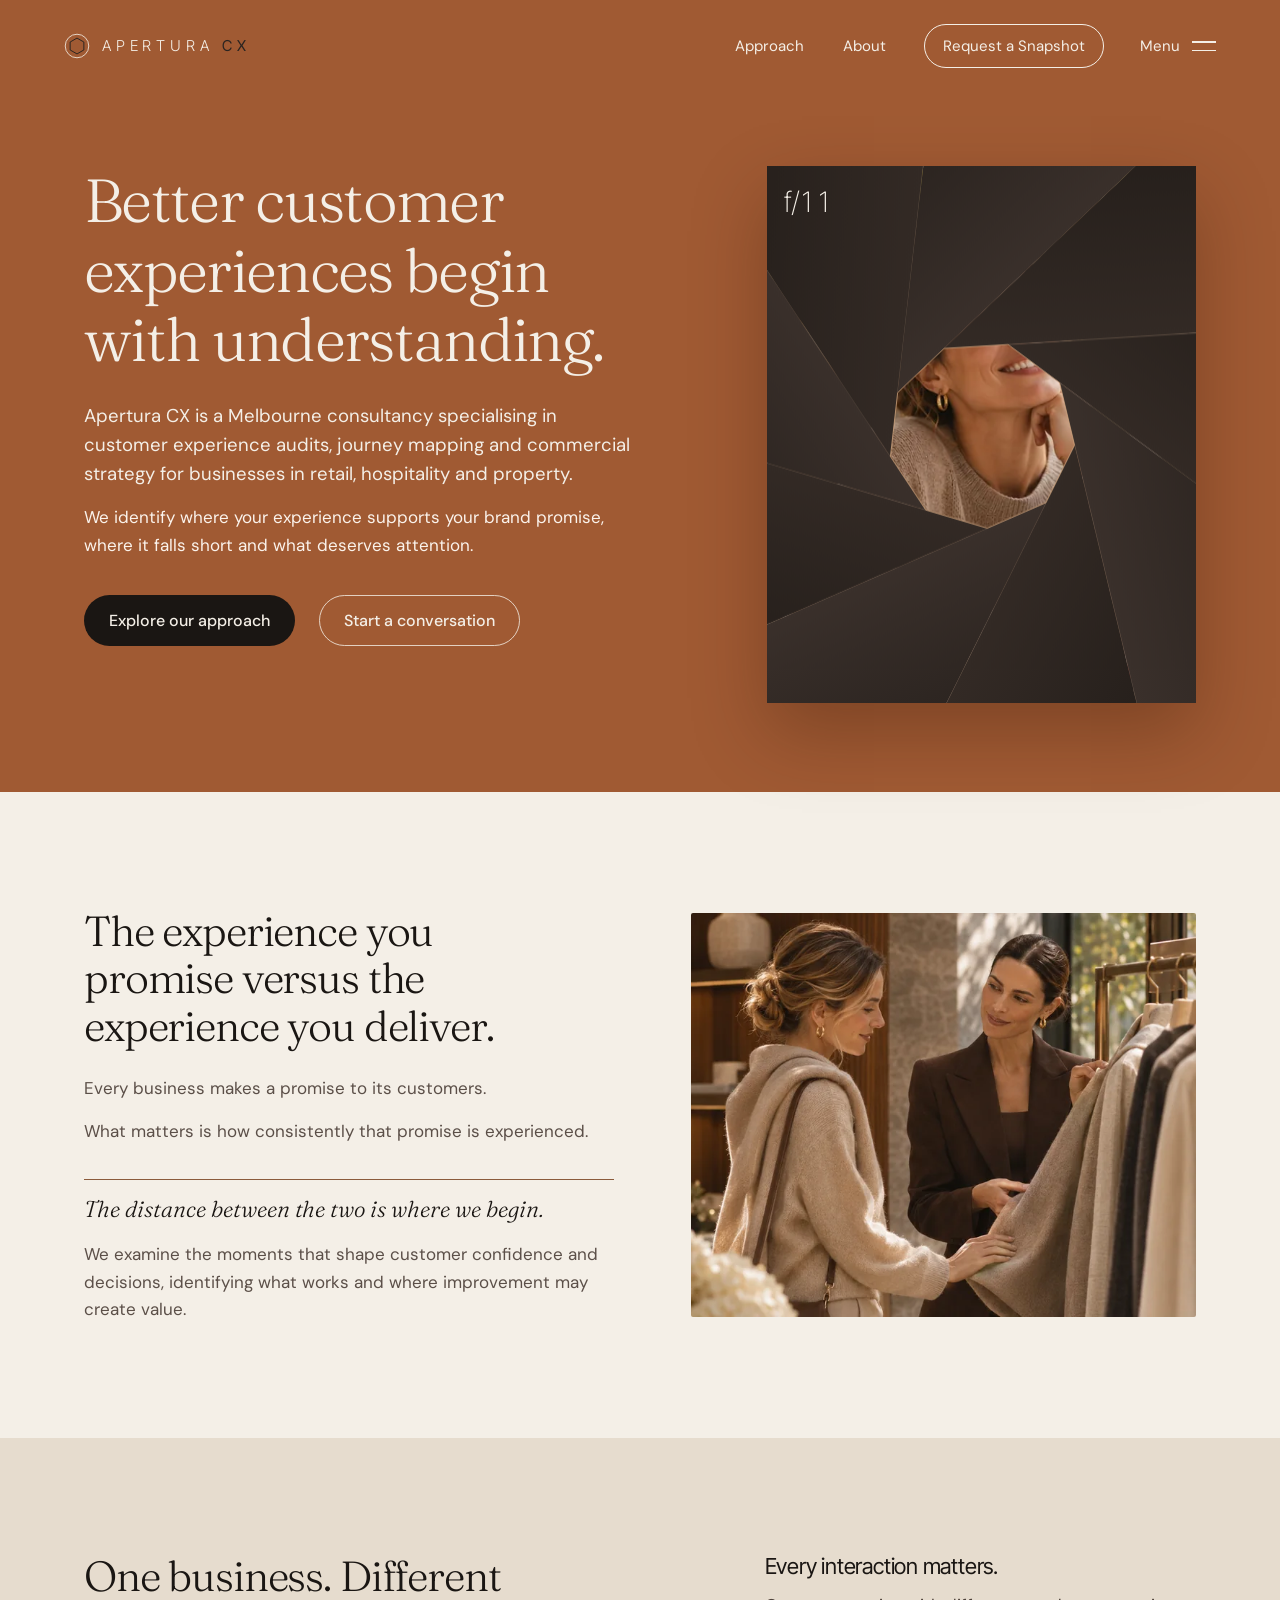
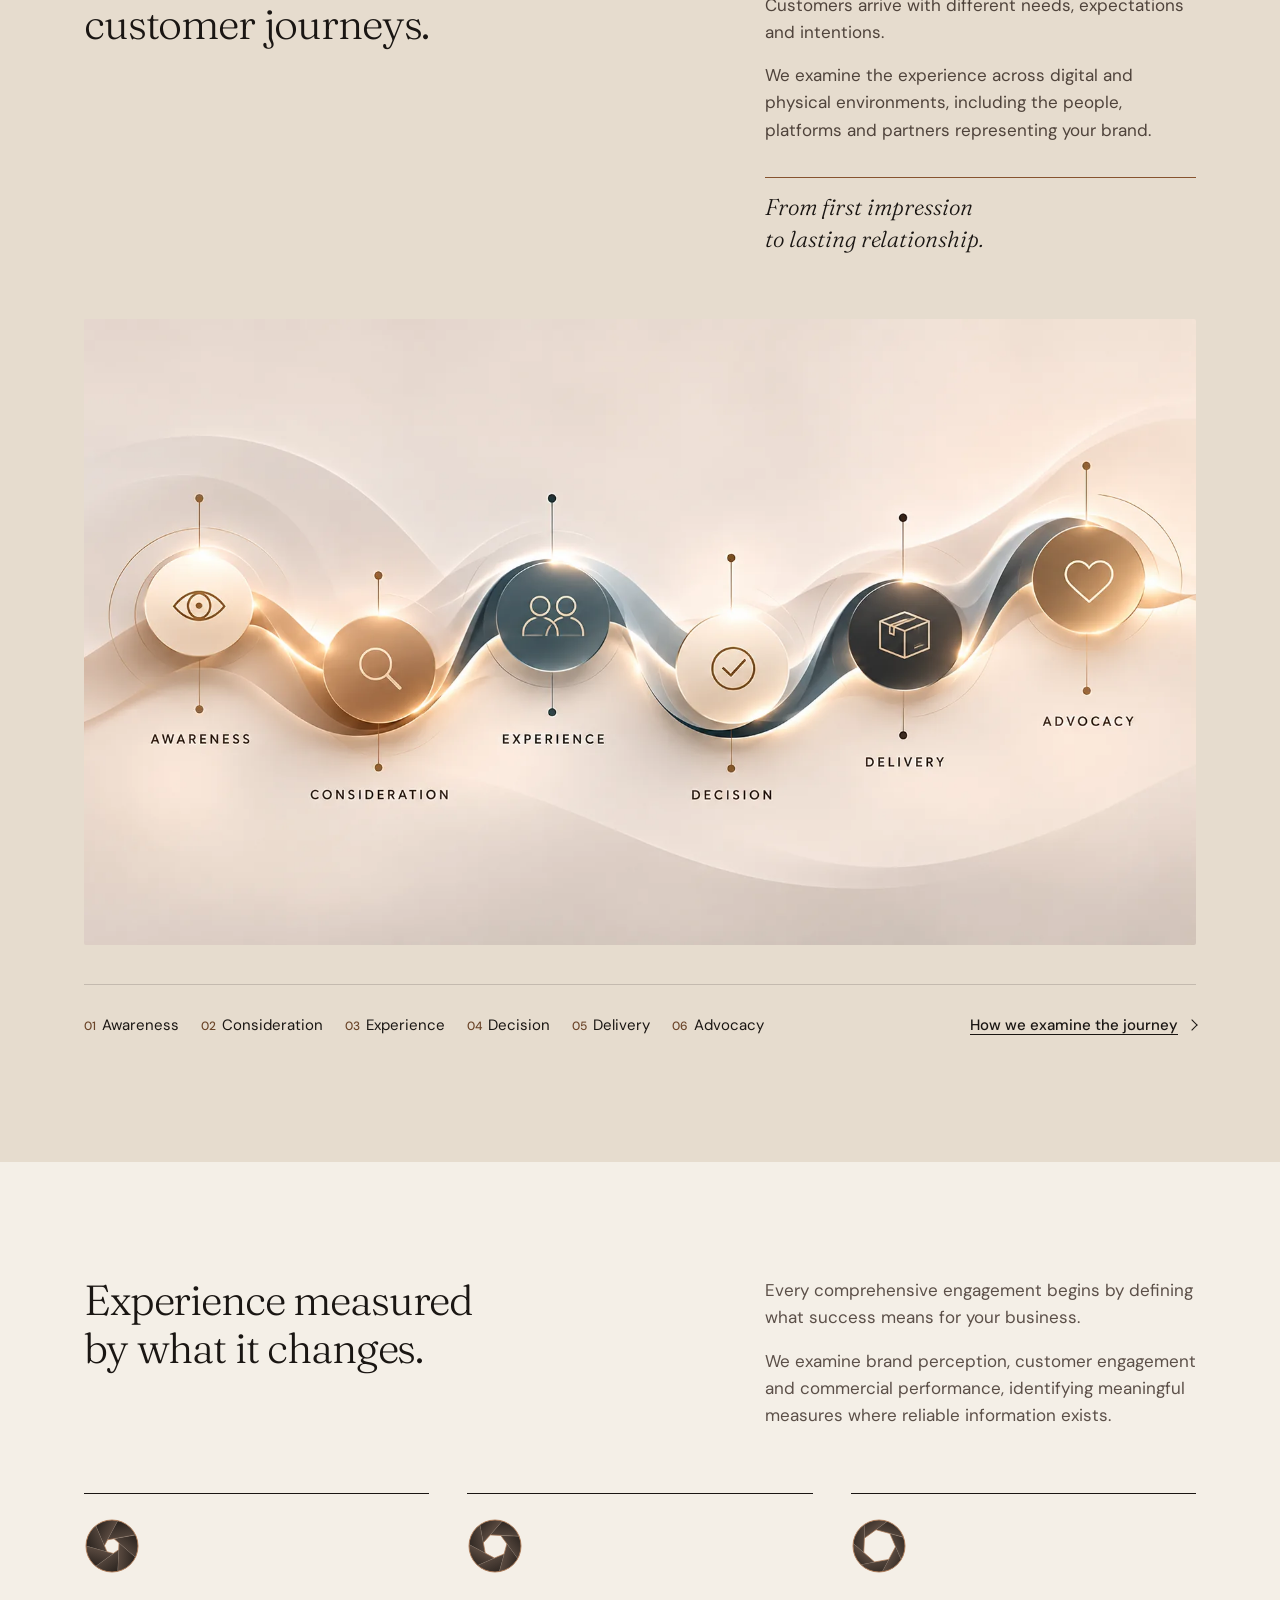
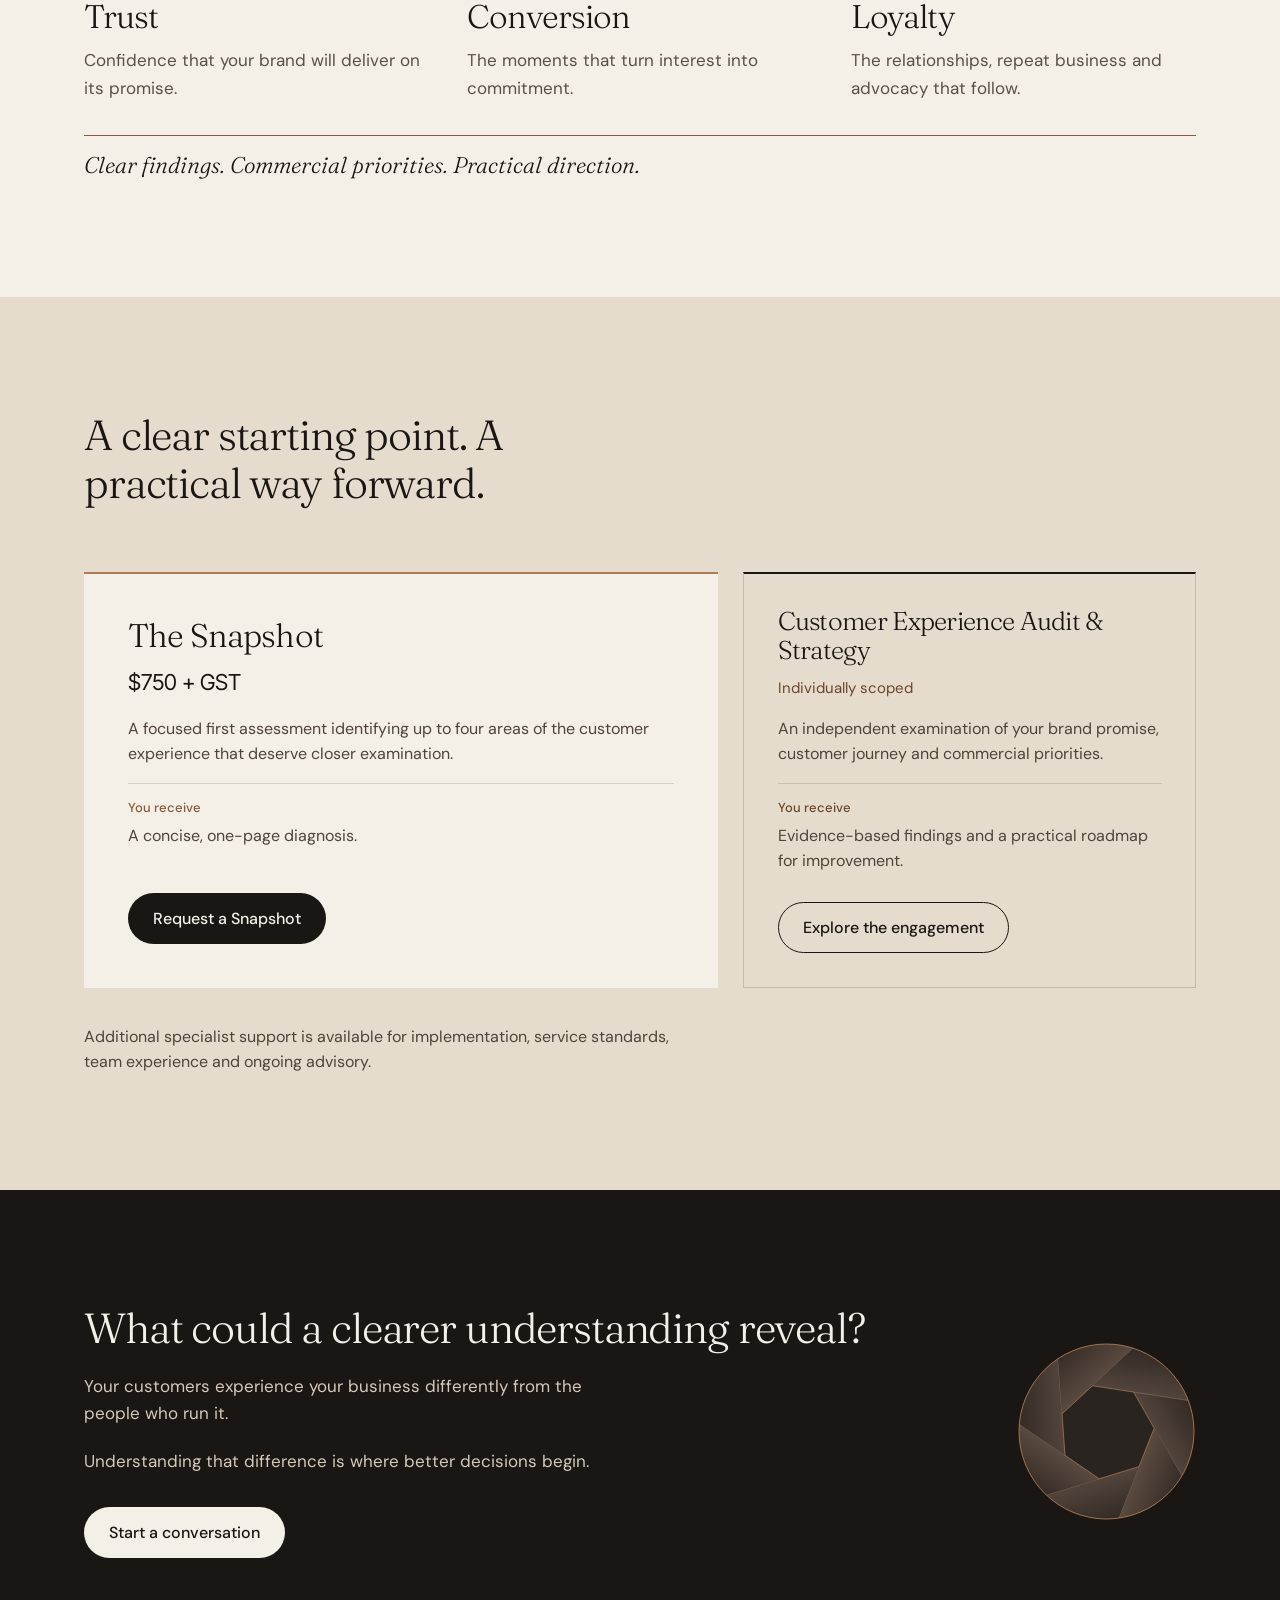
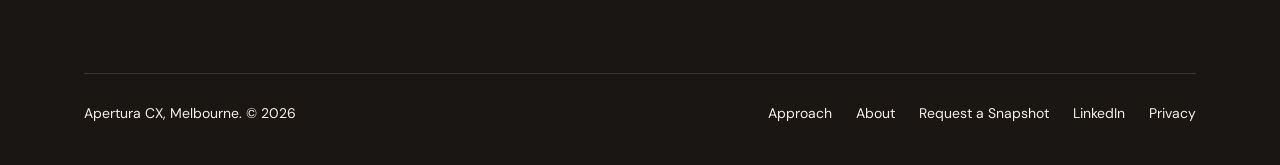
<file: index.html>
<!doctype html>
<html lang="en-AU">
<head>
<meta charset="utf-8">
<meta name="viewport" content="width=device-width, initial-scale=1, viewport-fit=cover">
<title>Customer Experience Consultancy Melbourne | Apertura CX</title>
<meta name="description" content="Apertura CX is a Melbourne customer experience consultancy offering customer experience audits, journey mapping and CX strategy for retail, hospitality and property businesses.">
<link rel="canonical" href="https://cn-bit.github.io/apertura-cx/">
<meta name="robots" content="index, follow">
<meta property="og:type" content="website">
<meta property="og:site_name" content="Apertura CX">
<meta property="og:title" content="Customer Experience Consultancy Melbourne | Apertura CX">
<meta property="og:description" content="Apertura CX is a Melbourne customer experience consultancy offering customer experience audits, journey mapping and CX strategy for retail, hospitality and property businesses.">
<meta property="og:url" content="https://cn-bit.github.io/apertura-cx/">
<meta property="og:locale" content="en_AU">
<meta name="theme-color" content="#A05A33">
<link rel="icon" href="data:image/svg+xml,%3Csvg xmlns='http://www.w3.org/2000/svg' viewBox='0 0 32 32'%3E%3Ccircle cx='16' cy='16' r='15' fill='%231A1613'/%3E%3Cpolygon points='16,5.5 25.09,10.75 25.09,21.25 16,26.5 6.91,21.25 6.91,10.75' fill='%23F4EFE7'/%3E%3C/svg%3E">
<link rel="preload" href="fonts/inter-tight-latin-300-normal.woff2" as="font" type="font/woff2" crossorigin>
<link rel="preload" href="fonts/dm-sans-latin-400-normal.woff2" as="font" type="font/woff2" crossorigin>
<link rel="preload" href="fonts/fraunces-latin-300-normal.woff2" as="font" type="font/woff2" crossorigin>
<link rel="stylesheet" href="site.css?v=20261104-1455">
<script type="application/ld+json">
{
 "@context": "https://schema.org",
 "@type": "ProfessionalService",
 "@id": "https://cn-bit.github.io/apertura-cx/#organisation",
 "name": "Apertura CX",
 "url": "https://cn-bit.github.io/apertura-cx/",
 "description": "Apertura CX is a Melbourne customer experience consultancy offering customer experience audits, journey mapping and CX strategy for retail, hospitality and property businesses.",
 "address": {
  "@type": "PostalAddress",
  "addressLocality": "Melbourne",
  "addressRegion": "VIC",
  "addressCountry": "AU"
 },
 "areaServed": {
  "@type": "City",
  "name": "Melbourne"
 },
 "founder": {
  "@type": "Person",
  "name": "Carl Navè",
  "sameAs": "https://www.linkedin.com/in/carl-nave/"
 },
 "knowsAbout": [
  "Customer experience consultancy",
  "Customer experience audit",
  "Customer journey mapping",
  "CX strategy",
  "Customer experience improvement",
  "Retail customer experience",
  "Hospitality customer experience",
  "Property customer experience"
 ],
 "makesOffer": [
  {
   "@type": "Offer",
   "itemOffered": {
    "@type": "Service",
    "name": "The Snapshot",
    "description": "A focused first assessment of customer-facing digital channels and one physical location, where applicable, within the agreed scope, identifying up to four areas that deserve closer examination in a one-page diagnosis."
   },
   "url": "https://cn-bit.github.io/apertura-cx/begin.html",
   "priceSpecification": {
    "@type": "PriceSpecification",
    "price": "750",
    "priceCurrency": "AUD",
    "valueAddedTaxIncluded": false
   }
  },
  {
   "@type": "Offer",
   "itemOffered": {
    "@type": "Service",
    "name": "Customer Experience Audit & Strategy",
    "description": "An independent examination of a business's brand promise, customer journey and commercial priorities, delivering evidence-based findings and a practical roadmap for improvement. Individually scoped."
   },
   "url": "https://cn-bit.github.io/apertura-cx/approach.html#engagements"
  }
 ]
}
</script>
<script>
  /* Only play the landing sequence when motion is welcome; without script the page simply shows in focus. */
  if (!matchMedia('(prefers-reduced-motion: reduce)').matches) document.documentElement.classList.add('hx-intro');
</script>
</head>
<body class="home-v2 on-bronze">
<a class="skip" href="#main">Skip to content</a>

<header class="site-head" id="head">
  <a class="brand" href="index.html" aria-label="Apertura CX home">
    <svg viewBox="0 0 32 32" aria-hidden="true"><circle cx="16" cy="16" r="14.5" fill="none" stroke="currentColor" stroke-width="1"/><polygon points="16,6.25 24.44,11.13 24.44,20.88 16,25.75 7.56,20.88 7.56,11.13" fill="none" stroke-width="1.2"/></svg>
    <span class="word">APERTURA <span class="cx">CX</span></span>
  </a>
  <div class="head-right">
    <nav class="nav" aria-label="Main">
      <a class="text-link" href="approach.html">Approach</a>
      <a class="text-link" href="about.html">About</a>
      <a class="begin" href="begin.html">Request a Snapshot</a>
    </nav>
    <button class="menu-btn" id="menuBtn" type="button" aria-expanded="false" aria-controls="menu"><span class="menu-word">Menu</span><span class="bars" aria-hidden="true"><i></i><i></i></span></button>
  </div>
</header>

<div class="menu" id="menu" hidden>
  <div class="menu-inner">
    <nav class="menu-links" aria-label="Menu">
      <a href="index.html" aria-current="page">Home</a>
      <a href="approach.html">Approach</a>
      <a href="about.html">About</a>
      <a href="begin.html">Request a Snapshot</a>
    </nav>
    <div class="menu-foot">
      <p>Customer experience and retail growth for founder-led brands in retail, hospitality and property. Melbourne.</p>
      <a href="https://www.linkedin.com/in/carl-nave/" rel="noopener">LinkedIn</a>
    </div>
  </div>
</div>

<main id="main">

  <!-- 1. Hero -->
  <section class="hx-hero field-bronze" aria-labelledby="hero-title">
    <div class="wrap hx-hero-grid">
      <h1 id="hero-title" class="hx-h1">Better customer experiences begin with understanding.</h1>
      <p class="hx-lead hx-p1">Apertura CX is a Melbourne consultancy specialising in customer experience audits, journey mapping and commercial strategy for businesses in retail, hospitality and property.</p>
      <a class="hx-btn hx-btn-primary hx-cta1" href="approach.html">Explore our approach</a>
      <div class="hx-hero-media">
        <div class="hx-lens">
        <figure class="hx-media hx-photo" data-asset="apertura-01-home-hero" style="--ar-d:4/5;--ar-m:4/5">
          <picture class="hx-ph">
            <source type="image/webp" srcset="img/apertura-01-home-hero-480.webp 480w, img/apertura-01-home-hero-692.webp 692w" sizes="(max-width: 720px) calc(100vw - 40px), 460px">
            <img src="img/apertura-01-home-hero-692.jpg" srcset="img/apertura-01-home-hero-480.jpg 480w, img/apertura-01-home-hero-692.jpg 692w" sizes="(max-width: 720px) calc(100vw - 40px), 460px" width="692" height="865" alt="A customer smiling during a positive experience in a contemporary hospitality environment." fetchpriority="high" decoding="async">
          </picture>
        </figure>
          <canvas class="hx-lens-iris" id="heroIris" aria-hidden="true"></canvas>
          <span class="hx-lens-f" id="heroF" aria-hidden="true">f/22</span>
        </div>
      </div>
      <p class="hx-p2">We identify where your experience supports your brand promise, where it falls short and what deserves attention.</p>
      <a class="hx-btn hx-btn-secondary hx-cta2" href="contact.html">Start a conversation</a>
    </div>
  </section>

  <!-- 2. The opportunity -->
  <section class="hx-sec field-ivory" aria-labelledby="promise-title">
    <div class="wrap hx-split-media hx-split-copy-first">
      <div class="hx-copy">
        <h2 id="promise-title" class="hx-h2">The experience you promise versus the experience you deliver.</h2>
        <p>Every business makes a promise to its customers.</p>
        <p>What matters is how consistently that promise is experienced.</p>
        <p class="breakout">The distance between the two is where we begin.</p>
        <p>We examine the moments that shape customer confidence and decisions, identifying what works and where improvement may create value.</p>
      </div>
      <figure class="pic pic-retail-home" style="--ar-d:5/4;--ar-m:5/4">
        <picture>
          <source type="image/webp" srcset="img/apertura-04-home-retail-700.webp 700w, img/apertura-04-home-retail-1122.webp 1122w" sizes="(max-width: 860px) calc(100vw - 40px), 560px">
          <img src="img/apertura-04-home-retail-1122.jpg" srcset="img/apertura-04-home-retail-700.jpg 700w, img/apertura-04-home-retail-1122.jpg 1122w" sizes="(max-width: 860px) calc(100vw - 40px), 560px" width="1122" height="898" alt="A retail adviser assisting a customer with a clothing selection in a boutique." loading="lazy" decoding="async">
        </picture>
      </figure>
    </div>
  </section>

  <!-- 3. Customer journey -->
  <section class="hx-sec hx-journey field-sand" id="journey" aria-labelledby="journey-title">
    <div class="wrap">
      <div class="hx-split-text">
        <h2 id="journey-title" class="hx-h2">One business. Different customer journeys.</h2>
        <div class="hx-copy">
          <h3 class="hx-h3">Every interaction matters.</h3>
          <p>Customers arrive with different needs, expectations and intentions.</p>
          <p>We examine the experience across digital and physical environments, including the people, platforms and partners representing your brand.</p>
          <p class="breakout">From first impression to lasting relationship.</p>
        </div>
      </div>
      <figure class="hx-journey-img" data-asset="apertura-cx-customer-journey">
        <picture>
          <source media="(max-width: 720px)" type="image/webp" srcset="img/apertura-cx-customer-journey-mobile-700.webp 700w, img/apertura-cx-customer-journey-mobile-1024.webp 1024w" sizes="100vw" width="1024" height="1536">
          <source media="(max-width: 720px)" srcset="img/apertura-cx-customer-journey-mobile-700.jpg 700w, img/apertura-cx-customer-journey-mobile-1024.jpg 1024w" sizes="100vw" width="1024" height="1536">
          <source type="image/webp" srcset="img/apertura-cx-customer-journey-desktop-1000.webp 1000w, img/apertura-cx-customer-journey-desktop-1671.webp 1671w" sizes="(min-width: 1300px) 1200px, 100vw">
          <img src="img/apertura-cx-customer-journey-desktop-1671.jpg" srcset="img/apertura-cx-customer-journey-desktop-1000.jpg 1000w, img/apertura-cx-customer-journey-desktop-1671.jpg 1671w" sizes="(min-width: 1300px) 1200px, 100vw" width="1671" height="941" alt="The six stages of the customer journey, from Awareness to Advocacy, shown as connected circles along a flowing line." loading="lazy" decoding="async">
        </picture>
      </figure>
      <div class="hx-stage-row">
        <ol class="hx-stage-labels" aria-label="The six stages of the customer journey">
          <li><span>01</span>Awareness</li><li><span>02</span>Consideration</li><li><span>03</span>Experience</li><li><span>04</span>Decision</li><li><span>05</span>Delivery</li><li><span>06</span>Advocacy</li>
        </ol>
        <a class="text-cta" href="approach.html#examine">How we examine the journey</a>
      </div>
    </div>
  </section>

  <!-- 4. Commercial impact -->
  <section class="hx-sec field-ivory" aria-labelledby="measure-title">
    <div class="wrap">
      <div class="hx-split-text">
        <h2 id="measure-title" class="hx-h2">Experience measured by what it changes.</h2>
        <div class="hx-copy">
          <p>Every comprehensive engagement begins by defining what success means for your business.</p>
          <p>We examine brand perception, customer engagement and commercial performance, identifying meaningful measures where reliable information exists.</p>
        </div>
      </div>
      <ul class="hx-measures">
        <li data-open=".3"><canvas aria-hidden="true"></canvas><h3>Trust</h3><p>Confidence that your brand will deliver on its promise.</p></li>
        <li data-open=".55"><canvas aria-hidden="true"></canvas><h3>Conversion</h3><p>The moments that turn interest into commitment.</p></li>
        <li data-open=".8"><canvas aria-hidden="true"></canvas><h3>Loyalty</h3><p>The relationships, repeat business and advocacy that follow.</p></li>
      </ul>
      <p class="breakout breakout-wide">Clear findings. Commercial priorities. Practical direction.</p>
    </div>
  </section>

  <!-- 5. Ways to work together -->
  <section class="hx-sec field-sand" id="services" aria-labelledby="services-title">
    <div class="wrap">
      <h2 id="services-title" class="hx-h2 hx-h2-solo">A clear starting point. A practical way forward.</h2>
      <ul class="hx-services hx-services-two">
        <li class="hx-service hx-service-lead">
          <h3>The Snapshot</h3>
          <p class="hx-price">$750 + GST</p>
          <p>A focused first assessment identifying up to four areas of the customer experience that deserve closer examination.</p>
          <p class="hx-receive"><span>You receive</span>A concise, one-page diagnosis.</p>
          <a class="hx-btn hx-btn-primary" href="begin.html">Request a Snapshot</a>
        </li>
        <li class="hx-service">
          <h3>Customer Experience Audit &amp; Strategy</h3>
          <p class="hx-price hx-price-quiet">Individually scoped</p>
          <p>An independent examination of your brand promise, customer journey and commercial priorities.</p>
          <p class="hx-receive"><span>You receive</span>Evidence-based findings and a practical roadmap for improvement.</p>
          <a class="hx-btn hx-btn-secondary" href="approach.html#engagements">Explore the engagement</a>
        </li>
      </ul>
      <p class="hx-support">Additional specialist support is available for implementation, service standards, team experience and ongoing advisory.</p>
    </div>
  </section>

  <!-- 6. Closing invitation -->
  <section class="hx-sec hx-close field-espresso" aria-labelledby="close-title">
    <div class="wrap hx-close-grid">
      <div>
        <h2 id="close-title" class="hx-h2">What could a clearer understanding reveal?</h2>
        <p>Your customers experience your business differently from the people who run it.</p>
        <p>Understanding that difference is where better decisions begin.</p>
        <a class="hx-btn hx-btn-light" href="contact.html">Start a conversation</a>
      </div>
      <div class="hx-close-iris" data-open=".9"><canvas aria-hidden="true"></canvas></div>
    </div>
  </section>
</main>

<footer class="field-espresso">
  <div class="wrap"><div class="bar">
    <div>Apertura CX, Melbourne. © 2026</div>
    <nav aria-label="Footer">
      <a href="approach.html">Approach</a>
      <a href="about.html">About</a>
      <a href="begin.html">Request a Snapshot</a>
      <a href="https://www.linkedin.com/in/carl-nave/" rel="noopener">LinkedIn</a>
      <a href="privacy.html">Privacy</a>
    </nav>
  </div></div>
</footer>

<script>
(() => {
  const head = document.getElementById('head');
  const set = () => head.classList.toggle('solid', scrollY > 40);
  addEventListener('scroll', set, { passive: true }); set();
})();
</script>
<script src="site.js?v=20261104-1455"></script>
<script>
(() => {
  const reduce = matchMedia('(prefers-reduced-motion: reduce)').matches;
  const TAU = Math.PI * 2, clamp = (v, a = 0, b = 1) => Math.min(b, Math.max(a, v)), lerp = (a, b, t) => a + (b - a) * t;
  function drawIris(ctx, o) {
    const n = o.n, v = [];
    for (let i = 0; i < n; i++) {
      const a = o.rot + i * TAU / n;
      v.push([o.cx + o.r * Math.cos(a), o.cy + o.r * Math.sin(a)]);
    }
    const e = v.map((p, i) => {
      const q = v[(i + 1) % n], dx = q[0] - p[0], dy = q[1] - p[1], l = Math.hypot(dx, dy) || 1;
      return [dx / l, dy / l];
    });
    ctx.save();
    ctx.beginPath(); ctx.arc(o.cx, o.cy, o.house, 0, TAU); ctx.clip();
    for (let i = 0; i < n; i++) {
      const a = v[i], b = v[(i + 1) % n], ep = e[(i - 1 + n) % n], ei = e[i], L = o.L;
      ctx.beginPath();
      ctx.moveTo(a[0] + ep[0] * L, a[1] + ep[1] * L);
      ctx.lineTo(a[0], a[1]); ctx.lineTo(b[0], b[1]);
      ctx.lineTo(b[0] + ei[0] * L, b[1] + ei[1] * L);
      ctx.closePath();
      const mx = (a[0] + b[0]) / 2, my = (a[1] + b[1]) / 2;
      let nx = mx - o.cx, ny = my - o.cy; const nl = Math.hypot(nx, ny) || 1; nx /= nl; ny /= nl;
      const g = ctx.createLinearGradient(mx, my, mx + nx * o.depth, my + ny * o.depth);
      g.addColorStop(0, i % 2 ? o.lightA : o.lightB);
      g.addColorStop(1, o.base);
      ctx.fillStyle = g; ctx.fill();
      ctx.beginPath(); ctx.moveTo(b[0], b[1]); ctx.lineTo(b[0] + ei[0] * L, b[1] + ei[1] * L);
      ctx.strokeStyle = o.seam; ctx.lineWidth = o.lw; ctx.stroke();
    }
    ctx.beginPath(); v.forEach((p, i) => i ? ctx.lineTo(p[0], p[1]) : ctx.moveTo(p[0], p[1])); ctx.closePath();
    ctx.strokeStyle = o.edge; ctx.lineWidth = o.lw; ctx.stroke();
    ctx.restore();
    if (o.ring > 0) {
      ctx.beginPath(); ctx.arc(o.cx, o.cy, o.house, 0, TAU);
      ctx.strokeStyle = `rgba(176,124,87,${o.ring})`; ctx.lineWidth = o.lw; ctx.stroke();
    }
  }

  function fit(cv) {
    const d = Math.min(devicePixelRatio || 1, 2), w = cv.clientWidth, h = cv.clientHeight;
    cv.width = Math.round(w * d); cv.height = Math.round(h * d);
    const c = cv.getContext('2d'); c.setTransform(d, 0, 0, d, 0, 0);
    return { c, w, h };
  }
  const minis = [...document.querySelectorAll('[data-open]')].map(el => {
    const cv = el.querySelector('canvas');
    const m = { el, cv, f: fit(cv), target: +el.dataset.open, cur: .02, boost: 0, seen: false };
    const on = () => m.boost = .15, off = () => m.boost = 0;
    el.addEventListener('pointerenter', on); el.addEventListener('pointerleave', off);
    el.addEventListener('focus', on); el.addEventListener('blur', off);
    return m;
  });
  addEventListener('resize', () => minis.forEach(m => m.f = fit(m.cv)));
  const io = new IntersectionObserver(es => es.forEach(e => {
    const m = minis.find(x => x.el === e.target); if (m && e.isIntersecting) m.seen = true;
  }), { threshold: .4 });
  minis.forEach(m => io.observe(m.el));
  function frame() {
    minis.forEach(m => {
      const goal = m.seen ? clamp(m.target + m.boost) : .02;
      m.cur = reduce ? goal : lerp(m.cur, goal, .06);
      const { c, w, h } = m.f, R = Math.min(w, h) / 2 - 2;
      if (R <= 0) { if (m.cv.clientWidth) m.f = fit(m.cv); return; }
      c.clearRect(0, 0, w, h);
      c.beginPath(); c.arc(w / 2, h / 2, R, 0, TAU); c.fillStyle = m.el.closest('.field-espresso') ? '#2A2421' : '#F4EFE7'; c.fill();
      drawIris(c, { cx: w / 2, cy: h / 2, r: lerp(R * .08, R * 1.05, m.cur), rot: -Math.PI / 2 + m.cur * 1.25, n: 7,
        house: R, L: R * 4, depth: R * .9, base: '#1A1613', lightA: '#5a4a40', lightB: '#52443b',
        seam: 'rgba(161,138,120,.45)', edge: 'rgba(176,124,87,.7)', lw: 1, ring: .9 });
    });
    requestAnimationFrame(frame);
  }
  requestAnimationFrame(frame);
})();
</script>
<script>
/* Landing sequence. The blades over the hero image open while the headline and image pull into focus. */
(() => {
  const root = document.documentElement;
  const cv = document.getElementById('heroIris');
  const fLabel = document.getElementById('heroF');
  if (!root.classList.contains('hx-intro') || !cv) { cv && cv.remove(); fLabel && fLabel.remove(); return; }
  const TAU = Math.PI * 2, clamp = (v, a = 0, b = 1) => Math.min(b, Math.max(a, v)), lerp = (a, b, t) => a + (b - a) * t;
  const ease = t => t < .5 ? 4 * t * t * t : 1 - Math.pow(-2 * t + 2, 3) / 2;
  const STOPS = ['22', '16', '11', '8', '5.6', '4', '2.8', '2', '1.4'];
  function drawIris(ctx, o) {
    const n = o.n, v = [];
    for (let i = 0; i < n; i++) {
      const a = o.rot + i * TAU / n;
      v.push([o.cx + o.r * Math.cos(a), o.cy + o.r * Math.sin(a)]);
    }
    const e = v.map((p, i) => {
      const q = v[(i + 1) % n], dx = q[0] - p[0], dy = q[1] - p[1], l = Math.hypot(dx, dy) || 1;
      return [dx / l, dy / l];
    });
    ctx.save();
    ctx.beginPath(); ctx.arc(o.cx, o.cy, o.house, 0, TAU); ctx.clip();
    for (let i = 0; i < n; i++) {
      const a = v[i], b = v[(i + 1) % n], ep = e[(i - 1 + n) % n], ei = e[i], L = o.L;
      ctx.beginPath();
      ctx.moveTo(a[0] + ep[0] * L, a[1] + ep[1] * L);
      ctx.lineTo(a[0], a[1]); ctx.lineTo(b[0], b[1]);
      ctx.lineTo(b[0] + ei[0] * L, b[1] + ei[1] * L);
      ctx.closePath();
      const mx = (a[0] + b[0]) / 2, my = (a[1] + b[1]) / 2;
      let nx = mx - o.cx, ny = my - o.cy; const nl = Math.hypot(nx, ny) || 1; nx /= nl; ny /= nl;
      const g = ctx.createLinearGradient(mx, my, mx + nx * o.depth, my + ny * o.depth);
      g.addColorStop(0, i % 2 ? o.lightA : o.lightB);
      g.addColorStop(1, o.base);
      ctx.fillStyle = g; ctx.fill();
      ctx.beginPath(); ctx.moveTo(b[0], b[1]); ctx.lineTo(b[0] + ei[0] * L, b[1] + ei[1] * L);
      ctx.strokeStyle = o.seam; ctx.lineWidth = o.lw; ctx.stroke();
    }
    ctx.beginPath(); v.forEach((p, i) => i ? ctx.lineTo(p[0], p[1]) : ctx.moveTo(p[0], p[1])); ctx.closePath();
    ctx.strokeStyle = o.edge; ctx.lineWidth = o.lw; ctx.stroke();
    ctx.restore();
    if (o.ring > 0) {
      ctx.beginPath(); ctx.arc(o.cx, o.cy, o.house, 0, TAU);
      ctx.strokeStyle = `rgba(176,124,87,${o.ring})`; ctx.lineWidth = o.lw; ctx.stroke();
    }
  }


  const d = Math.min(devicePixelRatio || 1, 2);
  let w = 0, h = 0, c;
  function size() {
    w = cv.clientWidth; h = cv.clientHeight;
    cv.width = Math.round(w * d); cv.height = Math.round(h * d);
    c = cv.getContext('2d'); c.setTransform(d, 0, 0, d, 0, 0);
  }
  size();
  requestAnimationFrame(() => root.classList.add('hx-in'));
  const DELAY = 700, DUR = 4200;
  let start = null, shown = -1;
  function frame(now) {
    if (start === null) start = now;
    const t = clamp((now - start - DELAY) / DUR), e = ease(t);
    const diag = Math.hypot(w, h) / 2, m = Math.min(w, h);
    const r = lerp(m * .035, diag * 1.08, e);
    c.clearRect(0, 0, w, h);
    drawIris(c, {
      cx: w / 2, cy: h / 2, r, rot: -Math.PI / 2 + e * 1.3, n: 9, house: diag * 1.4, L: diag * 4, depth: diag,
      base: '#1A1613', lightA: '#3a302b', lightB: '#332a25',
      seam: 'rgba(161,138,120,.35)', edge: 'rgba(214,170,130,.75)', lw: 1, ring: 0
    });
    const i = Math.round(e * (STOPS.length - 1));
    if (i !== shown) { fLabel.textContent = 'f/' + STOPS[i]; shown = i; }
    if (t < 1) requestAnimationFrame(frame);
    else { root.classList.add('hx-open'); setTimeout(() => { cv.remove(); fLabel.remove(); }, 1100); }
  }
  requestAnimationFrame(frame);
  addEventListener('resize', size, { once: true });
})();
</script>
<script>
/* Customer journey stages open one at a time, including in browsers without native exclusive details. */
(() => {
  const all = [...document.querySelectorAll('details.hx-stage')];
  all.forEach(d => d.addEventListener('toggle', () => { if (d.open) all.forEach(o => { if (o !== d && o.open) o.open = false; }); }));
})();
</script>
</body>
</html>
</file>
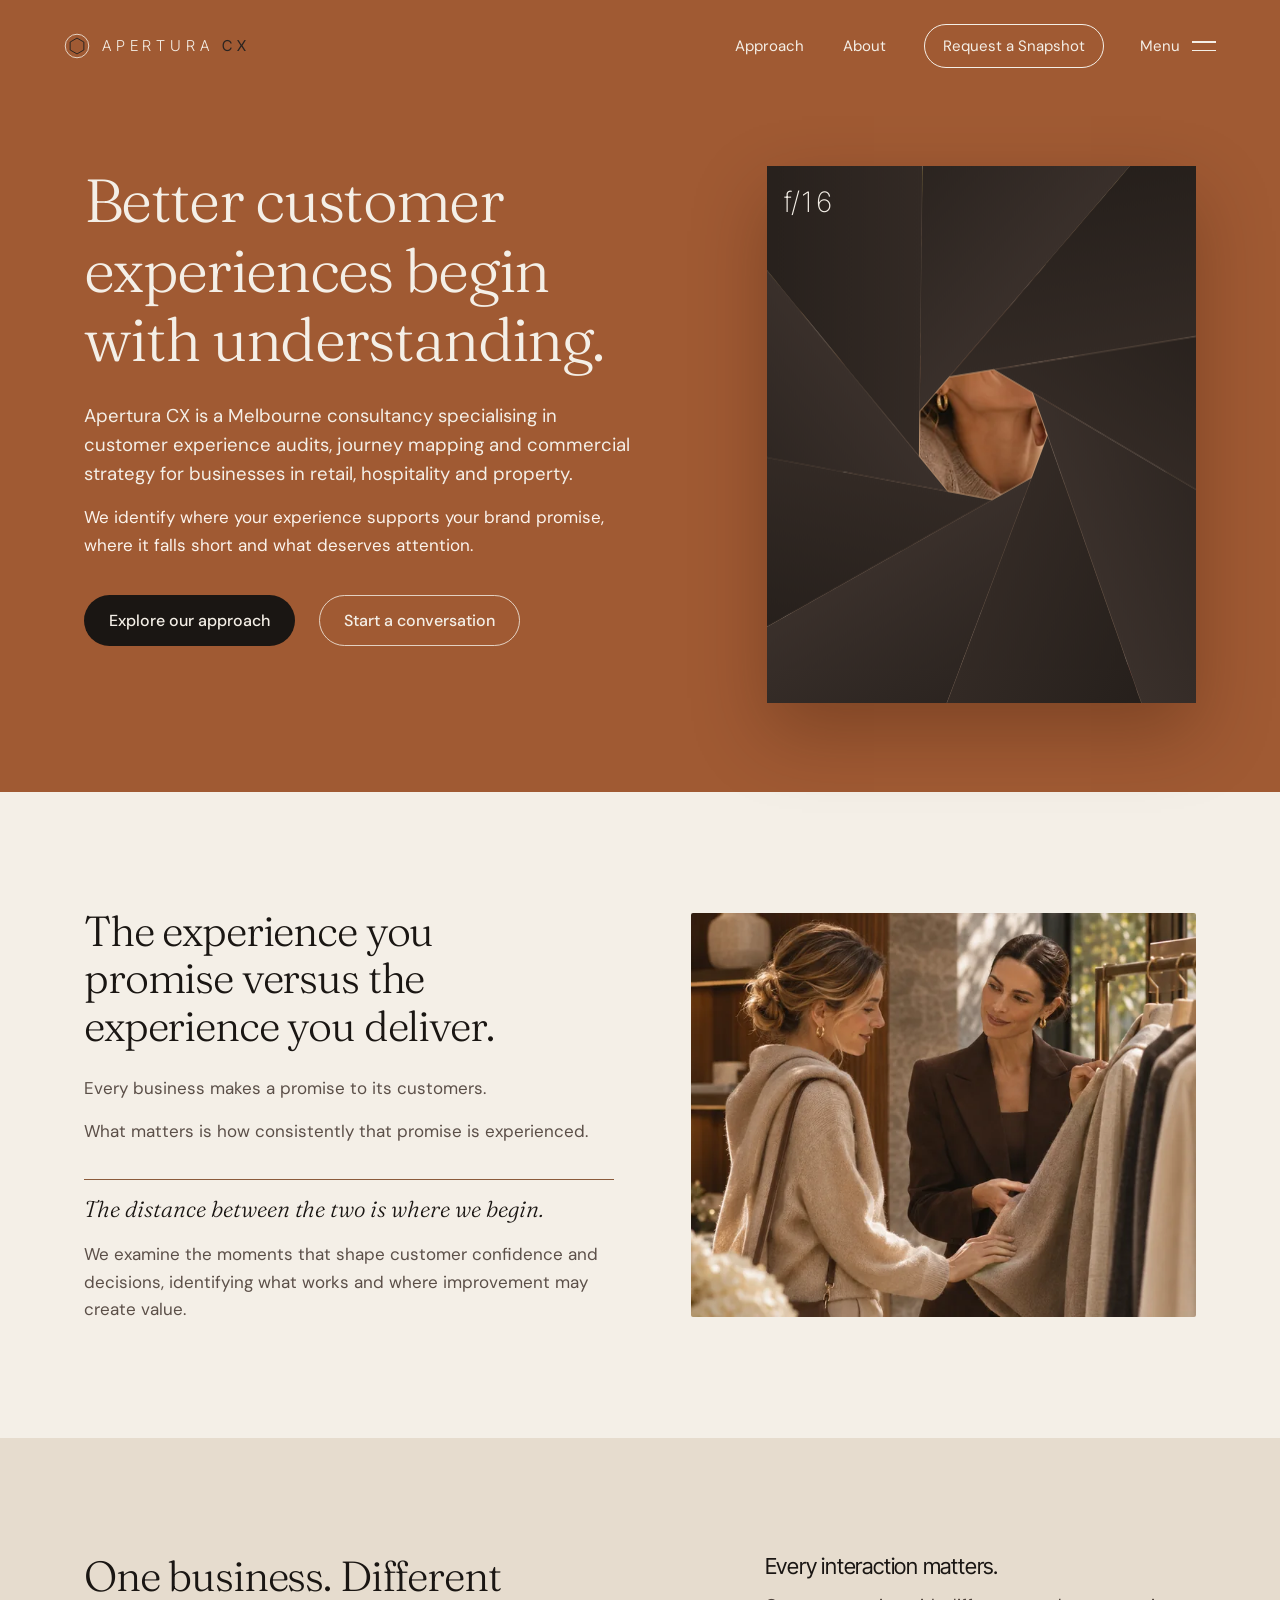
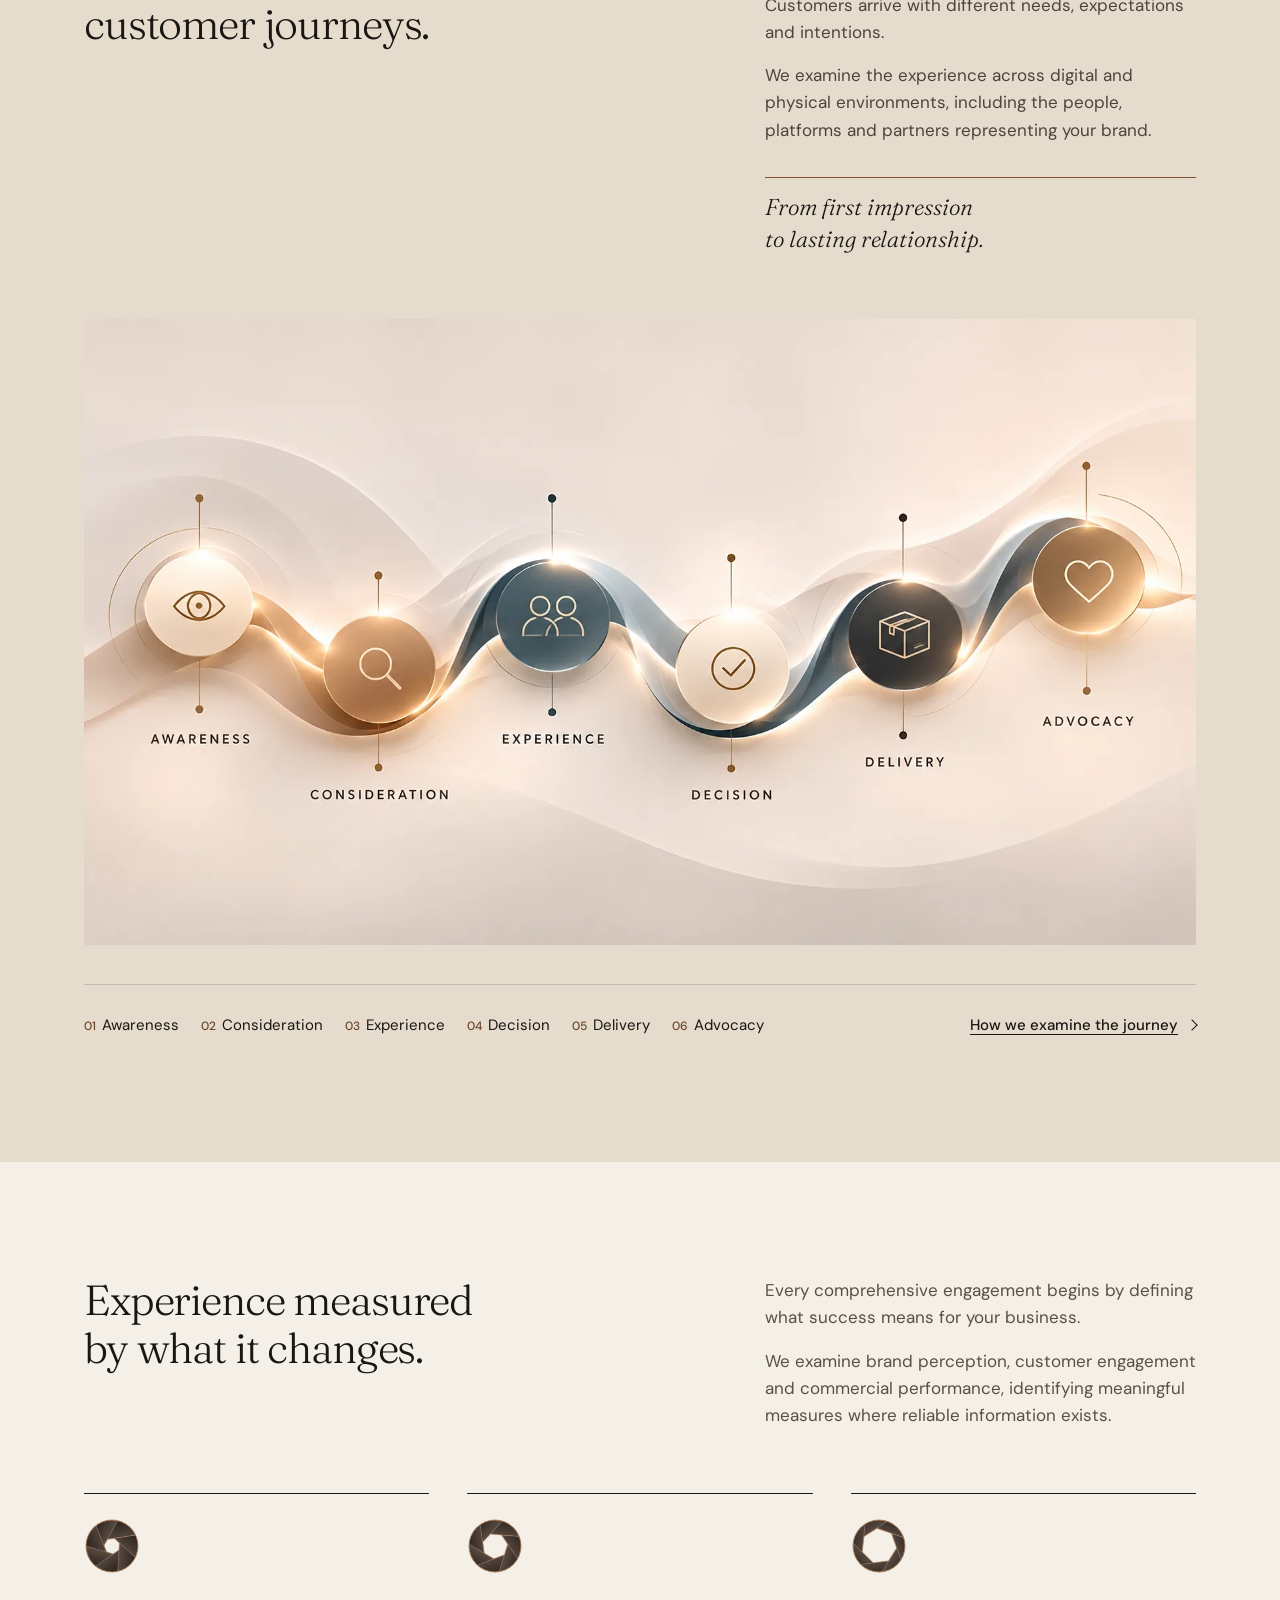
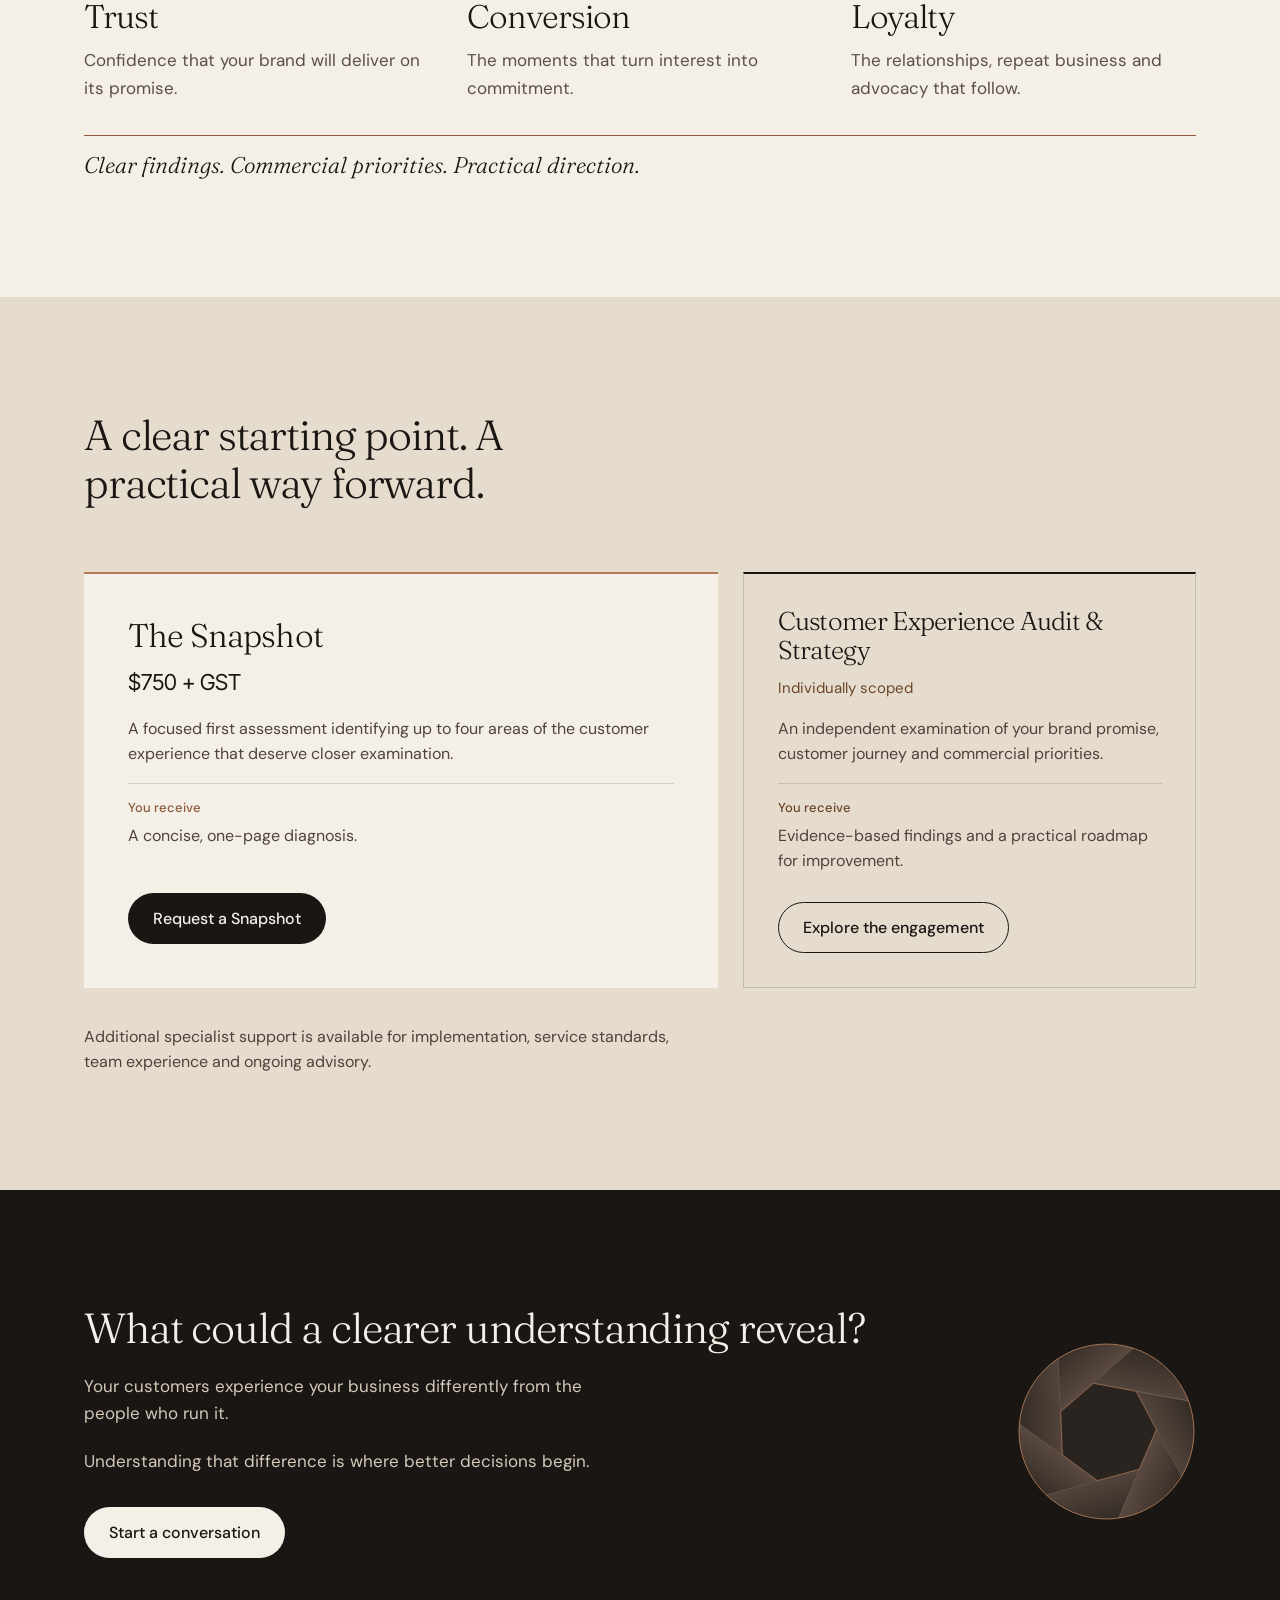
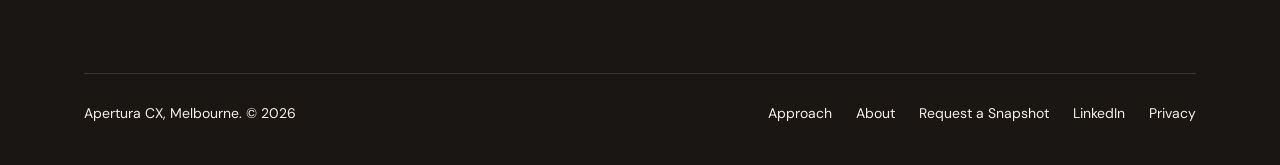
<file: preview/index.html>
<!doctype html>
<html lang="en-AU">
<head>
<meta charset="utf-8">
<meta name="robots" content="noindex, nofollow">
<meta name="viewport" content="width=device-width, initial-scale=1, viewport-fit=cover">
<title>Customer Experience Consultancy Melbourne | Apertura CX</title>
<meta name="description" content="Apertura CX is a Melbourne customer experience consultancy offering customer experience audits, journey mapping and CX strategy for retail, hospitality and property businesses.">

<meta property="og:type" content="website">
<meta property="og:site_name" content="Apertura CX">
<meta property="og:title" content="Customer Experience Consultancy Melbourne | Apertura CX">
<meta property="og:description" content="Apertura CX is a Melbourne customer experience consultancy offering customer experience audits, journey mapping and CX strategy for retail, hospitality and property businesses.">
<meta property="og:url" content="https://cn-bit.github.io/apertura-cx/">
<meta property="og:locale" content="en_AU">
<meta name="theme-color" content="#A05A33">
<link rel="icon" href="data:image/svg+xml,%3Csvg xmlns='http://www.w3.org/2000/svg' viewBox='0 0 32 32'%3E%3Ccircle cx='16' cy='16' r='15' fill='%231A1613'/%3E%3Cpolygon points='16,5.5 25.09,10.75 25.09,21.25 16,26.5 6.91,21.25 6.91,10.75' fill='%23F4EFE7'/%3E%3C/svg%3E">
<link rel="preload" href="fonts/inter-tight-latin-300-normal.woff2" as="font" type="font/woff2" crossorigin>
<link rel="preload" href="fonts/dm-sans-latin-400-normal.woff2" as="font" type="font/woff2" crossorigin>
<link rel="preload" href="fonts/fraunces-latin-300-normal.woff2" as="font" type="font/woff2" crossorigin>
<link rel="stylesheet" href="site.css?v=20261104-1455">
<script>
  /* Only play the landing sequence when motion is welcome; without script the page simply shows in focus. */
  if (!matchMedia('(prefers-reduced-motion: reduce)').matches) document.documentElement.classList.add('hx-intro');
</script>
</head>
<body class="home-v2 on-bronze">
<a class="skip" href="#main">Skip to content</a>

<header class="site-head" id="head">
  <a class="brand" href="index.html" aria-label="Apertura CX home">
    <svg viewBox="0 0 32 32" aria-hidden="true"><circle cx="16" cy="16" r="14.5" fill="none" stroke="currentColor" stroke-width="1"/><polygon points="16,6.25 24.44,11.13 24.44,20.88 16,25.75 7.56,20.88 7.56,11.13" fill="none" stroke-width="1.2"/></svg>
    <span class="word">APERTURA <span class="cx">CX</span></span>
  </a>
  <div class="head-right">
    <nav class="nav" aria-label="Main">
      <a class="text-link" href="approach.html">Approach</a>
      <a class="text-link" href="about.html">About</a>
      <a class="begin" href="begin.html">Request a Snapshot</a>
    </nav>
    <button class="menu-btn" id="menuBtn" type="button" aria-expanded="false" aria-controls="menu"><span class="menu-word">Menu</span><span class="bars" aria-hidden="true"><i></i><i></i></span></button>
  </div>
</header>

<div class="menu" id="menu" hidden>
  <div class="menu-inner">
    <nav class="menu-links" aria-label="Menu">
      <a href="index.html" aria-current="page">Home</a>
      <a href="approach.html">Approach</a>
      <a href="about.html">About</a>
      <a href="begin.html">Request a Snapshot</a>
    </nav>
    <div class="menu-foot">
      <p>Customer experience and retail growth for founder-led brands in retail, hospitality and property. Melbourne.</p>
      <a href="https://www.linkedin.com/in/carl-nave/" rel="noopener">LinkedIn</a>
    </div>
  </div>
</div>

<main id="main">

  <!-- 1. Hero -->
  <section class="hx-hero field-bronze" aria-labelledby="hero-title">
    <div class="wrap hx-hero-grid">
      <h1 id="hero-title" class="hx-h1">Better customer experiences begin with understanding.</h1>
      <p class="hx-lead hx-p1">Apertura CX is a Melbourne consultancy specialising in customer experience audits, journey mapping and commercial strategy for businesses in retail, hospitality and property.</p>
      <a class="hx-btn hx-btn-primary hx-cta1" href="approach.html">Explore our approach</a>
      <div class="hx-hero-media">
        <div class="hx-lens">
        <figure class="hx-media hx-photo" data-asset="apertura-01-home-hero" style="--ar-d:4/5;--ar-m:4/5">
          <picture class="hx-ph">
            <source type="image/webp" srcset="img/apertura-01-home-hero-480.webp 480w, img/apertura-01-home-hero-692.webp 692w" sizes="(max-width: 720px) calc(100vw - 40px), 460px">
            <img src="img/apertura-01-home-hero-692.jpg" srcset="img/apertura-01-home-hero-480.jpg 480w, img/apertura-01-home-hero-692.jpg 692w" sizes="(max-width: 720px) calc(100vw - 40px), 460px" width="692" height="865" alt="A customer smiling during a positive experience in a contemporary hospitality environment." fetchpriority="high" decoding="async">
          </picture>
        </figure>
          <canvas class="hx-lens-iris" id="heroIris" aria-hidden="true"></canvas>
          <span class="hx-lens-f" id="heroF" aria-hidden="true">f/22</span>
        </div>
      </div>
      <p class="hx-p2">We identify where your experience supports your brand promise, where it falls short and what deserves attention.</p>
      <a class="hx-btn hx-btn-secondary hx-cta2" href="contact.html">Start a conversation</a>
    </div>
  </section>

  <!-- 2. The opportunity -->
  <section class="hx-sec field-ivory" aria-labelledby="promise-title">
    <div class="wrap hx-split-media hx-split-copy-first">
      <div class="hx-copy">
        <h2 id="promise-title" class="hx-h2">The experience you promise versus the experience you deliver.</h2>
        <p>Every business makes a promise to its customers.</p>
        <p>What matters is how consistently that promise is experienced.</p>
        <p class="breakout">The distance between the two is where we begin.</p>
        <p>We examine the moments that shape customer confidence and decisions, identifying what works and where improvement may create value.</p>
      </div>
      <figure class="pic pic-retail-home" style="--ar-d:5/4;--ar-m:5/4">
        <picture>
          <source type="image/webp" srcset="img/apertura-04-home-retail-700.webp 700w, img/apertura-04-home-retail-1122.webp 1122w" sizes="(max-width: 860px) calc(100vw - 40px), 560px">
          <img src="img/apertura-04-home-retail-1122.jpg" srcset="img/apertura-04-home-retail-700.jpg 700w, img/apertura-04-home-retail-1122.jpg 1122w" sizes="(max-width: 860px) calc(100vw - 40px), 560px" width="1122" height="898" alt="A retail adviser assisting a customer with a clothing selection in a boutique." loading="lazy" decoding="async">
        </picture>
      </figure>
    </div>
  </section>

  <!-- 3. Customer journey -->
  <section class="hx-sec hx-journey field-sand" id="journey" aria-labelledby="journey-title">
    <div class="wrap">
      <div class="hx-split-text">
        <h2 id="journey-title" class="hx-h2">One business. Different customer journeys.</h2>
        <div class="hx-copy">
          <h3 class="hx-h3">Every interaction matters.</h3>
          <p>Customers arrive with different needs, expectations and intentions.</p>
          <p>We examine the experience across digital and physical environments, including the people, platforms and partners representing your brand.</p>
          <p class="breakout">From first impression to lasting relationship.</p>
        </div>
      </div>
      <figure class="hx-journey-img" data-asset="apertura-cx-customer-journey">
        <picture>
          <source media="(max-width: 720px)" type="image/webp" srcset="img/apertura-cx-customer-journey-mobile-700.webp 700w, img/apertura-cx-customer-journey-mobile-1024.webp 1024w" sizes="100vw" width="1024" height="1536">
          <source media="(max-width: 720px)" srcset="img/apertura-cx-customer-journey-mobile-700.jpg 700w, img/apertura-cx-customer-journey-mobile-1024.jpg 1024w" sizes="100vw" width="1024" height="1536">
          <source type="image/webp" srcset="img/apertura-cx-customer-journey-desktop-1000.webp 1000w, img/apertura-cx-customer-journey-desktop-1671.webp 1671w" sizes="(min-width: 1300px) 1200px, 100vw">
          <img src="img/apertura-cx-customer-journey-desktop-1671.jpg" srcset="img/apertura-cx-customer-journey-desktop-1000.jpg 1000w, img/apertura-cx-customer-journey-desktop-1671.jpg 1671w" sizes="(min-width: 1300px) 1200px, 100vw" width="1671" height="941" alt="The six stages of the customer journey, from Awareness to Advocacy, shown as connected circles along a flowing line." loading="lazy" decoding="async">
        </picture>
      </figure>
      <div class="hx-stage-row">
        <ol class="hx-stage-labels" aria-label="The six stages of the customer journey">
          <li><span>01</span>Awareness</li><li><span>02</span>Consideration</li><li><span>03</span>Experience</li><li><span>04</span>Decision</li><li><span>05</span>Delivery</li><li><span>06</span>Advocacy</li>
        </ol>
        <a class="text-cta" href="approach.html#examine">How we examine the journey</a>
      </div>
    </div>
  </section>

  <!-- 4. Commercial impact -->
  <section class="hx-sec field-ivory" aria-labelledby="measure-title">
    <div class="wrap">
      <div class="hx-split-text">
        <h2 id="measure-title" class="hx-h2">Experience measured by what it changes.</h2>
        <div class="hx-copy">
          <p>Every comprehensive engagement begins by defining what success means for your business.</p>
          <p>We examine brand perception, customer engagement and commercial performance, identifying meaningful measures where reliable information exists.</p>
        </div>
      </div>
      <ul class="hx-measures">
        <li data-open=".3"><canvas aria-hidden="true"></canvas><h3>Trust</h3><p>Confidence that your brand will deliver on its promise.</p></li>
        <li data-open=".55"><canvas aria-hidden="true"></canvas><h3>Conversion</h3><p>The moments that turn interest into commitment.</p></li>
        <li data-open=".8"><canvas aria-hidden="true"></canvas><h3>Loyalty</h3><p>The relationships, repeat business and advocacy that follow.</p></li>
      </ul>
      <p class="breakout breakout-wide">Clear findings. Commercial priorities. Practical direction.</p>
    </div>
  </section>

  <!-- 5. Ways to work together -->
  <section class="hx-sec field-sand" id="services" aria-labelledby="services-title">
    <div class="wrap">
      <h2 id="services-title" class="hx-h2 hx-h2-solo">A clear starting point. A practical way forward.</h2>
      <ul class="hx-services hx-services-two">
        <li class="hx-service hx-service-lead">
          <h3>The Snapshot</h3>
          <p class="hx-price">$750 + GST</p>
          <p>A focused first assessment identifying up to four areas of the customer experience that deserve closer examination.</p>
          <p class="hx-receive"><span>You receive</span>A concise, one-page diagnosis.</p>
          <a class="hx-btn hx-btn-primary" href="begin.html">Request a Snapshot</a>
        </li>
        <li class="hx-service">
          <h3>Customer Experience Audit &amp; Strategy</h3>
          <p class="hx-price hx-price-quiet">Individually scoped</p>
          <p>An independent examination of your brand promise, customer journey and commercial priorities.</p>
          <p class="hx-receive"><span>You receive</span>Evidence-based findings and a practical roadmap for improvement.</p>
          <a class="hx-btn hx-btn-secondary" href="approach.html#engagements">Explore the engagement</a>
        </li>
      </ul>
      <p class="hx-support">Additional specialist support is available for implementation, service standards, team experience and ongoing advisory.</p>
    </div>
  </section>

  <!-- 6. Closing invitation -->
  <section class="hx-sec hx-close field-espresso" aria-labelledby="close-title">
    <div class="wrap hx-close-grid">
      <div>
        <h2 id="close-title" class="hx-h2">What could a clearer understanding reveal?</h2>
        <p>Your customers experience your business differently from the people who run it.</p>
        <p>Understanding that difference is where better decisions begin.</p>
        <a class="hx-btn hx-btn-light" href="contact.html">Start a conversation</a>
      </div>
      <div class="hx-close-iris" data-open=".9"><canvas aria-hidden="true"></canvas></div>
    </div>
  </section>
</main>

<footer class="field-espresso">
  <div class="wrap"><div class="bar">
    <div>Apertura CX, Melbourne. © 2026</div>
    <nav aria-label="Footer">
      <a href="approach.html">Approach</a>
      <a href="about.html">About</a>
      <a href="begin.html">Request a Snapshot</a>
      <a href="https://www.linkedin.com/in/carl-nave/" rel="noopener">LinkedIn</a>
      <a href="privacy.html">Privacy</a>
    </nav>
  </div></div>
</footer>

<script>
(() => {
  const head = document.getElementById('head');
  const set = () => head.classList.toggle('solid', scrollY > 40);
  addEventListener('scroll', set, { passive: true }); set();
})();
</script>
<script src="site.js?v=20261104-1455"></script>
<script>
(() => {
  const reduce = matchMedia('(prefers-reduced-motion: reduce)').matches;
  const TAU = Math.PI * 2, clamp = (v, a = 0, b = 1) => Math.min(b, Math.max(a, v)), lerp = (a, b, t) => a + (b - a) * t;
  function drawIris(ctx, o) {
    const n = o.n, v = [];
    for (let i = 0; i < n; i++) {
      const a = o.rot + i * TAU / n;
      v.push([o.cx + o.r * Math.cos(a), o.cy + o.r * Math.sin(a)]);
    }
    const e = v.map((p, i) => {
      const q = v[(i + 1) % n], dx = q[0] - p[0], dy = q[1] - p[1], l = Math.hypot(dx, dy) || 1;
      return [dx / l, dy / l];
    });
    ctx.save();
    ctx.beginPath(); ctx.arc(o.cx, o.cy, o.house, 0, TAU); ctx.clip();
    for (let i = 0; i < n; i++) {
      const a = v[i], b = v[(i + 1) % n], ep = e[(i - 1 + n) % n], ei = e[i], L = o.L;
      ctx.beginPath();
      ctx.moveTo(a[0] + ep[0] * L, a[1] + ep[1] * L);
      ctx.lineTo(a[0], a[1]); ctx.lineTo(b[0], b[1]);
      ctx.lineTo(b[0] + ei[0] * L, b[1] + ei[1] * L);
      ctx.closePath();
      const mx = (a[0] + b[0]) / 2, my = (a[1] + b[1]) / 2;
      let nx = mx - o.cx, ny = my - o.cy; const nl = Math.hypot(nx, ny) || 1; nx /= nl; ny /= nl;
      const g = ctx.createLinearGradient(mx, my, mx + nx * o.depth, my + ny * o.depth);
      g.addColorStop(0, i % 2 ? o.lightA : o.lightB);
      g.addColorStop(1, o.base);
      ctx.fillStyle = g; ctx.fill();
      ctx.beginPath(); ctx.moveTo(b[0], b[1]); ctx.lineTo(b[0] + ei[0] * L, b[1] + ei[1] * L);
      ctx.strokeStyle = o.seam; ctx.lineWidth = o.lw; ctx.stroke();
    }
    ctx.beginPath(); v.forEach((p, i) => i ? ctx.lineTo(p[0], p[1]) : ctx.moveTo(p[0], p[1])); ctx.closePath();
    ctx.strokeStyle = o.edge; ctx.lineWidth = o.lw; ctx.stroke();
    ctx.restore();
    if (o.ring > 0) {
      ctx.beginPath(); ctx.arc(o.cx, o.cy, o.house, 0, TAU);
      ctx.strokeStyle = `rgba(176,124,87,${o.ring})`; ctx.lineWidth = o.lw; ctx.stroke();
    }
  }

  function fit(cv) {
    const d = Math.min(devicePixelRatio || 1, 2), w = cv.clientWidth, h = cv.clientHeight;
    cv.width = Math.round(w * d); cv.height = Math.round(h * d);
    const c = cv.getContext('2d'); c.setTransform(d, 0, 0, d, 0, 0);
    return { c, w, h };
  }
  const minis = [...document.querySelectorAll('[data-open]')].map(el => {
    const cv = el.querySelector('canvas');
    const m = { el, cv, f: fit(cv), target: +el.dataset.open, cur: .02, boost: 0, seen: false };
    const on = () => m.boost = .15, off = () => m.boost = 0;
    el.addEventListener('pointerenter', on); el.addEventListener('pointerleave', off);
    el.addEventListener('focus', on); el.addEventListener('blur', off);
    return m;
  });
  addEventListener('resize', () => minis.forEach(m => m.f = fit(m.cv)));
  const io = new IntersectionObserver(es => es.forEach(e => {
    const m = minis.find(x => x.el === e.target); if (m && e.isIntersecting) m.seen = true;
  }), { threshold: .4 });
  minis.forEach(m => io.observe(m.el));
  function frame() {
    minis.forEach(m => {
      const goal = m.seen ? clamp(m.target + m.boost) : .02;
      m.cur = reduce ? goal : lerp(m.cur, goal, .06);
      const { c, w, h } = m.f, R = Math.min(w, h) / 2 - 2;
      if (R <= 0) { if (m.cv.clientWidth) m.f = fit(m.cv); return; }
      c.clearRect(0, 0, w, h);
      c.beginPath(); c.arc(w / 2, h / 2, R, 0, TAU); c.fillStyle = m.el.closest('.field-espresso') ? '#2A2421' : '#F4EFE7'; c.fill();
      drawIris(c, { cx: w / 2, cy: h / 2, r: lerp(R * .08, R * 1.05, m.cur), rot: -Math.PI / 2 + m.cur * 1.25, n: 7,
        house: R, L: R * 4, depth: R * .9, base: '#1A1613', lightA: '#5a4a40', lightB: '#52443b',
        seam: 'rgba(161,138,120,.45)', edge: 'rgba(176,124,87,.7)', lw: 1, ring: .9 });
    });
    requestAnimationFrame(frame);
  }
  requestAnimationFrame(frame);
})();
</script>
<script>
/* Landing sequence. The blades over the hero image open while the headline and image pull into focus. */
(() => {
  const root = document.documentElement;
  const cv = document.getElementById('heroIris');
  const fLabel = document.getElementById('heroF');
  if (!root.classList.contains('hx-intro') || !cv) { cv && cv.remove(); fLabel && fLabel.remove(); return; }
  const TAU = Math.PI * 2, clamp = (v, a = 0, b = 1) => Math.min(b, Math.max(a, v)), lerp = (a, b, t) => a + (b - a) * t;
  const ease = t => t < .5 ? 4 * t * t * t : 1 - Math.pow(-2 * t + 2, 3) / 2;
  const STOPS = ['22', '16', '11', '8', '5.6', '4', '2.8', '2', '1.4'];
  function drawIris(ctx, o) {
    const n = o.n, v = [];
    for (let i = 0; i < n; i++) {
      const a = o.rot + i * TAU / n;
      v.push([o.cx + o.r * Math.cos(a), o.cy + o.r * Math.sin(a)]);
    }
    const e = v.map((p, i) => {
      const q = v[(i + 1) % n], dx = q[0] - p[0], dy = q[1] - p[1], l = Math.hypot(dx, dy) || 1;
      return [dx / l, dy / l];
    });
    ctx.save();
    ctx.beginPath(); ctx.arc(o.cx, o.cy, o.house, 0, TAU); ctx.clip();
    for (let i = 0; i < n; i++) {
      const a = v[i], b = v[(i + 1) % n], ep = e[(i - 1 + n) % n], ei = e[i], L = o.L;
      ctx.beginPath();
      ctx.moveTo(a[0] + ep[0] * L, a[1] + ep[1] * L);
      ctx.lineTo(a[0], a[1]); ctx.lineTo(b[0], b[1]);
      ctx.lineTo(b[0] + ei[0] * L, b[1] + ei[1] * L);
      ctx.closePath();
      const mx = (a[0] + b[0]) / 2, my = (a[1] + b[1]) / 2;
      let nx = mx - o.cx, ny = my - o.cy; const nl = Math.hypot(nx, ny) || 1; nx /= nl; ny /= nl;
      const g = ctx.createLinearGradient(mx, my, mx + nx * o.depth, my + ny * o.depth);
      g.addColorStop(0, i % 2 ? o.lightA : o.lightB);
      g.addColorStop(1, o.base);
      ctx.fillStyle = g; ctx.fill();
      ctx.beginPath(); ctx.moveTo(b[0], b[1]); ctx.lineTo(b[0] + ei[0] * L, b[1] + ei[1] * L);
      ctx.strokeStyle = o.seam; ctx.lineWidth = o.lw; ctx.stroke();
    }
    ctx.beginPath(); v.forEach((p, i) => i ? ctx.lineTo(p[0], p[1]) : ctx.moveTo(p[0], p[1])); ctx.closePath();
    ctx.strokeStyle = o.edge; ctx.lineWidth = o.lw; ctx.stroke();
    ctx.restore();
    if (o.ring > 0) {
      ctx.beginPath(); ctx.arc(o.cx, o.cy, o.house, 0, TAU);
      ctx.strokeStyle = `rgba(176,124,87,${o.ring})`; ctx.lineWidth = o.lw; ctx.stroke();
    }
  }


  const d = Math.min(devicePixelRatio || 1, 2);
  let w = 0, h = 0, c;
  function size() {
    w = cv.clientWidth; h = cv.clientHeight;
    cv.width = Math.round(w * d); cv.height = Math.round(h * d);
    c = cv.getContext('2d'); c.setTransform(d, 0, 0, d, 0, 0);
  }
  size();
  requestAnimationFrame(() => root.classList.add('hx-in'));
  const DELAY = 700, DUR = 4200;
  let start = null, shown = -1;
  function frame(now) {
    if (start === null) start = now;
    const t = clamp((now - start - DELAY) / DUR), e = ease(t);
    const diag = Math.hypot(w, h) / 2, m = Math.min(w, h);
    const r = lerp(m * .035, diag * 1.08, e);
    c.clearRect(0, 0, w, h);
    drawIris(c, {
      cx: w / 2, cy: h / 2, r, rot: -Math.PI / 2 + e * 1.3, n: 9, house: diag * 1.4, L: diag * 4, depth: diag,
      base: '#1A1613', lightA: '#3a302b', lightB: '#332a25',
      seam: 'rgba(161,138,120,.35)', edge: 'rgba(214,170,130,.75)', lw: 1, ring: 0
    });
    const i = Math.round(e * (STOPS.length - 1));
    if (i !== shown) { fLabel.textContent = 'f/' + STOPS[i]; shown = i; }
    if (t < 1) requestAnimationFrame(frame);
    else { root.classList.add('hx-open'); setTimeout(() => { cv.remove(); fLabel.remove(); }, 1100); }
  }
  requestAnimationFrame(frame);
  addEventListener('resize', size, { once: true });
})();
</script>
<script>
/* Customer journey stages open one at a time, including in browsers without native exclusive details. */
(() => {
  const all = [...document.querySelectorAll('details.hx-stage')];
  all.forEach(d => d.addEventListener('toggle', () => { if (d.open) all.forEach(o => { if (o !== d && o.open) o.open = false; }); }));
})();
</script>
</body>
</html>
</file>
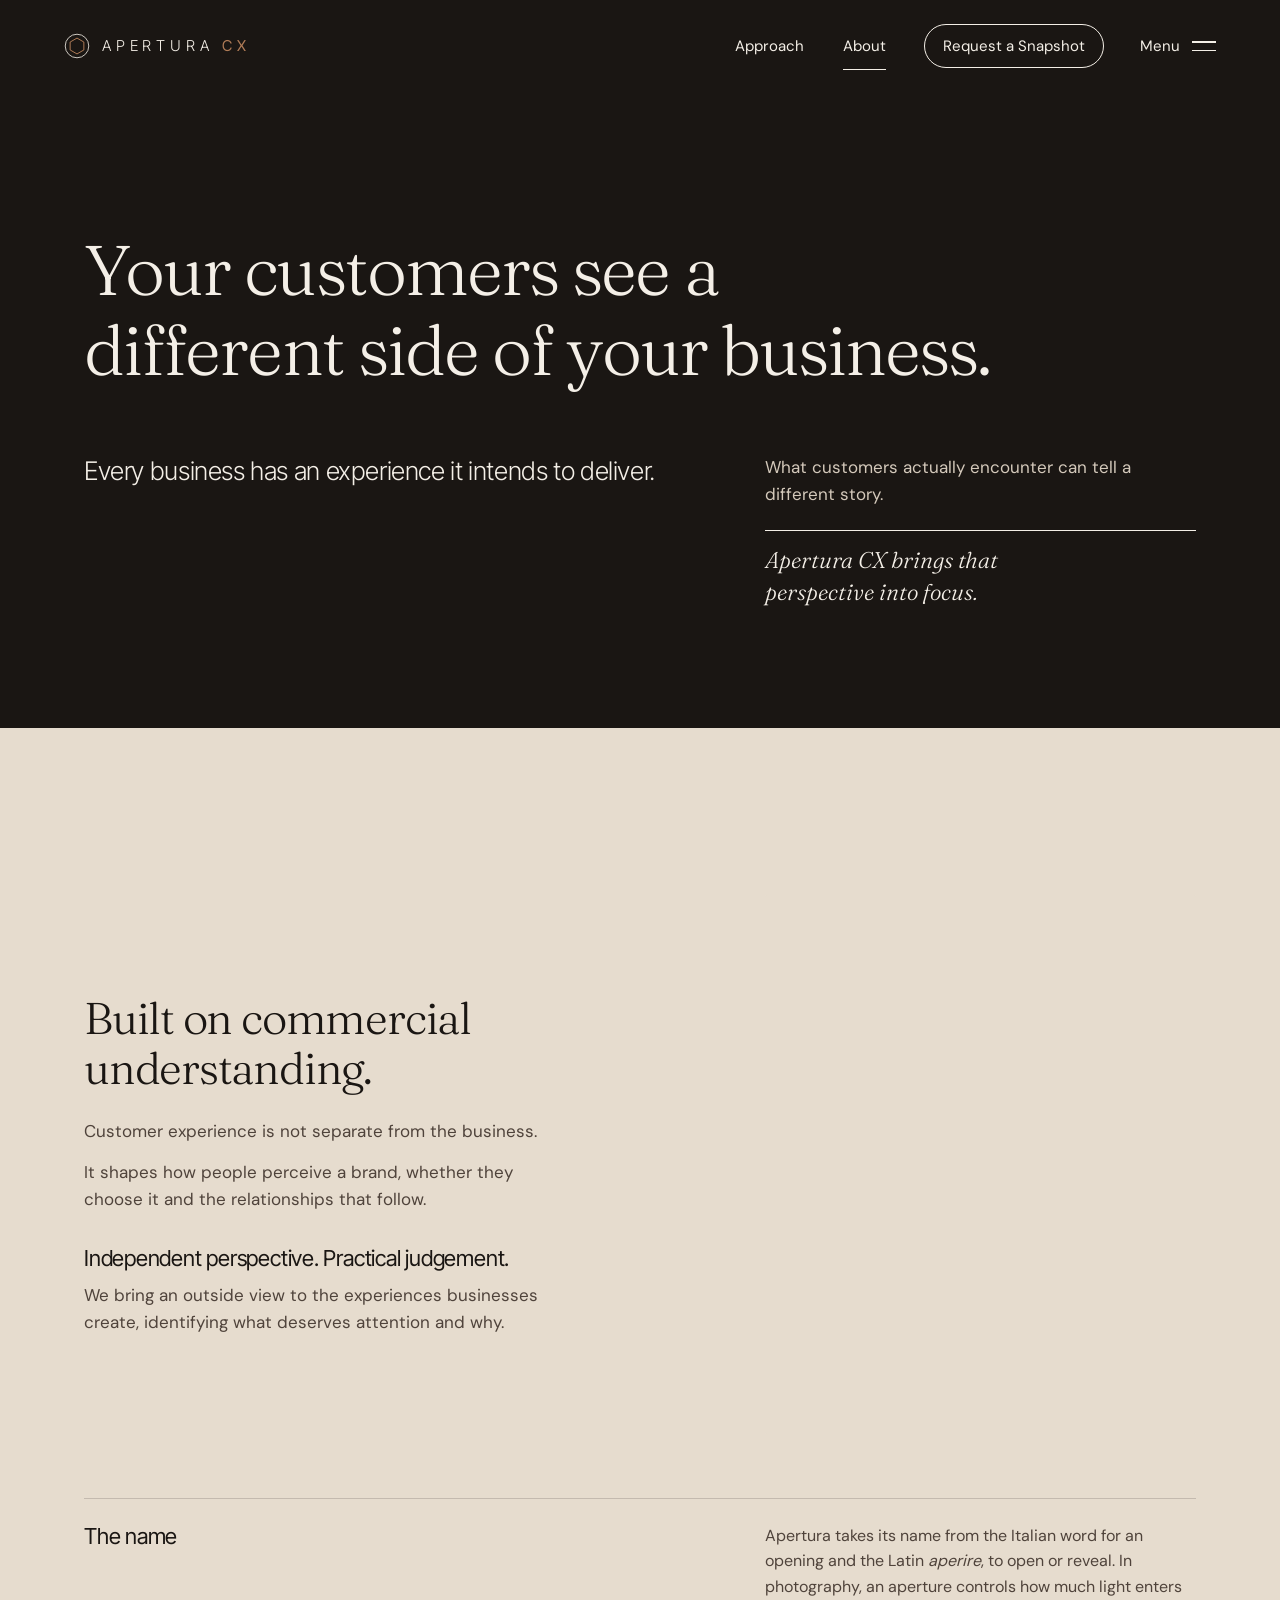
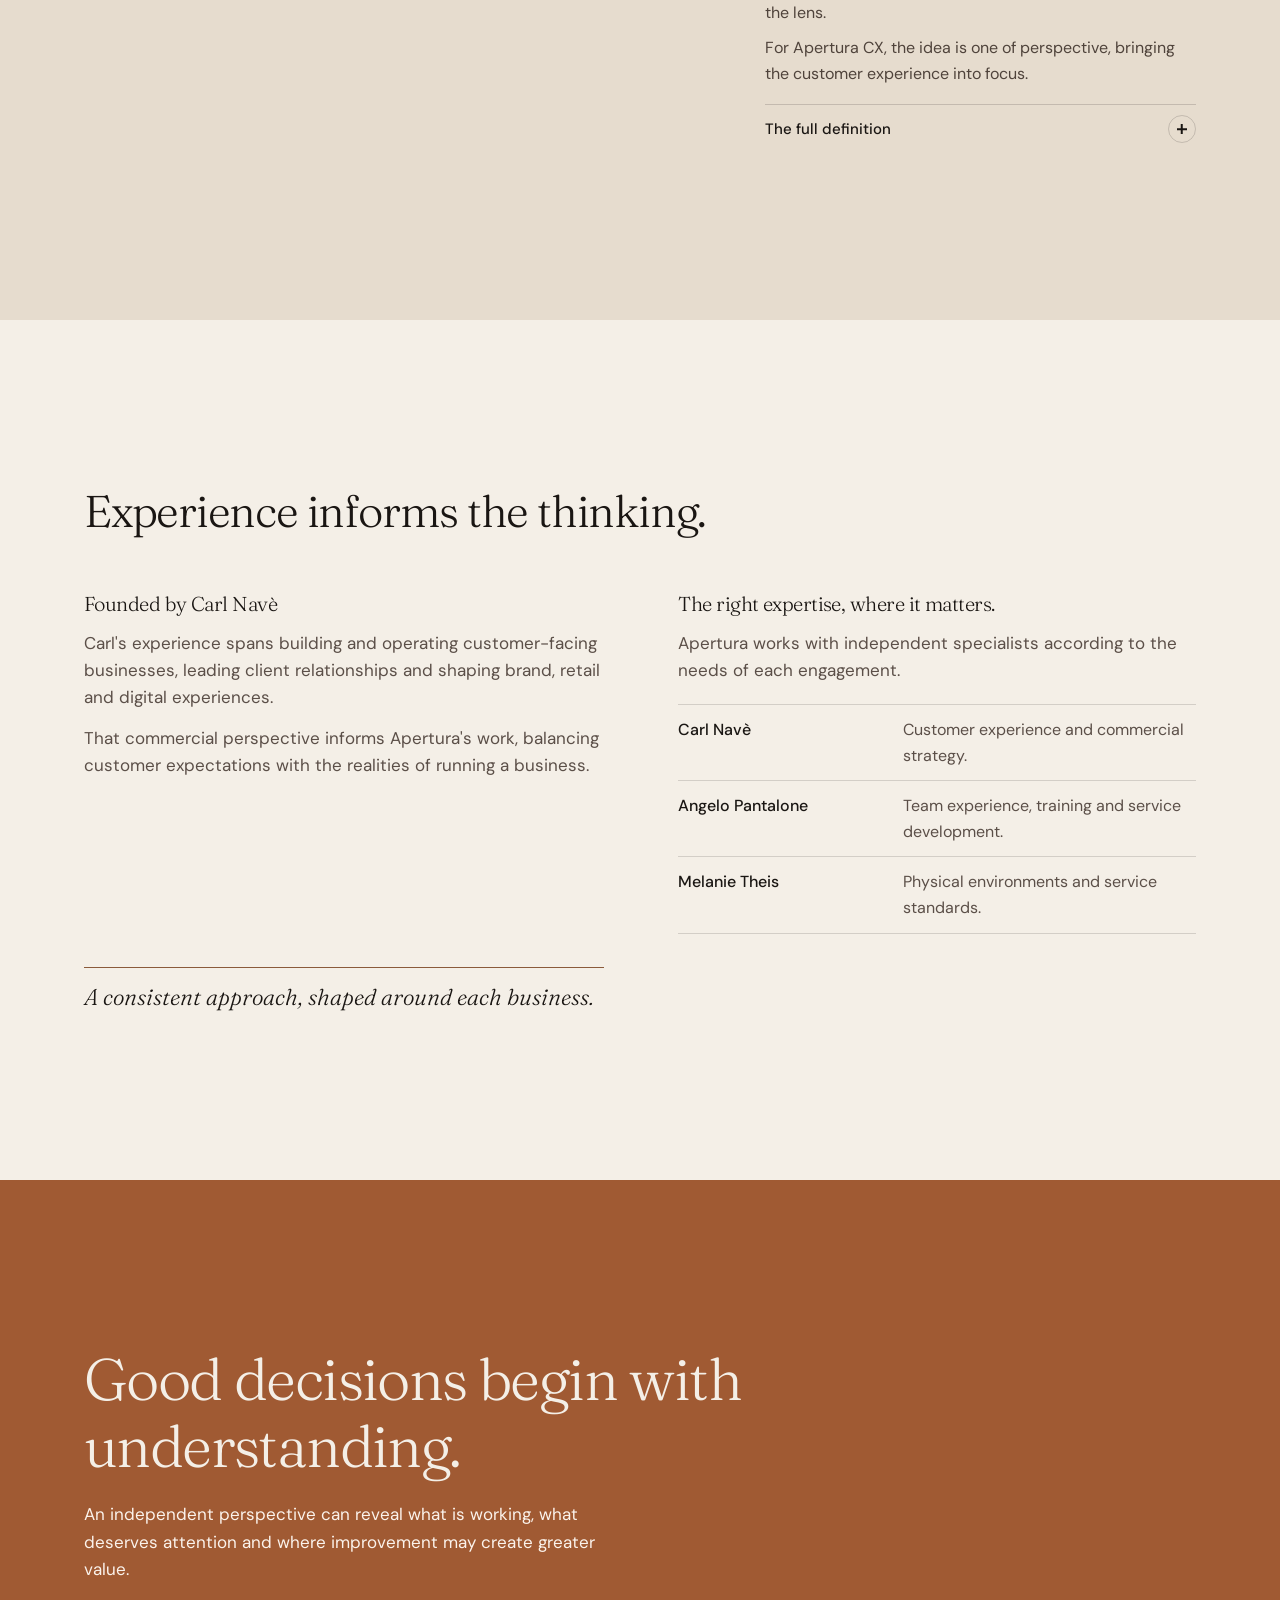
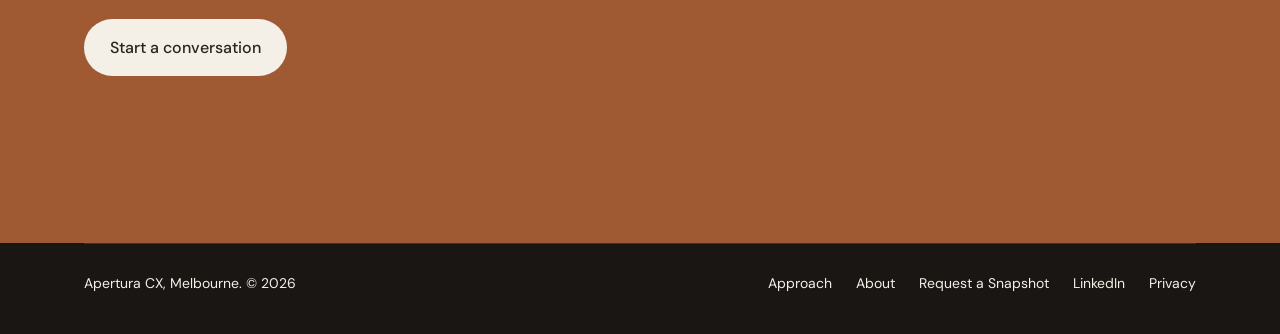
<file: about.html>
<!doctype html>
<html lang="en-AU">
<head>
<meta charset="utf-8">
<meta name="viewport" content="width=device-width, initial-scale=1, viewport-fit=cover">
<title>About Apertura CX | Melbourne Customer Experience Consultancy</title>
<meta name="description" content="Apertura CX is a founder-led Melbourne customer experience consultancy, founded by Carl Navè, bringing an independent, commercially grounded perspective to retail, hospitality and property businesses.">
<link rel="canonical" href="https://cn-bit.github.io/apertura-cx/about.html">
<meta property="og:url" content="https://cn-bit.github.io/apertura-cx/about.html">
<meta property="og:type" content="website">
<meta property="og:site_name" content="Apertura CX">
<meta property="og:title" content="About Apertura CX | Melbourne Customer Experience Consultancy">
<meta property="og:description" content="Apertura CX is a founder-led Melbourne customer experience consultancy, founded by Carl Navè, bringing an independent, commercially grounded perspective to retail, hospitality and property businesses.">
<meta property="og:locale" content="en_AU">
<meta name="theme-color" content="#2A2421">
<link rel="icon" href="data:image/svg+xml,%3Csvg xmlns='http://www.w3.org/2000/svg' viewBox='0 0 32 32'%3E%3Ccircle cx='16' cy='16' r='15' fill='%232A2421'/%3E%3Cpolygon points='16,5.5 25.09,10.75 25.09,21.25 16,26.5 6.91,21.25 6.91,10.75' fill='%23F4EFE7'/%3E%3C/svg%3E">
<link rel="preload" href="fonts/inter-tight-latin-300-normal.woff2" as="font" type="font/woff2" crossorigin>
<link rel="preload" href="fonts/dm-sans-latin-400-normal.woff2" as="font" type="font/woff2" crossorigin>
<link rel="preload" href="fonts/fraunces-latin-300-normal.woff2" as="font" type="font/woff2" crossorigin>
<link rel="stylesheet" href="site.css?v=20261104-1455">
</head>
<body class="">
<a class="skip" href="#main">Skip to content</a>

<header class="site-head" id="head">
  <a class="brand" href="index.html" aria-label="Apertura CX home">
    <svg viewBox="0 0 32 32" aria-hidden="true"><circle cx="16" cy="16" r="14.5" fill="none" stroke="currentColor" stroke-width="1"/><polygon points="16,6.25 24.44,11.13 24.44,20.88 16,25.75 7.56,20.88 7.56,11.13" fill="none" stroke-width="1.2"/></svg>
    <span class="word">APERTURA <span class="cx">CX</span></span>
  </a>
  <div class="head-right">
    <nav class="nav" aria-label="Main">
      <a class="text-link" href="approach.html">Approach</a>
      <a class="text-link" href="about.html" aria-current="page">About</a>
      <a class="begin" href="begin.html">Request a Snapshot</a>
    </nav>
    <button class="menu-btn" id="menuBtn" type="button" aria-expanded="false" aria-controls="menu"><span class="menu-word">Menu</span><span class="bars" aria-hidden="true"><i></i><i></i></span></button>
  </div>
</header>

<div class="menu" id="menu" hidden>
  <div class="menu-inner">
    <nav class="menu-links" aria-label="Menu">
      <a href="index.html">Home</a>
      <a href="approach.html">Approach</a>
      <a href="about.html" aria-current="page">About</a>
      <a href="begin.html">Request a Snapshot</a>
    </nav>
    <div class="menu-foot">
      <p>Customer experience and retail growth for founder-led brands in retail, hospitality and property. Melbourne.</p>
      <a href="https://www.linkedin.com/in/carl-nave/" rel="noopener">LinkedIn</a>
    </div>
  </div>
</div>

<main id="main">
  <section class="page-intro field-espresso">
    <div class="wrap">
      <h1>Your customers see a different side of your business.</h1>
      <div class="lede">
        <p class="lead-big">Every business has an experience it intends to deliver.</p>
        <div>
          <p>What customers actually encounter can tell a different story.</p>
          <p class="breakout">Apertura CX brings that perspective into focus.</p>
        </div>
      </div>
    </div>
  </section>

  <section class="block field-sand" aria-labelledby="why-title">
    <div class="wrap">
      <div class="sec-head with-photo">
        <div class="sh-text">
          <h2 id="why-title">Built on commercial understanding.</h2>
          <p>Customer experience is not separate from the business.</p>
          <p>It shapes how people perceive a brand, whether they choose it and the relationships that follow.</p>
          <h3 class="sub">Independent perspective. Practical judgement.</h3>
          <p>We bring an outside view to the experiences businesses create, identifying what deserves attention and why.</p>
        </div>
        <figure class="pic pic-architecture" style="--ar-d:4/5;--ar-m:4/3">
          <picture>
            <source media="(max-width: 860px)" type="image/webp" srcset="img/apertura-05-about-architecture-mobile-700.webp 700w, img/apertura-05-about-architecture-mobile-1122.webp 1122w" sizes="calc(100vw - 40px)">
            <source media="(max-width: 860px)" srcset="img/apertura-05-about-architecture-mobile-700.jpg 700w, img/apertura-05-about-architecture-mobile-1122.jpg 1122w" sizes="calc(100vw - 40px)">
            <source type="image/webp" srcset="img/apertura-05-about-architecture-portrait-560.webp 560w, img/apertura-05-about-architecture-portrait-880.webp 880w, img/apertura-05-about-architecture-portrait-1122.webp 1122w" sizes="(max-width: 860px) calc(100vw - 40px), 460px">
            <img src="img/apertura-05-about-architecture-portrait-1122.jpg" srcset="img/apertura-05-about-architecture-portrait-560.jpg 560w, img/apertura-05-about-architecture-portrait-880.jpg 880w, img/apertura-05-about-architecture-portrait-1122.jpg 1122w" sizes="(max-width: 860px) calc(100vw - 40px), 460px" width="1122" height="1402" alt="A contemporary interior with warm natural light, stone surfaces and floor-to-ceiling windows." loading="lazy" decoding="async">
          </picture>
        </figure>
      </div>
      <div class="name-block">
        <h3>The name</h3>
        <div>
          <p>Apertura takes its name from the Italian word for an opening and the Latin <em>aperire</em>, to open or reveal. In photography, an aperture controls how much light enters the lens.</p>
          <p>For Apertura CX, the idea is one of perspective, bringing the customer experience into focus.</p>
          <details class="defs-more">
            <summary>The full definition<span class="hx-chev" aria-hidden="true"></span></summary>
            <dl>
              <div><dt>Italian · apertura <span>/aperˈtuːra/</span></dt><dd>An opening. A space through which light passes, or something beyond becomes visible.</dd></div>
              <div><dt>Latin · aperire</dt><dd>To open, uncover or reveal. To make accessible what was previously closed.</dd></div>
              <div><dt>In photography · aperture</dt><dd>The opening in a lens that controls how much light enters.</dd></div>
            </dl>
          </details>
        </div>
      </div>
    </div>
  </section>

  <section class="block field-ivory" aria-labelledby="people-title">
    <div class="wrap">
      <h2 id="people-title" class="sec-title">Experience informs the thinking.</h2>
      <div class="people-grid">
        <div>
          <h3>Founded by Carl Navè</h3>
          <p>Carl's experience spans building and operating customer-facing businesses, leading client relationships and shaping brand, retail and digital experiences.</p>
          <p>That commercial perspective informs Apertura's work, balancing customer expectations with the realities of running a business.</p>
        </div>
        <div>
          <h3>The right expertise, where it matters.</h3>
          <p>Apertura works with independent specialists according to the needs of each engagement.</p>
          <ul class="people">
            <li><b>Carl Navè</b><span>Customer experience and commercial strategy.</span></li>
            <li><b>Angelo Pantalone</b><span>Team experience, training and service development.</span></li>
            <li><b>Melanie Theis</b><span>Physical environments and service standards.</span></li>
          </ul>
        </div>
      </div>
      <p class="breakout">A consistent approach, shaped around each business.</p>
    </div>
  </section>

  <section class="block invite field-bronze" aria-labelledby="about-close">
    <div class="wrap grid single">
      <div>
        <h2 id="about-close">Good decisions begin with understanding.</h2>
        <p>An independent perspective can reveal what is working, what deserves attention and where improvement may create greater value.</p>
        <a class="cta" href="contact.html">Start a conversation</a>
      </div>
    </div>
  </section>
</main>

<footer class="field-espresso">
  <div class="wrap"><div class="bar">
    <div>Apertura CX, Melbourne. © 2026</div>
    <nav aria-label="Footer">
      <a href="approach.html">Approach</a>
      <a href="about.html">About</a>
      <a href="begin.html">Request a Snapshot</a>
      <a href="https://www.linkedin.com/in/carl-nave/" rel="noopener">LinkedIn</a>
      <a href="privacy.html">Privacy</a>
    </nav>
  </div></div>
</footer>

<script>
(() => {
  const head = document.getElementById('head');
  const set = () => head.classList.toggle('solid', scrollY > 40);
  addEventListener('scroll', set, { passive: true }); set();
})();
</script>
<script src="site.js?v=20261104-1455"></script>

</body>
</html>
</file>
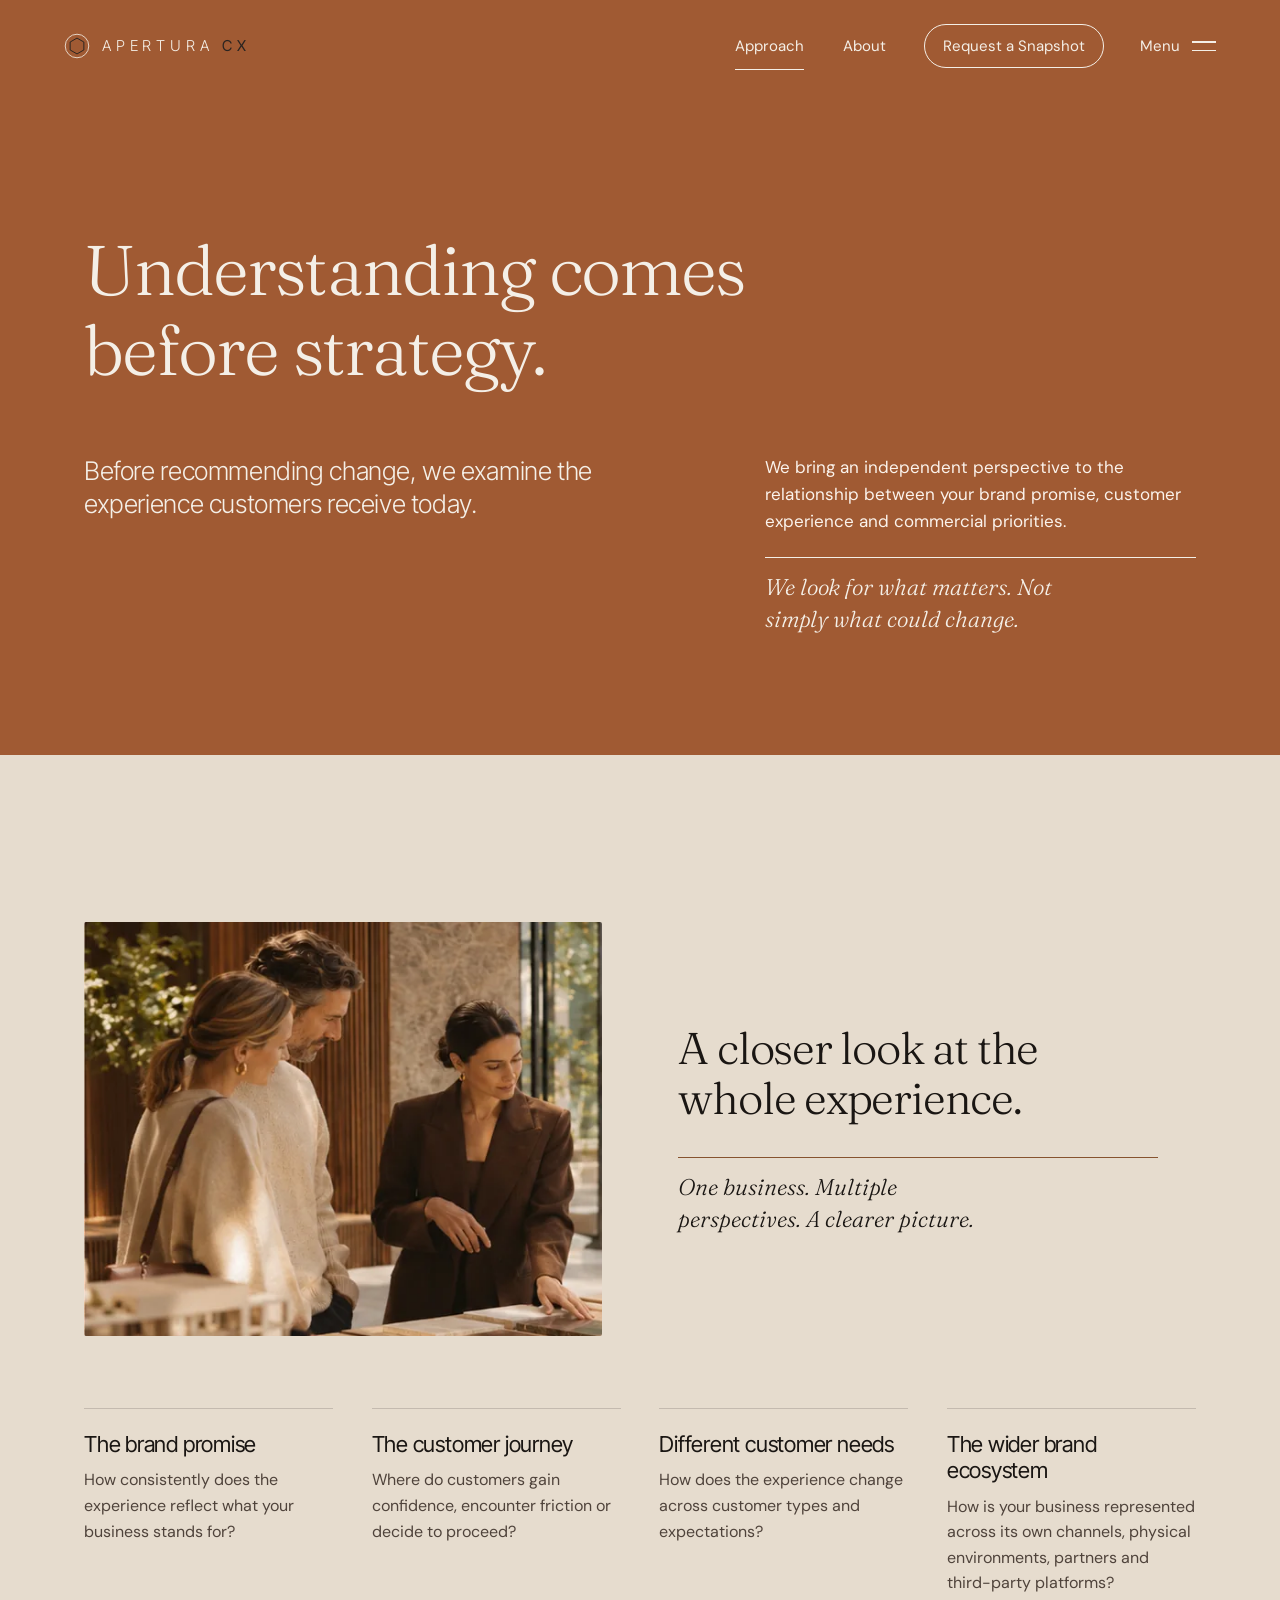
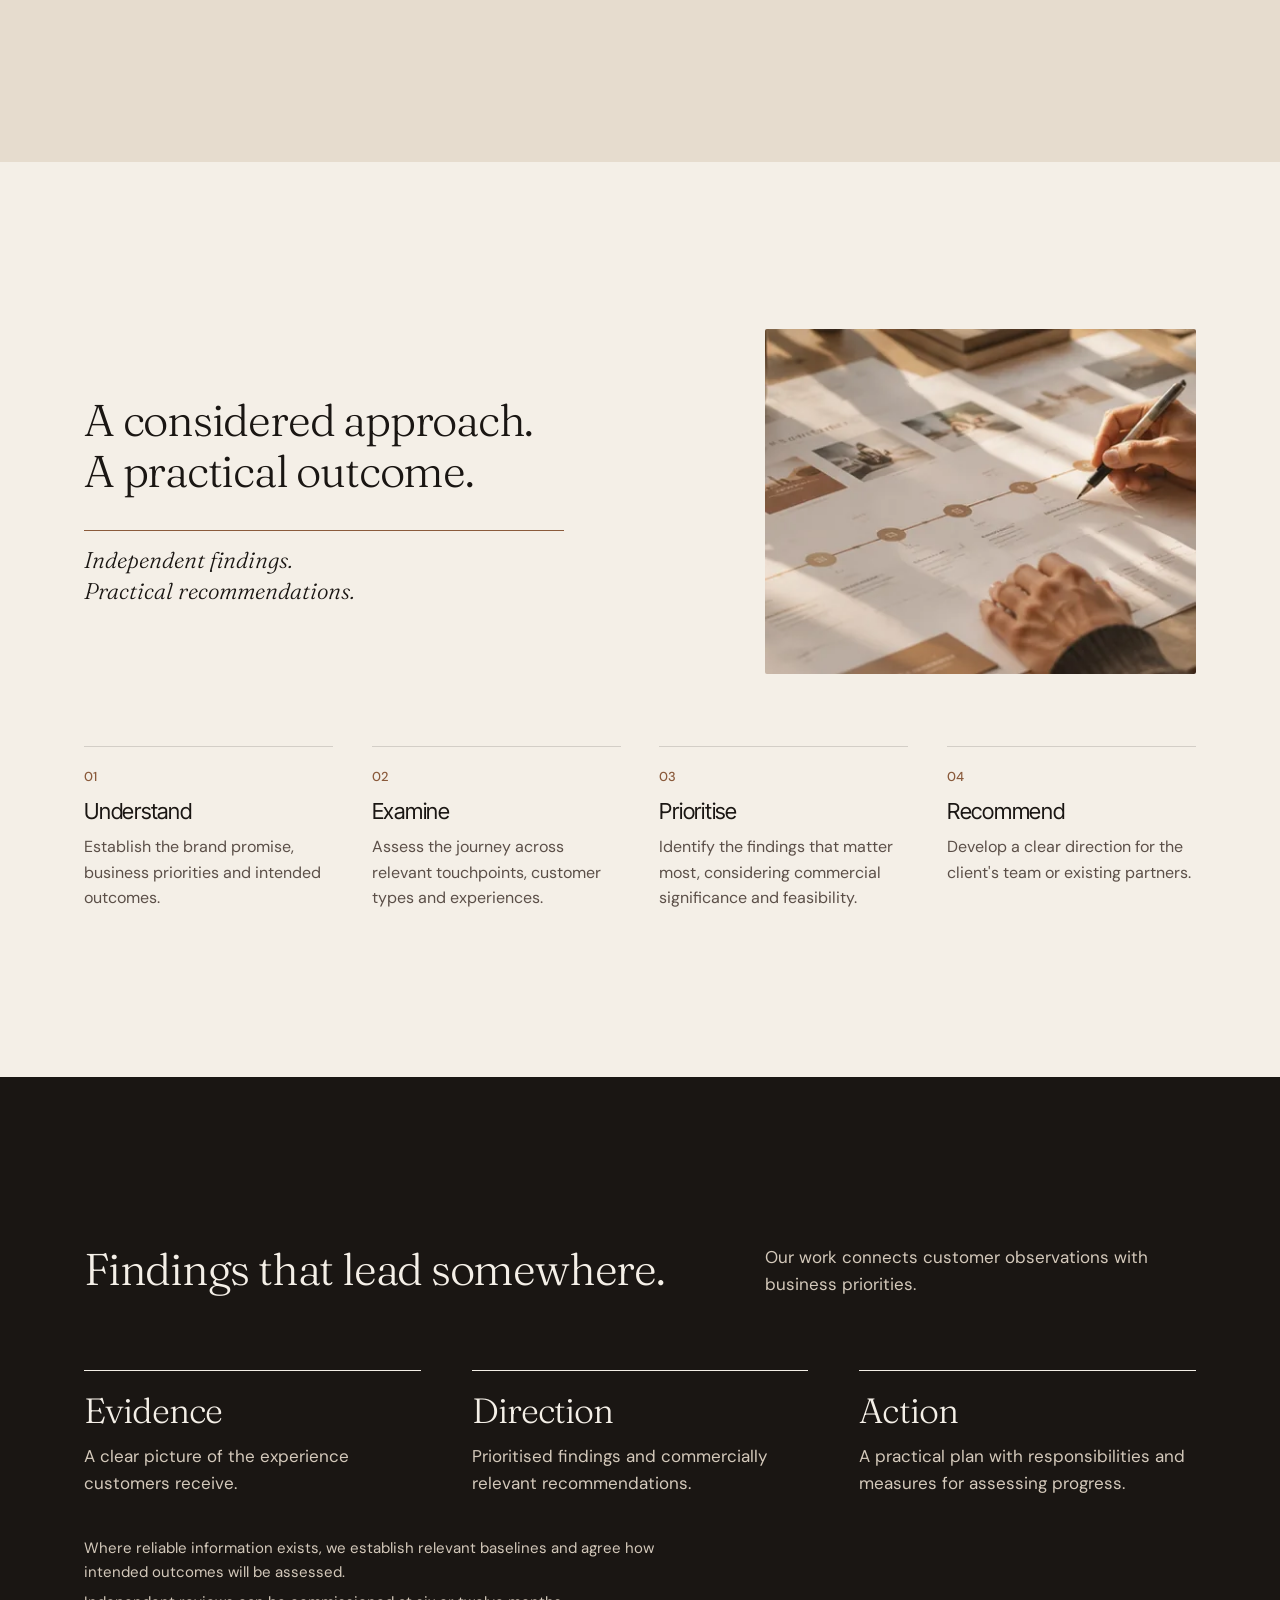
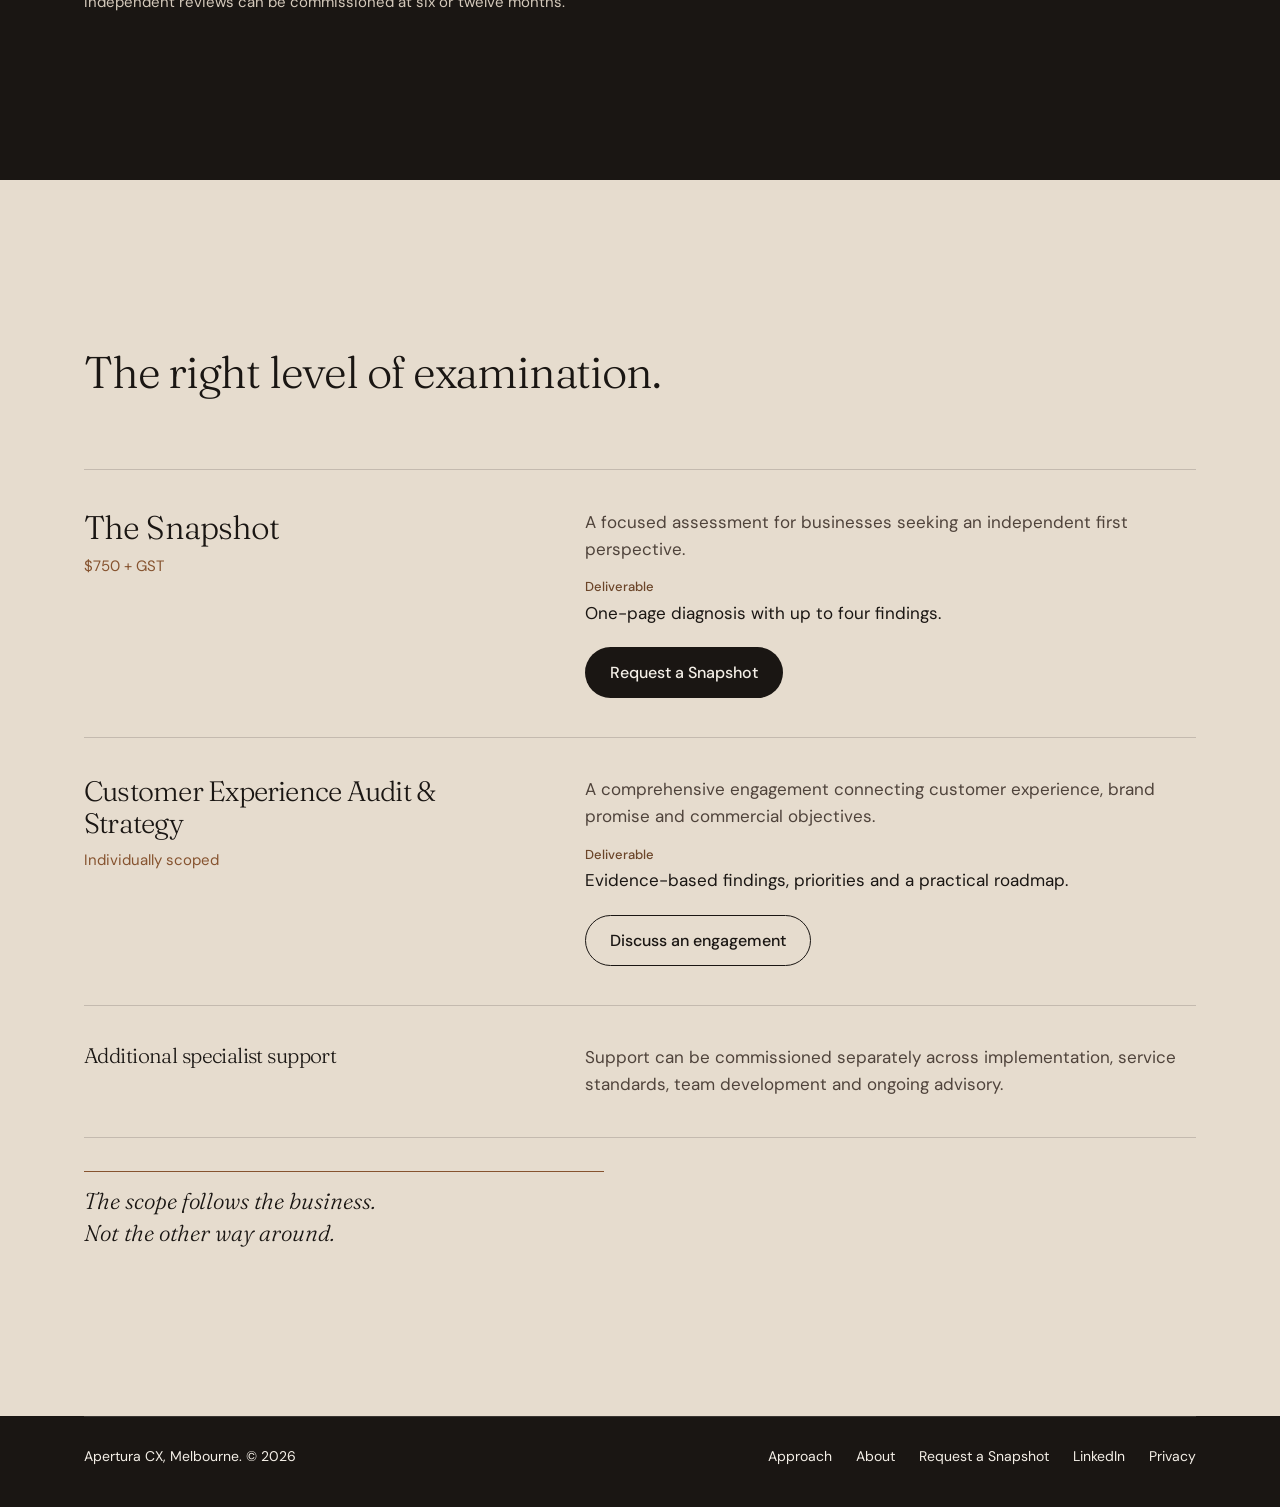
<file: approach.html>
<!doctype html>
<html lang="en-AU">
<head>
<meta charset="utf-8">
<meta name="viewport" content="width=device-width, initial-scale=1, viewport-fit=cover">
<title>Customer Experience Audit &amp; Strategy | Apertura CX Approach</title>
<meta name="description" content="How Apertura CX examines the customer experience across brand promise, customer journey and commercial priorities, and the two ways to begin, the Snapshot and the Customer Experience Audit &amp; Strategy.">
<link rel="canonical" href="https://cn-bit.github.io/apertura-cx/approach.html">
<meta property="og:url" content="https://cn-bit.github.io/apertura-cx/approach.html">
<meta property="og:type" content="website">
<meta property="og:site_name" content="Apertura CX">
<meta property="og:title" content="Customer Experience Audit &amp; Strategy | Apertura CX Approach">
<meta property="og:description" content="How Apertura CX examines the customer experience across brand promise, customer journey and commercial priorities, and the two ways to begin, the Snapshot and the Customer Experience Audit &amp; Strategy.">
<meta property="og:locale" content="en_AU">
<meta name="theme-color" content="#A05A33">
<link rel="icon" href="data:image/svg+xml,%3Csvg xmlns='http://www.w3.org/2000/svg' viewBox='0 0 32 32'%3E%3Ccircle cx='16' cy='16' r='15' fill='%232A2421'/%3E%3Cpolygon points='16,5.5 25.09,10.75 25.09,21.25 16,26.5 6.91,21.25 6.91,10.75' fill='%23F4EFE7'/%3E%3C/svg%3E">
<link rel="preload" href="fonts/inter-tight-latin-300-normal.woff2" as="font" type="font/woff2" crossorigin>
<link rel="preload" href="fonts/dm-sans-latin-400-normal.woff2" as="font" type="font/woff2" crossorigin>
<link rel="preload" href="fonts/fraunces-latin-300-normal.woff2" as="font" type="font/woff2" crossorigin>
<link rel="stylesheet" href="site.css?v=20261104-1455">
<script type="application/ld+json">
{
 "@context": "https://schema.org",
 "@type": "ProfessionalService",
 "@id": "https://cn-bit.github.io/apertura-cx/#organisation",
 "name": "Apertura CX",
 "url": "https://cn-bit.github.io/apertura-cx/",
 "hasOfferCatalog": {
  "@type": "OfferCatalog",
  "name": "Engagements",
  "itemListElement": [
   {
    "@type": "Offer",
    "itemOffered": {
     "@type": "Service",
     "name": "The Snapshot",
     "serviceType": "Customer experience assessment",
     "description": "A focused assessment of customer-facing digital channels and one physical location, where applicable, within the agreed scope, delivering a one-page diagnosis with up to four findings.",
     "provider": {
      "@id": "https://cn-bit.github.io/apertura-cx/#organisation"
     },
     "areaServed": {
      "@type": "Country",
      "name": "Australia"
     }
    },
    "url": "https://cn-bit.github.io/apertura-cx/begin.html",
    "priceSpecification": {
     "@type": "PriceSpecification",
     "price": "750",
     "priceCurrency": "AUD",
     "valueAddedTaxIncluded": false
    }
   },
   {
    "@type": "Offer",
    "itemOffered": {
     "@type": "Service",
     "name": "Customer Experience Audit & Strategy",
     "serviceType": "Customer experience audit",
     "description": "A comprehensive engagement connecting customer experience, brand promise and commercial objectives, delivering evidence-based findings, priorities and a practical roadmap. Individually scoped.",
     "provider": {
      "@id": "https://cn-bit.github.io/apertura-cx/#organisation"
     },
     "areaServed": {
      "@type": "Country",
      "name": "Australia"
     }
    },
    "url": "https://cn-bit.github.io/apertura-cx/approach.html#engagements"
   },
   {
    "@type": "Offer",
    "itemOffered": {
     "@type": "Service",
     "name": "Additional specialist support",
     "description": "Separately scoped support across implementation, service standards, team development and ongoing advisory.",
     "provider": {
      "@id": "https://cn-bit.github.io/apertura-cx/#organisation"
     }
    }
   }
  ]
 }
}
</script>
</head>
<body class="on-bronze">
<a class="skip" href="#main">Skip to content</a>

<header class="site-head" id="head">
  <a class="brand" href="index.html" aria-label="Apertura CX home">
    <svg viewBox="0 0 32 32" aria-hidden="true"><circle cx="16" cy="16" r="14.5" fill="none" stroke="currentColor" stroke-width="1"/><polygon points="16,6.25 24.44,11.13 24.44,20.88 16,25.75 7.56,20.88 7.56,11.13" fill="none" stroke-width="1.2"/></svg>
    <span class="word">APERTURA <span class="cx">CX</span></span>
  </a>
  <div class="head-right">
    <nav class="nav" aria-label="Main">
      <a class="text-link" href="approach.html" aria-current="page">Approach</a>
      <a class="text-link" href="about.html">About</a>
      <a class="begin" href="begin.html">Request a Snapshot</a>
    </nav>
    <button class="menu-btn" id="menuBtn" type="button" aria-expanded="false" aria-controls="menu"><span class="menu-word">Menu</span><span class="bars" aria-hidden="true"><i></i><i></i></span></button>
  </div>
</header>

<div class="menu" id="menu" hidden>
  <div class="menu-inner">
    <nav class="menu-links" aria-label="Menu">
      <a href="index.html">Home</a>
      <a href="approach.html" aria-current="page">Approach</a>
      <a href="about.html">About</a>
      <a href="begin.html">Request a Snapshot</a>
    </nav>
    <div class="menu-foot">
      <p>Customer experience and retail growth for founder-led brands in retail, hospitality and property. Melbourne.</p>
      <a href="https://www.linkedin.com/in/carl-nave/" rel="noopener">LinkedIn</a>
    </div>
  </div>
</div>

<main id="main">
  <section class="page-intro field-bronze">
    <div class="wrap">
      <h1>Understanding comes before strategy.</h1>
      <div class="lede">
        <p class="lead-big">Before recommending change, we examine the experience customers receive today.</p>
        <div>
          <p>We bring an independent perspective to the relationship between your brand promise, customer experience and commercial priorities.</p>
          <p class="breakout">We look for what matters. Not simply what could change.</p>
        </div>
      </div>
    </div>
  </section>

  <section id="examine" class="block field-sand" aria-labelledby="examine-title">
    <div class="wrap">
      <div class="sec-head with-photo pic-first">
        <div class="sh-text">
          <h2 id="examine-title">A closer look at the whole experience.</h2>
          <p class="breakout">One business. Multiple perspectives. A clearer picture.</p>
        </div>
        <figure class="pic pic-property" style="--ar-d:5/4;--ar-m:5/4">
          <picture>
            <source type="image/webp" srcset="img/apertura-02-approach-property-400.webp 400w, img/apertura-02-approach-property-566.webp 566w" sizes="(max-width: 860px) calc(100vw - 40px), 560px">
            <img src="img/apertura-02-approach-property-566.jpg" srcset="img/apertura-02-approach-property-400.jpg 400w, img/apertura-02-approach-property-566.jpg 566w" sizes="(max-width: 860px) calc(100vw - 40px), 560px" width="566" height="453" alt="A property consultant guiding prospective buyers through design and material selections." loading="lazy" decoding="async">
          </picture>
        </figure>
      </div>
      <ul class="why-grid areas">
        <li><h3>The brand promise</h3><p>How consistently does the experience reflect what your business stands for?</p></li>
        <li><h3>The customer journey</h3><p>Where do customers gain confidence, encounter friction or decide to proceed?</p></li>
        <li><h3>Different customer needs</h3><p>How does the experience change across customer types and expectations?</p></li>
        <li><h3>The wider brand ecosystem</h3><p>How is your business represented across its own channels, physical environments, partners and third-party platforms?</p></li>
      </ul>
    </div>
  </section>

  <section id="principles" class="block field-ivory" aria-labelledby="principles-title">
    <div class="wrap">
      <div class="sec-head with-photo">
        <div class="sh-text">
          <h2 id="principles-title">A considered approach. A practical outcome.</h2>
          <p class="breakout">Independent findings. Practical recommendations.</p>
        </div>
        <figure class="pic pic-journey" style="--ar-d:5/4;--ar-m:4/3">
          <picture>
            <source media="(max-width: 720px)" type="image/webp" srcset="img/apertura-03-approach-journey-mobile-350.webp 350w, img/apertura-03-approach-journey-mobile-446.webp 446w" sizes="calc(100vw - 40px)">
            <source media="(max-width: 720px)" srcset="img/apertura-03-approach-journey-mobile-350.jpg 350w, img/apertura-03-approach-journey-mobile-446.jpg 446w" sizes="calc(100vw - 40px)">
            <source type="image/webp" srcset="img/apertura-03-approach-journey-desktop-360.webp 360w, img/apertura-03-approach-journey-desktop-446.webp 446w" sizes="(max-width: 860px) calc(100vw - 40px), 520px">
            <img src="img/apertura-03-approach-journey-desktop-446.jpg" srcset="img/apertura-03-approach-journey-desktop-360.jpg 360w, img/apertura-03-approach-journey-desktop-446.jpg 446w" sizes="(max-width: 860px) calc(100vw - 40px), 520px" width="446" height="357" alt="Hands reviewing a customer journey map with connected touchpoints and observations." loading="lazy" decoding="async">
          </picture>
        </figure>
      </div>
      <ol class="principles">
        <li><h3>Understand</h3><p>Establish the brand promise, business priorities and intended outcomes.</p></li>
        <li><h3>Examine</h3><p>Assess the journey across relevant touchpoints, customer types and experiences.</p></li>
        <li><h3>Prioritise</h3><p>Identify the findings that matter most, considering commercial significance and feasibility.</p></li>
        <li><h3>Recommend</h3><p>Develop a clear direction for the client's team or existing partners.</p></li>
      </ol>
    </div>
  </section>

  <section id="receive" class="block field-espresso" aria-labelledby="receive-title">
    <div class="wrap">
      <div class="sec-head">
        <h2 id="receive-title">Findings that lead somewhere.</h2>
        <p>Our work connects customer observations with business priorities.</p>
      </div>
      <ul class="tags3">
        <li><h3>Evidence</h3><p>A clear picture of the experience customers receive.</p></li>
        <li><h3>Direction</h3><p>Prioritised findings and commercially relevant recommendations.</p></li>
        <li><h3>Action</h3><p>A practical plan with responsibilities and measures for assessing progress.</p></li>
      </ul>
      <div class="small-note">
        <p>Where reliable information exists, we establish relevant baselines and agree how intended outcomes will be assessed.</p>
        <p>Independent reviews can be commissioned at six or twelve months.</p>
      </div>
    </div>
  </section>

  <section id="engagements" class="block field-sand" aria-labelledby="engagements-title">
    <div class="wrap">
      <h2 id="engagements-title" class="sec-title">The right level of examination.</h2>
      <ul class="offer offer-two">
        <li class="offer-lead">
          <div class="o-name"><h3>The Snapshot</h3><span class="timing">$750 + GST</span></div>
          <div class="o-body"><p>A focused assessment for businesses seeking an independent first perspective.</p>
          <p class="o-deliv"><span>Deliverable</span>One-page diagnosis with up to four findings.</p>
          <a class="hx-btn hx-btn-primary svc-cta" href="begin.html">Request a Snapshot</a></div>
        </li>
        <li>
          <div class="o-name"><h3>Customer Experience Audit &amp; Strategy</h3><span class="timing">Individually scoped</span></div>
          <div class="o-body"><p>A comprehensive engagement connecting customer experience, brand promise and commercial objectives.</p>
          <p class="o-deliv"><span>Deliverable</span>Evidence-based findings, priorities and a practical roadmap.</p>
          <a class="hx-btn hx-btn-secondary svc-cta" href="contact.html">Discuss an engagement</a></div>
        </li>
        <li class="offer-quiet">
          <div class="o-name"><h3>Additional specialist support</h3></div>
          <div class="o-body"><p>Support can be commissioned separately across implementation, service standards, team development and ongoing advisory.</p></div>
        </li>
      </ul>
      <p class="breakout">The scope follows the business. Not the other way around.</p>
    </div>
  </section>
</main>

<footer class="field-espresso">
  <div class="wrap"><div class="bar">
    <div>Apertura CX, Melbourne. © 2026</div>
    <nav aria-label="Footer">
      <a href="approach.html">Approach</a>
      <a href="about.html">About</a>
      <a href="begin.html">Request a Snapshot</a>
      <a href="https://www.linkedin.com/in/carl-nave/" rel="noopener">LinkedIn</a>
      <a href="privacy.html">Privacy</a>
    </nav>
  </div></div>
</footer>

<script>
(() => {
  const head = document.getElementById('head');
  const set = () => head.classList.toggle('solid', scrollY > 40);
  addEventListener('scroll', set, { passive: true }); set();
})();
</script>
<script src="site.js?v=20261104-1455"></script>
<script>
(() => {
  const reduce = matchMedia('(prefers-reduced-motion: reduce)').matches;
  const TAU = Math.PI * 2, clamp = (v, a = 0, b = 1) => Math.min(b, Math.max(a, v)), lerp = (a, b, t) => a + (b - a) * t;
  function drawIris(ctx, o) {
    const n = o.n, v = [];
    for (let i = 0; i < n; i++) {
      const a = o.rot + i * TAU / n;
      v.push([o.cx + o.r * Math.cos(a), o.cy + o.r * Math.sin(a)]);
    }
    const e = v.map((p, i) => {
      const q = v[(i + 1) % n], dx = q[0] - p[0], dy = q[1] - p[1], l = Math.hypot(dx, dy) || 1;
      return [dx / l, dy / l];
    });
    ctx.save();
    ctx.beginPath(); ctx.arc(o.cx, o.cy, o.house, 0, TAU); ctx.clip();
    for (let i = 0; i < n; i++) {
      const a = v[i], b = v[(i + 1) % n], ep = e[(i - 1 + n) % n], ei = e[i], L = o.L;
      ctx.beginPath();
      ctx.moveTo(a[0] + ep[0] * L, a[1] + ep[1] * L);
      ctx.lineTo(a[0], a[1]); ctx.lineTo(b[0], b[1]);
      ctx.lineTo(b[0] + ei[0] * L, b[1] + ei[1] * L);
      ctx.closePath();
      const mx = (a[0] + b[0]) / 2, my = (a[1] + b[1]) / 2;
      let nx = mx - o.cx, ny = my - o.cy; const nl = Math.hypot(nx, ny) || 1; nx /= nl; ny /= nl;
      const g = ctx.createLinearGradient(mx, my, mx + nx * o.depth, my + ny * o.depth);
      g.addColorStop(0, i % 2 ? o.lightA : o.lightB);
      g.addColorStop(1, o.base);
      ctx.fillStyle = g; ctx.fill();
      ctx.beginPath(); ctx.moveTo(b[0], b[1]); ctx.lineTo(b[0] + ei[0] * L, b[1] + ei[1] * L);
      ctx.strokeStyle = o.seam; ctx.lineWidth = o.lw; ctx.stroke();
    }
    ctx.beginPath(); v.forEach((p, i) => i ? ctx.lineTo(p[0], p[1]) : ctx.moveTo(p[0], p[1])); ctx.closePath();
    ctx.strokeStyle = o.edge; ctx.lineWidth = o.lw; ctx.stroke();
    ctx.restore();
    if (o.ring > 0) {
      ctx.beginPath(); ctx.arc(o.cx, o.cy, o.house, 0, TAU);
      ctx.strokeStyle = `rgba(176,124,87,${o.ring})`; ctx.lineWidth = o.lw; ctx.stroke();
    }
  }

  function fit(cv) {
    const d = Math.min(devicePixelRatio || 1, 2), w = cv.clientWidth, h = cv.clientHeight;
    cv.width = Math.round(w * d); cv.height = Math.round(h * d);
    const c = cv.getContext('2d'); c.setTransform(d, 0, 0, d, 0, 0);
    return { c, w, h };
  }
  const minis = [...document.querySelectorAll('[data-open]')].map(el => {
    const cv = el.querySelector('canvas');
    const m = { el, cv, f: fit(cv), target: +el.dataset.open, cur: .02, boost: 0, seen: false };
    const on = () => m.boost = .15, off = () => m.boost = 0;
    el.addEventListener('pointerenter', on); el.addEventListener('pointerleave', off);
    el.addEventListener('focus', on); el.addEventListener('blur', off);
    return m;
  });
  addEventListener('resize', () => minis.forEach(m => m.f = fit(m.cv)));
  const io = new IntersectionObserver(es => es.forEach(e => {
    const m = minis.find(x => x.el === e.target); if (m && e.isIntersecting) m.seen = true;
  }), { threshold: .4 });
  minis.forEach(m => io.observe(m.el));
  function frame() {
    minis.forEach(m => {
      const goal = m.seen ? clamp(m.target + m.boost) : .02;
      m.cur = reduce ? goal : lerp(m.cur, goal, .06);
      const { c, w, h } = m.f, R = Math.min(w, h) / 2 - 2;
      if (R <= 0) { if (m.cv.clientWidth) m.f = fit(m.cv); return; }
      c.clearRect(0, 0, w, h);
      c.beginPath(); c.arc(w / 2, h / 2, R, 0, TAU); c.fillStyle = '#F4EFE7'; c.fill();
      drawIris(c, { cx: w / 2, cy: h / 2, r: lerp(R * .08, R * 1.05, m.cur), rot: -Math.PI / 2 + m.cur * 1.25, n: 7,
        house: R, L: R * 4, depth: R * .9, base: '#2A2421', lightA: '#5a4a40', lightB: '#52443b',
        seam: 'rgba(161,138,120,.45)', edge: 'rgba(176,124,87,.7)', lw: 1, ring: .9 });
    });
    requestAnimationFrame(frame);
  }
  requestAnimationFrame(frame);
})();
</script>
</body>
</html>
</file>
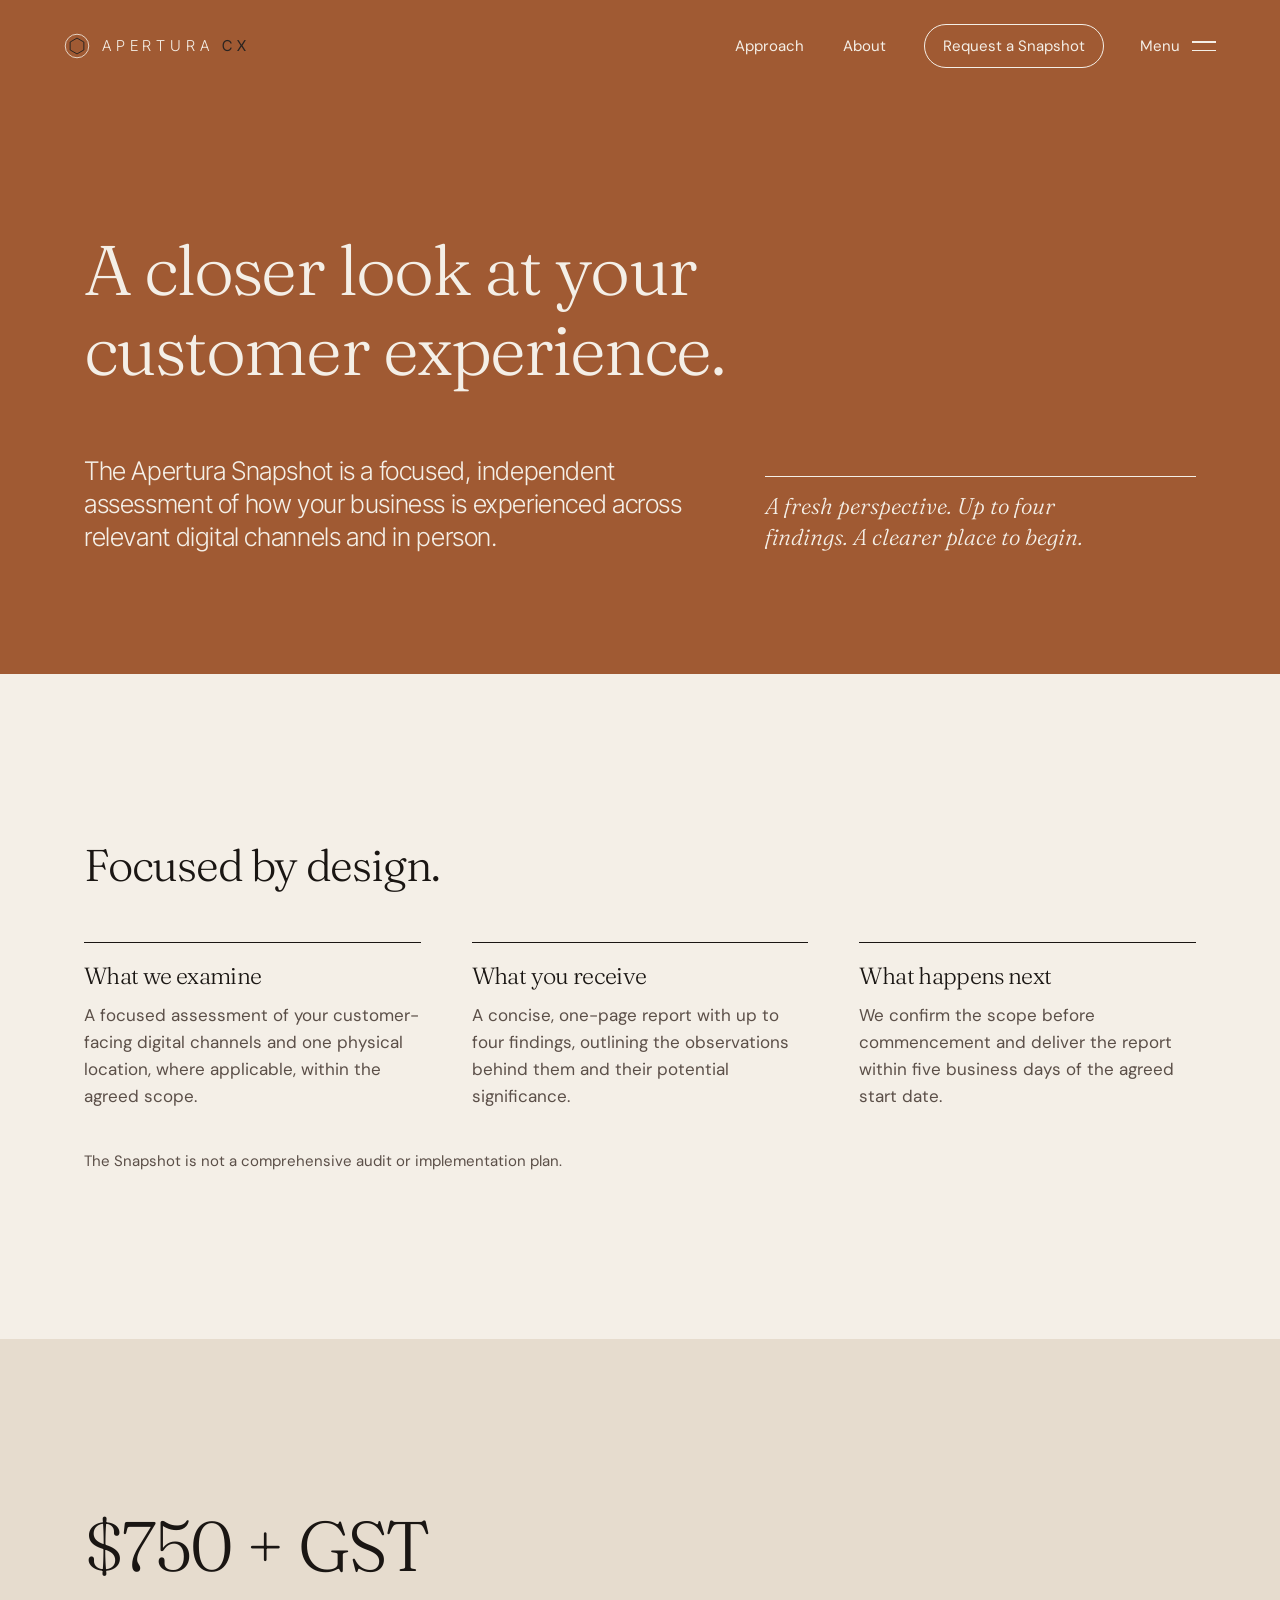
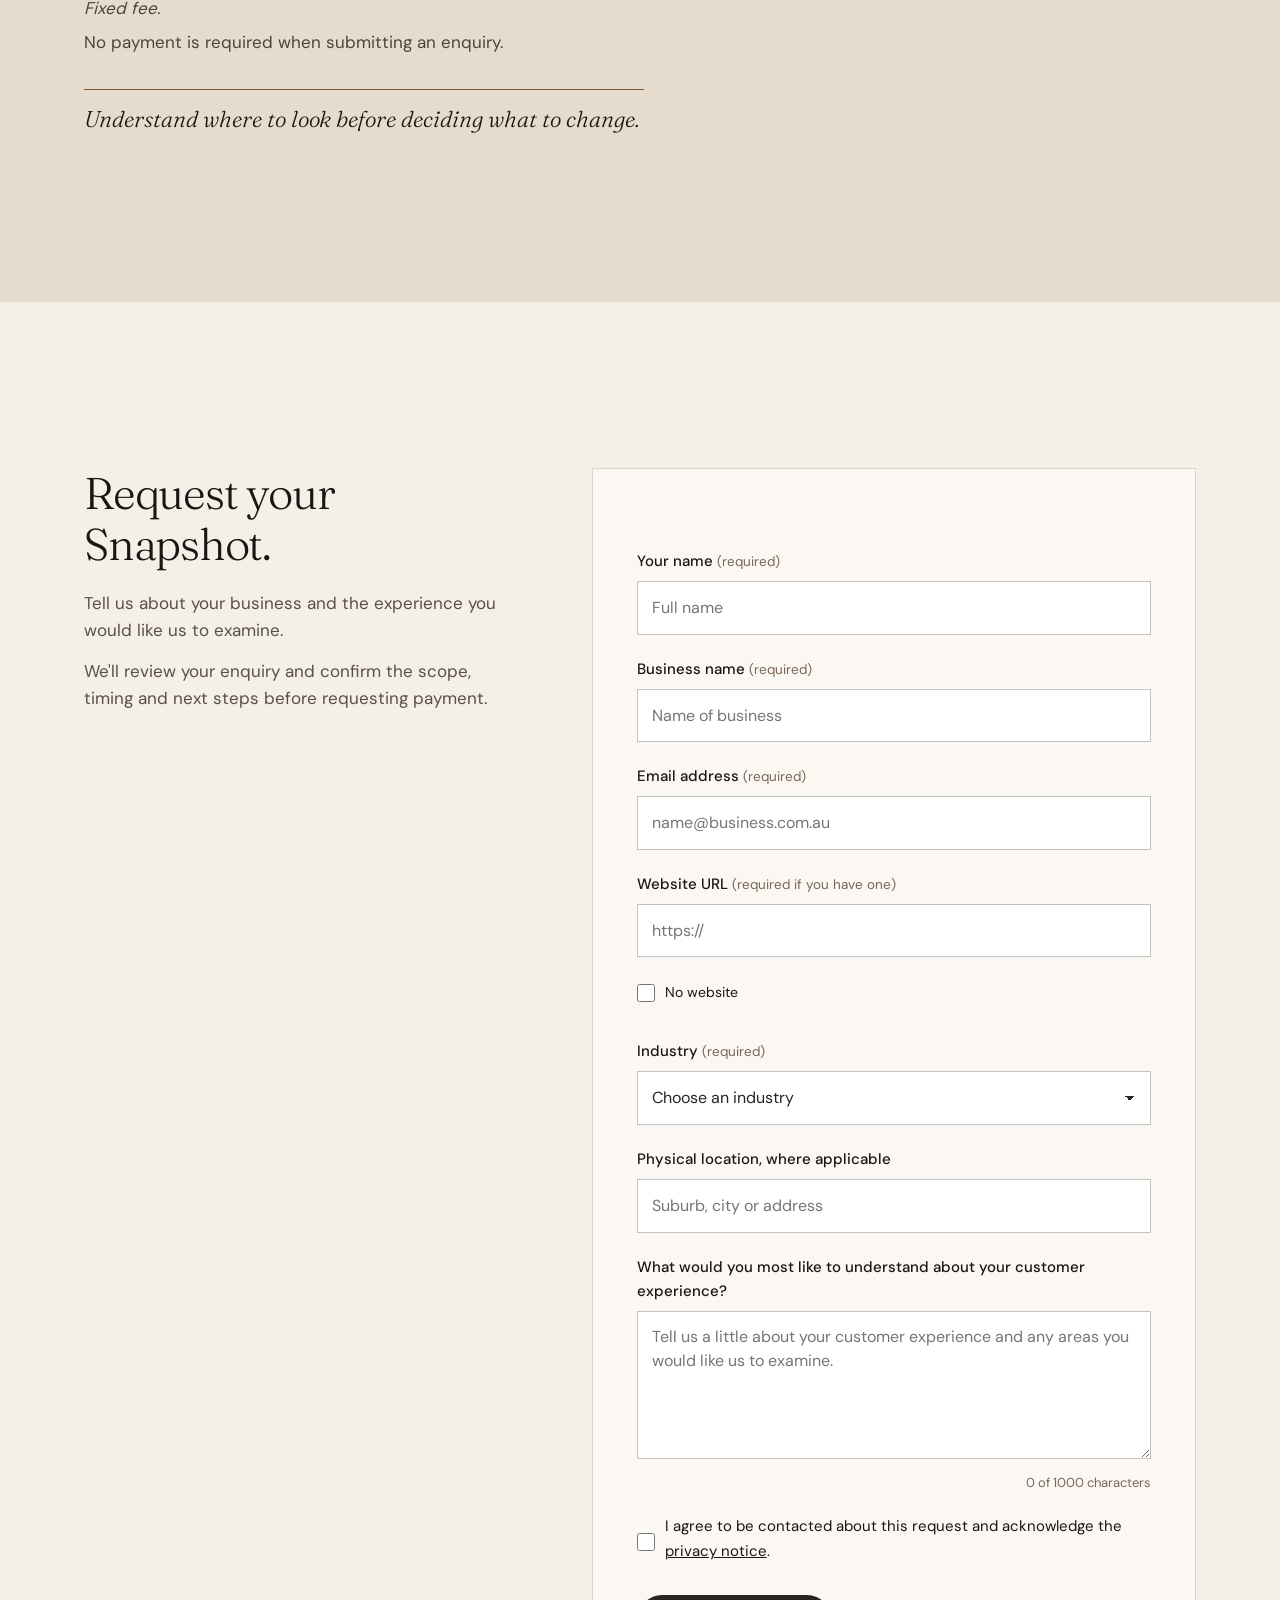
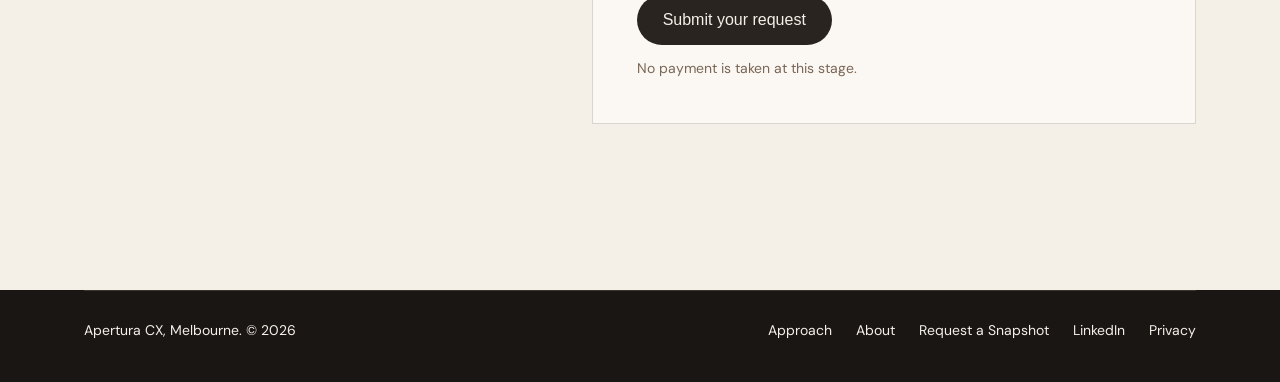
<file: begin.html>
<!doctype html>
<html lang="en-AU">
<head>
<meta charset="utf-8">
<meta name="viewport" content="width=device-width, initial-scale=1, viewport-fit=cover">
<title>Request a Customer Experience Snapshot | Apertura CX</title>
<meta name="description" content="Request the Apertura CX Snapshot, a fixed-fee $750 + GST assessment of your customer-facing digital channels and one physical location, with a one-page report of up to four findings.">
<link rel="canonical" href="https://cn-bit.github.io/apertura-cx/begin.html">
<meta property="og:url" content="https://cn-bit.github.io/apertura-cx/begin.html">
<meta property="og:type" content="website">
<meta property="og:site_name" content="Apertura CX">
<meta property="og:title" content="Request a Customer Experience Snapshot | Apertura CX">
<meta property="og:description" content="Request the Apertura CX Snapshot, a fixed-fee $750 + GST assessment of your customer-facing digital channels and one physical location, with a one-page report of up to four findings.">
<meta property="og:locale" content="en_AU">
<meta name="theme-color" content="#A05A33">
<link rel="icon" href="data:image/svg+xml,%3Csvg xmlns='http://www.w3.org/2000/svg' viewBox='0 0 32 32'%3E%3Ccircle cx='16' cy='16' r='15' fill='%232A2421'/%3E%3Cpolygon points='16,5.5 25.09,10.75 25.09,21.25 16,26.5 6.91,21.25 6.91,10.75' fill='%23F4EFE7'/%3E%3C/svg%3E">
<link rel="preload" href="fonts/inter-tight-latin-300-normal.woff2" as="font" type="font/woff2" crossorigin>
<link rel="preload" href="fonts/dm-sans-latin-400-normal.woff2" as="font" type="font/woff2" crossorigin>
<link rel="preload" href="fonts/fraunces-latin-300-normal.woff2" as="font" type="font/woff2" crossorigin>
<link rel="stylesheet" href="site.css?v=20261104-1455">
</head>
<body class="on-bronze">
<a class="skip" href="#main">Skip to content</a>

<header class="site-head" id="head">
  <a class="brand" href="index.html" aria-label="Apertura CX home">
    <svg viewBox="0 0 32 32" aria-hidden="true"><circle cx="16" cy="16" r="14.5" fill="none" stroke="currentColor" stroke-width="1"/><polygon points="16,6.25 24.44,11.13 24.44,20.88 16,25.75 7.56,20.88 7.56,11.13" fill="none" stroke-width="1.2"/></svg>
    <span class="word">APERTURA <span class="cx">CX</span></span>
  </a>
  <div class="head-right">
    <nav class="nav" aria-label="Main">
      <a class="text-link" href="approach.html">Approach</a>
      <a class="text-link" href="about.html">About</a>
      <a class="begin" href="begin.html" aria-current="page">Request a Snapshot</a>
    </nav>
    <button class="menu-btn" id="menuBtn" type="button" aria-expanded="false" aria-controls="menu"><span class="menu-word">Menu</span><span class="bars" aria-hidden="true"><i></i><i></i></span></button>
  </div>
</header>

<div class="menu" id="menu" hidden>
  <div class="menu-inner">
    <nav class="menu-links" aria-label="Menu">
      <a href="index.html">Home</a>
      <a href="approach.html">Approach</a>
      <a href="about.html">About</a>
      <a href="begin.html" aria-current="page">Request a Snapshot</a>
    </nav>
    <div class="menu-foot">
      <p>Customer experience and retail growth for founder-led brands in retail, hospitality and property. Melbourne.</p>
      <a href="https://www.linkedin.com/in/carl-nave/" rel="noopener">LinkedIn</a>
    </div>
  </div>
</div>

<main id="main">
  <section class="page-intro field-bronze">
    <div class="wrap">
      <h1>A closer look at your customer experience.</h1>
      <div class="lede">
        <p class="lead-big">The Apertura Snapshot is a focused, independent assessment of how your business is experienced across relevant digital channels and in person.</p>
        <div><p class="breakout">A fresh perspective. Up to four findings. A clearer place to begin.</p></div>
      </div>
    </div>
  </section>

  <section class="block field-ivory" aria-labelledby="included-title">
    <div class="wrap">
      <h2 id="included-title" class="sec-title">Focused by design.</h2>
      <ul class="tags3 snap-included">
        <li><h3>What we examine</h3><p>A focused assessment of your customer-facing digital channels and one physical location, where applicable, within the agreed scope.</p></li>
        <li><h3>What you receive</h3><p>A concise, one-page report with up to four findings, outlining the observations behind them and their potential significance.</p></li>
        <li><h3>What happens next</h3><p>We confirm the scope before commencement and deliver the report within five business days of the agreed start date.</p></li>
      </ul>
      <p class="small-note">The Snapshot is not a comprehensive audit or implementation plan.</p>
    </div>
  </section>

  <section class="block field-sand snap-invest" aria-labelledby="invest-title">
    <div class="wrap">
      <h2 id="invest-title" class="fee-big">$750 + GST</h2>
      <p class="fee-sub"><em>Fixed fee.</em></p>
      <p>No payment is required when submitting an enquiry.</p>
      <p class="breakout">Understand where to look before deciding what to change.</p>
    </div>
  </section>

  <section class="block field-ivory" id="request" aria-labelledby="request-title">
    <div class="wrap form-layout">
      <div class="form-intro">
        <h2 id="request-title" class="sec-title">Request your Snapshot.</h2>
        <p>Tell us about your business and the experience you would like us to examine.</p>
        <p>We'll review your enquiry and confirm the scope, timing and next steps before requesting payment.</p>
      </div>
      <div class="form-card">
        <form id="snapForm" class="ax-form" novalidate data-kind="snapshot" data-success="Thank you. Your Snapshot request has been received. We will review the details and be in touch to confirm the scope and next steps.">
          <input type="hidden" name="subject" value="New Snapshot request from the Apertura CX website">
          <input type="hidden" name="form" value="Snapshot request">
          <input type="checkbox" name="botcheck" class="hp" tabindex="-1" autocomplete="off" aria-hidden="true">
          <div class="field"><label for="f-name">Your name <span class="req">(required)</span></label><input id="f-name" name="name" type="text" autocomplete="name" placeholder="Full name" required><p class="err" id="e-name"></p></div>
          <div class="field"><label for="f-biz">Business name <span class="req">(required)</span></label><input id="f-biz" name="business" type="text" autocomplete="organization" placeholder="Name of business" required><p class="err" id="e-biz"></p></div>
          <div class="field"><label for="f-email">Email address <span class="req">(required)</span></label><input id="f-email" name="email" type="email" autocomplete="email" placeholder="name@business.com.au" required><p class="err" id="e-email"></p></div>
          <div class="field"><label for="f-web">Website URL <span class="req">(required if you have one)</span></label><input id="f-web" name="website" type="url" inputmode="url" placeholder="https://" data-needs-unless="f-noweb"><label class="check small"><input id="f-noweb" name="no_website" type="checkbox" value="No website"> No website</label><p class="err" id="e-web"></p></div>
          <div class="field"><label for="f-ind">Industry <span class="req">(required)</span></label><select id="f-ind" name="industry" required><option value="">Choose an industry</option><option>Retail</option><option>Hospitality</option><option>Property</option><option>Premium services</option><option>Other</option></select><p class="err" id="e-ind"></p></div>
          <div class="field"><label for="f-loc">Physical location, where applicable</label><input id="f-loc" name="location" type="text" placeholder="Suburb, city or address"></div>
          <div class="field"><label for="f-msg">What would you most like to understand about your customer experience?</label><textarea id="f-msg" name="message" rows="5" maxlength="1000" placeholder="Tell us a little about your customer experience and any areas you would like us to examine." data-counter="c-msg"></textarea><p class="count" id="c-msg" aria-live="polite">0 of 1000 characters</p></div>
          <div class="field"><label class="check"><input id="f-consent" name="consent" type="checkbox" value="Agreed" required> <span>I agree to be contacted about this request and acknowledge the <a href="privacy.html">privacy notice</a>.</span></label><p class="err" id="e-consent"></p></div>
          <button class="cta submit" type="submit">Submit your request</button>
          <p class="note-small">No payment is taken at this stage.</p>
          <div class="status" role="status" aria-live="polite" tabindex="-1"></div>
        </form>
      </div>
    </div>
  </section>
</main>

<footer class="field-espresso">
  <div class="wrap"><div class="bar">
    <div>Apertura CX, Melbourne. © 2026</div>
    <nav aria-label="Footer">
      <a href="approach.html">Approach</a>
      <a href="about.html">About</a>
      <a href="begin.html">Request a Snapshot</a>
      <a href="https://www.linkedin.com/in/carl-nave/" rel="noopener">LinkedIn</a>
      <a href="privacy.html">Privacy</a>
    </nav>
  </div></div>
</footer>

<script>
(() => {
  const head = document.getElementById('head');
  const set = () => head.classList.toggle('solid', scrollY > 40);
  addEventListener('scroll', set, { passive: true }); set();
})();
</script>
<script src="site.js?v=20261104-1455"></script>
<script>
/* Snapshot and enquiry forms.
   Submissions are sent to Web3Forms, which emails them to the inbox linked to the access key.
   Paste the access key below once it has been created. Until then the forms explain that they are not connected. */
(() => {
  const ACCESS_KEY = '';
  const ENDPOINT = 'https://api.web3forms.com/submit';
  const MESSAGES = {
    name: 'Enter your name.',
    business: 'Enter your business name.',
    email: 'Enter your email address.',
    emailFormat: 'Enter an email address in the format name@business.com.au.',
    website: 'Enter your website, or tick No website.',
    websiteFormat: 'Enter a full web address, such as https://yourbusiness.com.au.',
    industry: 'Choose an industry.',
    message: 'Tell us a little about what you would like to discuss.',
    consent: 'Tick the box to agree to be contacted.'
  };

  document.querySelectorAll('form.ax-form').forEach(form => {
    const status = form.querySelector('.status');
    const btn = form.querySelector('button[type="submit"]');
    const label = btn.textContent;
    const web = form.querySelector('[data-needs-unless]');
    const noweb = web ? document.getElementById(web.dataset.needsUnless) : null;
    let sending = false;

    form.querySelectorAll('.field').forEach(f => {
      const input = f.querySelector('input:not([type="hidden"]), select, textarea');
      const err = f.querySelector('.err');
      if (input && err) input.setAttribute('aria-describedby', err.id);
    });
    form.querySelectorAll('[data-counter]').forEach(t => {
      const out = document.getElementById(t.dataset.counter);
      const update = () => { out.textContent = `${t.value.length} of ${t.maxLength} characters`; };
      t.addEventListener('input', update); update();
    });
    if (web && noweb) {
      noweb.addEventListener('change', () => {
        web.disabled = noweb.checked;
        if (noweb.checked) { web.value = ''; setError(web, ''); }
      });
    }

    function setError(input, msg) {
      const err = input.closest('.field').querySelector('.err');
      if (!err) return;
      err.textContent = msg;
      input.setAttribute('aria-invalid', msg ? 'true' : 'false');
      input.closest('.field').classList.toggle('has-error', !!msg);
    }
    form.addEventListener('input', e => { if (e.target.matches('input, select, textarea')) setError(e.target, ''); });
    form.addEventListener('change', e => { if (e.target.matches('input, select, textarea')) setError(e.target, ''); });

    function normaliseUrl(v) {
      v = v.trim();
      if (!v) return '';
      if (!/^https?:\/\//i.test(v)) v = 'https://' + v;
      try { const u = new URL(v); return u.hostname.includes('.') ? u.href : null; } catch { return null; }
    }

    function validate() {
      let first = null;
      const fail = (input, msg) => { setError(input, msg); if (!first) first = input; };
      form.querySelectorAll('[required]').forEach(input => {
        if (input.type === 'checkbox') { if (!input.checked) fail(input, MESSAGES.consent); return; }
        if (!input.value.trim()) fail(input, MESSAGES[input.name] || 'Complete this field.');
        else if (input.type === 'email' && !/^[^\s@]+@[^\s@]+\.[^\s@]+$/.test(input.value.trim())) fail(input, MESSAGES.emailFormat);
      });
      if (web && !(noweb && noweb.checked)) {
        if (!web.value.trim()) fail(web, MESSAGES.website);
        else if (normaliseUrl(web.value) === null) fail(web, MESSAGES.websiteFormat);
      }
      return first;
    }

    function showStatus(kind, text) {
      status.className = 'status ' + kind;
      status.textContent = text;
      status.focus({ preventScroll: false });
    }

    form.addEventListener('submit', async e => {
      e.preventDefault();
      if (sending) return;
      status.className = 'status'; status.textContent = '';
      const first = validate();
      if (first) { first.focus(); return; }
      if (!ACCESS_KEY) {
        showStatus('error', 'This form is not connected yet, so nothing has been sent. Your details are still here.');
        return;
      }
      const data = Object.fromEntries(new FormData(form).entries());
      if (web && data.website) data.website = normaliseUrl(data.website);
      data.access_key = ACCESS_KEY;
      data.from_name = 'Apertura CX website';
      if (data.email) data.replyto = data.email;
      sending = true; btn.disabled = true; btn.textContent = 'Sending';
      try {
        const res = await fetch(ENDPOINT, { method: 'POST', headers: { 'Content-Type': 'application/json', Accept: 'application/json' }, body: JSON.stringify(data) });
        const json = await res.json().catch(() => ({}));
        if (res.ok && json.success) {
          form.classList.add('sent');
          showStatus('success', form.dataset.success);
        } else {
          showStatus('error', 'Your request could not be sent. Check your details and connection, then try again.');
        }
      } catch {
        showStatus('error', 'Your request could not be sent. Check your connection and try again.');
      } finally {
        sending = false; btn.disabled = false; btn.textContent = label;
      }
    });
  });
})();
</script>

</body>
</html>
</file>
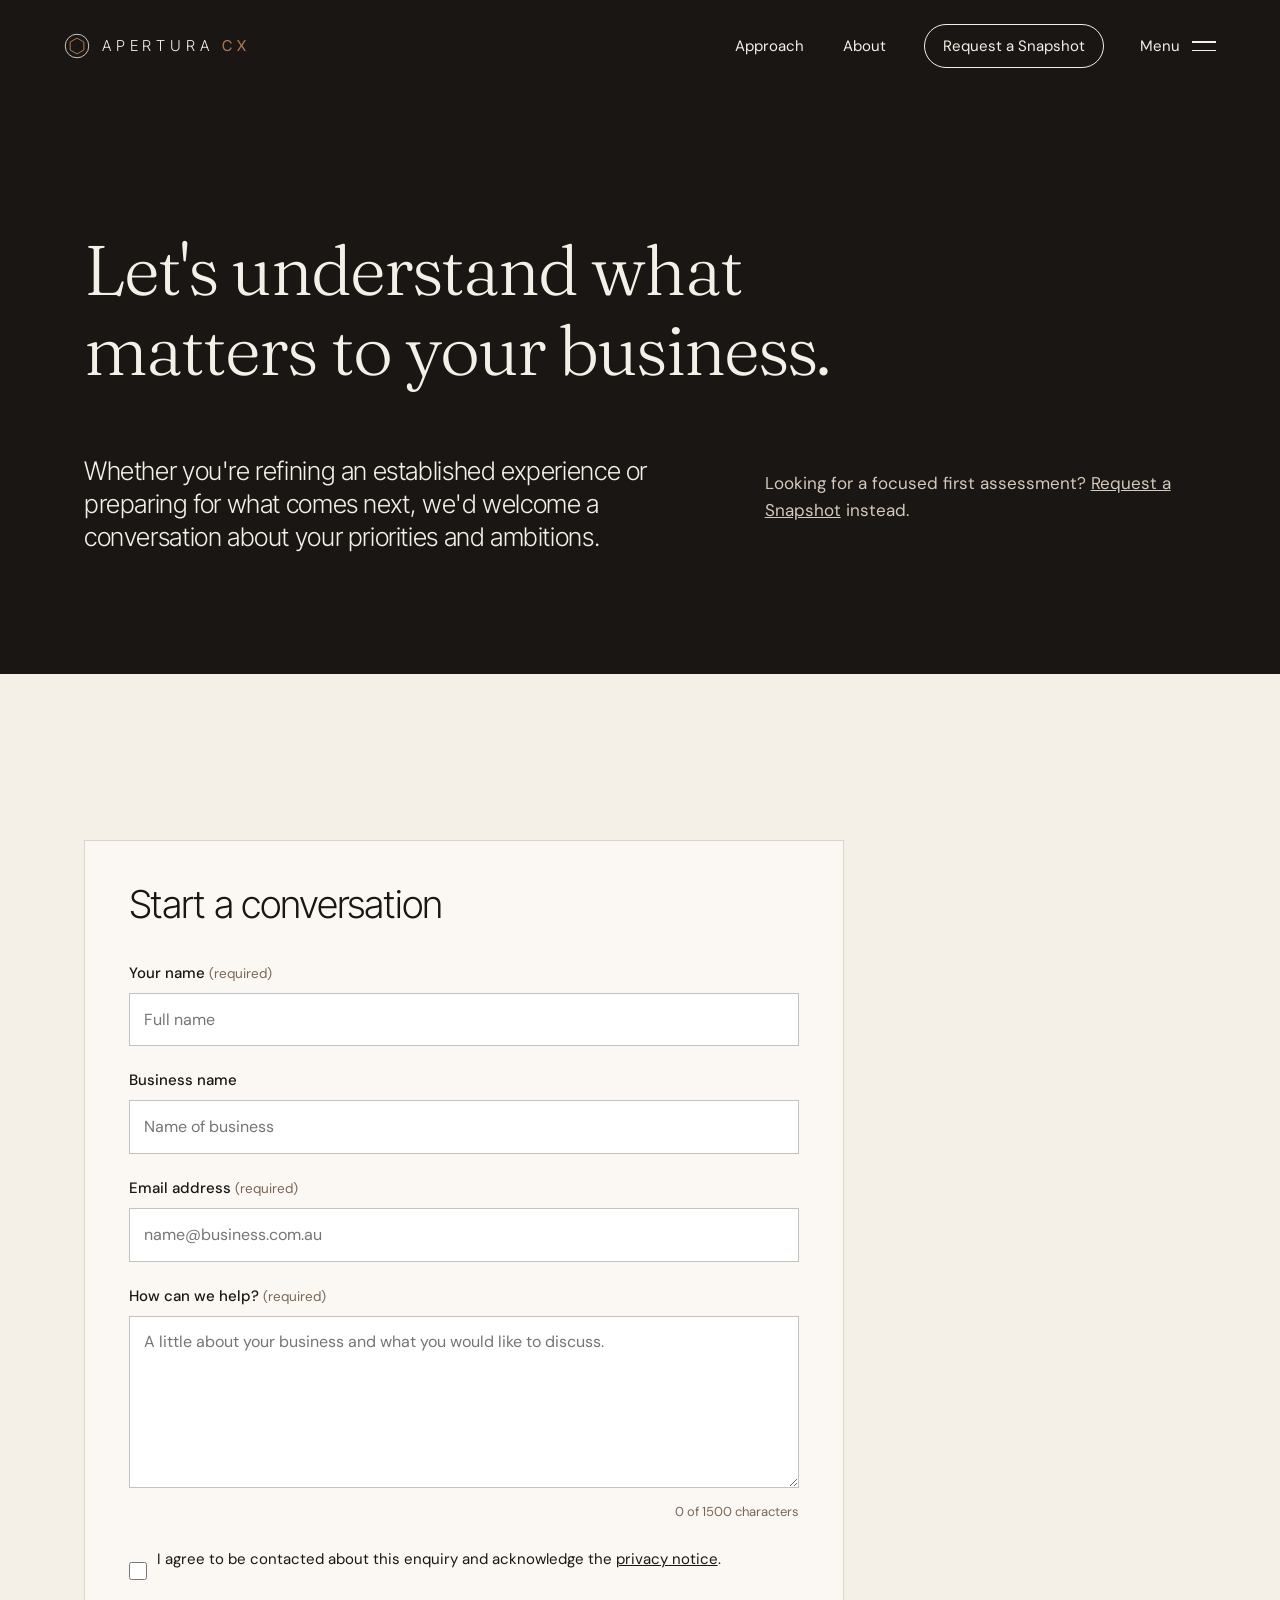
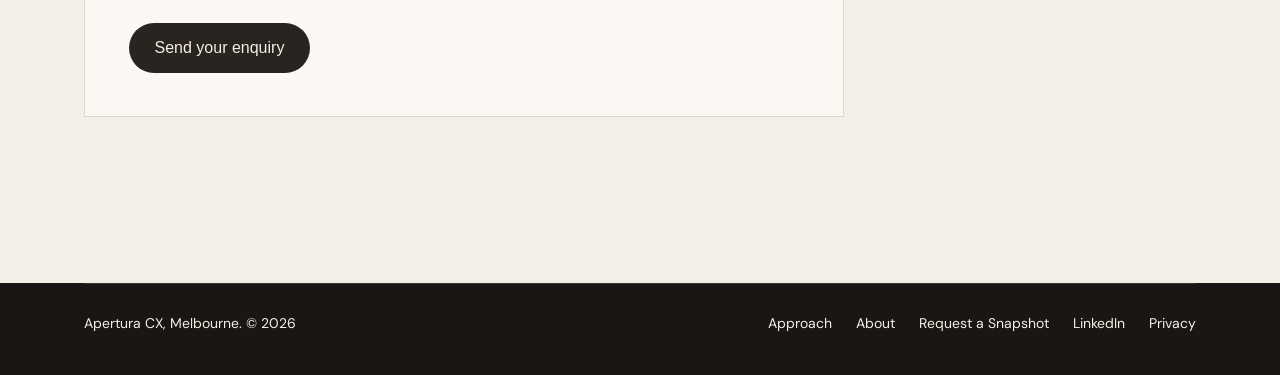
<file: contact.html>
<!doctype html>
<html lang="en-AU">
<head>
<meta charset="utf-8">
<meta name="viewport" content="width=device-width, initial-scale=1, viewport-fit=cover">
<title>Start a Conversation | Apertura CX</title>
<meta name="description" content="Start a conversation with Apertura CX about customer journey mapping, CX audits, strategy or advisory for your business.">
<link rel="canonical" href="https://cn-bit.github.io/apertura-cx/contact.html">
<meta property="og:url" content="https://cn-bit.github.io/apertura-cx/contact.html">
<meta property="og:type" content="website">
<meta property="og:site_name" content="Apertura CX">
<meta property="og:title" content="Start a Conversation | Apertura CX">
<meta property="og:description" content="Start a conversation with Apertura CX about customer journey mapping, CX audits, strategy or advisory for your business.">
<meta property="og:locale" content="en_AU">
<meta name="theme-color" content="#2A2421">
<link rel="icon" href="data:image/svg+xml,%3Csvg xmlns='http://www.w3.org/2000/svg' viewBox='0 0 32 32'%3E%3Ccircle cx='16' cy='16' r='15' fill='%232A2421'/%3E%3Cpolygon points='16,5.5 25.09,10.75 25.09,21.25 16,26.5 6.91,21.25 6.91,10.75' fill='%23F4EFE7'/%3E%3C/svg%3E">
<link rel="preload" href="fonts/inter-tight-latin-300-normal.woff2" as="font" type="font/woff2" crossorigin>
<link rel="preload" href="fonts/dm-sans-latin-400-normal.woff2" as="font" type="font/woff2" crossorigin>
<link rel="preload" href="fonts/fraunces-latin-300-normal.woff2" as="font" type="font/woff2" crossorigin>
<link rel="stylesheet" href="site.css?v=20261104-1455">
</head>
<body class="">
<a class="skip" href="#main">Skip to content</a>

<header class="site-head" id="head">
  <a class="brand" href="index.html" aria-label="Apertura CX home">
    <svg viewBox="0 0 32 32" aria-hidden="true"><circle cx="16" cy="16" r="14.5" fill="none" stroke="currentColor" stroke-width="1"/><polygon points="16,6.25 24.44,11.13 24.44,20.88 16,25.75 7.56,20.88 7.56,11.13" fill="none" stroke-width="1.2"/></svg>
    <span class="word">APERTURA <span class="cx">CX</span></span>
  </a>
  <div class="head-right">
    <nav class="nav" aria-label="Main">
      <a class="text-link" href="approach.html">Approach</a>
      <a class="text-link" href="about.html">About</a>
      <a class="begin" href="begin.html">Request a Snapshot</a>
    </nav>
    <button class="menu-btn" id="menuBtn" type="button" aria-expanded="false" aria-controls="menu"><span class="menu-word">Menu</span><span class="bars" aria-hidden="true"><i></i><i></i></span></button>
  </div>
</header>

<div class="menu" id="menu" hidden>
  <div class="menu-inner">
    <nav class="menu-links" aria-label="Menu">
      <a href="index.html">Home</a>
      <a href="approach.html">Approach</a>
      <a href="about.html">About</a>
      <a href="begin.html">Request a Snapshot</a>
    </nav>
    <div class="menu-foot">
      <p>Customer experience and retail growth for founder-led brands in retail, hospitality and property. Melbourne.</p>
      <a href="https://www.linkedin.com/in/carl-nave/" rel="noopener">LinkedIn</a>
    </div>
  </div>
</div>

<main id="main">
  <section class="page-intro field-espresso">
    <div class="wrap">
      <h1>Let's understand what matters to your business.</h1>
      <div class="lede">
        <p class="lead-big">Whether you're refining an established experience or preparing for what comes next, we'd welcome a conversation about your priorities and ambitions.</p>
        <p>Looking for a focused first assessment? <a href="begin.html">Request a Snapshot</a> instead.</p>
      </div>
    </div>
  </section>

  <section class="block field-ivory">
    <div class="wrap form-layout narrow">
      <div class="form-card">
        <h2 class="h-form">Start a conversation</h2>
        <form id="contactForm" class="ax-form" novalidate data-kind="enquiry" data-success="Thank you. Your enquiry has been received. We will be in touch to arrange a conversation.">
          <input type="hidden" name="subject" value="New enquiry from the Apertura CX website">
          <input type="hidden" name="form" value="General enquiry">
          <input type="checkbox" name="botcheck" class="hp" tabindex="-1" autocomplete="off" aria-hidden="true">
          <div class="field"><label for="c-name">Your name <span class="req">(required)</span></label><input id="c-name" name="name" type="text" autocomplete="name" placeholder="Full name" required><p class="err" id="e-c-name"></p></div>
          <div class="field"><label for="c-biz">Business name</label><input id="c-biz" name="business" type="text" autocomplete="organization" placeholder="Name of business"></div>
          <div class="field"><label for="c-email">Email address <span class="req">(required)</span></label><input id="c-email" name="email" type="email" autocomplete="email" placeholder="name@business.com.au" required><p class="err" id="e-c-email"></p></div>
          <div class="field"><label for="c-msg">How can we help? <span class="req">(required)</span></label><textarea id="c-msg" name="message" rows="6" maxlength="1500" placeholder="A little about your business and what you would like to discuss." required data-counter="c-count"></textarea><p class="count" id="c-count" aria-live="polite">0 of 1500 characters</p><p class="err" id="e-c-msg"></p></div>
          <div class="field"><label class="check"><input id="c-consent" name="consent" type="checkbox" value="Agreed" required> <span>I agree to be contacted about this enquiry and acknowledge the <a href="privacy.html">privacy notice</a>.</span></label><p class="err" id="e-c-consent"></p></div>
          <button class="cta submit" type="submit">Send your enquiry</button>
          <div class="status" role="status" aria-live="polite" tabindex="-1"></div>
        </form>
      </div>
    </div>
  </section>
</main>

<footer class="field-espresso">
  <div class="wrap"><div class="bar">
    <div>Apertura CX, Melbourne. © 2026</div>
    <nav aria-label="Footer">
      <a href="approach.html">Approach</a>
      <a href="about.html">About</a>
      <a href="begin.html">Request a Snapshot</a>
      <a href="https://www.linkedin.com/in/carl-nave/" rel="noopener">LinkedIn</a>
      <a href="privacy.html">Privacy</a>
    </nav>
  </div></div>
</footer>

<script>
(() => {
  const head = document.getElementById('head');
  const set = () => head.classList.toggle('solid', scrollY > 40);
  addEventListener('scroll', set, { passive: true }); set();
})();
</script>
<script src="site.js?v=20261104-1455"></script>
<script>
/* Snapshot and enquiry forms.
   Submissions are sent to Web3Forms, which emails them to the inbox linked to the access key.
   Paste the access key below once it has been created. Until then the forms explain that they are not connected. */
(() => {
  const ACCESS_KEY = '';
  const ENDPOINT = 'https://api.web3forms.com/submit';
  const MESSAGES = {
    name: 'Enter your name.',
    business: 'Enter your business name.',
    email: 'Enter your email address.',
    emailFormat: 'Enter an email address in the format name@business.com.au.',
    website: 'Enter your website, or tick No website.',
    websiteFormat: 'Enter a full web address, such as https://yourbusiness.com.au.',
    industry: 'Choose an industry.',
    message: 'Tell us a little about what you would like to discuss.',
    consent: 'Tick the box to agree to be contacted.'
  };

  document.querySelectorAll('form.ax-form').forEach(form => {
    const status = form.querySelector('.status');
    const btn = form.querySelector('button[type="submit"]');
    const label = btn.textContent;
    const web = form.querySelector('[data-needs-unless]');
    const noweb = web ? document.getElementById(web.dataset.needsUnless) : null;
    let sending = false;

    form.querySelectorAll('.field').forEach(f => {
      const input = f.querySelector('input:not([type="hidden"]), select, textarea');
      const err = f.querySelector('.err');
      if (input && err) input.setAttribute('aria-describedby', err.id);
    });
    form.querySelectorAll('[data-counter]').forEach(t => {
      const out = document.getElementById(t.dataset.counter);
      const update = () => { out.textContent = `${t.value.length} of ${t.maxLength} characters`; };
      t.addEventListener('input', update); update();
    });
    if (web && noweb) {
      noweb.addEventListener('change', () => {
        web.disabled = noweb.checked;
        if (noweb.checked) { web.value = ''; setError(web, ''); }
      });
    }

    function setError(input, msg) {
      const err = input.closest('.field').querySelector('.err');
      if (!err) return;
      err.textContent = msg;
      input.setAttribute('aria-invalid', msg ? 'true' : 'false');
      input.closest('.field').classList.toggle('has-error', !!msg);
    }
    form.addEventListener('input', e => { if (e.target.matches('input, select, textarea')) setError(e.target, ''); });
    form.addEventListener('change', e => { if (e.target.matches('input, select, textarea')) setError(e.target, ''); });

    function normaliseUrl(v) {
      v = v.trim();
      if (!v) return '';
      if (!/^https?:\/\//i.test(v)) v = 'https://' + v;
      try { const u = new URL(v); return u.hostname.includes('.') ? u.href : null; } catch { return null; }
    }

    function validate() {
      let first = null;
      const fail = (input, msg) => { setError(input, msg); if (!first) first = input; };
      form.querySelectorAll('[required]').forEach(input => {
        if (input.type === 'checkbox') { if (!input.checked) fail(input, MESSAGES.consent); return; }
        if (!input.value.trim()) fail(input, MESSAGES[input.name] || 'Complete this field.');
        else if (input.type === 'email' && !/^[^\s@]+@[^\s@]+\.[^\s@]+$/.test(input.value.trim())) fail(input, MESSAGES.emailFormat);
      });
      if (web && !(noweb && noweb.checked)) {
        if (!web.value.trim()) fail(web, MESSAGES.website);
        else if (normaliseUrl(web.value) === null) fail(web, MESSAGES.websiteFormat);
      }
      return first;
    }

    function showStatus(kind, text) {
      status.className = 'status ' + kind;
      status.textContent = text;
      status.focus({ preventScroll: false });
    }

    form.addEventListener('submit', async e => {
      e.preventDefault();
      if (sending) return;
      status.className = 'status'; status.textContent = '';
      const first = validate();
      if (first) { first.focus(); return; }
      if (!ACCESS_KEY) {
        showStatus('error', 'This form is not connected yet, so nothing has been sent. Your details are still here.');
        return;
      }
      const data = Object.fromEntries(new FormData(form).entries());
      if (web && data.website) data.website = normaliseUrl(data.website);
      data.access_key = ACCESS_KEY;
      data.from_name = 'Apertura CX website';
      if (data.email) data.replyto = data.email;
      sending = true; btn.disabled = true; btn.textContent = 'Sending';
      try {
        const res = await fetch(ENDPOINT, { method: 'POST', headers: { 'Content-Type': 'application/json', Accept: 'application/json' }, body: JSON.stringify(data) });
        const json = await res.json().catch(() => ({}));
        if (res.ok && json.success) {
          form.classList.add('sent');
          showStatus('success', form.dataset.success);
        } else {
          showStatus('error', 'Your request could not be sent. Check your details and connection, then try again.');
        }
      } catch {
        showStatus('error', 'Your request could not be sent. Check your connection and try again.');
      } finally {
        sending = false; btn.disabled = false; btn.textContent = label;
      }
    });
  });
})();
</script>

</body>
</html>
</file>
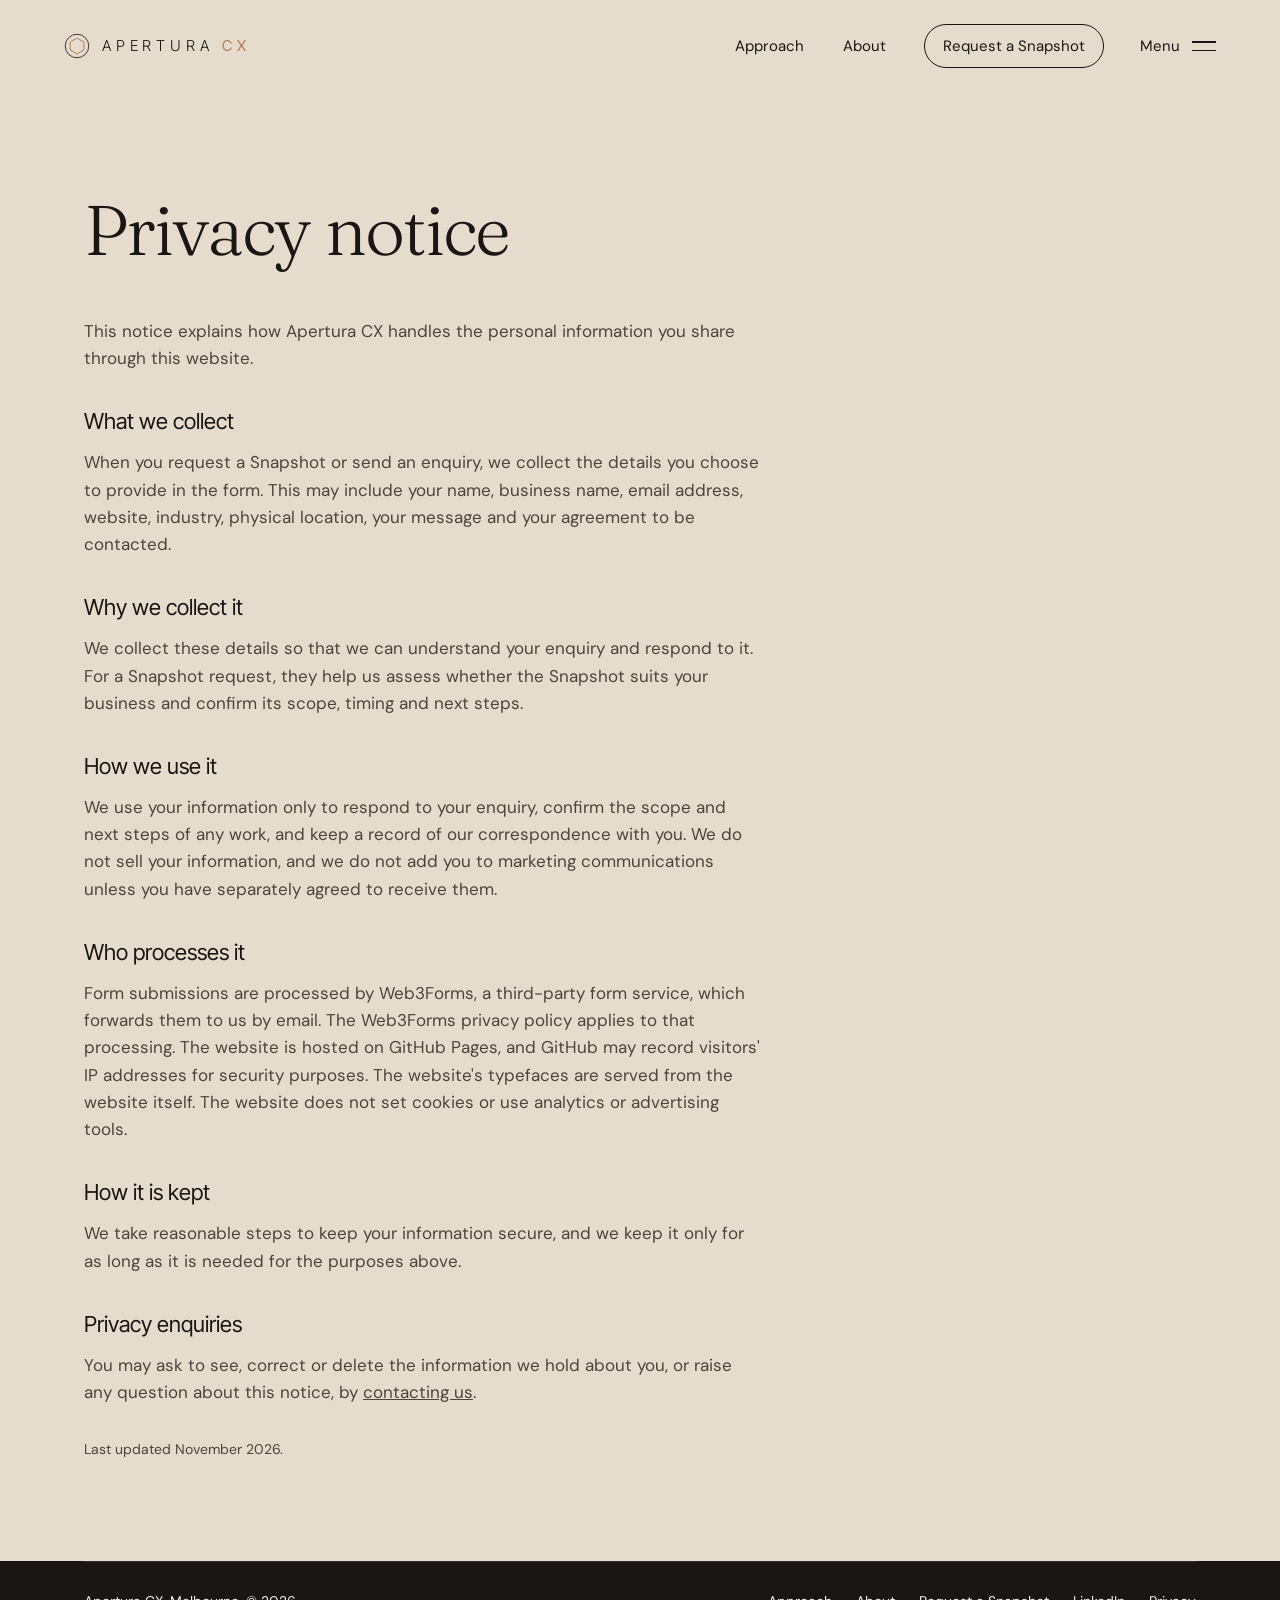
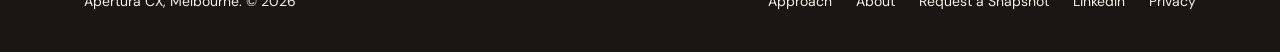
<file: privacy.html>
<!doctype html>
<html lang="en-AU">
<head>
<meta charset="utf-8">
<meta name="viewport" content="width=device-width, initial-scale=1, viewport-fit=cover">
<title>Privacy Notice | Apertura CX</title>
<meta name="description" content="How Apertura CX handles personal information shared through this website.">
<link rel="canonical" href="https://cn-bit.github.io/apertura-cx/privacy.html">
<meta property="og:url" content="https://cn-bit.github.io/apertura-cx/privacy.html">
<meta property="og:type" content="website">
<meta property="og:site_name" content="Apertura CX">
<meta property="og:title" content="Privacy Notice | Apertura CX">
<meta property="og:description" content="How Apertura CX handles personal information shared through this website.">
<meta property="og:locale" content="en_AU">
<meta name="theme-color" content="#E6DCCE">
<link rel="icon" href="data:image/svg+xml,%3Csvg xmlns='http://www.w3.org/2000/svg' viewBox='0 0 32 32'%3E%3Ccircle cx='16' cy='16' r='15' fill='%232A2421'/%3E%3Cpolygon points='16,5.5 25.09,10.75 25.09,21.25 16,26.5 6.91,21.25 6.91,10.75' fill='%23F4EFE7'/%3E%3C/svg%3E">
<link rel="preload" href="fonts/inter-tight-latin-300-normal.woff2" as="font" type="font/woff2" crossorigin>
<link rel="preload" href="fonts/dm-sans-latin-400-normal.woff2" as="font" type="font/woff2" crossorigin>
<link rel="preload" href="fonts/fraunces-latin-300-normal.woff2" as="font" type="font/woff2" crossorigin>
<link rel="stylesheet" href="site.css?v=20261104-1455">
</head>
<body class="">
<a class="skip" href="#main">Skip to content</a>

<header class="site-head on-light" id="head">
  <a class="brand" href="index.html" aria-label="Apertura CX home">
    <svg viewBox="0 0 32 32" aria-hidden="true"><circle cx="16" cy="16" r="14.5" fill="none" stroke="currentColor" stroke-width="1"/><polygon points="16,6.25 24.44,11.13 24.44,20.88 16,25.75 7.56,20.88 7.56,11.13" fill="none" stroke-width="1.2"/></svg>
    <span class="word">APERTURA <span class="cx">CX</span></span>
  </a>
  <div class="head-right">
    <nav class="nav" aria-label="Main">
      <a class="text-link" href="approach.html">Approach</a>
      <a class="text-link" href="about.html">About</a>
      <a class="begin" href="begin.html">Request a Snapshot</a>
    </nav>
    <button class="menu-btn" id="menuBtn" type="button" aria-expanded="false" aria-controls="menu"><span class="menu-word">Menu</span><span class="bars" aria-hidden="true"><i></i><i></i></span></button>
  </div>
</header>

<div class="menu" id="menu" hidden>
  <div class="menu-inner">
    <nav class="menu-links" aria-label="Menu">
      <a href="index.html">Home</a>
      <a href="approach.html">Approach</a>
      <a href="about.html">About</a>
      <a href="begin.html">Request a Snapshot</a>
    </nav>
    <div class="menu-foot">
      <p>Customer experience and retail growth for founder-led brands in retail, hospitality and property. Melbourne.</p>
      <a href="https://www.linkedin.com/in/carl-nave/" rel="noopener">LinkedIn</a>
    </div>
  </div>
</div>

<main id="main">
  <section class="page-intro field-sand slim">
    <div class="wrap">
      <h1>Privacy notice</h1>
      <div class="prose">
        <p>This notice explains how Apertura CX handles the personal information you share through this website.</p>
        <h2>What we collect</h2>
        <p>When you request a Snapshot or send an enquiry, we collect the details you choose to provide in the form. This may include your name, business name, email address, website, industry, physical location, your message and your agreement to be contacted.</p>
        <h2>Why we collect it</h2>
        <p>We collect these details so that we can understand your enquiry and respond to it. For a Snapshot request, they help us assess whether the Snapshot suits your business and confirm its scope, timing and next steps.</p>
        <h2>How we use it</h2>
        <p>We use your information only to respond to your enquiry, confirm the scope and next steps of any work, and keep a record of our correspondence with you. We do not sell your information, and we do not add you to marketing communications unless you have separately agreed to receive them.</p>
        <h2>Who processes it</h2>
        <p>Form submissions are processed by Web3Forms, a third-party form service, which forwards them to us by email. The Web3Forms privacy policy applies to that processing. The website is hosted on GitHub Pages, and GitHub may record visitors' IP addresses for security purposes. The website's typefaces are served from the website itself. The website does not set cookies or use analytics or advertising tools.</p>
        <h2>How it is kept</h2>
        <p>We take reasonable steps to keep your information secure, and we keep it only for as long as it is needed for the purposes above.</p>
        <h2>Privacy enquiries</h2>
        <p>You may ask to see, correct or delete the information we hold about you, or raise any question about this notice, by <a href="contact.html">contacting us</a>.</p>
        <p class="updated">Last updated November 2026.</p>
      </div>
    </div>
  </section>
</main>

<footer class="field-espresso">
  <div class="wrap"><div class="bar">
    <div>Apertura CX, Melbourne. © 2026</div>
    <nav aria-label="Footer">
      <a href="approach.html">Approach</a>
      <a href="about.html">About</a>
      <a href="begin.html">Request a Snapshot</a>
      <a href="https://www.linkedin.com/in/carl-nave/" rel="noopener">LinkedIn</a>
      <a href="privacy.html">Privacy</a>
    </nav>
  </div></div>
</footer>

<script>
(() => {
  const head = document.getElementById('head');
  const set = () => head.classList.toggle('solid', scrollY > 40);
  addEventListener('scroll', set, { passive: true }); set();
})();
</script>
<script src="site.js?v=20261104-1455"></script>

</body>
</html>
</file>
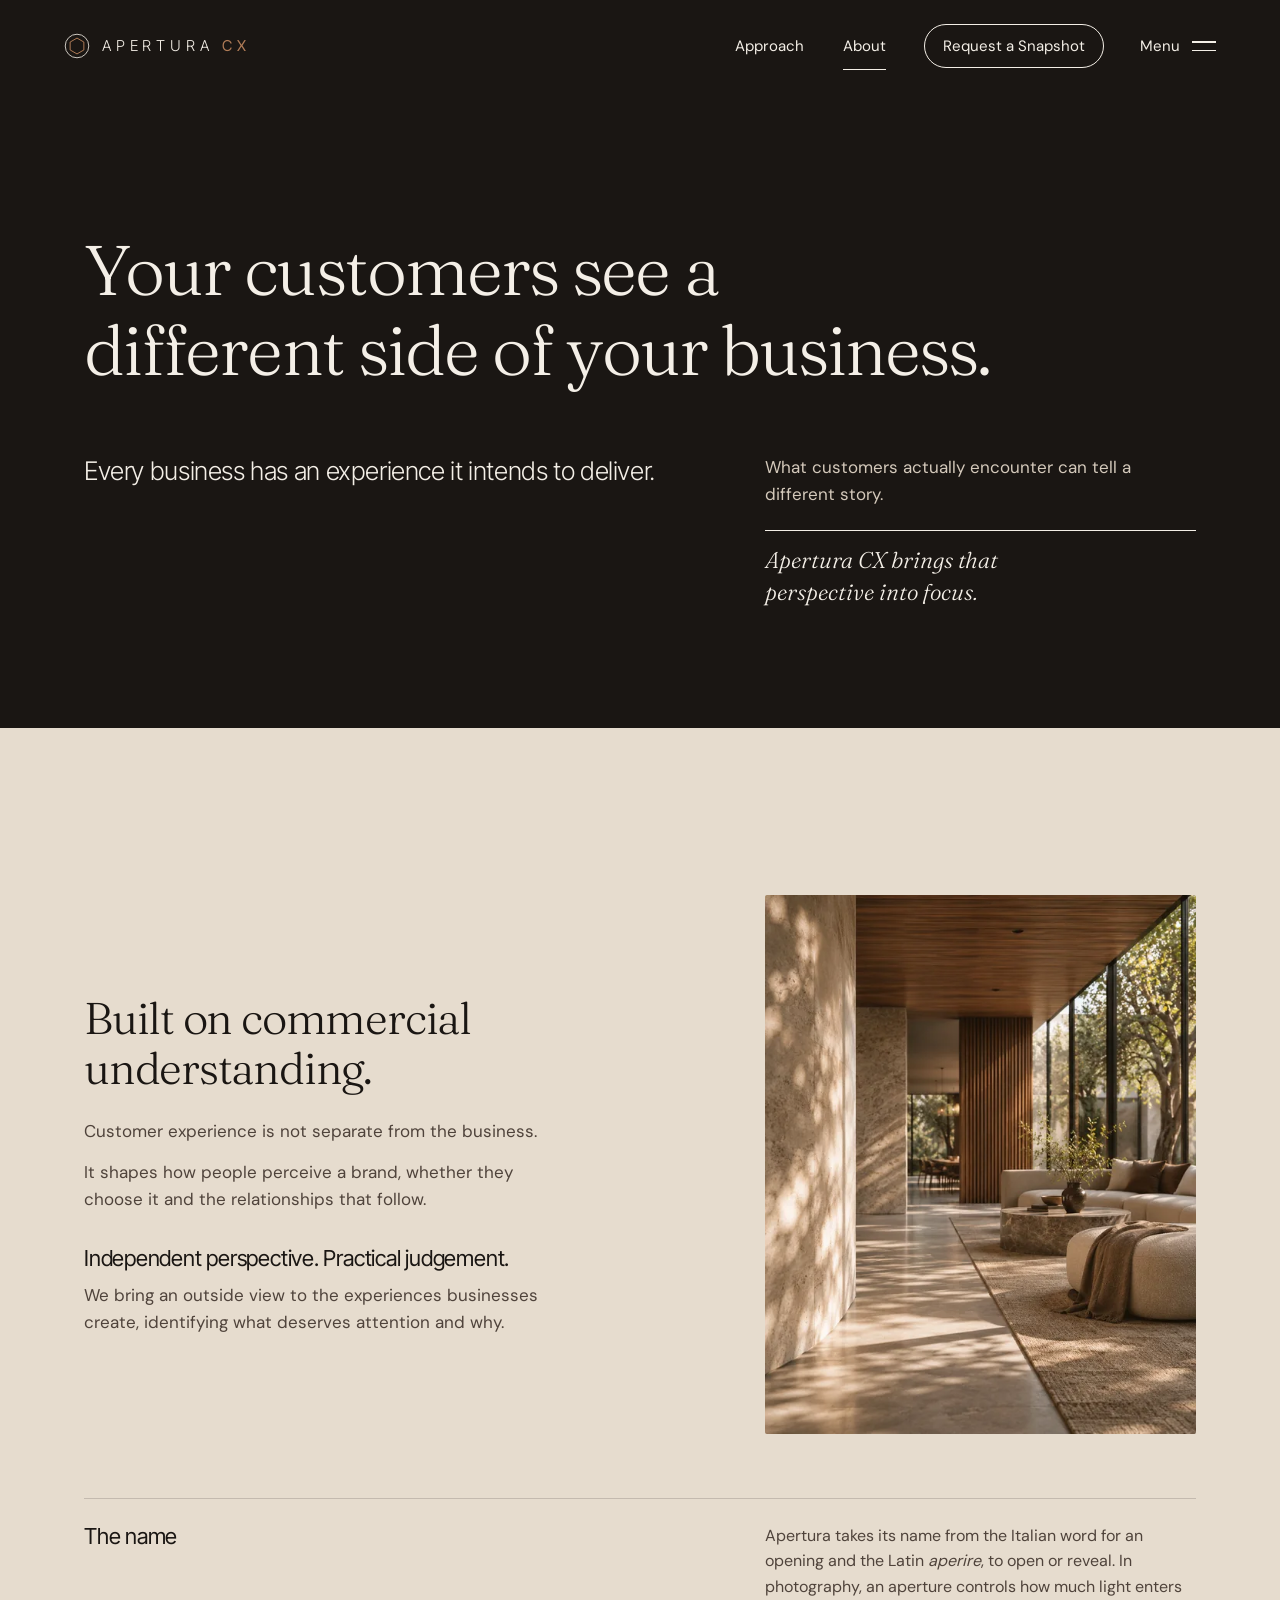
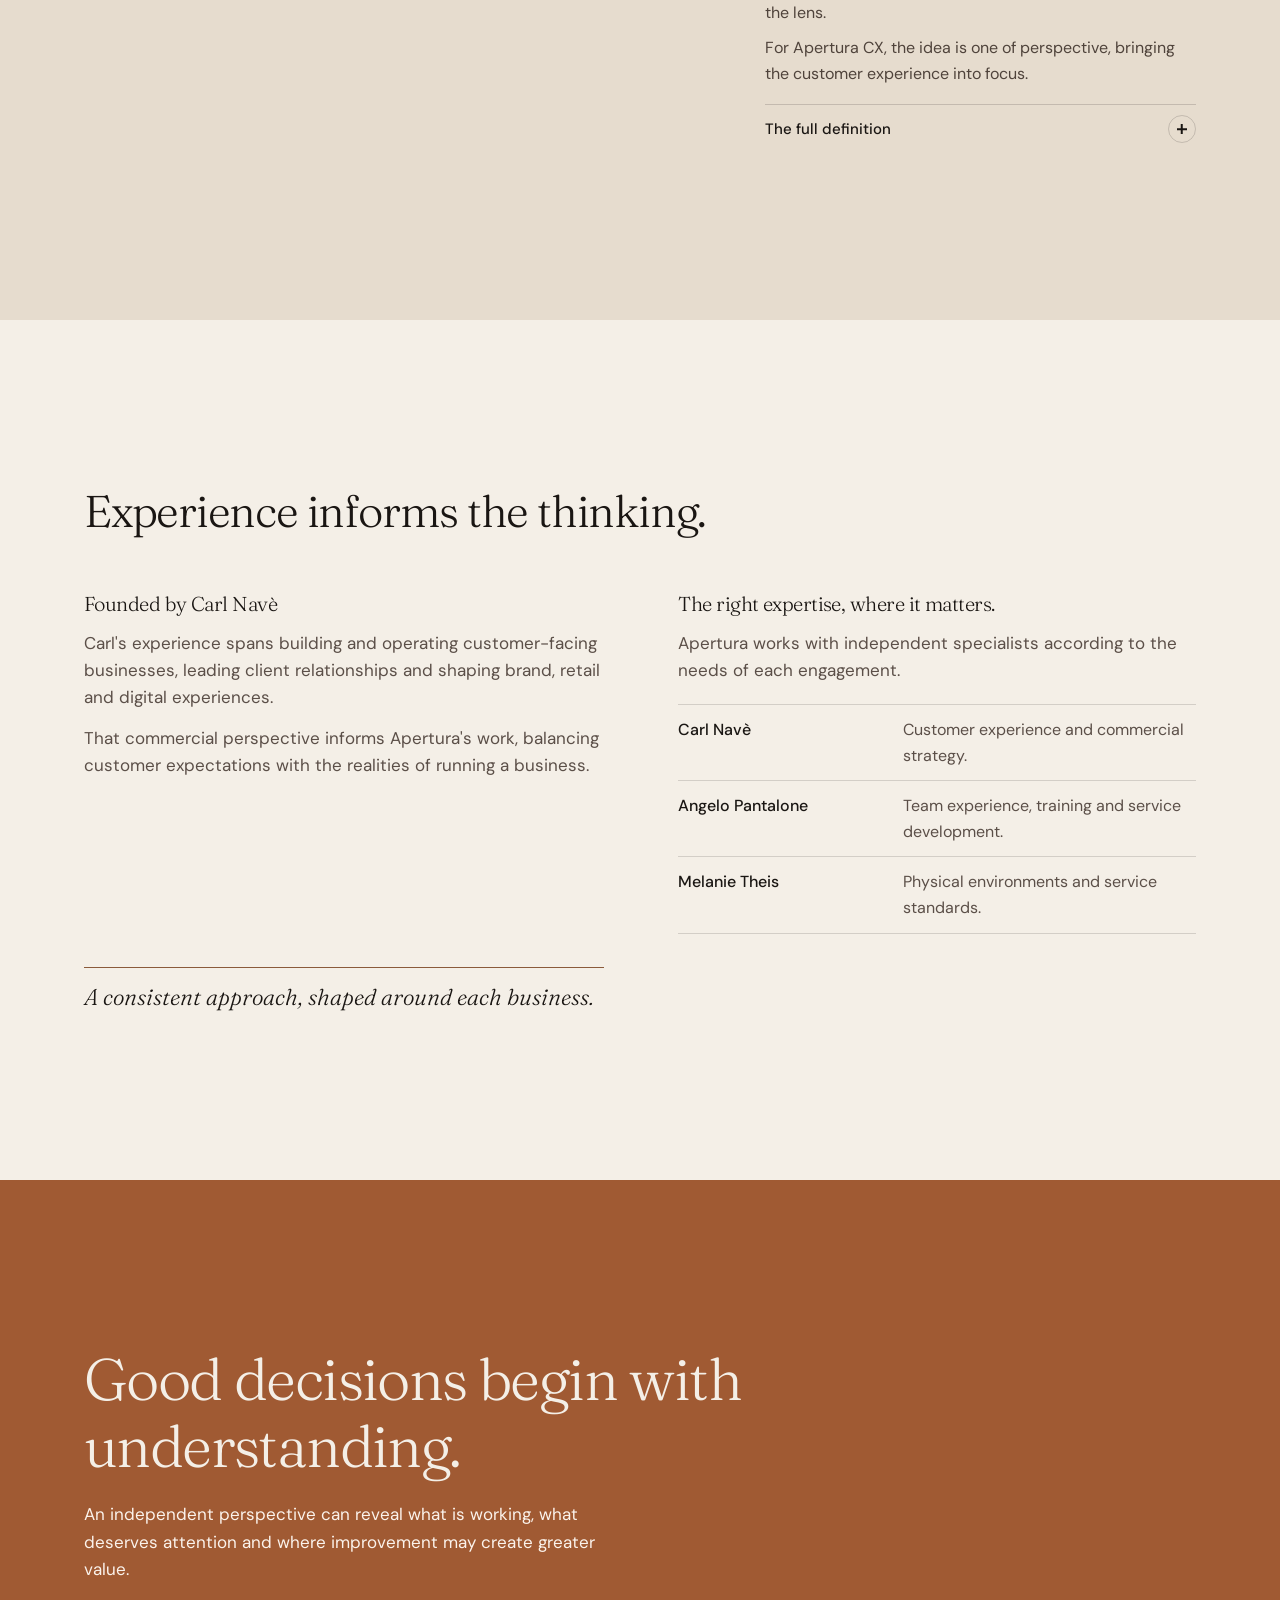
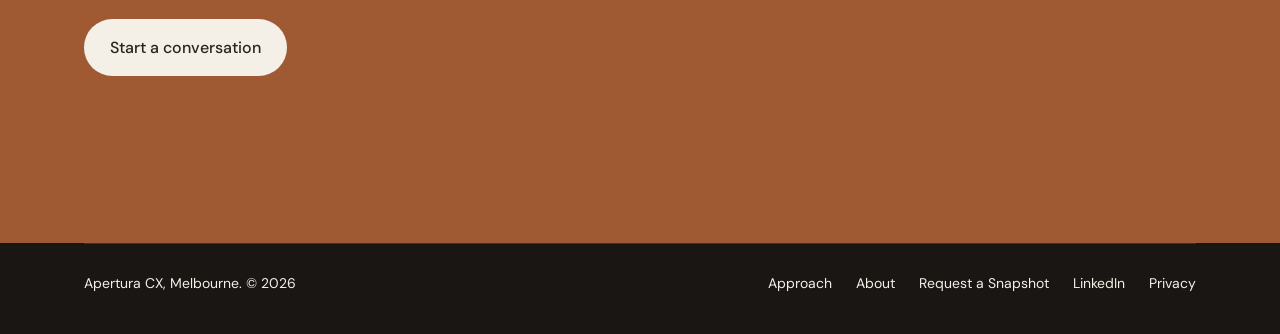
<file: preview/about.html>
<!doctype html>
<html lang="en-AU">
<head>
<meta charset="utf-8">
<meta name="robots" content="noindex, nofollow">
<meta name="viewport" content="width=device-width, initial-scale=1, viewport-fit=cover">
<title>About Apertura CX | Melbourne Customer Experience Consultancy</title>
<meta name="description" content="Apertura CX is a founder-led Melbourne customer experience consultancy, founded by Carl Navè, bringing an independent, commercially grounded perspective to retail, hospitality and property businesses.">
<meta property="og:url" content="https://cn-bit.github.io/apertura-cx/about.html">
<meta property="og:type" content="website">
<meta property="og:site_name" content="Apertura CX">
<meta property="og:title" content="About Apertura CX | Melbourne Customer Experience Consultancy">
<meta property="og:description" content="Apertura CX is a founder-led Melbourne customer experience consultancy, founded by Carl Navè, bringing an independent, commercially grounded perspective to retail, hospitality and property businesses.">
<meta property="og:locale" content="en_AU">
<meta name="theme-color" content="#2A2421">
<link rel="icon" href="data:image/svg+xml,%3Csvg xmlns='http://www.w3.org/2000/svg' viewBox='0 0 32 32'%3E%3Ccircle cx='16' cy='16' r='15' fill='%232A2421'/%3E%3Cpolygon points='16,5.5 25.09,10.75 25.09,21.25 16,26.5 6.91,21.25 6.91,10.75' fill='%23F4EFE7'/%3E%3C/svg%3E">
<link rel="preload" href="fonts/inter-tight-latin-300-normal.woff2" as="font" type="font/woff2" crossorigin>
<link rel="preload" href="fonts/dm-sans-latin-400-normal.woff2" as="font" type="font/woff2" crossorigin>
<link rel="preload" href="fonts/fraunces-latin-300-normal.woff2" as="font" type="font/woff2" crossorigin>
<link rel="stylesheet" href="site.css?v=20261104-1455">
</head>
<body class="">
<a class="skip" href="#main">Skip to content</a>

<header class="site-head" id="head">
  <a class="brand" href="index.html" aria-label="Apertura CX home">
    <svg viewBox="0 0 32 32" aria-hidden="true"><circle cx="16" cy="16" r="14.5" fill="none" stroke="currentColor" stroke-width="1"/><polygon points="16,6.25 24.44,11.13 24.44,20.88 16,25.75 7.56,20.88 7.56,11.13" fill="none" stroke-width="1.2"/></svg>
    <span class="word">APERTURA <span class="cx">CX</span></span>
  </a>
  <div class="head-right">
    <nav class="nav" aria-label="Main">
      <a class="text-link" href="approach.html">Approach</a>
      <a class="text-link" href="about.html" aria-current="page">About</a>
      <a class="begin" href="begin.html">Request a Snapshot</a>
    </nav>
    <button class="menu-btn" id="menuBtn" type="button" aria-expanded="false" aria-controls="menu"><span class="menu-word">Menu</span><span class="bars" aria-hidden="true"><i></i><i></i></span></button>
  </div>
</header>

<div class="menu" id="menu" hidden>
  <div class="menu-inner">
    <nav class="menu-links" aria-label="Menu">
      <a href="index.html">Home</a>
      <a href="approach.html">Approach</a>
      <a href="about.html" aria-current="page">About</a>
      <a href="begin.html">Request a Snapshot</a>
    </nav>
    <div class="menu-foot">
      <p>Customer experience and retail growth for founder-led brands in retail, hospitality and property. Melbourne.</p>
      <a href="https://www.linkedin.com/in/carl-nave/" rel="noopener">LinkedIn</a>
    </div>
  </div>
</div>

<main id="main">
  <section class="page-intro field-espresso">
    <div class="wrap">
      <h1>Your customers see a different side of your business.</h1>
      <div class="lede">
        <p class="lead-big">Every business has an experience it intends to deliver.</p>
        <div>
          <p>What customers actually encounter can tell a different story.</p>
          <p class="breakout">Apertura CX brings that perspective into focus.</p>
        </div>
      </div>
    </div>
  </section>

  <section class="block field-sand" aria-labelledby="why-title">
    <div class="wrap">
      <div class="sec-head with-photo">
        <div class="sh-text">
          <h2 id="why-title">Built on commercial understanding.</h2>
          <p>Customer experience is not separate from the business.</p>
          <p>It shapes how people perceive a brand, whether they choose it and the relationships that follow.</p>
          <h3 class="sub">Independent perspective. Practical judgement.</h3>
          <p>We bring an outside view to the experiences businesses create, identifying what deserves attention and why.</p>
        </div>
        <figure class="pic pic-architecture" style="--ar-d:4/5;--ar-m:4/3">
          <picture>
            <source media="(max-width: 860px)" type="image/webp" srcset="img/apertura-05-about-architecture-mobile-700.webp 700w, img/apertura-05-about-architecture-mobile-1122.webp 1122w" sizes="calc(100vw - 40px)">
            <source media="(max-width: 860px)" srcset="img/apertura-05-about-architecture-mobile-700.jpg 700w, img/apertura-05-about-architecture-mobile-1122.jpg 1122w" sizes="calc(100vw - 40px)">
            <source type="image/webp" srcset="img/apertura-05-about-architecture-portrait-560.webp 560w, img/apertura-05-about-architecture-portrait-880.webp 880w, img/apertura-05-about-architecture-portrait-1122.webp 1122w" sizes="(max-width: 860px) calc(100vw - 40px), 460px">
            <img src="img/apertura-05-about-architecture-portrait-1122.jpg" srcset="img/apertura-05-about-architecture-portrait-560.jpg 560w, img/apertura-05-about-architecture-portrait-880.jpg 880w, img/apertura-05-about-architecture-portrait-1122.jpg 1122w" sizes="(max-width: 860px) calc(100vw - 40px), 460px" width="1122" height="1402" alt="A contemporary interior with warm natural light, stone surfaces and floor-to-ceiling windows." loading="lazy" decoding="async">
          </picture>
        </figure>
      </div>
      <div class="name-block">
        <h3>The name</h3>
        <div>
          <p>Apertura takes its name from the Italian word for an opening and the Latin <em>aperire</em>, to open or reveal. In photography, an aperture controls how much light enters the lens.</p>
          <p>For Apertura CX, the idea is one of perspective, bringing the customer experience into focus.</p>
          <details class="defs-more">
            <summary>The full definition<span class="hx-chev" aria-hidden="true"></span></summary>
            <dl>
              <div><dt>Italian · apertura <span>/aperˈtuːra/</span></dt><dd>An opening. A space through which light passes, or something beyond becomes visible.</dd></div>
              <div><dt>Latin · aperire</dt><dd>To open, uncover or reveal. To make accessible what was previously closed.</dd></div>
              <div><dt>In photography · aperture</dt><dd>The opening in a lens that controls how much light enters.</dd></div>
            </dl>
          </details>
        </div>
      </div>
    </div>
  </section>

  <section class="block field-ivory" aria-labelledby="people-title">
    <div class="wrap">
      <h2 id="people-title" class="sec-title">Experience informs the thinking.</h2>
      <div class="people-grid">
        <div>
          <h3>Founded by Carl Navè</h3>
          <p>Carl's experience spans building and operating customer-facing businesses, leading client relationships and shaping brand, retail and digital experiences.</p>
          <p>That commercial perspective informs Apertura's work, balancing customer expectations with the realities of running a business.</p>
        </div>
        <div>
          <h3>The right expertise, where it matters.</h3>
          <p>Apertura works with independent specialists according to the needs of each engagement.</p>
          <ul class="people">
            <li><b>Carl Navè</b><span>Customer experience and commercial strategy.</span></li>
            <li><b>Angelo Pantalone</b><span>Team experience, training and service development.</span></li>
            <li><b>Melanie Theis</b><span>Physical environments and service standards.</span></li>
          </ul>
        </div>
      </div>
      <p class="breakout">A consistent approach, shaped around each business.</p>
    </div>
  </section>

  <section class="block invite field-bronze" aria-labelledby="about-close">
    <div class="wrap grid single">
      <div>
        <h2 id="about-close">Good decisions begin with understanding.</h2>
        <p>An independent perspective can reveal what is working, what deserves attention and where improvement may create greater value.</p>
        <a class="cta" href="contact.html">Start a conversation</a>
      </div>
    </div>
  </section>
</main>

<footer class="field-espresso">
  <div class="wrap"><div class="bar">
    <div>Apertura CX, Melbourne. © 2026</div>
    <nav aria-label="Footer">
      <a href="approach.html">Approach</a>
      <a href="about.html">About</a>
      <a href="begin.html">Request a Snapshot</a>
      <a href="https://www.linkedin.com/in/carl-nave/" rel="noopener">LinkedIn</a>
      <a href="privacy.html">Privacy</a>
    </nav>
  </div></div>
</footer>

<script>
(() => {
  const head = document.getElementById('head');
  const set = () => head.classList.toggle('solid', scrollY > 40);
  addEventListener('scroll', set, { passive: true }); set();
})();
</script>
<script src="site.js?v=20261104-1455"></script>

</body>
</html>
</file>
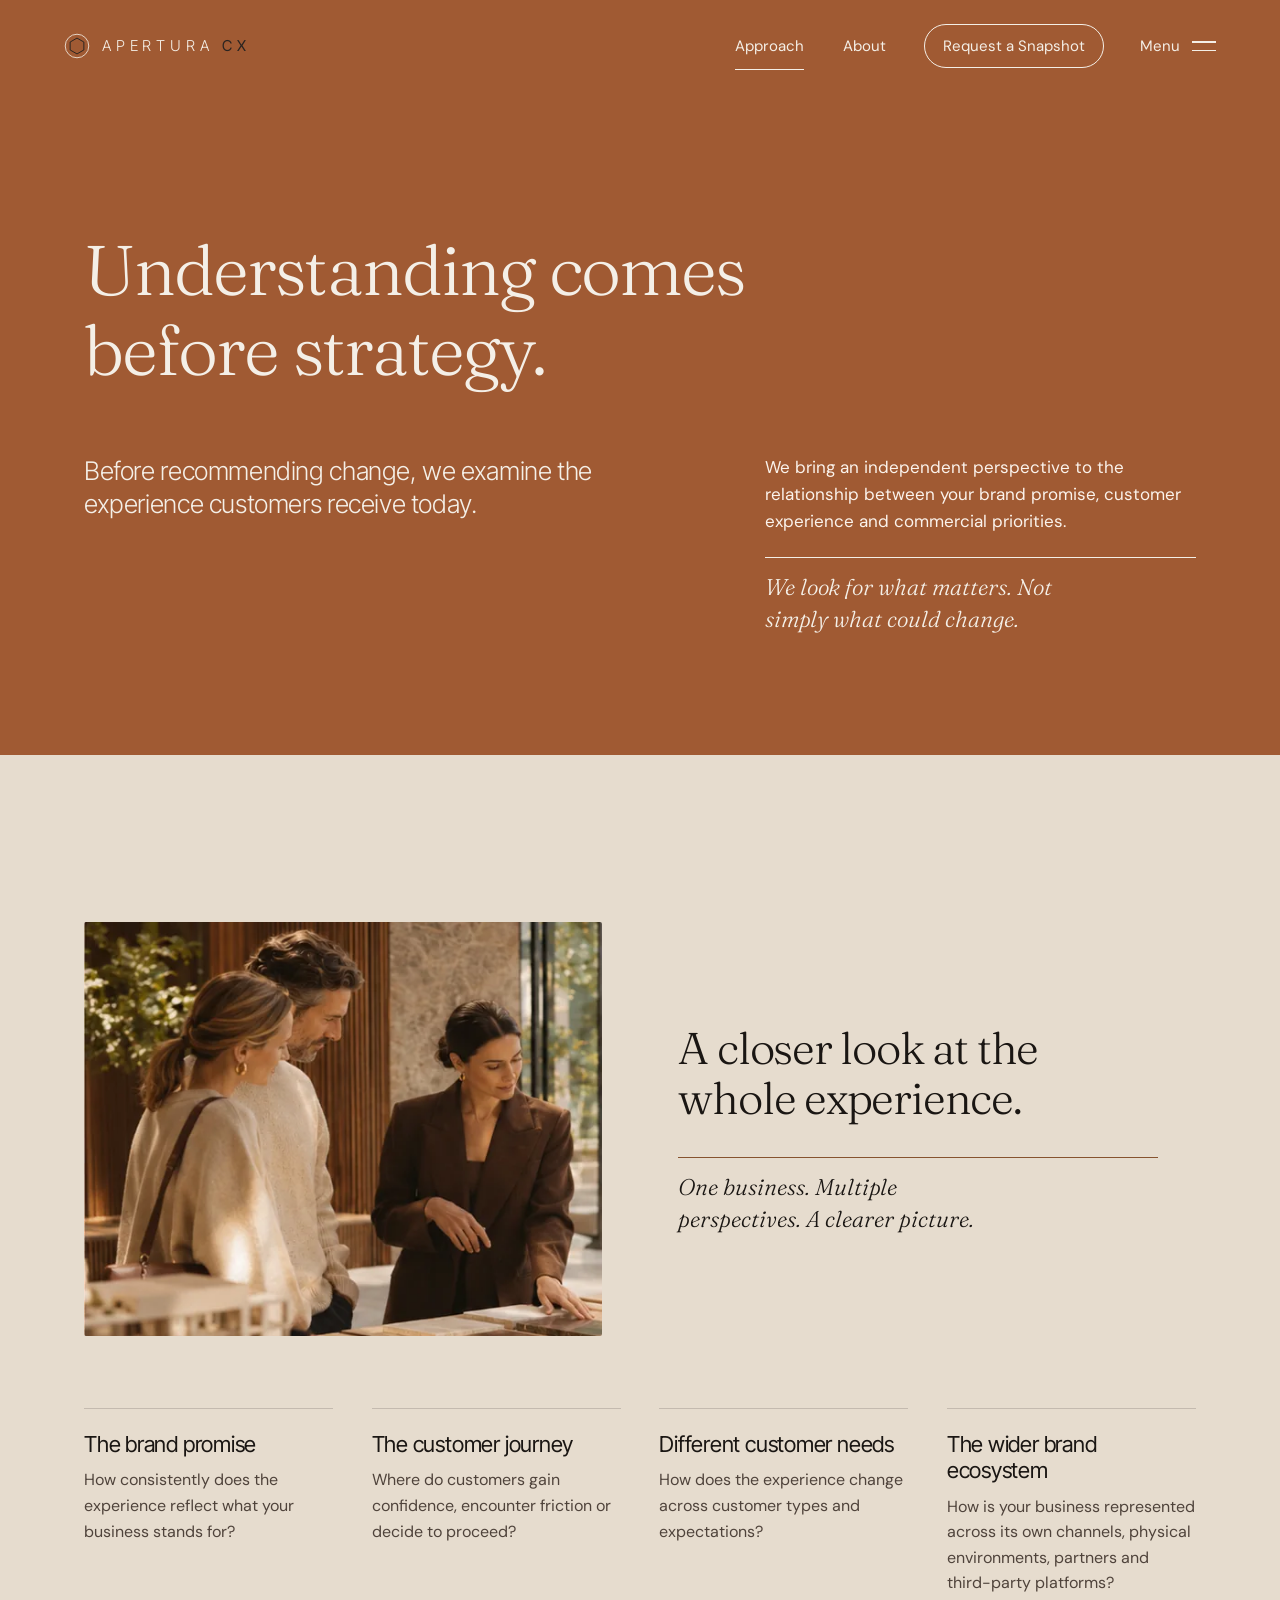
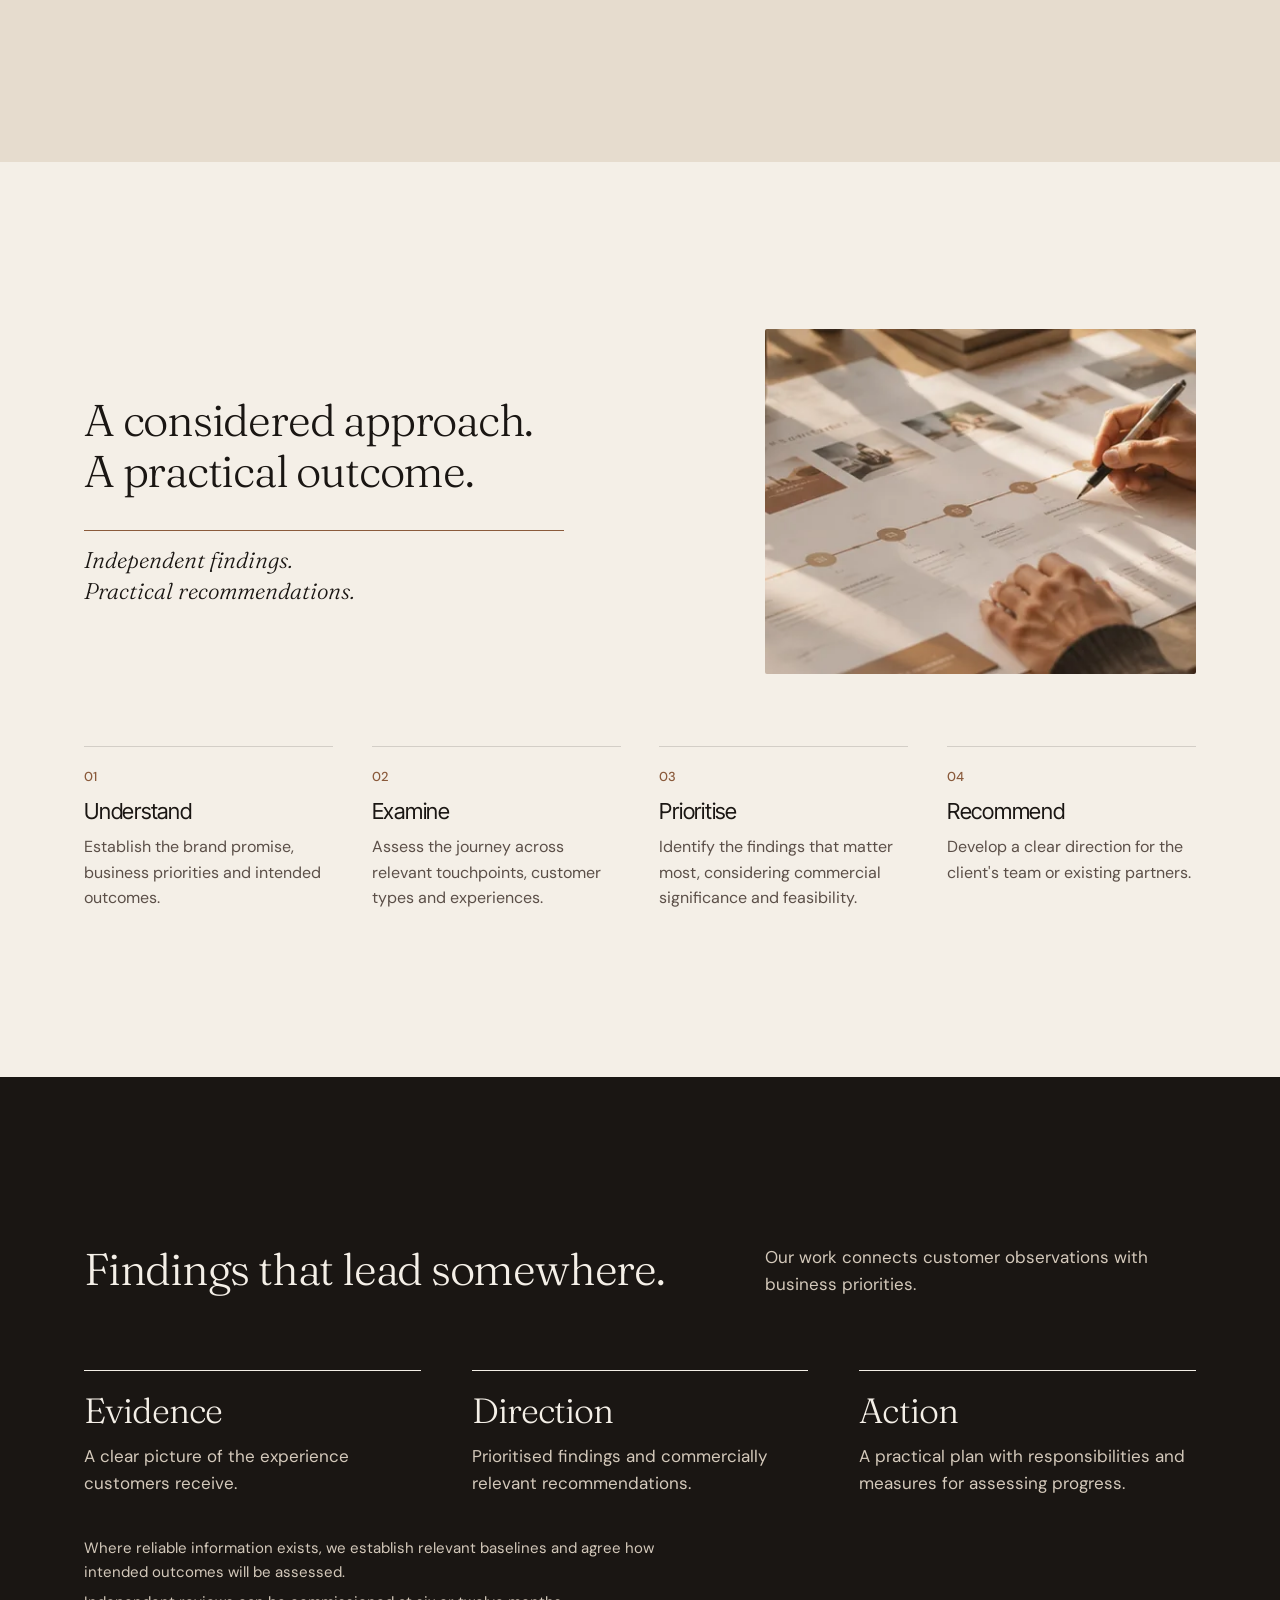
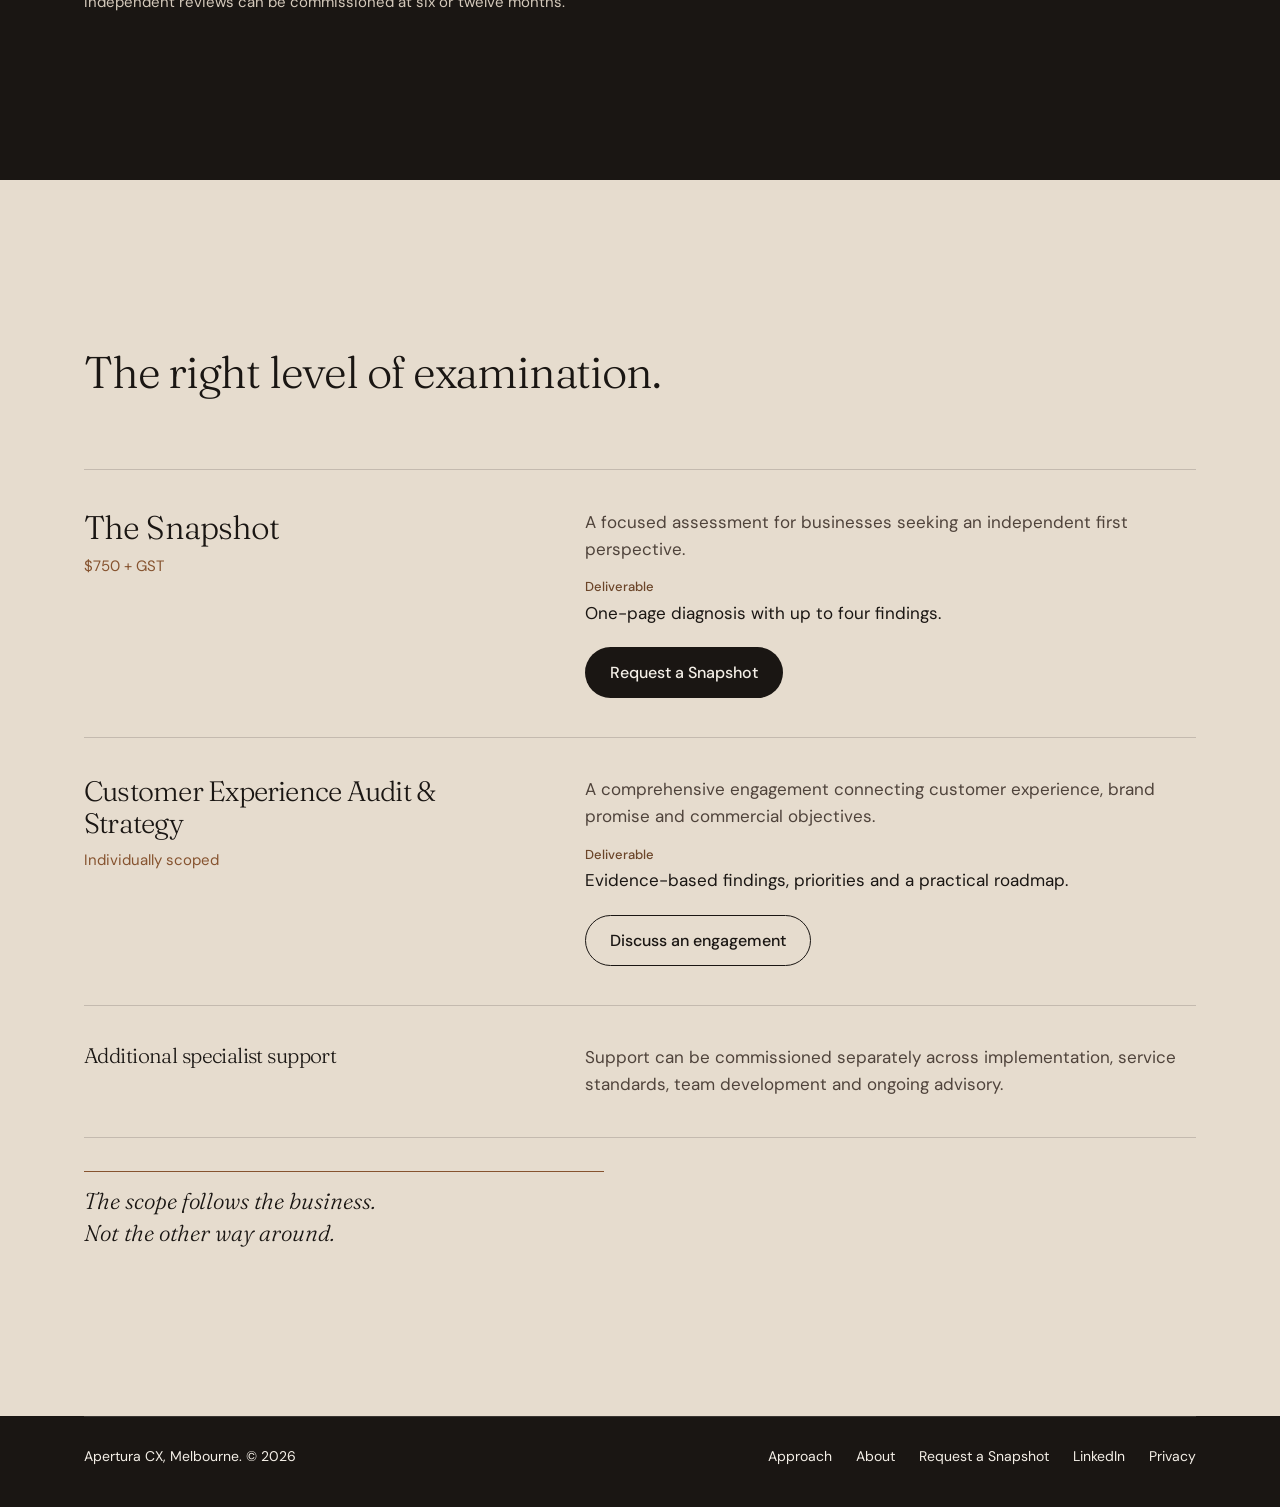
<file: preview/approach.html>
<!doctype html>
<html lang="en-AU">
<head>
<meta charset="utf-8">
<meta name="robots" content="noindex, nofollow">
<meta name="viewport" content="width=device-width, initial-scale=1, viewport-fit=cover">
<title>Customer Experience Audit &amp; Strategy | Apertura CX Approach</title>
<meta name="description" content="How Apertura CX examines the customer experience across brand promise, customer journey and commercial priorities, and the two ways to begin, the Snapshot and the Customer Experience Audit &amp; Strategy.">
<meta property="og:url" content="https://cn-bit.github.io/apertura-cx/approach.html">
<meta property="og:type" content="website">
<meta property="og:site_name" content="Apertura CX">
<meta property="og:title" content="Customer Experience Audit &amp; Strategy | Apertura CX Approach">
<meta property="og:description" content="How Apertura CX examines the customer experience across brand promise, customer journey and commercial priorities, and the two ways to begin, the Snapshot and the Customer Experience Audit &amp; Strategy.">
<meta property="og:locale" content="en_AU">
<meta name="theme-color" content="#A05A33">
<link rel="icon" href="data:image/svg+xml,%3Csvg xmlns='http://www.w3.org/2000/svg' viewBox='0 0 32 32'%3E%3Ccircle cx='16' cy='16' r='15' fill='%232A2421'/%3E%3Cpolygon points='16,5.5 25.09,10.75 25.09,21.25 16,26.5 6.91,21.25 6.91,10.75' fill='%23F4EFE7'/%3E%3C/svg%3E">
<link rel="preload" href="fonts/inter-tight-latin-300-normal.woff2" as="font" type="font/woff2" crossorigin>
<link rel="preload" href="fonts/dm-sans-latin-400-normal.woff2" as="font" type="font/woff2" crossorigin>
<link rel="preload" href="fonts/fraunces-latin-300-normal.woff2" as="font" type="font/woff2" crossorigin>
<link rel="stylesheet" href="site.css?v=20261104-1455">
</head>
<body class="on-bronze">
<a class="skip" href="#main">Skip to content</a>

<header class="site-head" id="head">
  <a class="brand" href="index.html" aria-label="Apertura CX home">
    <svg viewBox="0 0 32 32" aria-hidden="true"><circle cx="16" cy="16" r="14.5" fill="none" stroke="currentColor" stroke-width="1"/><polygon points="16,6.25 24.44,11.13 24.44,20.88 16,25.75 7.56,20.88 7.56,11.13" fill="none" stroke-width="1.2"/></svg>
    <span class="word">APERTURA <span class="cx">CX</span></span>
  </a>
  <div class="head-right">
    <nav class="nav" aria-label="Main">
      <a class="text-link" href="approach.html" aria-current="page">Approach</a>
      <a class="text-link" href="about.html">About</a>
      <a class="begin" href="begin.html">Request a Snapshot</a>
    </nav>
    <button class="menu-btn" id="menuBtn" type="button" aria-expanded="false" aria-controls="menu"><span class="menu-word">Menu</span><span class="bars" aria-hidden="true"><i></i><i></i></span></button>
  </div>
</header>

<div class="menu" id="menu" hidden>
  <div class="menu-inner">
    <nav class="menu-links" aria-label="Menu">
      <a href="index.html">Home</a>
      <a href="approach.html" aria-current="page">Approach</a>
      <a href="about.html">About</a>
      <a href="begin.html">Request a Snapshot</a>
    </nav>
    <div class="menu-foot">
      <p>Customer experience and retail growth for founder-led brands in retail, hospitality and property. Melbourne.</p>
      <a href="https://www.linkedin.com/in/carl-nave/" rel="noopener">LinkedIn</a>
    </div>
  </div>
</div>

<main id="main">
  <section class="page-intro field-bronze">
    <div class="wrap">
      <h1>Understanding comes before strategy.</h1>
      <div class="lede">
        <p class="lead-big">Before recommending change, we examine the experience customers receive today.</p>
        <div>
          <p>We bring an independent perspective to the relationship between your brand promise, customer experience and commercial priorities.</p>
          <p class="breakout">We look for what matters. Not simply what could change.</p>
        </div>
      </div>
    </div>
  </section>

  <section id="examine" class="block field-sand" aria-labelledby="examine-title">
    <div class="wrap">
      <div class="sec-head with-photo pic-first">
        <div class="sh-text">
          <h2 id="examine-title">A closer look at the whole experience.</h2>
          <p class="breakout">One business. Multiple perspectives. A clearer picture.</p>
        </div>
        <figure class="pic pic-property" style="--ar-d:5/4;--ar-m:5/4">
          <picture>
            <source type="image/webp" srcset="img/apertura-02-approach-property-400.webp 400w, img/apertura-02-approach-property-566.webp 566w" sizes="(max-width: 860px) calc(100vw - 40px), 560px">
            <img src="img/apertura-02-approach-property-566.jpg" srcset="img/apertura-02-approach-property-400.jpg 400w, img/apertura-02-approach-property-566.jpg 566w" sizes="(max-width: 860px) calc(100vw - 40px), 560px" width="566" height="453" alt="A property consultant guiding prospective buyers through design and material selections." loading="lazy" decoding="async">
          </picture>
        </figure>
      </div>
      <ul class="why-grid areas">
        <li><h3>The brand promise</h3><p>How consistently does the experience reflect what your business stands for?</p></li>
        <li><h3>The customer journey</h3><p>Where do customers gain confidence, encounter friction or decide to proceed?</p></li>
        <li><h3>Different customer needs</h3><p>How does the experience change across customer types and expectations?</p></li>
        <li><h3>The wider brand ecosystem</h3><p>How is your business represented across its own channels, physical environments, partners and third-party platforms?</p></li>
      </ul>
    </div>
  </section>

  <section id="principles" class="block field-ivory" aria-labelledby="principles-title">
    <div class="wrap">
      <div class="sec-head with-photo">
        <div class="sh-text">
          <h2 id="principles-title">A considered approach. A practical outcome.</h2>
          <p class="breakout">Independent findings. Practical recommendations.</p>
        </div>
        <figure class="pic pic-journey" style="--ar-d:5/4;--ar-m:4/3">
          <picture>
            <source media="(max-width: 720px)" type="image/webp" srcset="img/apertura-03-approach-journey-mobile-350.webp 350w, img/apertura-03-approach-journey-mobile-446.webp 446w" sizes="calc(100vw - 40px)">
            <source media="(max-width: 720px)" srcset="img/apertura-03-approach-journey-mobile-350.jpg 350w, img/apertura-03-approach-journey-mobile-446.jpg 446w" sizes="calc(100vw - 40px)">
            <source type="image/webp" srcset="img/apertura-03-approach-journey-desktop-360.webp 360w, img/apertura-03-approach-journey-desktop-446.webp 446w" sizes="(max-width: 860px) calc(100vw - 40px), 520px">
            <img src="img/apertura-03-approach-journey-desktop-446.jpg" srcset="img/apertura-03-approach-journey-desktop-360.jpg 360w, img/apertura-03-approach-journey-desktop-446.jpg 446w" sizes="(max-width: 860px) calc(100vw - 40px), 520px" width="446" height="357" alt="Hands reviewing a customer journey map with connected touchpoints and observations." loading="lazy" decoding="async">
          </picture>
        </figure>
      </div>
      <ol class="principles">
        <li><h3>Understand</h3><p>Establish the brand promise, business priorities and intended outcomes.</p></li>
        <li><h3>Examine</h3><p>Assess the journey across relevant touchpoints, customer types and experiences.</p></li>
        <li><h3>Prioritise</h3><p>Identify the findings that matter most, considering commercial significance and feasibility.</p></li>
        <li><h3>Recommend</h3><p>Develop a clear direction for the client's team or existing partners.</p></li>
      </ol>
    </div>
  </section>

  <section id="receive" class="block field-espresso" aria-labelledby="receive-title">
    <div class="wrap">
      <div class="sec-head">
        <h2 id="receive-title">Findings that lead somewhere.</h2>
        <p>Our work connects customer observations with business priorities.</p>
      </div>
      <ul class="tags3">
        <li><h3>Evidence</h3><p>A clear picture of the experience customers receive.</p></li>
        <li><h3>Direction</h3><p>Prioritised findings and commercially relevant recommendations.</p></li>
        <li><h3>Action</h3><p>A practical plan with responsibilities and measures for assessing progress.</p></li>
      </ul>
      <div class="small-note">
        <p>Where reliable information exists, we establish relevant baselines and agree how intended outcomes will be assessed.</p>
        <p>Independent reviews can be commissioned at six or twelve months.</p>
      </div>
    </div>
  </section>

  <section id="engagements" class="block field-sand" aria-labelledby="engagements-title">
    <div class="wrap">
      <h2 id="engagements-title" class="sec-title">The right level of examination.</h2>
      <ul class="offer offer-two">
        <li class="offer-lead">
          <div class="o-name"><h3>The Snapshot</h3><span class="timing">$750 + GST</span></div>
          <div class="o-body"><p>A focused assessment for businesses seeking an independent first perspective.</p>
          <p class="o-deliv"><span>Deliverable</span>One-page diagnosis with up to four findings.</p>
          <a class="hx-btn hx-btn-primary svc-cta" href="begin.html">Request a Snapshot</a></div>
        </li>
        <li>
          <div class="o-name"><h3>Customer Experience Audit &amp; Strategy</h3><span class="timing">Individually scoped</span></div>
          <div class="o-body"><p>A comprehensive engagement connecting customer experience, brand promise and commercial objectives.</p>
          <p class="o-deliv"><span>Deliverable</span>Evidence-based findings, priorities and a practical roadmap.</p>
          <a class="hx-btn hx-btn-secondary svc-cta" href="contact.html">Discuss an engagement</a></div>
        </li>
        <li class="offer-quiet">
          <div class="o-name"><h3>Additional specialist support</h3></div>
          <div class="o-body"><p>Support can be commissioned separately across implementation, service standards, team development and ongoing advisory.</p></div>
        </li>
      </ul>
      <p class="breakout">The scope follows the business. Not the other way around.</p>
    </div>
  </section>
</main>

<footer class="field-espresso">
  <div class="wrap"><div class="bar">
    <div>Apertura CX, Melbourne. © 2026</div>
    <nav aria-label="Footer">
      <a href="approach.html">Approach</a>
      <a href="about.html">About</a>
      <a href="begin.html">Request a Snapshot</a>
      <a href="https://www.linkedin.com/in/carl-nave/" rel="noopener">LinkedIn</a>
      <a href="privacy.html">Privacy</a>
    </nav>
  </div></div>
</footer>

<script>
(() => {
  const head = document.getElementById('head');
  const set = () => head.classList.toggle('solid', scrollY > 40);
  addEventListener('scroll', set, { passive: true }); set();
})();
</script>
<script src="site.js?v=20261104-1455"></script>
<script>
(() => {
  const reduce = matchMedia('(prefers-reduced-motion: reduce)').matches;
  const TAU = Math.PI * 2, clamp = (v, a = 0, b = 1) => Math.min(b, Math.max(a, v)), lerp = (a, b, t) => a + (b - a) * t;
  function drawIris(ctx, o) {
    const n = o.n, v = [];
    for (let i = 0; i < n; i++) {
      const a = o.rot + i * TAU / n;
      v.push([o.cx + o.r * Math.cos(a), o.cy + o.r * Math.sin(a)]);
    }
    const e = v.map((p, i) => {
      const q = v[(i + 1) % n], dx = q[0] - p[0], dy = q[1] - p[1], l = Math.hypot(dx, dy) || 1;
      return [dx / l, dy / l];
    });
    ctx.save();
    ctx.beginPath(); ctx.arc(o.cx, o.cy, o.house, 0, TAU); ctx.clip();
    for (let i = 0; i < n; i++) {
      const a = v[i], b = v[(i + 1) % n], ep = e[(i - 1 + n) % n], ei = e[i], L = o.L;
      ctx.beginPath();
      ctx.moveTo(a[0] + ep[0] * L, a[1] + ep[1] * L);
      ctx.lineTo(a[0], a[1]); ctx.lineTo(b[0], b[1]);
      ctx.lineTo(b[0] + ei[0] * L, b[1] + ei[1] * L);
      ctx.closePath();
      const mx = (a[0] + b[0]) / 2, my = (a[1] + b[1]) / 2;
      let nx = mx - o.cx, ny = my - o.cy; const nl = Math.hypot(nx, ny) || 1; nx /= nl; ny /= nl;
      const g = ctx.createLinearGradient(mx, my, mx + nx * o.depth, my + ny * o.depth);
      g.addColorStop(0, i % 2 ? o.lightA : o.lightB);
      g.addColorStop(1, o.base);
      ctx.fillStyle = g; ctx.fill();
      ctx.beginPath(); ctx.moveTo(b[0], b[1]); ctx.lineTo(b[0] + ei[0] * L, b[1] + ei[1] * L);
      ctx.strokeStyle = o.seam; ctx.lineWidth = o.lw; ctx.stroke();
    }
    ctx.beginPath(); v.forEach((p, i) => i ? ctx.lineTo(p[0], p[1]) : ctx.moveTo(p[0], p[1])); ctx.closePath();
    ctx.strokeStyle = o.edge; ctx.lineWidth = o.lw; ctx.stroke();
    ctx.restore();
    if (o.ring > 0) {
      ctx.beginPath(); ctx.arc(o.cx, o.cy, o.house, 0, TAU);
      ctx.strokeStyle = `rgba(176,124,87,${o.ring})`; ctx.lineWidth = o.lw; ctx.stroke();
    }
  }

  function fit(cv) {
    const d = Math.min(devicePixelRatio || 1, 2), w = cv.clientWidth, h = cv.clientHeight;
    cv.width = Math.round(w * d); cv.height = Math.round(h * d);
    const c = cv.getContext('2d'); c.setTransform(d, 0, 0, d, 0, 0);
    return { c, w, h };
  }
  const minis = [...document.querySelectorAll('[data-open]')].map(el => {
    const cv = el.querySelector('canvas');
    const m = { el, cv, f: fit(cv), target: +el.dataset.open, cur: .02, boost: 0, seen: false };
    const on = () => m.boost = .15, off = () => m.boost = 0;
    el.addEventListener('pointerenter', on); el.addEventListener('pointerleave', off);
    el.addEventListener('focus', on); el.addEventListener('blur', off);
    return m;
  });
  addEventListener('resize', () => minis.forEach(m => m.f = fit(m.cv)));
  const io = new IntersectionObserver(es => es.forEach(e => {
    const m = minis.find(x => x.el === e.target); if (m && e.isIntersecting) m.seen = true;
  }), { threshold: .4 });
  minis.forEach(m => io.observe(m.el));
  function frame() {
    minis.forEach(m => {
      const goal = m.seen ? clamp(m.target + m.boost) : .02;
      m.cur = reduce ? goal : lerp(m.cur, goal, .06);
      const { c, w, h } = m.f, R = Math.min(w, h) / 2 - 2;
      if (R <= 0) { if (m.cv.clientWidth) m.f = fit(m.cv); return; }
      c.clearRect(0, 0, w, h);
      c.beginPath(); c.arc(w / 2, h / 2, R, 0, TAU); c.fillStyle = '#F4EFE7'; c.fill();
      drawIris(c, { cx: w / 2, cy: h / 2, r: lerp(R * .08, R * 1.05, m.cur), rot: -Math.PI / 2 + m.cur * 1.25, n: 7,
        house: R, L: R * 4, depth: R * .9, base: '#2A2421', lightA: '#5a4a40', lightB: '#52443b',
        seam: 'rgba(161,138,120,.45)', edge: 'rgba(176,124,87,.7)', lw: 1, ring: .9 });
    });
    requestAnimationFrame(frame);
  }
  requestAnimationFrame(frame);
})();
</script>
</body>
</html>
</file>
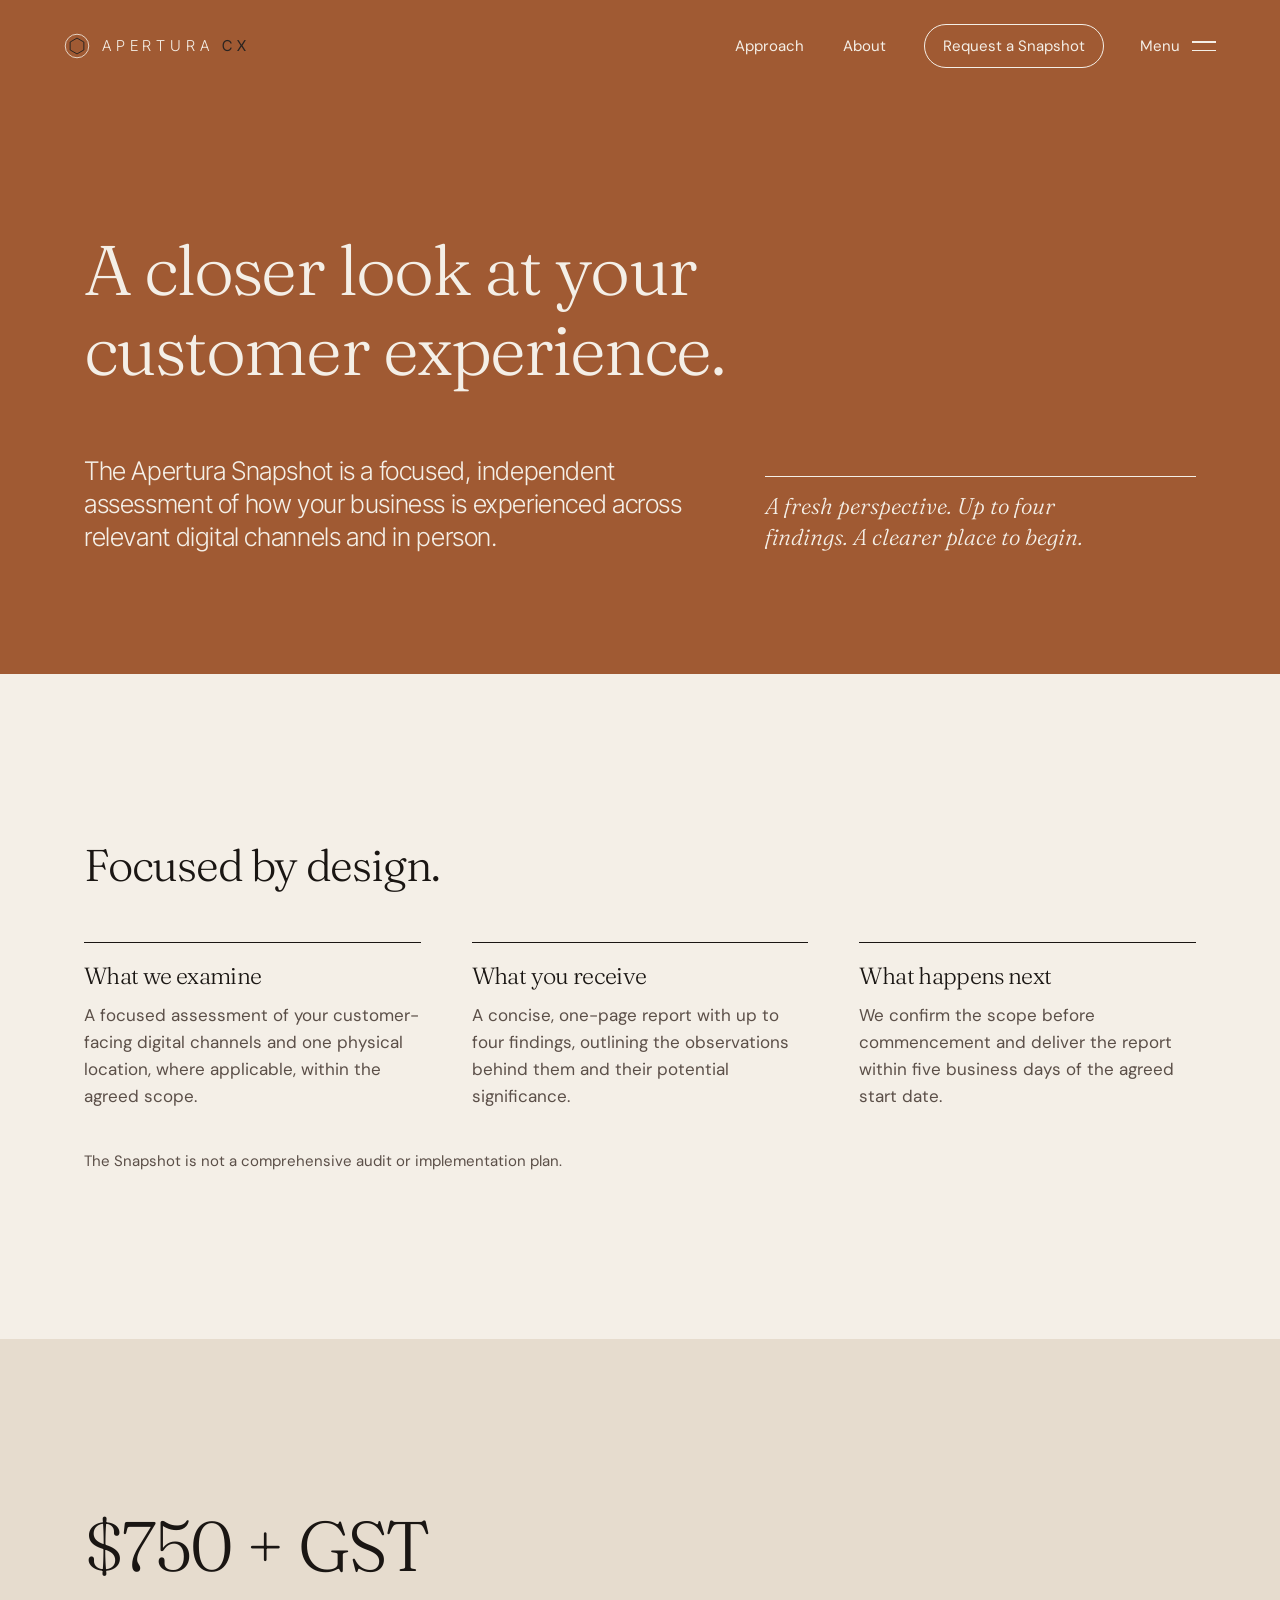
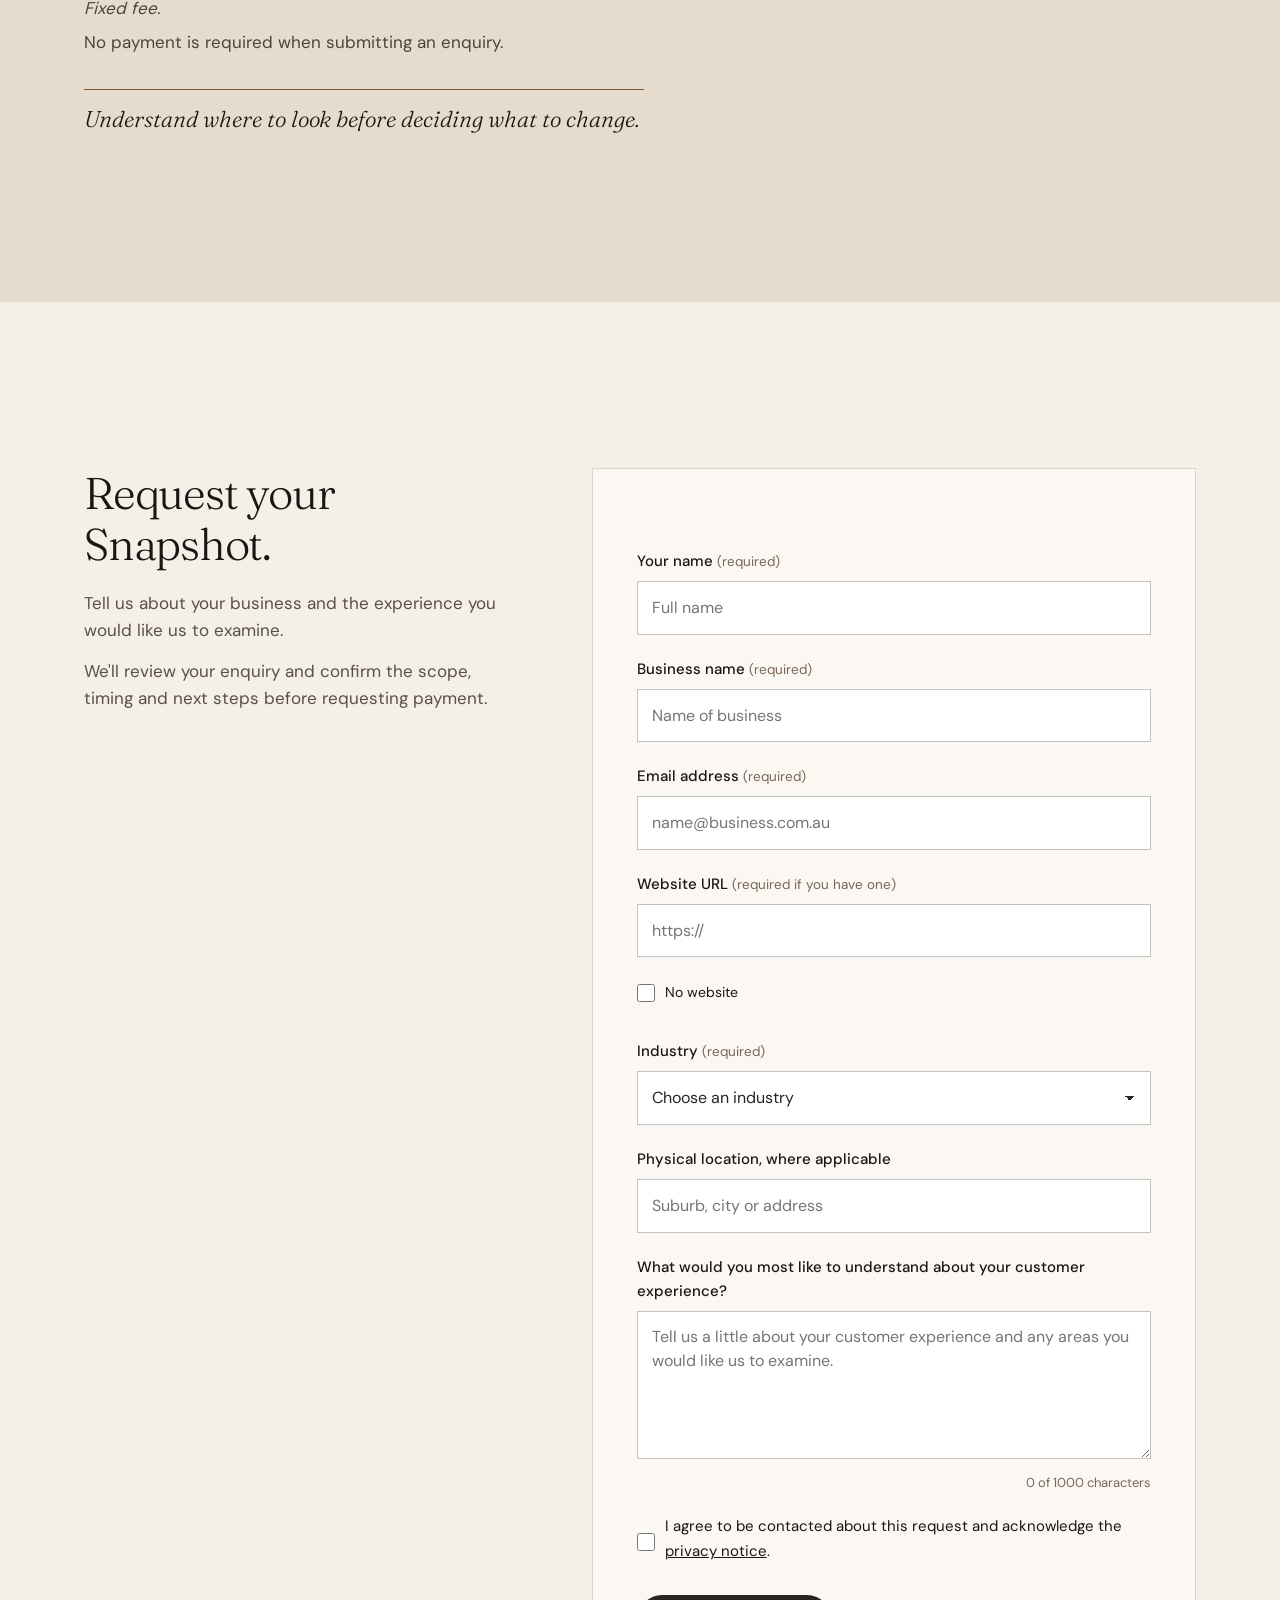
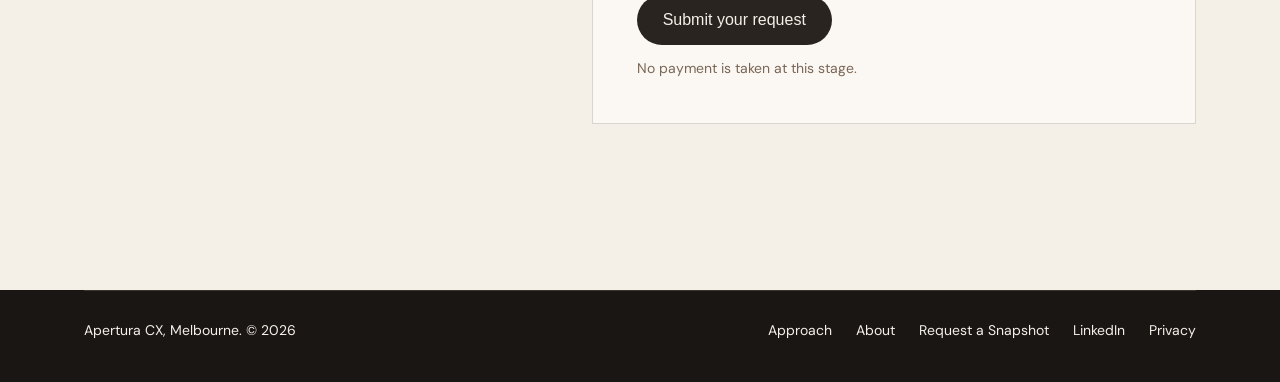
<file: preview/begin.html>
<!doctype html>
<html lang="en-AU">
<head>
<meta charset="utf-8">
<meta name="robots" content="noindex, nofollow">
<meta name="viewport" content="width=device-width, initial-scale=1, viewport-fit=cover">
<title>Request a Customer Experience Snapshot | Apertura CX</title>
<meta name="description" content="Request the Apertura CX Snapshot, a fixed-fee $750 + GST assessment of your customer-facing digital channels and one physical location, with a one-page report of up to four findings.">
<meta property="og:url" content="https://cn-bit.github.io/apertura-cx/begin.html">
<meta property="og:type" content="website">
<meta property="og:site_name" content="Apertura CX">
<meta property="og:title" content="Request a Customer Experience Snapshot | Apertura CX">
<meta property="og:description" content="Request the Apertura CX Snapshot, a fixed-fee $750 + GST assessment of your customer-facing digital channels and one physical location, with a one-page report of up to four findings.">
<meta property="og:locale" content="en_AU">
<meta name="theme-color" content="#A05A33">
<link rel="icon" href="data:image/svg+xml,%3Csvg xmlns='http://www.w3.org/2000/svg' viewBox='0 0 32 32'%3E%3Ccircle cx='16' cy='16' r='15' fill='%232A2421'/%3E%3Cpolygon points='16,5.5 25.09,10.75 25.09,21.25 16,26.5 6.91,21.25 6.91,10.75' fill='%23F4EFE7'/%3E%3C/svg%3E">
<link rel="preload" href="fonts/inter-tight-latin-300-normal.woff2" as="font" type="font/woff2" crossorigin>
<link rel="preload" href="fonts/dm-sans-latin-400-normal.woff2" as="font" type="font/woff2" crossorigin>
<link rel="preload" href="fonts/fraunces-latin-300-normal.woff2" as="font" type="font/woff2" crossorigin>
<link rel="stylesheet" href="site.css?v=20261104-1455">
</head>
<body class="on-bronze">
<a class="skip" href="#main">Skip to content</a>

<header class="site-head" id="head">
  <a class="brand" href="index.html" aria-label="Apertura CX home">
    <svg viewBox="0 0 32 32" aria-hidden="true"><circle cx="16" cy="16" r="14.5" fill="none" stroke="currentColor" stroke-width="1"/><polygon points="16,6.25 24.44,11.13 24.44,20.88 16,25.75 7.56,20.88 7.56,11.13" fill="none" stroke-width="1.2"/></svg>
    <span class="word">APERTURA <span class="cx">CX</span></span>
  </a>
  <div class="head-right">
    <nav class="nav" aria-label="Main">
      <a class="text-link" href="approach.html">Approach</a>
      <a class="text-link" href="about.html">About</a>
      <a class="begin" href="begin.html" aria-current="page">Request a Snapshot</a>
    </nav>
    <button class="menu-btn" id="menuBtn" type="button" aria-expanded="false" aria-controls="menu"><span class="menu-word">Menu</span><span class="bars" aria-hidden="true"><i></i><i></i></span></button>
  </div>
</header>

<div class="menu" id="menu" hidden>
  <div class="menu-inner">
    <nav class="menu-links" aria-label="Menu">
      <a href="index.html">Home</a>
      <a href="approach.html">Approach</a>
      <a href="about.html">About</a>
      <a href="begin.html" aria-current="page">Request a Snapshot</a>
    </nav>
    <div class="menu-foot">
      <p>Customer experience and retail growth for founder-led brands in retail, hospitality and property. Melbourne.</p>
      <a href="https://www.linkedin.com/in/carl-nave/" rel="noopener">LinkedIn</a>
    </div>
  </div>
</div>

<main id="main">
  <section class="page-intro field-bronze">
    <div class="wrap">
      <h1>A closer look at your customer experience.</h1>
      <div class="lede">
        <p class="lead-big">The Apertura Snapshot is a focused, independent assessment of how your business is experienced across relevant digital channels and in person.</p>
        <div><p class="breakout">A fresh perspective. Up to four findings. A clearer place to begin.</p></div>
      </div>
    </div>
  </section>

  <section class="block field-ivory" aria-labelledby="included-title">
    <div class="wrap">
      <h2 id="included-title" class="sec-title">Focused by design.</h2>
      <ul class="tags3 snap-included">
        <li><h3>What we examine</h3><p>A focused assessment of your customer-facing digital channels and one physical location, where applicable, within the agreed scope.</p></li>
        <li><h3>What you receive</h3><p>A concise, one-page report with up to four findings, outlining the observations behind them and their potential significance.</p></li>
        <li><h3>What happens next</h3><p>We confirm the scope before commencement and deliver the report within five business days of the agreed start date.</p></li>
      </ul>
      <p class="small-note">The Snapshot is not a comprehensive audit or implementation plan.</p>
    </div>
  </section>

  <section class="block field-sand snap-invest" aria-labelledby="invest-title">
    <div class="wrap">
      <h2 id="invest-title" class="fee-big">$750 + GST</h2>
      <p class="fee-sub"><em>Fixed fee.</em></p>
      <p>No payment is required when submitting an enquiry.</p>
      <p class="breakout">Understand where to look before deciding what to change.</p>
    </div>
  </section>

  <section class="block field-ivory" id="request" aria-labelledby="request-title">
    <div class="wrap form-layout">
      <div class="form-intro">
        <h2 id="request-title" class="sec-title">Request your Snapshot.</h2>
        <p>Tell us about your business and the experience you would like us to examine.</p>
        <p>We'll review your enquiry and confirm the scope, timing and next steps before requesting payment.</p>
      </div>
      <div class="form-card">
        <form id="snapForm" class="ax-form" novalidate data-kind="snapshot" data-success="Thank you. Your Snapshot request has been received. We will review the details and be in touch to confirm the scope and next steps.">
          <input type="hidden" name="subject" value="New Snapshot request from the Apertura CX website">
          <input type="hidden" name="form" value="Snapshot request">
          <input type="checkbox" name="botcheck" class="hp" tabindex="-1" autocomplete="off" aria-hidden="true">
          <div class="field"><label for="f-name">Your name <span class="req">(required)</span></label><input id="f-name" name="name" type="text" autocomplete="name" placeholder="Full name" required><p class="err" id="e-name"></p></div>
          <div class="field"><label for="f-biz">Business name <span class="req">(required)</span></label><input id="f-biz" name="business" type="text" autocomplete="organization" placeholder="Name of business" required><p class="err" id="e-biz"></p></div>
          <div class="field"><label for="f-email">Email address <span class="req">(required)</span></label><input id="f-email" name="email" type="email" autocomplete="email" placeholder="name@business.com.au" required><p class="err" id="e-email"></p></div>
          <div class="field"><label for="f-web">Website URL <span class="req">(required if you have one)</span></label><input id="f-web" name="website" type="url" inputmode="url" placeholder="https://" data-needs-unless="f-noweb"><label class="check small"><input id="f-noweb" name="no_website" type="checkbox" value="No website"> No website</label><p class="err" id="e-web"></p></div>
          <div class="field"><label for="f-ind">Industry <span class="req">(required)</span></label><select id="f-ind" name="industry" required><option value="">Choose an industry</option><option>Retail</option><option>Hospitality</option><option>Property</option><option>Premium services</option><option>Other</option></select><p class="err" id="e-ind"></p></div>
          <div class="field"><label for="f-loc">Physical location, where applicable</label><input id="f-loc" name="location" type="text" placeholder="Suburb, city or address"></div>
          <div class="field"><label for="f-msg">What would you most like to understand about your customer experience?</label><textarea id="f-msg" name="message" rows="5" maxlength="1000" placeholder="Tell us a little about your customer experience and any areas you would like us to examine." data-counter="c-msg"></textarea><p class="count" id="c-msg" aria-live="polite">0 of 1000 characters</p></div>
          <div class="field"><label class="check"><input id="f-consent" name="consent" type="checkbox" value="Agreed" required> <span>I agree to be contacted about this request and acknowledge the <a href="privacy.html">privacy notice</a>.</span></label><p class="err" id="e-consent"></p></div>
          <button class="cta submit" type="submit">Submit your request</button>
          <p class="note-small">No payment is taken at this stage.</p>
          <div class="status" role="status" aria-live="polite" tabindex="-1"></div>
        </form>
      </div>
    </div>
  </section>
</main>

<footer class="field-espresso">
  <div class="wrap"><div class="bar">
    <div>Apertura CX, Melbourne. © 2026</div>
    <nav aria-label="Footer">
      <a href="approach.html">Approach</a>
      <a href="about.html">About</a>
      <a href="begin.html">Request a Snapshot</a>
      <a href="https://www.linkedin.com/in/carl-nave/" rel="noopener">LinkedIn</a>
      <a href="privacy.html">Privacy</a>
    </nav>
  </div></div>
</footer>

<script>
(() => {
  const head = document.getElementById('head');
  const set = () => head.classList.toggle('solid', scrollY > 40);
  addEventListener('scroll', set, { passive: true }); set();
})();
</script>
<script src="site.js?v=20261104-1455"></script>
<script>
/* Snapshot and enquiry forms.
   Submissions are sent to Web3Forms, which emails them to the inbox linked to the access key.
   Paste the access key below once it has been created. Until then the forms explain that they are not connected. */
(() => {
  const ACCESS_KEY = '';
  const ENDPOINT = 'https://api.web3forms.com/submit';
  const MESSAGES = {
    name: 'Enter your name.',
    business: 'Enter your business name.',
    email: 'Enter your email address.',
    emailFormat: 'Enter an email address in the format name@business.com.au.',
    website: 'Enter your website, or tick No website.',
    websiteFormat: 'Enter a full web address, such as https://yourbusiness.com.au.',
    industry: 'Choose an industry.',
    message: 'Tell us a little about what you would like to discuss.',
    consent: 'Tick the box to agree to be contacted.'
  };

  document.querySelectorAll('form.ax-form').forEach(form => {
    const status = form.querySelector('.status');
    const btn = form.querySelector('button[type="submit"]');
    const label = btn.textContent;
    const web = form.querySelector('[data-needs-unless]');
    const noweb = web ? document.getElementById(web.dataset.needsUnless) : null;
    let sending = false;

    form.querySelectorAll('.field').forEach(f => {
      const input = f.querySelector('input:not([type="hidden"]), select, textarea');
      const err = f.querySelector('.err');
      if (input && err) input.setAttribute('aria-describedby', err.id);
    });
    form.querySelectorAll('[data-counter]').forEach(t => {
      const out = document.getElementById(t.dataset.counter);
      const update = () => { out.textContent = `${t.value.length} of ${t.maxLength} characters`; };
      t.addEventListener('input', update); update();
    });
    if (web && noweb) {
      noweb.addEventListener('change', () => {
        web.disabled = noweb.checked;
        if (noweb.checked) { web.value = ''; setError(web, ''); }
      });
    }

    function setError(input, msg) {
      const err = input.closest('.field').querySelector('.err');
      if (!err) return;
      err.textContent = msg;
      input.setAttribute('aria-invalid', msg ? 'true' : 'false');
      input.closest('.field').classList.toggle('has-error', !!msg);
    }
    form.addEventListener('input', e => { if (e.target.matches('input, select, textarea')) setError(e.target, ''); });
    form.addEventListener('change', e => { if (e.target.matches('input, select, textarea')) setError(e.target, ''); });

    function normaliseUrl(v) {
      v = v.trim();
      if (!v) return '';
      if (!/^https?:\/\//i.test(v)) v = 'https://' + v;
      try { const u = new URL(v); return u.hostname.includes('.') ? u.href : null; } catch { return null; }
    }

    function validate() {
      let first = null;
      const fail = (input, msg) => { setError(input, msg); if (!first) first = input; };
      form.querySelectorAll('[required]').forEach(input => {
        if (input.type === 'checkbox') { if (!input.checked) fail(input, MESSAGES.consent); return; }
        if (!input.value.trim()) fail(input, MESSAGES[input.name] || 'Complete this field.');
        else if (input.type === 'email' && !/^[^\s@]+@[^\s@]+\.[^\s@]+$/.test(input.value.trim())) fail(input, MESSAGES.emailFormat);
      });
      if (web && !(noweb && noweb.checked)) {
        if (!web.value.trim()) fail(web, MESSAGES.website);
        else if (normaliseUrl(web.value) === null) fail(web, MESSAGES.websiteFormat);
      }
      return first;
    }

    function showStatus(kind, text) {
      status.className = 'status ' + kind;
      status.textContent = text;
      status.focus({ preventScroll: false });
    }

    form.addEventListener('submit', async e => {
      e.preventDefault();
      if (sending) return;
      status.className = 'status'; status.textContent = '';
      const first = validate();
      if (first) { first.focus(); return; }
      if (!ACCESS_KEY) {
        showStatus('error', 'This form is not connected yet, so nothing has been sent. Your details are still here.');
        return;
      }
      const data = Object.fromEntries(new FormData(form).entries());
      if (web && data.website) data.website = normaliseUrl(data.website);
      data.access_key = ACCESS_KEY;
      data.from_name = 'Apertura CX website';
      if (data.email) data.replyto = data.email;
      sending = true; btn.disabled = true; btn.textContent = 'Sending';
      try {
        const res = await fetch(ENDPOINT, { method: 'POST', headers: { 'Content-Type': 'application/json', Accept: 'application/json' }, body: JSON.stringify(data) });
        const json = await res.json().catch(() => ({}));
        if (res.ok && json.success) {
          form.classList.add('sent');
          showStatus('success', form.dataset.success);
        } else {
          showStatus('error', 'Your request could not be sent. Check your details and connection, then try again.');
        }
      } catch {
        showStatus('error', 'Your request could not be sent. Check your connection and try again.');
      } finally {
        sending = false; btn.disabled = false; btn.textContent = label;
      }
    });
  });
})();
</script>

</body>
</html>
</file>
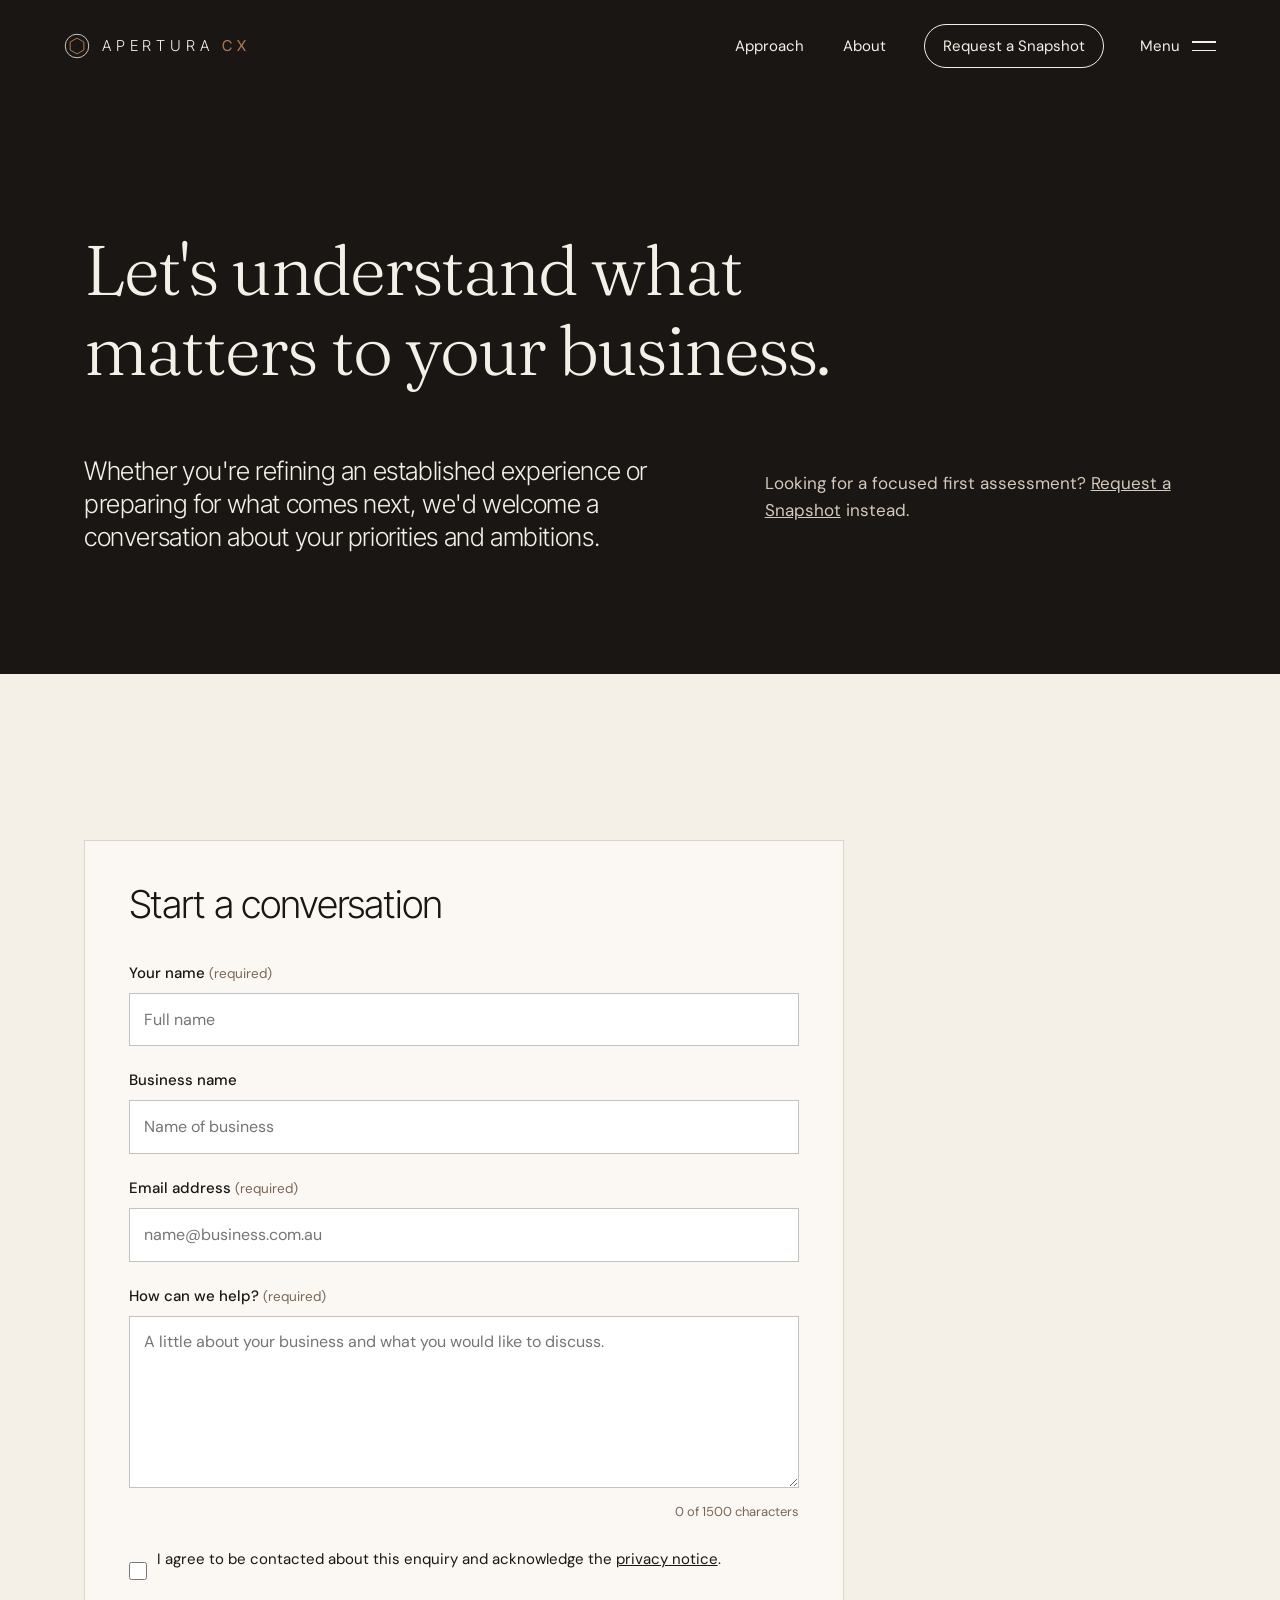
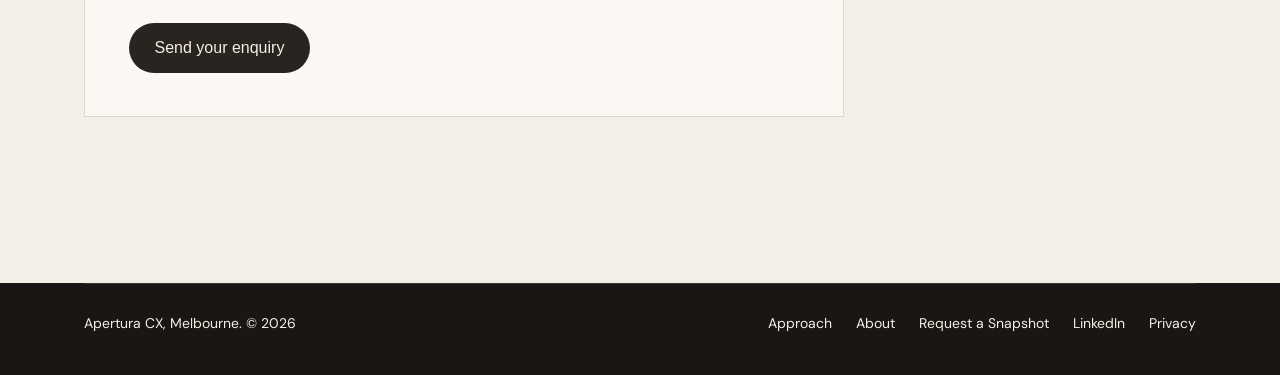
<file: preview/contact.html>
<!doctype html>
<html lang="en-AU">
<head>
<meta charset="utf-8">
<meta name="robots" content="noindex, nofollow">
<meta name="viewport" content="width=device-width, initial-scale=1, viewport-fit=cover">
<title>Start a Conversation | Apertura CX</title>
<meta name="description" content="Start a conversation with Apertura CX about customer journey mapping, CX audits, strategy or advisory for your business.">
<meta property="og:url" content="https://cn-bit.github.io/apertura-cx/contact.html">
<meta property="og:type" content="website">
<meta property="og:site_name" content="Apertura CX">
<meta property="og:title" content="Start a Conversation | Apertura CX">
<meta property="og:description" content="Start a conversation with Apertura CX about customer journey mapping, CX audits, strategy or advisory for your business.">
<meta property="og:locale" content="en_AU">
<meta name="theme-color" content="#2A2421">
<link rel="icon" href="data:image/svg+xml,%3Csvg xmlns='http://www.w3.org/2000/svg' viewBox='0 0 32 32'%3E%3Ccircle cx='16' cy='16' r='15' fill='%232A2421'/%3E%3Cpolygon points='16,5.5 25.09,10.75 25.09,21.25 16,26.5 6.91,21.25 6.91,10.75' fill='%23F4EFE7'/%3E%3C/svg%3E">
<link rel="preload" href="fonts/inter-tight-latin-300-normal.woff2" as="font" type="font/woff2" crossorigin>
<link rel="preload" href="fonts/dm-sans-latin-400-normal.woff2" as="font" type="font/woff2" crossorigin>
<link rel="preload" href="fonts/fraunces-latin-300-normal.woff2" as="font" type="font/woff2" crossorigin>
<link rel="stylesheet" href="site.css?v=20261104-1455">
</head>
<body class="">
<a class="skip" href="#main">Skip to content</a>

<header class="site-head" id="head">
  <a class="brand" href="index.html" aria-label="Apertura CX home">
    <svg viewBox="0 0 32 32" aria-hidden="true"><circle cx="16" cy="16" r="14.5" fill="none" stroke="currentColor" stroke-width="1"/><polygon points="16,6.25 24.44,11.13 24.44,20.88 16,25.75 7.56,20.88 7.56,11.13" fill="none" stroke-width="1.2"/></svg>
    <span class="word">APERTURA <span class="cx">CX</span></span>
  </a>
  <div class="head-right">
    <nav class="nav" aria-label="Main">
      <a class="text-link" href="approach.html">Approach</a>
      <a class="text-link" href="about.html">About</a>
      <a class="begin" href="begin.html">Request a Snapshot</a>
    </nav>
    <button class="menu-btn" id="menuBtn" type="button" aria-expanded="false" aria-controls="menu"><span class="menu-word">Menu</span><span class="bars" aria-hidden="true"><i></i><i></i></span></button>
  </div>
</header>

<div class="menu" id="menu" hidden>
  <div class="menu-inner">
    <nav class="menu-links" aria-label="Menu">
      <a href="index.html">Home</a>
      <a href="approach.html">Approach</a>
      <a href="about.html">About</a>
      <a href="begin.html">Request a Snapshot</a>
    </nav>
    <div class="menu-foot">
      <p>Customer experience and retail growth for founder-led brands in retail, hospitality and property. Melbourne.</p>
      <a href="https://www.linkedin.com/in/carl-nave/" rel="noopener">LinkedIn</a>
    </div>
  </div>
</div>

<main id="main">
  <section class="page-intro field-espresso">
    <div class="wrap">
      <h1>Let's understand what matters to your business.</h1>
      <div class="lede">
        <p class="lead-big">Whether you're refining an established experience or preparing for what comes next, we'd welcome a conversation about your priorities and ambitions.</p>
        <p>Looking for a focused first assessment? <a href="begin.html">Request a Snapshot</a> instead.</p>
      </div>
    </div>
  </section>

  <section class="block field-ivory">
    <div class="wrap form-layout narrow">
      <div class="form-card">
        <h2 class="h-form">Start a conversation</h2>
        <form id="contactForm" class="ax-form" novalidate data-kind="enquiry" data-success="Thank you. Your enquiry has been received. We will be in touch to arrange a conversation.">
          <input type="hidden" name="subject" value="New enquiry from the Apertura CX website">
          <input type="hidden" name="form" value="General enquiry">
          <input type="checkbox" name="botcheck" class="hp" tabindex="-1" autocomplete="off" aria-hidden="true">
          <div class="field"><label for="c-name">Your name <span class="req">(required)</span></label><input id="c-name" name="name" type="text" autocomplete="name" placeholder="Full name" required><p class="err" id="e-c-name"></p></div>
          <div class="field"><label for="c-biz">Business name</label><input id="c-biz" name="business" type="text" autocomplete="organization" placeholder="Name of business"></div>
          <div class="field"><label for="c-email">Email address <span class="req">(required)</span></label><input id="c-email" name="email" type="email" autocomplete="email" placeholder="name@business.com.au" required><p class="err" id="e-c-email"></p></div>
          <div class="field"><label for="c-msg">How can we help? <span class="req">(required)</span></label><textarea id="c-msg" name="message" rows="6" maxlength="1500" placeholder="A little about your business and what you would like to discuss." required data-counter="c-count"></textarea><p class="count" id="c-count" aria-live="polite">0 of 1500 characters</p><p class="err" id="e-c-msg"></p></div>
          <div class="field"><label class="check"><input id="c-consent" name="consent" type="checkbox" value="Agreed" required> <span>I agree to be contacted about this enquiry and acknowledge the <a href="privacy.html">privacy notice</a>.</span></label><p class="err" id="e-c-consent"></p></div>
          <button class="cta submit" type="submit">Send your enquiry</button>
          <div class="status" role="status" aria-live="polite" tabindex="-1"></div>
        </form>
      </div>
    </div>
  </section>
</main>

<footer class="field-espresso">
  <div class="wrap"><div class="bar">
    <div>Apertura CX, Melbourne. © 2026</div>
    <nav aria-label="Footer">
      <a href="approach.html">Approach</a>
      <a href="about.html">About</a>
      <a href="begin.html">Request a Snapshot</a>
      <a href="https://www.linkedin.com/in/carl-nave/" rel="noopener">LinkedIn</a>
      <a href="privacy.html">Privacy</a>
    </nav>
  </div></div>
</footer>

<script>
(() => {
  const head = document.getElementById('head');
  const set = () => head.classList.toggle('solid', scrollY > 40);
  addEventListener('scroll', set, { passive: true }); set();
})();
</script>
<script src="site.js?v=20261104-1455"></script>
<script>
/* Snapshot and enquiry forms.
   Submissions are sent to Web3Forms, which emails them to the inbox linked to the access key.
   Paste the access key below once it has been created. Until then the forms explain that they are not connected. */
(() => {
  const ACCESS_KEY = '';
  const ENDPOINT = 'https://api.web3forms.com/submit';
  const MESSAGES = {
    name: 'Enter your name.',
    business: 'Enter your business name.',
    email: 'Enter your email address.',
    emailFormat: 'Enter an email address in the format name@business.com.au.',
    website: 'Enter your website, or tick No website.',
    websiteFormat: 'Enter a full web address, such as https://yourbusiness.com.au.',
    industry: 'Choose an industry.',
    message: 'Tell us a little about what you would like to discuss.',
    consent: 'Tick the box to agree to be contacted.'
  };

  document.querySelectorAll('form.ax-form').forEach(form => {
    const status = form.querySelector('.status');
    const btn = form.querySelector('button[type="submit"]');
    const label = btn.textContent;
    const web = form.querySelector('[data-needs-unless]');
    const noweb = web ? document.getElementById(web.dataset.needsUnless) : null;
    let sending = false;

    form.querySelectorAll('.field').forEach(f => {
      const input = f.querySelector('input:not([type="hidden"]), select, textarea');
      const err = f.querySelector('.err');
      if (input && err) input.setAttribute('aria-describedby', err.id);
    });
    form.querySelectorAll('[data-counter]').forEach(t => {
      const out = document.getElementById(t.dataset.counter);
      const update = () => { out.textContent = `${t.value.length} of ${t.maxLength} characters`; };
      t.addEventListener('input', update); update();
    });
    if (web && noweb) {
      noweb.addEventListener('change', () => {
        web.disabled = noweb.checked;
        if (noweb.checked) { web.value = ''; setError(web, ''); }
      });
    }

    function setError(input, msg) {
      const err = input.closest('.field').querySelector('.err');
      if (!err) return;
      err.textContent = msg;
      input.setAttribute('aria-invalid', msg ? 'true' : 'false');
      input.closest('.field').classList.toggle('has-error', !!msg);
    }
    form.addEventListener('input', e => { if (e.target.matches('input, select, textarea')) setError(e.target, ''); });
    form.addEventListener('change', e => { if (e.target.matches('input, select, textarea')) setError(e.target, ''); });

    function normaliseUrl(v) {
      v = v.trim();
      if (!v) return '';
      if (!/^https?:\/\//i.test(v)) v = 'https://' + v;
      try { const u = new URL(v); return u.hostname.includes('.') ? u.href : null; } catch { return null; }
    }

    function validate() {
      let first = null;
      const fail = (input, msg) => { setError(input, msg); if (!first) first = input; };
      form.querySelectorAll('[required]').forEach(input => {
        if (input.type === 'checkbox') { if (!input.checked) fail(input, MESSAGES.consent); return; }
        if (!input.value.trim()) fail(input, MESSAGES[input.name] || 'Complete this field.');
        else if (input.type === 'email' && !/^[^\s@]+@[^\s@]+\.[^\s@]+$/.test(input.value.trim())) fail(input, MESSAGES.emailFormat);
      });
      if (web && !(noweb && noweb.checked)) {
        if (!web.value.trim()) fail(web, MESSAGES.website);
        else if (normaliseUrl(web.value) === null) fail(web, MESSAGES.websiteFormat);
      }
      return first;
    }

    function showStatus(kind, text) {
      status.className = 'status ' + kind;
      status.textContent = text;
      status.focus({ preventScroll: false });
    }

    form.addEventListener('submit', async e => {
      e.preventDefault();
      if (sending) return;
      status.className = 'status'; status.textContent = '';
      const first = validate();
      if (first) { first.focus(); return; }
      if (!ACCESS_KEY) {
        showStatus('error', 'This form is not connected yet, so nothing has been sent. Your details are still here.');
        return;
      }
      const data = Object.fromEntries(new FormData(form).entries());
      if (web && data.website) data.website = normaliseUrl(data.website);
      data.access_key = ACCESS_KEY;
      data.from_name = 'Apertura CX website';
      if (data.email) data.replyto = data.email;
      sending = true; btn.disabled = true; btn.textContent = 'Sending';
      try {
        const res = await fetch(ENDPOINT, { method: 'POST', headers: { 'Content-Type': 'application/json', Accept: 'application/json' }, body: JSON.stringify(data) });
        const json = await res.json().catch(() => ({}));
        if (res.ok && json.success) {
          form.classList.add('sent');
          showStatus('success', form.dataset.success);
        } else {
          showStatus('error', 'Your request could not be sent. Check your details and connection, then try again.');
        }
      } catch {
        showStatus('error', 'Your request could not be sent. Check your connection and try again.');
      } finally {
        sending = false; btn.disabled = false; btn.textContent = label;
      }
    });
  });
})();
</script>

</body>
</html>
</file>
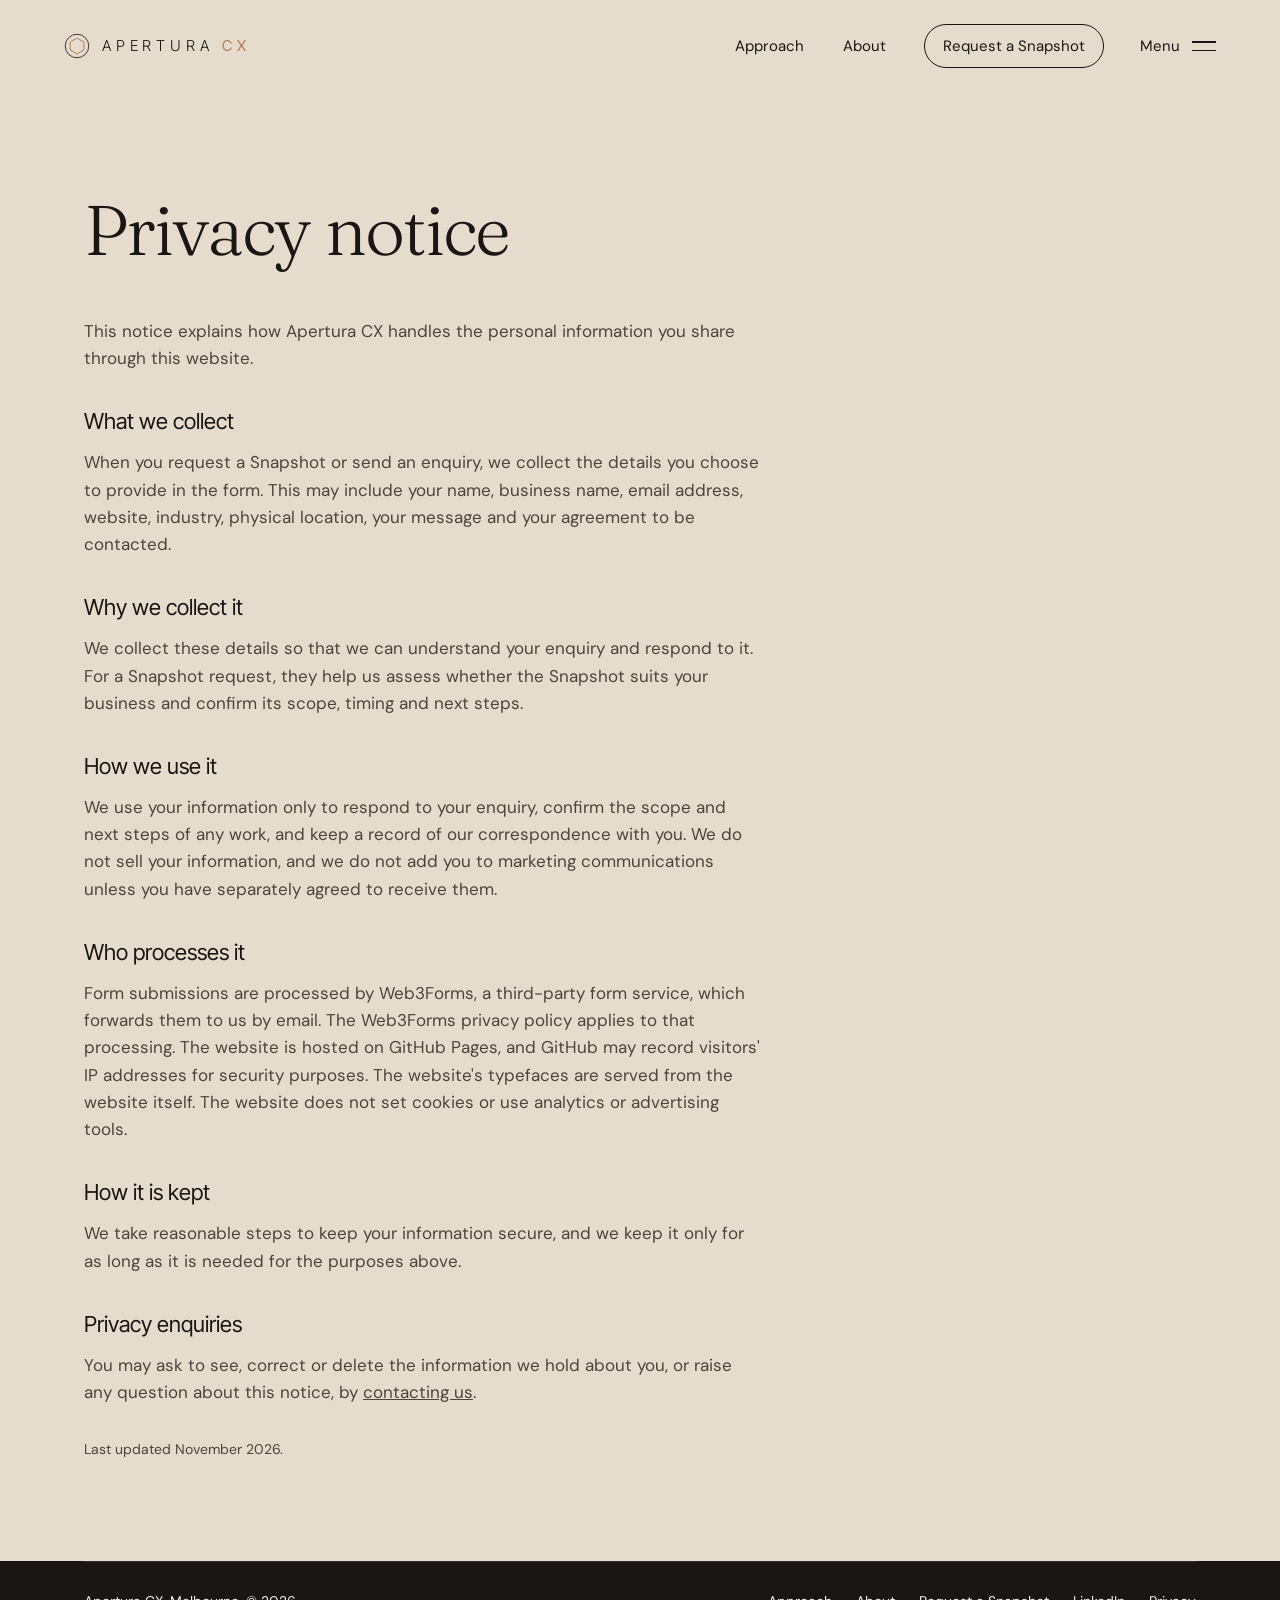
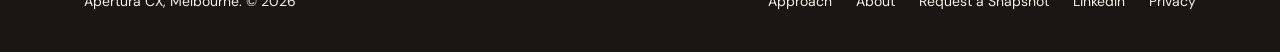
<file: preview/privacy.html>
<!doctype html>
<html lang="en-AU">
<head>
<meta charset="utf-8">
<meta name="robots" content="noindex, nofollow">
<meta name="viewport" content="width=device-width, initial-scale=1, viewport-fit=cover">
<title>Privacy Notice | Apertura CX</title>
<meta name="description" content="How Apertura CX handles personal information shared through this website.">
<meta property="og:url" content="https://cn-bit.github.io/apertura-cx/privacy.html">
<meta property="og:type" content="website">
<meta property="og:site_name" content="Apertura CX">
<meta property="og:title" content="Privacy Notice | Apertura CX">
<meta property="og:description" content="How Apertura CX handles personal information shared through this website.">
<meta property="og:locale" content="en_AU">
<meta name="theme-color" content="#E6DCCE">
<link rel="icon" href="data:image/svg+xml,%3Csvg xmlns='http://www.w3.org/2000/svg' viewBox='0 0 32 32'%3E%3Ccircle cx='16' cy='16' r='15' fill='%232A2421'/%3E%3Cpolygon points='16,5.5 25.09,10.75 25.09,21.25 16,26.5 6.91,21.25 6.91,10.75' fill='%23F4EFE7'/%3E%3C/svg%3E">
<link rel="preload" href="fonts/inter-tight-latin-300-normal.woff2" as="font" type="font/woff2" crossorigin>
<link rel="preload" href="fonts/dm-sans-latin-400-normal.woff2" as="font" type="font/woff2" crossorigin>
<link rel="preload" href="fonts/fraunces-latin-300-normal.woff2" as="font" type="font/woff2" crossorigin>
<link rel="stylesheet" href="site.css?v=20261104-1455">
</head>
<body class="">
<a class="skip" href="#main">Skip to content</a>

<header class="site-head on-light" id="head">
  <a class="brand" href="index.html" aria-label="Apertura CX home">
    <svg viewBox="0 0 32 32" aria-hidden="true"><circle cx="16" cy="16" r="14.5" fill="none" stroke="currentColor" stroke-width="1"/><polygon points="16,6.25 24.44,11.13 24.44,20.88 16,25.75 7.56,20.88 7.56,11.13" fill="none" stroke-width="1.2"/></svg>
    <span class="word">APERTURA <span class="cx">CX</span></span>
  </a>
  <div class="head-right">
    <nav class="nav" aria-label="Main">
      <a class="text-link" href="approach.html">Approach</a>
      <a class="text-link" href="about.html">About</a>
      <a class="begin" href="begin.html">Request a Snapshot</a>
    </nav>
    <button class="menu-btn" id="menuBtn" type="button" aria-expanded="false" aria-controls="menu"><span class="menu-word">Menu</span><span class="bars" aria-hidden="true"><i></i><i></i></span></button>
  </div>
</header>

<div class="menu" id="menu" hidden>
  <div class="menu-inner">
    <nav class="menu-links" aria-label="Menu">
      <a href="index.html">Home</a>
      <a href="approach.html">Approach</a>
      <a href="about.html">About</a>
      <a href="begin.html">Request a Snapshot</a>
    </nav>
    <div class="menu-foot">
      <p>Customer experience and retail growth for founder-led brands in retail, hospitality and property. Melbourne.</p>
      <a href="https://www.linkedin.com/in/carl-nave/" rel="noopener">LinkedIn</a>
    </div>
  </div>
</div>

<main id="main">
  <section class="page-intro field-sand slim">
    <div class="wrap">
      <h1>Privacy notice</h1>
      <div class="prose">
        <p>This notice explains how Apertura CX handles the personal information you share through this website.</p>
        <h2>What we collect</h2>
        <p>When you request a Snapshot or send an enquiry, we collect the details you choose to provide in the form. This may include your name, business name, email address, website, industry, physical location, your message and your agreement to be contacted.</p>
        <h2>Why we collect it</h2>
        <p>We collect these details so that we can understand your enquiry and respond to it. For a Snapshot request, they help us assess whether the Snapshot suits your business and confirm its scope, timing and next steps.</p>
        <h2>How we use it</h2>
        <p>We use your information only to respond to your enquiry, confirm the scope and next steps of any work, and keep a record of our correspondence with you. We do not sell your information, and we do not add you to marketing communications unless you have separately agreed to receive them.</p>
        <h2>Who processes it</h2>
        <p>Form submissions are processed by Web3Forms, a third-party form service, which forwards them to us by email. The Web3Forms privacy policy applies to that processing. The website is hosted on GitHub Pages, and GitHub may record visitors' IP addresses for security purposes. The website's typefaces are served from the website itself. The website does not set cookies or use analytics or advertising tools.</p>
        <h2>How it is kept</h2>
        <p>We take reasonable steps to keep your information secure, and we keep it only for as long as it is needed for the purposes above.</p>
        <h2>Privacy enquiries</h2>
        <p>You may ask to see, correct or delete the information we hold about you, or raise any question about this notice, by <a href="contact.html">contacting us</a>.</p>
        <p class="updated">Last updated November 2026.</p>
      </div>
    </div>
  </section>
</main>

<footer class="field-espresso">
  <div class="wrap"><div class="bar">
    <div>Apertura CX, Melbourne. © 2026</div>
    <nav aria-label="Footer">
      <a href="approach.html">Approach</a>
      <a href="about.html">About</a>
      <a href="begin.html">Request a Snapshot</a>
      <a href="https://www.linkedin.com/in/carl-nave/" rel="noopener">LinkedIn</a>
      <a href="privacy.html">Privacy</a>
    </nav>
  </div></div>
</footer>

<script>
(() => {
  const head = document.getElementById('head');
  const set = () => head.classList.toggle('solid', scrollY > 40);
  addEventListener('scroll', set, { passive: true }); set();
})();
</script>
<script src="site.js?v=20261104-1455"></script>

</body>
</html>
</file>
<file: site.css>
/* Self-hosted typefaces. Inter Tight and DM Sans, SIL Open Font License 1.1 (see fonts/). */
@font-face{font-family:"Inter Tight";font-style:normal;font-weight:200;font-display:swap;src:url(fonts/inter-tight-latin-200-normal.woff2) format("woff2")}
@font-face{font-family:"Inter Tight";font-style:normal;font-weight:300;font-display:swap;src:url(fonts/inter-tight-latin-300-normal.woff2) format("woff2")}
@font-face{font-family:"Inter Tight";font-style:normal;font-weight:400;font-display:swap;src:url(fonts/inter-tight-latin-400-normal.woff2) format("woff2")}
@font-face{font-family:"DM Sans";font-style:normal;font-weight:400;font-display:swap;src:url(fonts/dm-sans-latin-400-normal.woff2) format("woff2")}
@font-face{font-family:"DM Sans";font-style:normal;font-weight:500;font-display:swap;src:url(fonts/dm-sans-latin-500-normal.woff2) format("woff2")}
/* Metric-matched fallbacks so text does not move when the brand fonts arrive */
@font-face{font-family:"Inter Tight Fallback";src:local("Arial"),local("Liberation Sans"),local("Helvetica");size-adjust:98.8%;ascent-override:98.1%;descent-override:24.4%;line-gap-override:0%}
@font-face{font-family:"DM Sans Fallback";src:local("Arial"),local("Liberation Sans"),local("Helvetica");size-adjust:105.2%;ascent-override:94.3%;descent-override:29.5%;line-gap-override:0%}
:root{
  --espresso:#1A1613;
  --espresso-2:#352d29;
  --ivory:#F4EFE7;
  --sand:#E6DCCE;
  --taupe:#A18A78;
  --bronze:#B07C57;
  --ink-soft:#5b4f48;
  --rule:rgba(42,36,33,.16);
  --display:"Inter Tight", "Inter Tight Fallback", "Helvetica Neue", Arial, sans-serif;
  --body:"DM Sans", "DM Sans Fallback", "Helvetica Neue", Arial, sans-serif;
  --gutter:clamp(20px, 5vw, 72px);
  --max:1240px;
}
*{box-sizing:border-box;margin:0;padding:0}
html{-webkit-text-size-adjust:100%}
body{background:var(--ivory);color:var(--espresso);font-family:var(--body);font-size:17px;line-height:1.6;-webkit-font-smoothing:antialiased;overflow-x:hidden}
a{color:inherit}
img,svg,canvas{display:block}
:focus-visible{outline:2px solid var(--bronze);outline-offset:4px;border-radius:2px}
.skip{position:absolute;left:-999px;top:12px;background:var(--ivory);padding:8px 14px;z-index:100}
.skip:focus{left:12px}

/* ---------- Header ---------- */
.site-head{position:fixed;inset:0 0 auto 0;z-index:40;display:flex;align-items:center;justify-content:space-between;padding:22px var(--gutter);color:var(--ivory);transition:color .4s ease, background-color .4s ease}
.site-head.on-light{color:var(--espresso)}
.site-head.solid{background:rgba(244,239,231,.92);backdrop-filter:blur(10px);-webkit-backdrop-filter:blur(10px);color:var(--espresso)}
.brand{display:flex;align-items:center;gap:12px;text-decoration:none}
.brand svg{width:26px;height:26px}
.brand .word{font-family:var(--display);font-weight:300;font-size:15px;letter-spacing:.32em}
.brand .cx{color:var(--bronze);font-weight:400}
.nav{display:flex;gap:clamp(18px,3vw,40px);align-items:center;font-size:15px}
.nav a{text-decoration:none;position:relative;padding:4px 0}
.nav a::after{content:"";position:absolute;left:0;right:0;bottom:0;height:1px;background:currentColor;transform:scaleX(0);transform-origin:center;transition:transform .35s ease}
.nav a:hover::after,.nav a[aria-current]::after{transform:scaleX(1)}
.nav .begin{border:1px solid currentColor;padding:9px 18px;border-radius:999px}
.nav .begin::after{display:none}
.nav .begin:hover{background:var(--bronze);border-color:var(--bronze);color:var(--ivory)}
@media (max-width:720px){.nav .text-link{display:none}.brand .word{font-size:13px;letter-spacing:.26em}}

/* ---------- Aperture stage ---------- */
.stage{position:relative;height:330vh;background:var(--hero-field,var(--espresso))}
.frame{position:sticky;top:0;height:100vh;height:100svh;overflow:hidden}
.reveal{position:absolute;inset:0;background:var(--ivory);color:var(--espresso);display:grid;place-items:center}
.entry{text-align:center;padding:0 var(--gutter);will-change:transform}
.entry .origin{font-size:15px;color:var(--ink-soft);margin-bottom:clamp(8px,2vh,20px)}
.entry .origin em{font-style:italic}
.entry h1{font-family:var(--display);font-weight:200;font-size:clamp(64px,15.5vw,236px);line-height:.86;letter-spacing:-.045em;color:var(--espresso)}
.entry .say{font-family:var(--body);font-size:clamp(15px,1.3vw,17px);letter-spacing:.04em;color:var(--taupe);margin-top:clamp(14px,2.4vh,26px)}
.senses{display:flex;justify-content:center;gap:clamp(28px,6vw,96px);margin-top:clamp(22px,4vh,44px);text-align:left}
.senses li{list-style:none;max-width:250px}
.senses .n{font-family:var(--display);font-weight:300;color:var(--bronze);font-size:15px;display:block;margin-bottom:4px}
.senses strong{font-family:var(--display);font-weight:400;font-size:clamp(20px,2vw,26px);display:block;line-height:1.2;letter-spacing:-.01em}
.senses span.d{color:var(--ink-soft);font-size:15px;line-height:1.5;display:block;margin-top:4px}
.essence{max-width:560px;margin:clamp(24px,4.5vh,52px) auto 0;font-size:clamp(16px,1.35vw,19px);line-height:1.55;color:var(--espresso);opacity:0;transform:translateY(10px);transition:opacity .7s ease, transform .7s ease}
.essence.show{opacity:1;transform:none}
#iris{position:absolute;inset:0;width:100%;height:100%;pointer-events:none}
.hero-copy{position:absolute;left:var(--gutter);bottom:clamp(36px,9vh,96px);max-width:min(540px,84vw);color:var(--hero-fg,var(--ivory));z-index:3}
.hero-copy h2{font-family:var(--display);font-weight:300;font-size:clamp(34px,4.6vw,66px);line-height:1.04;letter-spacing:-.03em}
.hero-copy p{margin-top:22px;font-size:clamp(16px,1.3vw,18px);color:var(--hero-soft,#d9cfc2);max-width:440px}
.readout{position:absolute;right:var(--gutter);top:clamp(96px,14vh,140px);z-index:3;text-align:right;color:var(--hero-fg,var(--ivory));transition:color .4s ease}
.readout.revealed{color:var(--reveal-ink,#2A2421)}
.readout .f{font-family:var(--display);font-weight:200;font-size:clamp(34px,4vw,56px);line-height:1;letter-spacing:-.02em;font-variant-numeric:tabular-nums}
.readout .cue{font-size:14px;margin-top:8px;opacity:.75}
@media (max-width:720px){
  .stage{height:270vh}
  .senses{flex-direction:column;align-items:center;gap:14px;text-align:center}
  .senses .n{display:inline;margin-right:6px}
  .senses span.d{display:none}
  .hero-copy{bottom:30px}
  .hero-copy p{display:none}
  .readout{top:84px}
  .readout .f{font-size:28px}
  .readout .cue{display:none}
}

/* ---------- Sections ---------- */
.wrap{max-width:var(--max);margin:0 auto;padding:0 var(--gutter)}
section.block{padding:clamp(88px,13vw,180px) 0}
.statement{display:grid;grid-template-columns:7fr 5fr;gap:clamp(32px,6vw,96px);align-items:end}
.statement h2{font-family:var(--display);font-weight:300;font-size:clamp(36px,5.2vw,76px);line-height:1.02;letter-spacing:-.035em}
.statement .copy p+p{margin-top:16px}
.statement .copy{color:var(--ink-soft);max-width:460px}
@media (max-width:860px){.statement{grid-template-columns:1fr;align-items:start}}

.openings{background:var(--sand)}
.openings .lead{display:flex;justify-content:space-between;align-items:end;gap:32px;flex-wrap:wrap;margin-bottom:clamp(40px,6vw,72px)}
.openings h2{font-family:var(--display);font-weight:300;font-size:clamp(30px,3.6vw,50px);line-height:1.08;letter-spacing:-.03em;max-width:640px}
.openings .lead p{color:var(--ink-soft);max-width:340px}
.rows{list-style:none}
.row{display:grid;grid-template-columns:120px 1.1fr 2fr;gap:clamp(20px,4vw,56px);align-items:center;padding:clamp(22px,3vw,34px) 0;border-top:1px solid var(--rule);cursor:default}
.row:last-child{border-bottom:1px solid var(--rule)}
.row canvas{width:96px;height:96px}
.row h3{font-family:var(--display);font-weight:300;font-size:clamp(30px,3.4vw,48px);letter-spacing:-.03em;line-height:1}
.row .stop{font-size:14px;color:var(--bronze);margin-top:8px;font-variant-numeric:tabular-nums}
.row p{color:var(--ink-soft);max-width:520px}
@media (max-width:720px){
  .row{grid-template-columns:72px 1fr;row-gap:10px}
  .row canvas{width:72px;height:72px}
  .row p{grid-column:1 / -1}
}

.path h2{font-family:var(--display);font-weight:300;font-size:clamp(34px,4.6vw,66px);line-height:1.04;letter-spacing:-.035em;max-width:820px}
.path .intro{color:var(--ink-soft);max-width:520px;margin-top:22px}
.steps{list-style:none;margin-top:clamp(48px,7vw,96px);display:grid;grid-template-columns:repeat(3,1fr);gap:clamp(28px,4vw,64px)}
.steps li{position:relative;padding-top:28px}
.steps li::before{content:"";position:absolute;top:0;left:0;height:1px;background:var(--espresso);width:var(--w)}
.steps li:nth-child(1){--w:34%}
.steps li:nth-child(2){--w:66%}
.steps li:nth-child(3){--w:100%}
.steps canvas{width:88px;height:88px}
.steps h3{font-family:var(--display);font-weight:400;font-size:22px;margin-top:18px;letter-spacing:-.01em}
.steps .note{font-size:14px;color:var(--taupe);margin-top:4px}
.steps p{color:var(--ink-soft);margin-top:12px;font-size:16px}
.more{display:inline-block;margin-top:clamp(48px,6vw,72px);font-size:16px;text-decoration:none;border-bottom:1px solid var(--bronze);padding-bottom:3px}
.more:hover{color:var(--bronze)}
@media (max-width:860px){.steps{grid-template-columns:1fr}}


.founder .grid{display:grid;grid-template-columns:5fr 6fr;gap:clamp(36px,7vw,120px)}
.founder h2{font-family:var(--display);font-weight:300;font-size:clamp(32px,4vw,56px);line-height:1.05;letter-spacing:-.035em}
.founder .bio p{color:var(--ink-soft);max-width:540px}
.founder .bio p+p{margin-top:16px}
.facts{list-style:none;margin-top:44px;display:grid;grid-template-columns:repeat(3,1fr);gap:24px}
.facts li{border-top:1px solid var(--rule);padding-top:16px}
.facts b{display:block;font-family:var(--display);font-weight:300;font-size:clamp(26px,2.3vw,34px);letter-spacing:-.03em;line-height:1.05;color:var(--espresso)}
.facts span{display:block;font-size:14px;color:var(--ink-soft);margin-top:8px;line-height:1.45}
@media (max-width:860px){.founder .grid{grid-template-columns:1fr}.facts{grid-template-columns:1fr}}

.invite{position:relative;overflow:hidden}
.invite .grid{display:grid;grid-template-columns:1fr auto;gap:48px;align-items:center}
.invite h2{font-family:var(--display);font-weight:300;font-size:clamp(36px,5vw,72px);line-height:1.02;letter-spacing:-.035em;max-width:760px}
.invite p{color:var(--ink-soft);max-width:520px;margin-top:22px}
.cta{display:inline-flex;align-items:center;gap:14px;margin-top:36px;background:#F4EFE7;color:#2A2421;text-decoration:none;padding:16px 26px;border-radius:999px;font-weight:500;font-size:16px;transition:background-color .3s ease,color .3s ease}
.cta:hover{background:var(--bronze);color:#2A2421}
.invite canvas{width:clamp(180px,24vw,320px);height:clamp(180px,24vw,320px)}
@media (max-width:860px){.invite .grid{grid-template-columns:1fr}.invite canvas{order:-1;width:140px;height:140px}}

footer{background:var(--espresso);color:#cfc4b6;font-size:14px;padding:0 0 40px}
footer .bar{display:flex;justify-content:space-between;gap:24px;flex-wrap:wrap;border-top:1px solid rgba(244,239,231,.14);padding-top:28px}
footer nav{display:flex;gap:24px;flex-wrap:wrap}
footer a{text-decoration:none}
footer a:hover{color:var(--ivory)}

@media (prefers-reduced-motion:reduce){
  .essence{transition:none}
  .nav a::after{transition:none}
}

/* ---------- Header menu ---------- */
.head-right{display:flex;align-items:center;gap:clamp(18px,3vw,36px)}
.menu-btn{display:inline-flex;align-items:center;gap:12px;background:none;border:0;color:inherit;font:inherit;font-size:15px;cursor:pointer;padding:8px 0}
.menu-btn .bars{position:relative;width:24px;height:10px;display:block}
.menu-btn .bars i{position:absolute;left:0;right:0;height:1.5px;background:currentColor;transition:transform .45s cubic-bezier(.7,0,.2,1),top .45s cubic-bezier(.7,0,.2,1)}
.menu-btn .bars i:first-child{top:0}
.menu-btn .bars i:last-child{top:8.5px}
.menu-btn[aria-expanded="true"] .bars i:first-child{top:4.25px;transform:rotate(45deg)}
.menu-btn[aria-expanded="true"] .bars i:last-child{top:4.25px;transform:rotate(-45deg)}
body.menu-open .site-head{color:var(--ivory);background:transparent;backdrop-filter:none;-webkit-backdrop-filter:none}
body.menu-open .nav{visibility:hidden}
body.menu-open{overflow:hidden}
@media (max-width:520px){.nav .begin{display:none}}

.menu{position:fixed;inset:0;z-index:35;background:var(--espresso);color:var(--ivory);overflow-y:auto;
  clip-path:circle(0px at var(--mx,92%) var(--my,44px));transition:clip-path .75s cubic-bezier(.7,0,.2,1)}
.menu.open{clip-path:circle(150vmax at var(--mx,92%) var(--my,44px))}
.menu-inner{min-height:100%;display:flex;flex-direction:column;justify-content:space-between;gap:48px;max-width:var(--max);margin:0 auto;padding:clamp(110px,16vh,170px) var(--gutter) clamp(32px,6vh,56px)}
.menu-links{display:flex;flex-direction:column;align-items:flex-start;gap:clamp(4px,1vh,10px)}
.menu-links a{font-family:var(--display);font-weight:300;font-size:clamp(42px,8vw,104px);line-height:1.04;letter-spacing:-.04em;text-decoration:none;opacity:0;transform:translateY(18px);transition:opacity .5s ease,transform .5s ease,color .25s ease}
.menu.open .menu-links a{opacity:1;transform:none}
.menu.open .menu-links a:nth-child(1){transition-delay:.18s,.18s,0s}
.menu.open .menu-links a:nth-child(2){transition-delay:.24s,.24s,0s}
.menu.open .menu-links a:nth-child(3){transition-delay:.3s,.3s,0s}
.menu.open .menu-links a:nth-child(4){transition-delay:.36s,.36s,0s}
.menu-links a:hover,.menu-links a[aria-current]{color:var(--bronze)}
.menu-foot{display:flex;justify-content:space-between;align-items:end;gap:24px;flex-wrap:wrap;border-top:1px solid rgba(244,239,231,.16);padding-top:24px;font-size:15px;color:#cfc4b6}
.menu-foot p{max-width:420px}
.menu-foot a{text-decoration:none;border-bottom:1px solid var(--bronze);padding-bottom:2px}

/* ---------- What customer experience is ---------- */
.cx-head{display:grid;grid-template-columns:8fr 5fr;gap:clamp(32px,6vw,96px);align-items:end}
.cx-head h2{font-family:var(--display);font-weight:300;font-size:clamp(32px,4vw,58px);line-height:1.04;letter-spacing:-.035em;text-wrap:balance}
.cx-head .copy{color:var(--ink-soft);max-width:460px}
.cx-head .copy p+p{margin-top:16px}
.arc-intro{display:grid;grid-template-columns:minmax(0,190px) minmax(0,1fr);column-gap:clamp(14px,2vw,28px);align-items:baseline;margin-top:clamp(56px,8vw,104px)}
.arc-intro h3{font-family:var(--display);font-weight:400;font-size:20px;letter-spacing:-.01em;color:var(--bronze)}
.arc-intro p{color:var(--ink-soft);max-width:560px}
@media (max-width:1000px){.arc-intro{grid-template-columns:1fr;row-gap:6px}}
.journey{list-style:none;margin-top:clamp(32px,4vw,48px);display:grid;grid-template-columns:96px repeat(6,minmax(0,1fr));grid-template-rows:auto auto auto;column-gap:clamp(14px,2vw,28px)}
.journey li{grid-row:1 / 4;display:grid;grid-template-rows:subgrid;min-width:0}
.journey h3{font-family:var(--display);font-weight:400;font-size:20px;letter-spacing:-.01em;position:relative;padding:22px 0 18px;border-top:1px solid var(--espresso)}
.journey h3::before{content:"";position:absolute;top:-4.5px;left:0;width:8px;height:8px;border-radius:50%;background:var(--bronze)}
.journey p{font-size:15px;line-height:1.45;color:var(--ink-soft);padding:14px 0;border-top:1px solid var(--rule)}
.journey .tag{position:absolute;width:1px;height:1px;overflow:hidden;clip:rect(0 0 0 0);white-space:nowrap}
.journey .j-labels span{font-size:14px;color:var(--taupe);padding:14px 0;border-top:1px solid var(--rule)}
.journey .j-labels span:first-child{border-top:1px solid var(--espresso)}
@media (max-width:1000px){
  .cx-head{grid-template-columns:1fr;align-items:start}
  .journey{grid-template-columns:repeat(3,minmax(0,1fr));grid-template-rows:none;row-gap:36px}
  .journey li{grid-row:auto;display:block}
  .journey .j-labels{display:none}
  .journey .tag{position:static;width:auto;height:auto;clip:auto;display:block;font-size:13px;color:var(--taupe);margin-bottom:2px}
}
@media (max-width:600px){.journey{grid-template-columns:repeat(2,minmax(0,1fr))}}
.lens{border-top:1px solid var(--rule)}

@media (prefers-reduced-motion:reduce){
  .menu,.menu-links a,.menu-btn .bars i{transition:none}
}

/* ---------- Hero Snapshot panel ---------- */
.hero-pop{position:absolute;right:var(--gutter);bottom:clamp(36px,9vh,96px);z-index:3;display:grid;grid-template-columns:1fr auto;align-items:center;gap:4px 18px;width:min(290px,40vw);padding:16px 18px;background:var(--pop-bg,#F4EFE7);color:var(--pop-fg,#2A2421);text-decoration:none;transition:background-color .3s ease,color .3s ease}
.hero-pop .k{font-size:13px;opacity:.75}
.hero-pop .v{font-weight:500;font-size:16px;grid-column:1}
.hero-pop svg{grid-column:2;grid-row:1 / 3;width:34px;height:34px}
.hero-pop:hover{background:var(--pop-hover,#2A2421);color:var(--pop-hover-fg,#F4EFE7)}
@media (max-width:720px){.hero-pop{display:none}}

/* ---------- Three openings as tiles ---------- */
.tiles-head{padding-block:clamp(72px,10vw,130px) clamp(40px,5vw,64px)}
.tiles{list-style:none;display:grid;grid-template-columns:repeat(4,minmax(0,1fr))}
.tile{min-height:clamp(360px,34vw,500px);padding:clamp(22px,2.4vw,34px);display:flex;flex-direction:column;justify-content:space-between;gap:28px;cursor:default;min-width:0}
.tile canvas{width:84px;height:84px}
.tile h3{font-family:var(--display);font-weight:300;font-size:clamp(34px,3.6vw,54px);letter-spacing:-.035em;line-height:1}
.tile .stop{display:block;font-size:14px;color:var(--bronze);margin-bottom:10px}
.tile p{color:var(--ink-soft);font-size:15.5px;margin-top:14px;max-width:340px}
.tile-tex{background-color:#2A2421;background-image:radial-gradient(#B07C57 1.3px,transparent 1.5px);background-size:9px 9px;color:#F4EFE7;text-decoration:none}
.tile-tex .lab{background:#2A2421;align-self:flex-start;padding:6px 10px;font-size:14px}
.tile-tex .go{background:#2A2421;padding:16px 18px;font-family:var(--display);font-weight:300;font-size:clamp(22px,2vw,28px);line-height:1.15;letter-spacing:-.02em}
.tile-tex .go span{display:block;font-family:var(--body);font-size:14px;color:#D29A6E;margin-top:10px;letter-spacing:0}
.tile-tex:hover .go span{color:#F4EFE7}
@media (max-width:1000px){.tiles{grid-template-columns:repeat(2,minmax(0,1fr))}}
@media (max-width:560px){.tiles{grid-template-columns:1fr}.tile{min-height:300px}}
.tiles-head .lead{display:flex;justify-content:space-between;align-items:end;gap:32px;flex-wrap:wrap}
.tiles-head h2{font-family:var(--display);font-weight:300;font-size:clamp(30px,3.6vw,50px);line-height:1.08;letter-spacing:-.03em;max-width:640px;text-wrap:balance}
.tiles-head .lead p{color:var(--ink-soft);max-width:340px}

/* ---------- Colour fields (last, so they win) ---------- */
.field-ivory{background:#F4EFE7;--espresso:#1A1613;--ink-soft:#5b4f48;--taupe:#A18A78;--bronze:#9A6542;--rule:rgba(42,36,33,.16);color:var(--espresso)}
.field-sand{background:#E6DCCE;--espresso:#1A1613;--ink-soft:#4f433b;--taupe:#7d6959;--bronze:#86532F;--rule:rgba(42,36,33,.18);color:var(--espresso)}
.field-espresso{background:#1A1613;--espresso:#F4EFE7;--ink-soft:#D4C9BB;--taupe:#B6A391;--bronze:#D29A6E;--rule:rgba(244,239,231,.2);color:var(--espresso)}
/* Rust bronze #A05A33 is a digital surface colour, reserved for the approved background fields. Never use it for buttons, icons, borders or type. */
.field-bronze{background:#A05A33;--espresso:#F4EFE7;--ink-soft:#F7EADF;--taupe:#F2DCCB;--bronze:#F4EFE7;--rule:rgba(244,239,231,.34);color:var(--espresso)}
.field-bronze .cta:hover{background:#2A2421;color:#F4EFE7}
.field-espresso .journey h3::before{background:#D29A6E}
.field-bronze .journey h3::before{background:#F4EFE7}

/* hero variants */
@media (min-width:901px){.v2 .hero-copy{max-width:min(520px,42vw)}}
.tile-tex .go{text-decoration:none;color:#F4EFE7}
.brand polygon{stroke:var(--brand-accent,#B07C57)}
.brand .cx{color:var(--brand-accent,#B07C57)}
.v1 .site-head:not(.on-light):not(.solid){--brand-accent:#2A2421}
@media (max-width:900px){.v2 .site-head:not(.on-light):not(.solid){--brand-accent:#2A2421}}

/* ================= Handover build, October 2026 ================= */
.on-bronze .site-head:not(.solid):not(.on-light){--brand-accent:#2A2421}
.num{display:block;font-family:var(--body);font-size:13px;font-weight:500;color:var(--bronze);letter-spacing:.04em;margin-bottom:6px}
.kicker{font-family:var(--display);font-weight:300;font-size:clamp(22px,2vw,28px);color:var(--espresso);letter-spacing:-.02em}
.cx-head .copy p+p{margin-top:16px}

/* reveal entry */
.entry{max-width:980px}
.entry h1{font-size:clamp(58px,11vw,168px)}
.entry .say{margin-top:clamp(8px,1.4vh,16px)}
.langs{display:grid;grid-template-columns:repeat(2,minmax(0,1fr));gap:clamp(20px,4vw,64px);text-align:left;margin:clamp(18px,3.4vh,40px) auto 0;max-width:760px}
.langs p,.photo p{color:var(--ink-soft);font-size:clamp(15px,1.15vw,17px);line-height:1.5;margin-top:6px}
.lk{display:block;font-size:13px;font-weight:500;color:var(--bronze);letter-spacing:.03em}
.photo{max-width:760px;margin:clamp(14px,2.6vh,30px) auto 0;text-align:left;border-top:1px solid var(--rule);padding-top:clamp(12px,2vh,20px);display:grid;grid-template-columns:auto 1fr;gap:4px 20px;align-items:baseline}
.photo .lk{grid-column:1 / -1}
.photo strong{font-family:var(--display);font-weight:400;font-size:clamp(20px,1.8vw,26px);letter-spacing:-.01em}
.photo p{margin:0}
.essence{max-width:620px;margin:clamp(16px,3vh,36px) auto 0}
.essence h2{font-family:var(--display);font-weight:300;font-size:clamp(22px,2.4vw,34px);line-height:1.15;letter-spacing:-.02em;color:var(--espresso)}
.essence p{color:var(--ink-soft);margin-top:8px;font-size:clamp(15px,1.15vw,17px)}
@media (max-width:720px){
  .langs{grid-template-columns:1fr;gap:12px}
  .photo{grid-template-columns:1fr}
  .entry h1{font-size:clamp(52px,16vw,80px)}
}
@media (max-height:760px) and (min-width:721px){.entry h1{font-size:clamp(56px,9vw,120px)}.essence p{display:none}}

/* journey with interpretation row */
.journey{grid-template-rows:auto auto auto auto}
.journey li{grid-row:1 / 5}
.journey .interp{font-family:var(--display);font-weight:300;font-size:16.5px;line-height:1.35;color:var(--espresso);border-top:0;padding-top:0;padding-bottom:16px}
.journey .j-labels span:nth-child(2){border-top:0;padding:0}
@media (max-width:1000px){.journey li{grid-row:auto}}

/* page intros and section heads */
.page-intro{padding-block:clamp(150px,20vw,230px) clamp(72px,10vw,120px)}
.page-intro.slim{padding-block:clamp(130px,16vw,190px) clamp(60px,8vw,100px)}
.page-intro h1{font-family:var(--display);font-weight:300;font-size:clamp(40px,6vw,88px);line-height:1;letter-spacing:-.04em;max-width:1000px;text-wrap:balance}
.page-intro .lede{display:grid;grid-template-columns:7fr 5fr;gap:clamp(32px,6vw,96px);margin-top:clamp(36px,5vw,64px)}
.page-intro .lede p{color:var(--ink-soft);max-width:520px}
.page-intro .lede p+p{margin-top:16px}
.page-intro .lede .lead-big{font-family:var(--display);font-weight:300;font-size:clamp(21px,2vw,27px);line-height:1.3;letter-spacing:-.015em;color:var(--espresso);max-width:600px}
.page-intro a{color:inherit}
.sec-head{display:grid;grid-template-columns:7fr 5fr;gap:clamp(32px,6vw,96px);align-items:start}
.sec-head h2,.sec-title{font-family:var(--display);font-weight:300;font-size:clamp(30px,3.8vw,54px);line-height:1.06;letter-spacing:-.035em;text-wrap:balance}
.sec-head p{color:var(--ink-soft);max-width:480px}
.sec-head p+p{margin-top:14px}
@media (max-width:860px){.page-intro .lede,.sec-head{grid-template-columns:1fr}}
section.block h3{font-family:var(--display);font-weight:400;font-size:22px;letter-spacing:-.01em;line-height:1.2}

.why-grid{list-style:none;display:grid;grid-template-columns:repeat(2,minmax(0,1fr));gap:clamp(28px,4vw,56px) clamp(32px,6vw,96px);margin-top:clamp(40px,6vw,72px)}
.why-grid li{border-top:1px solid var(--rule);padding-top:22px}
.why-grid p{color:var(--ink-soft);margin-top:10px;max-width:500px}
@media (max-width:700px){.why-grid{grid-template-columns:1fr}}

.stages{list-style:none;display:grid;grid-template-columns:repeat(5,minmax(0,1fr));gap:clamp(20px,2.6vw,36px);margin-top:clamp(48px,7vw,88px)}
.stages li{position:relative;padding-top:26px;cursor:default;min-width:0}
.stages li::before{content:"";position:absolute;top:0;left:0;height:1px;background:var(--espresso);width:var(--w)}
.stages li:nth-child(1){--w:20%}.stages li:nth-child(2){--w:40%}.stages li:nth-child(3){--w:60%}.stages li:nth-child(4){--w:80%}.stages li:nth-child(5){--w:100%}
.stages canvas{width:72px;height:72px}
.stages h3{margin-top:20px;font-size:26px!important;font-weight:300!important;letter-spacing:-.02em}
.stages p{color:var(--ink-soft);font-size:15.5px;margin-top:10px}
.stages .out{color:var(--espresso);font-size:15px;margin-top:16px;border-top:1px solid var(--rule);padding-top:12px}
.stages .out span,.offer .inv span{display:block;font-size:13px;font-weight:500;color:var(--bronze);margin-bottom:4px}
@media (max-width:1000px){.stages{grid-template-columns:repeat(2,minmax(0,1fr));row-gap:48px}}
@media (max-width:560px){.stages{grid-template-columns:1fr}}

.ja{list-style:none;margin-top:clamp(40px,6vw,72px)}
.ja li{display:grid;grid-template-columns:1fr 1.3fr 1.7fr;gap:clamp(18px,4vw,56px);padding:clamp(22px,2.6vw,32px) 0;border-top:1px solid var(--rule);align-items:baseline}
.ja li:last-child{border-bottom:1px solid var(--rule)}
.ja h3{font-size:clamp(24px,2.4vw,32px)!important;font-weight:300!important;letter-spacing:-.025em}
.ja .q,.tags3 .q{font-family:var(--display);font-weight:300;font-size:18px;color:var(--espresso);line-height:1.35}
.ja p{color:var(--ink-soft)}
@media (max-width:860px){.ja li{grid-template-columns:1fr;gap:8px}}

.tags3{list-style:none;display:grid;grid-template-columns:repeat(3,minmax(0,1fr));gap:clamp(24px,4vw,56px);margin-top:clamp(40px,6vw,72px)}
.tags3 li{border-top:1px solid var(--espresso);padding-top:20px}
.tags3 h3{font-size:clamp(28px,3vw,40px)!important;font-weight:300!important;letter-spacing:-.03em}
.tags3 .q{margin-top:10px}
.tags3 p:not(.q){color:var(--ink-soft);margin-top:12px}
@media (max-width:760px){.tags3{grid-template-columns:1fr}}

.talk-grid{display:grid;grid-template-columns:repeat(2,minmax(0,1fr));gap:clamp(32px,6vw,96px);margin-top:clamp(40px,6vw,72px)}
.talk-grid p{color:var(--ink-soft);margin-top:12px;max-width:540px}
.talk-grid h3.mt{margin-top:36px}
.care{list-style:none;counter-reset:c;margin-top:16px}
.care li{counter-increment:c;display:grid;grid-template-columns:36px 1fr;padding:14px 0;border-top:1px solid var(--rule);color:var(--ink-soft)}
.care li:last-child{border-bottom:1px solid var(--rule)}
.care li::before{content:counter(c);color:var(--bronze);font-family:var(--display)}
@media (max-width:860px){.talk-grid{grid-template-columns:1fr}}

.receive-list{list-style:none;display:grid;grid-template-columns:repeat(4,minmax(0,1fr));gap:clamp(20px,2.6vw,36px);margin-top:clamp(40px,6vw,72px)}
.receive-list li{border-top:1px solid var(--rule);padding-top:18px}
.receive-list p{color:var(--ink-soft);margin-top:10px;font-size:16px}
@media (max-width:1000px){.receive-list{grid-template-columns:repeat(2,minmax(0,1fr))}}
@media (max-width:560px){.receive-list{grid-template-columns:1fr}}

.offer{list-style:none;margin-top:clamp(40px,6vw,72px)}
.offer li{display:grid;grid-template-columns:5fr 7fr;gap:clamp(18px,5vw,80px);padding:clamp(26px,3vw,40px) 0;border-top:1px solid var(--rule)}
.offer li:last-child{border-bottom:1px solid var(--rule)}
.offer h3{font-size:clamp(24px,2.4vw,32px)!important;font-weight:300!important;letter-spacing:-.025em}
.offer .timing{display:block;color:var(--bronze);font-size:15px;margin-top:8px}
.offer .o-body p{color:var(--ink-soft);max-width:600px}
.offer .o-body p+p{margin-top:12px}
.offer .inv{color:var(--espresso)!important;font-family:var(--display);font-size:20px;margin-top:18px!important}
@media (max-width:760px){.offer li{grid-template-columns:1fr;gap:12px}}

.principles{list-style:none;counter-reset:p;display:grid;grid-template-columns:repeat(4,minmax(0,1fr));gap:clamp(24px,3vw,44px);margin-top:clamp(40px,6vw,72px)}
.principles li{counter-increment:p;border-top:1px solid var(--rule);padding-top:20px}
.principles li::before{content:"0" counter(p);display:block;font-size:13px;font-weight:500;color:var(--bronze);margin-bottom:10px}
.principles p{color:var(--ink-soft);font-size:16px;margin-top:10px}
@media (max-width:960px){.principles{grid-template-columns:repeat(2,minmax(0,1fr))}}
@media (max-width:600px){.principles{grid-template-columns:1fr}}

.skills{list-style:none;margin-top:clamp(40px,6vw,72px)}
.skill{display:grid;grid-template-columns:1.3fr 1.6fr 1fr;gap:clamp(20px,4vw,56px);padding:clamp(26px,3.4vw,40px) 0;border-top:1px solid var(--rule);align-items:baseline}
.skill:last-child{border-bottom:1px solid var(--rule)}
.skill h3{font-size:clamp(24px,2.6vw,34px)!important;font-weight:300!important;line-height:1.1;letter-spacing:-.025em}
.skill p{color:var(--ink-soft)}
.skill .lead b{font-family:var(--display);font-weight:400;font-size:20px;letter-spacing:-.01em}
@media (max-width:860px){.skill{grid-template-columns:1fr;gap:10px}}

.invite .grid.single{grid-template-columns:1fr}
.tile-tex p.go{margin:0;color:#F4EFE7;font-size:clamp(17px,1.5vw,21px);line-height:1.35;max-width:none}
.tile-tex:hover .go{background:#2A2421}

/* forms */
.form-layout{display:grid;grid-template-columns:5fr 7fr;gap:clamp(36px,6vw,96px);align-items:start}
.form-layout.narrow{grid-template-columns:minmax(0,760px);justify-content:start}
.snap-facts{display:grid;gap:clamp(28px,3vw,40px)}
.snap-facts > div{border-top:1px solid var(--rule);padding-top:20px}
.snap-facts p{color:var(--ink-soft);margin-top:10px}
.h-small{font-family:var(--display);font-weight:400;font-size:22px;letter-spacing:-.01em}
.snap-facts .fee{font-family:var(--display);font-weight:300;font-size:clamp(40px,4.4vw,60px);letter-spacing:-.035em;color:var(--espresso);line-height:1}
.form-card{background:#FBF8F3;border:1px solid var(--rule);padding:clamp(24px,3.4vw,48px)}
.h-form{font-family:var(--display);font-weight:300;font-size:clamp(28px,3vw,40px);letter-spacing:-.03em;line-height:1.05}
.form-card > p{color:var(--ink-soft);margin-top:12px;max-width:560px}
.ax-form{margin-top:clamp(24px,3vw,36px);display:grid;gap:22px}
.field label{display:block;font-size:15px;font-weight:500;margin-bottom:8px;color:var(--espresso)}
.field .req{font-weight:400;color:var(--taupe);font-size:13.5px}
.field input[type="text"],.field input[type="email"],.field input[type="url"],.field select,.field textarea{width:100%;font:inherit;font-size:16px;color:#2A2421;background:#fff;border:1px solid rgba(42,36,33,.28);border-radius:0;padding:13px 14px;transition:border-color .2s ease}
.field textarea{resize:vertical;min-height:130px;line-height:1.5}
.field select{appearance:none;-webkit-appearance:none;background-image:linear-gradient(45deg,transparent 50%,#2A2421 50%),linear-gradient(135deg,#2A2421 50%,transparent 50%);background-position:calc(100% - 20px) 50%,calc(100% - 15px) 50%;background-size:5px 5px;background-repeat:no-repeat;padding-right:40px}
.field input:focus,.field select:focus,.field textarea:focus{outline:2px solid var(--bronze);outline-offset:0;border-color:transparent}
.field input:disabled{background:#EFE9E0;color:#8b7f76}
.field .check{display:flex;gap:10px;align-items:flex-start;font-weight:400;font-size:15px;line-height:1.45;margin:0;cursor:pointer}
.field .check.small{margin-top:10px;font-size:14px;align-items:center}
.field .check input{width:18px;height:18px;margin-top:2px;accent-color:#B07C57;flex:none}
.field .check a{color:inherit}
.has-error input,.has-error select,.has-error textarea{border-color:#A3342B}
.err{color:#A3342B;font-size:14px;margin-top:6px}
.err:empty{display:none}
.count{font-size:13px;color:var(--taupe);margin-top:6px;text-align:right}
.submit{margin-top:6px;justify-self:start;border:0;cursor:pointer;background:#2A2421!important;color:#F4EFE7!important}
.submit:hover{background:#B07C57!important;color:#1A1613!important}
.submit:disabled{opacity:.6;cursor:progress}
.note-small{font-size:14px;color:var(--taupe);margin-top:-10px}
.hp{position:absolute;left:-9999px;width:1px;height:1px;opacity:0}
.status:empty{display:none}
.status{padding:16px 18px;font-size:16px;line-height:1.5;outline:none}
.status.success{background:#E6DCCE;color:#2A2421;border-left:3px solid #B07C57}
.status.error{background:#F6E3DF;color:#7A231C;border-left:3px solid #A3342B}
.ax-form.sent .field,.ax-form.sent .submit,.ax-form.sent .note-small{display:none}
@media (max-width:900px){.form-layout{grid-template-columns:1fr}}

.prose{max-width:680px;margin-top:clamp(28px,4vw,48px)}
.prose h2{font-family:var(--display);font-weight:400;font-size:22px;margin-top:32px}
.prose p{color:var(--ink-soft);margin-top:10px}
.prose .updated{font-size:14px;margin-top:32px}
footer{padding-block:0 40px}
#lens3d{position:absolute;inset:0;width:100%;height:100%;pointer-events:none}
.readout{left:var(--gutter);right:auto;text-align:left}

/* ---------- Image inside the opened lens ---------- */
.reveal{overflow:hidden}
.reveal-img{position:absolute;inset:0;display:block;pointer-events:none}
.reveal-img img{width:100%;height:100%;object-fit:cover;object-position:50% 58%;mix-blend-mode:multiply;
  -webkit-mask-image:linear-gradient(to bottom,transparent 0%,#000 30%,#000 74%,transparent 100%);mask-image:linear-gradient(to bottom,transparent 0%,#000 30%,#000 74%,transparent 100%)}
.entry{position:relative;z-index:1;height:100%;width:100%;max-width:none;display:flex;flex-direction:column;justify-content:space-between;align-items:center;padding-block:clamp(96px,13vh,140px) clamp(40px,8vh,90px)}
.entry h1{font-size:clamp(56px,9vw,140px)}
.essence{margin:0 auto}
.defs{padding-block:clamp(36px,5vw,64px);border-bottom:1px solid var(--rule)}
.defs-grid{display:grid;grid-template-columns:repeat(3,minmax(0,1fr));gap:clamp(20px,4vw,56px)}
.defs-grid p{color:var(--ink-soft);margin-top:8px;font-size:16px;max-width:380px}
@media (max-width:720px){
  .reveal-img{inset:auto 0;top:50%;height:auto;transform:translateY(-50%)}
  .reveal-img img{height:auto;width:170%;max-width:none;margin-left:-35%;object-fit:contain;
    -webkit-mask-image:radial-gradient(ellipse 34% 46% at 50% 50%,#000 55%,transparent 100%);mask-image:radial-gradient(ellipse 34% 46% at 50% 50%,#000 55%,transparent 100%)}
  .entry{padding-block:120px 60px}
  .entry h1{font-size:clamp(52px,16vw,76px)}
  .defs-grid{grid-template-columns:1fr;gap:18px}
}

/* ---------- Journey images, desktop and mobile (Nov 2026) ---------- */
.entry{justify-content:flex-start;padding-block:clamp(92px,11vh,120px) 0}
.entry h1{font-size:clamp(56px,7.4vw,118px)}
.reveal-img{inset:auto 0 0 0;top:clamp(200px,24vh,250px);transform:none;height:auto}
.reveal-img img{position:absolute;inset:0;width:100%;height:100%;object-fit:cover;object-position:50% 46%;margin:0;
  -webkit-mask-image:linear-gradient(to bottom,transparent 0,#000 7%,#000 93%,transparent 100%);mask-image:linear-gradient(to bottom,transparent 0,#000 7%,#000 93%,transparent 100%)}
.defs .essence{opacity:1;transform:none;text-align:center;max-width:640px;margin:0 auto clamp(32px,4vw,52px)}
.defs .essence h2{font-family:var(--display);font-weight:300;font-size:clamp(26px,2.8vw,40px);line-height:1.12;letter-spacing:-.025em;text-wrap:balance}
.defs .essence p{color:var(--ink-soft);margin-top:10px}
.defs{padding-block:clamp(56px,7vw,96px) clamp(40px,5vw,64px)}
@media (max-width:720px){
  .entry{padding-block:104px 0}
  .reveal-img{top:200px;bottom:12px}
  .reveal-img img{object-fit:contain;object-position:50% 0;width:100%;margin:0;
    -webkit-mask-image:linear-gradient(to bottom,transparent 0,#000 4%,#000 94%,transparent 100%);mask-image:linear-gradient(to bottom,transparent 0,#000 4%,#000 94%,transparent 100%)}
  .defs .essence{text-align:left}
}
.reveal-img img{mix-blend-mode:normal}
@media (max-width:720px){
  .reveal-img img{
    -webkit-mask-image:linear-gradient(to bottom,transparent 0,#000 4%,#000 94%,transparent 100%),linear-gradient(to right,transparent 0,#000 6%,#000 94%,transparent 100%);
    -webkit-mask-composite:source-in;
    mask-image:linear-gradient(to bottom,transparent 0,#000 4%,#000 94%,transparent 100%),linear-gradient(to right,transparent 0,#000 6%,#000 94%,transparent 100%);
    mask-composite:intersect}
}
@media (max-width:720px){
  .reveal-img{display:flex;justify-content:center;align-items:flex-start}
  .reveal-img img{position:static;width:auto;height:auto;max-width:100%;max-height:100%;object-fit:fill}
}

/* ---------- Measures tiles on shared rows ---------- */
.tiles{grid-template-rows:repeat(4,auto);row-gap:0}
.tile{grid-row:span 4;display:grid;grid-template-rows:subgrid;align-content:start;gap:0;min-height:0;padding-block:clamp(28px,3vw,40px) clamp(32px,3.4vw,48px)}
.tile > div{display:contents}
.tile canvas{align-self:start;margin-bottom:clamp(64px,8vw,128px)}
.tile .stop{align-self:end;margin-bottom:10px}
.tile h3{align-self:start}
.tile p{align-self:start;margin-top:14px}
.tile-tex .lab{grid-row:1;align-self:start}
.tile-tex .go{grid-row:2 / 5;align-self:start;margin:0}
@media (max-width:560px){.tile canvas{margin-bottom:40px}}
.tile-tex .lab{justify-self:start}


/* =====================================================================
   Home page, November 2026 redesign brief
   Palette from the September 2026 brand system:
   Ink #1A1613, Bronze #B07C57 (accent only), Clay #A18A78, Linen #E6DCCE, Paper #F4EFE7
   ===================================================================== */
.home-v2 .site-head:not(.solid){background:transparent}
.hx-sec{padding-block:clamp(72px,9vw,136px)}
.hx-h1{font-family:var(--display);font-weight:300;font-size:clamp(38px,5.2vw,78px);line-height:1.02;letter-spacing:-.035em;text-wrap:balance}
.hx-h2{font-family:var(--display);font-weight:300;font-size:clamp(30px,3.6vw,52px);line-height:1.06;letter-spacing:-.03em;text-wrap:balance}
.hx-h2-sm{font-family:var(--display);font-weight:300;font-size:clamp(24px,2.4vw,32px);line-height:1.15;letter-spacing:-.02em}
.hx-copy p{color:var(--ink-soft);max-width:540px}
.hx-copy p+p{margin-top:16px}
.hx-copy .hx-h2+p{margin-top:24px}
.hx-copy a{color:inherit;text-underline-offset:3px}
.hx-kicker{font-family:var(--display);font-weight:300;font-size:clamp(20px,1.8vw,24px);line-height:1.35;letter-spacing:-.01em;color:var(--espresso)!important}
.hx-split-text{display:grid;grid-template-columns:7fr 5fr;gap:clamp(28px,6vw,96px);align-items:start}
.hx-label{font-family:var(--body);font-size:14px;font-weight:500;letter-spacing:.02em;color:var(--bronze)}
@media (max-width:860px){.hx-split-text{grid-template-columns:1fr;gap:20px}}

/* buttons */
.hx-btn{display:inline-flex;align-items:center;justify-content:center;min-height:48px;padding:12px 24px;border-radius:999px;font-weight:500;font-size:16px;text-decoration:none;border:1px solid transparent;transition:background-color .25s ease,color .25s ease,border-color .25s ease}
.hx-btn-primary{background:#1A1613;color:#F4EFE7}
.hx-btn-primary:hover{background:#B07C57;color:#1A1613}
.hx-btn-secondary{border-color:currentColor;color:var(--espresso)}
.hx-btn-secondary:hover{background:#1A1613;color:#F4EFE7;border-color:#1A1613}
.hx-btn-light{background:#F4EFE7;color:#1A1613}
.hx-btn-light:hover{background:#B07C57;color:#1A1613}

/* image placeholders, replaced later by final photography */
.hx-media{margin:0;width:100%}
.hx-ph{aspect-ratio:var(--ar-d);width:100%;background:#E6DCCE;border:1px dashed rgba(26,22,19,.28);display:flex;flex-direction:column;align-items:center;justify-content:center;gap:6px;text-align:center;padding:24px;color:#6b5a4d}
.field-sand .hx-ph{background:#DCD0C0}
.hx-ph svg{width:44px;height:44px;color:#B07C57;margin-bottom:6px}
.hx-ph-n{font-size:13px;font-weight:500;letter-spacing:.04em;color:#8A5A3B}
.hx-ph-t{font-family:var(--display);font-size:18px;color:#1A1613;max-width:260px;line-height:1.3}
.hx-ph-r{font-size:13px}
@media (max-width:720px){.hx-ph{aspect-ratio:var(--ar-m)}}

/* 1 hero */
.hx-hero{padding-block:clamp(112px,13vw,170px) clamp(56px,7vw,104px)}
.hx-hero-grid{display:grid;grid-template-columns:auto 1fr minmax(0,.92fr);grid-template-areas:"h1 h1 media" "p1 p1 media" "p2 p2 media" "c1 c2 media";column-gap:clamp(16px,2vw,24px);row-gap:0;align-items:start}
.hx-h1{grid-area:h1;max-width:640px}
.hx-p1{grid-area:p1;margin-top:28px}
.hx-p2{grid-area:p2;margin-top:16px}
.hx-cta1{grid-area:c1;margin-top:36px}
.hx-cta2{grid-area:c2;margin-top:36px;justify-self:start}
.hx-hero-media{grid-area:media;align-self:center;margin-left:clamp(24px,5vw,80px)}
.hx-lead{font-size:clamp(18px,1.45vw,20px);line-height:1.55;color:var(--espresso);max-width:560px}
.hx-p2{color:var(--ink-soft);max-width:540px}
.hx-hero-grid{grid-template-rows:auto auto auto 1fr}
@media (max-width:900px){
  .hx-hero{padding-top:104px}
  .hx-hero-grid{grid-template-columns:minmax(0,1fr);grid-template-areas:"h1" "p1" "c1" "media" "p2" "c2";grid-template-rows:none}
  .hx-p1{margin-top:20px}
  .hx-cta1{margin-top:24px;justify-self:start}
  .hx-hero-media{margin:36px 0 0}
  .hx-p2{margin-top:28px}
  .hx-cta2{margin-top:20px}
}

/* 2 the name, compact */
.hx-name{padding-block:clamp(40px,5vw,64px)}
.hx-name-grid{display:grid;grid-template-columns:auto minmax(0,1fr) minmax(0,1.15fr);gap:clamp(24px,4vw,64px);align-items:start}
.hx-name-iris canvas{width:clamp(72px,8vw,112px);height:clamp(72px,8vw,112px)}
.hx-name-copy p{color:var(--ink-soft);margin-top:12px;max-width:520px;font-size:16px}
.hx-defs summary{display:none}
.hx-defs dl{display:grid;gap:16px}
.hx-defs dl div{border-top:1px solid var(--rule);padding-top:12px}
.hx-defs dt{font-size:13px;font-weight:500;color:var(--bronze);letter-spacing:.02em}
.hx-defs dt span{color:var(--taupe);font-weight:400;margin-left:6px}
.hx-defs dd{color:var(--ink-soft);font-size:15px;margin-top:4px}
@media (max-width:900px){
  .hx-name-grid{grid-template-columns:auto minmax(0,1fr)}
  .hx-defs{grid-column:1 / -1}
  .hx-defs summary{display:flex;align-items:center;justify-content:space-between;min-height:48px;cursor:pointer;list-style:none;font-weight:500;border-top:1px solid var(--rule);padding-top:4px}
  .hx-defs summary::-webkit-details-marker{display:none}
  .hx-defs summary::after{content:"";width:9px;height:9px;border-right:1.5px solid currentColor;border-bottom:1.5px solid currentColor;transform:rotate(45deg) translateY(-3px);transition:transform .25s ease}
  .hx-defs[open] summary::after{transform:rotate(-135deg)}
  .hx-defs dl{padding-top:8px}
}
@media (max-width:560px){.hx-name-grid{grid-template-columns:minmax(0,1fr)}.hx-name-iris canvas{width:64px;height:64px}}

/* 4 journey */
.hx-journey-img{margin:clamp(40px,5vw,72px) auto 0;max-width:1200px}
.hx-journey-img img{width:100%;height:auto;display:block;border-radius:2px}
.hx-stages-head{display:flex;justify-content:space-between;align-items:baseline;gap:16px;flex-wrap:wrap;margin-top:clamp(36px,4vw,56px);border-bottom:1px solid var(--rule);padding-bottom:12px}
.hx-stages-head p{font-size:14px;color:var(--taupe)}
.hx-stages{display:grid;grid-template-columns:repeat(3,minmax(0,1fr));column-gap:clamp(20px,3vw,40px);align-items:start}
.hx-stage{border-bottom:1px solid var(--rule)}
.hx-stage summary{display:flex;align-items:center;gap:14px;min-height:64px;cursor:pointer;list-style:none;padding-block:10px}
.hx-stage summary::-webkit-details-marker{display:none}
.hx-stage summary:focus-visible{outline:2px solid #B07C57;outline-offset:2px}
.hx-num{font-size:13px;font-weight:500;color:var(--bronze);min-width:22px}
.hx-stage h3{font-family:var(--display);font-weight:300;font-size:clamp(22px,2vw,26px);letter-spacing:-.02em;flex:1}
.hx-chev{width:28px;height:28px;border:1px solid var(--rule);border-radius:50%;position:relative;flex:none}
.hx-chev::before,.hx-chev::after{content:"";position:absolute;left:50%;top:50%;width:10px;height:1.5px;background:currentColor;transform:translate(-50%,-50%);transition:transform .25s ease}
.hx-chev::after{transform:translate(-50%,-50%) rotate(90deg)}
.hx-stage[open] .hx-chev::after{transform:translate(-50%,-50%) rotate(0)}
.hx-stage-body{padding:0 0 20px 36px}
.hx-interp{font-family:var(--display);font-weight:300;font-size:18px;line-height:1.35;color:var(--espresso)}
.hx-stage dl{margin-top:12px;display:grid;gap:10px}
.hx-stage dt{font-size:13px;font-weight:500;color:var(--bronze)}
.hx-stage dd{color:var(--ink-soft);font-size:15.5px}
@media (max-width:900px){.hx-stages{grid-template-columns:repeat(2,minmax(0,1fr))}}
@media (max-width:720px){
  .hx-journey-img{max-width:440px}
  .hx-stages{grid-template-columns:minmax(0,1fr)}
  .hx-stages-head p{display:none}
}

/* 5 split with image */
.hx-split-media{display:grid;grid-template-columns:minmax(0,1.05fr) minmax(0,1fr);gap:clamp(32px,6vw,96px);align-items:center}
@media (max-width:860px){.hx-split-media{grid-template-columns:minmax(0,1fr);gap:32px}.hx-split-media .hx-copy{order:-1}}

/* 6 measures */
.hx-measures{list-style:none;display:grid;grid-template-columns:repeat(3,minmax(0,1fr));gap:clamp(20px,3vw,40px);margin-top:clamp(40px,5vw,64px)}
.hx-measures li{border-top:1px solid var(--espresso);padding-top:24px}
.hx-measures canvas{width:56px;height:56px;display:block;margin-bottom:24px}
.hx-measures h3{font-family:var(--display);font-weight:300;font-size:clamp(28px,2.8vw,38px);letter-spacing:-.03em;line-height:1}
.hx-tagline{font-size:14px;font-weight:500;color:var(--bronze);margin-top:10px}
.hx-measures p:last-child{color:var(--ink-soft);margin-top:12px;max-width:340px}
@media (max-width:760px){.hx-measures{grid-template-columns:minmax(0,1fr);gap:32px}}

/* 7 findings example */
.hx-findings{display:grid;grid-template-columns:minmax(0,.85fr) minmax(0,1.15fr);gap:clamp(32px,6vw,96px);align-items:center}
.hx-report{background:#F4EFE7;color:#1A1613;padding:clamp(22px,3vw,40px);border-radius:2px;box-shadow:0 1px 0 rgba(255,255,255,.04),0 24px 60px rgba(0,0,0,.28)}
.hx-report-head{display:flex;justify-content:space-between;align-items:center;gap:12px;flex-wrap:wrap;padding-bottom:16px;border-bottom:1px solid rgba(26,22,19,.16)}
.hx-report-kind{font-size:13px;font-weight:500;color:#8A5A3B;letter-spacing:.02em}
.hx-tags{display:flex;gap:6px}
.hx-tags span{font-size:12px;font-weight:500;padding:4px 10px;border-radius:999px;background:#E6DCCE;color:#4f433b}
.hx-report-steps{list-style:none;counter-reset:r;display:grid;grid-template-columns:repeat(3,minmax(0,1fr));gap:clamp(16px,2vw,28px);padding-top:20px}
.hx-report-steps li{counter-increment:r}
.hx-report-steps h3{font-family:var(--display);font-weight:400;font-size:19px;letter-spacing:-.01em;line-height:1.2}
.hx-report-steps h3 span{display:block;font-family:var(--body);font-size:12.5px;font-weight:500;color:#8A5A3B;letter-spacing:.02em;margin-bottom:6px}
.hx-report-steps h3 span::before{content:"0" counter(r) "  ";color:#A18A78}
.hx-report-steps p{font-size:14.5px;line-height:1.55;color:#4f433b;margin-top:10px}
.hx-report-foot{display:flex;gap:28px;flex-wrap:wrap;margin-top:24px;padding-top:16px;border-top:1px solid rgba(26,22,19,.16);font-size:12.5px;color:#7d6959}
.hx-report-foot b{display:block;font-weight:500;color:#1A1613;font-size:14px;margin-top:2px}
@media (max-width:1100px){.hx-findings{grid-template-columns:minmax(0,1fr)}}
@media (max-width:760px){.hx-report-steps{grid-template-columns:minmax(0,1fr)}.hx-report-steps li+li{border-top:1px solid rgba(26,22,19,.12);padding-top:16px}}

/* 8 services */
.hx-services{list-style:none;display:grid;grid-template-columns:repeat(3,minmax(0,1fr));gap:clamp(16px,2vw,28px);margin-top:clamp(40px,5vw,64px)}
.hx-service{background:#F4EFE7;padding:clamp(24px,2.6vw,36px);display:flex;flex-direction:column;border-top:2px solid #1A1613;min-width:0}
.hx-service:first-child{border-top-color:#B07C57}
.hx-service h3{font-family:var(--display);font-weight:300;font-size:clamp(24px,2.2vw,30px);letter-spacing:-.025em;line-height:1.1}
.hx-price{font-family:var(--display);font-size:22px;margin-top:10px;color:#1A1613}
.hx-price-quiet{font-family:var(--body);font-size:15px;color:#7d6959}
.hx-service > p:not(.hx-price){color:#4f433b;margin-top:16px;font-size:16px}
.hx-receive{border-top:1px solid rgba(26,22,19,.14);padding-top:14px}
.hx-receive span{display:block;font-size:13px;font-weight:500;color:#8A5A3B;margin-bottom:4px}
.hx-service .hx-btn{margin-top:auto;align-self:flex-start}
.hx-service .hx-receive{margin-bottom:28px}
@media (max-width:960px){.hx-services{grid-template-columns:minmax(0,1fr)}}

/* 9 principles */
.hx-principles{list-style:none;display:grid;grid-template-columns:repeat(3,minmax(0,1fr));gap:clamp(20px,3vw,40px);margin-top:clamp(36px,4vw,56px)}
.hx-principles li{border-top:1px solid var(--rule);padding-top:18px}
.hx-principles h3{font-family:var(--display);font-weight:400;font-size:22px;letter-spacing:-.01em}
.hx-principles p{color:var(--ink-soft);margin-top:8px;font-size:16px}
@media (max-width:760px){.hx-principles{grid-template-columns:minmax(0,1fr);gap:20px}}

/* 10 close */
.hx-close-grid{display:grid;grid-template-columns:minmax(0,1fr) auto;gap:48px;align-items:center}
.hx-close p{color:var(--ink-soft);max-width:520px;margin-top:20px}
.hx-close .hx-btn{margin-top:32px}
.hx-close-iris canvas{width:clamp(140px,18vw,240px);height:clamp(140px,18vw,240px)}
@media (max-width:760px){.hx-close-grid{grid-template-columns:minmax(0,1fr)}.hx-close-iris{order:-1}.hx-close-iris canvas{width:96px;height:96px}}

@media (max-width:720px){.hx-sec{padding-block:64px}}
@media (prefers-reduced-motion:reduce){.hx-btn,.hx-chev::after,.hx-defs summary::after{transition:none}}
.hx-findings{grid-template-columns:minmax(0,1fr);gap:clamp(36px,4vw,56px)}
.hx-findings .hx-copy{display:grid;grid-template-columns:7fr 5fr;column-gap:clamp(28px,6vw,96px);align-items:start}
.hx-findings .hx-copy .hx-h2{grid-row:1 / 3}
.hx-findings .hx-copy p{grid-column:2}
.hx-findings .hx-copy .hx-h2+p{margin-top:0}
@media (max-width:860px){.hx-findings .hx-copy{grid-template-columns:minmax(0,1fr)}.hx-findings .hx-copy .hx-h2{grid-row:auto}.hx-findings .hx-copy p{grid-column:1}.hx-findings .hx-copy .hx-h2+p{margin-top:20px}}
.hx-close-iris canvas{width:clamp(120px,14vw,190px);height:clamp(120px,14vw,190px)}
.hx-report .hx-report-foot{background:none;padding-bottom:0;color:#7d6959;font-size:12.5px}
@media (max-width:900px) and (min-width:561px){.hx-hero-media{max-width:460px}}

/* ---------- Rust bronze hero and landing lens (Nov 2026) ---------- */
.home-v2 .hx-hero.field-bronze .hx-lead{color:#F4EFE7}
.home-v2 .hx-hero.field-bronze .hx-p2{color:#F7EADF}
.home-v2 .hx-hero.field-bronze .hx-btn-primary{background:#1A1613;color:#F4EFE7}
.home-v2 .hx-hero.field-bronze .hx-btn-primary:hover{background:#F4EFE7;color:#1A1613}
.home-v2 .hx-hero.field-bronze .hx-btn-secondary{color:#F4EFE7;border-color:rgba(244,239,231,.8)}
.home-v2 .hx-hero.field-bronze .hx-btn-secondary:hover{background:#F4EFE7;color:#1A1613;border-color:#F4EFE7}
.home-v2 .hx-hero .hx-ph{background:#E6DCCE;border-color:rgba(26,22,19,.3)}
.home-v2 .field-bronze .hx-principles p,.home-v2 .field-bronze .hx-copy p{color:#F7EADF}
.home-v2 .field-bronze .hx-copy a{color:#F4EFE7}

.hx-lens{position:relative;overflow:hidden;box-shadow:0 30px 70px rgba(40,16,4,.28)}
.hx-lens-iris{position:absolute;inset:0;width:100%;height:100%;pointer-events:none}
.hx-lens-f{position:absolute;left:16px;top:14px;font-family:var(--display);font-weight:200;font-size:clamp(22px,2.2vw,30px);color:#F4EFE7;letter-spacing:-.01em;font-variant-numeric:tabular-nums;transition:opacity 1s ease;pointer-events:none}
.hx-open .hx-lens-f{opacity:0}

/* focus pull on landing, applied to the hero image only; headline and copy are sharp from the first frame */
.hx-intro .hx-hero .hx-ph{transform:scale(1.05);filter:blur(14px);transition:filter 4.4s cubic-bezier(.2,.7,.2,1),transform 4.4s cubic-bezier(.2,.7,.2,1);transition-delay:.7s}
.hx-intro.hx-in .hx-hero .hx-ph{filter:none;transform:none}
@media (prefers-reduced-motion:reduce){.hx-lens-iris,.hx-lens-f{display:none}}

/* ---------- Shared accordions (methodology, journey audit, FAQ) ----------
   Rows become a single-item accordion only when script adds .acc-on, so without script everything shows. */
.mstage-btn{all:unset;display:none;cursor:pointer;box-sizing:border-box}
.acc-label{display:block}
.acc-label .num{display:block}
.mstage-name{display:block}
.mstage-btn:focus-visible{outline:2px solid #B07C57;outline-offset:4px}
.method-motif{display:none}
.acc-on{display:block!important;border-top:1px solid var(--rule);margin-top:20px}
.acc-on > .mstage{display:block!important;padding:0!important;border:0!important;border-bottom:1px solid var(--rule)!important;margin:0}
.acc-on > .mstage::before{display:none!important}
.acc-on > .mstage canvas{display:none}
.acc-on h3{margin:0!important;font-size:inherit!important;font-weight:inherit!important}
.acc-on .acc-label{display:none}
.acc-on .mstage-btn{display:flex;align-items:center;gap:14px;width:100%;min-height:64px;padding-block:10px;cursor:pointer}
.acc-on .mstage-btn .num{display:inline;min-width:22px;margin:0;font-size:13px;font-weight:500;color:var(--bronze)}
.acc-on .mstage-name{flex:1;font-family:var(--display);font-weight:300;font-size:clamp(21px,5.4vw,26px);line-height:1.2;letter-spacing:-.02em;color:var(--espresso)}
.acc-on .faq-item .mstage-name{font-size:clamp(19px,4.8vw,22px)}
.acc-on .mstage-btn .hx-chev{display:block;color:var(--espresso)}
.acc-on > .mstage.is-open .hx-chev::after{transform:translate(-50%,-50%) rotate(0)}
.acc-on > .mstage:not(.is-open) .mstage-panel{display:none!important}
.acc-on .mstage-panel{display:block;padding:0 0 22px 36px}
.acc-on .faq-item .mstage-panel{padding-left:0}
.acc-on .mstage-panel p{margin-top:0}
.acc-on .mstage-panel p+p,.acc-on .mstage-panel .out{margin-top:12px!important}
@media (max-width:900px){.method-motif{display:block;margin-top:32px}.method-motif canvas{width:64px;height:64px}}

/* Approach journey audit: wide layout keeps three columns */
.ja li.mstage{grid-template-columns:1fr 3fr}
.ja .mstage-panel{display:grid;grid-template-columns:1.3fr 1.7fr;gap:clamp(18px,4vw,56px);align-items:baseline}
.ja .acc-label .num,.ja .mstage-btn .num{font-size:13px;font-weight:500;color:var(--bronze);margin-bottom:6px}
.ja .mstage-name{font-family:var(--display);font-size:clamp(24px,2.4vw,32px);font-weight:300;letter-spacing:-.025em}
.ja h3::before{display:none}
@media (max-width:860px){.ja li.mstage{grid-template-columns:1fr}.ja .mstage-panel{grid-template-columns:1fr;gap:8px}}

/* FAQ */
.faq-list{list-style:none;display:grid;grid-template-columns:repeat(2,minmax(0,1fr));gap:clamp(24px,3vw,40px) clamp(32px,6vw,96px);margin-top:clamp(40px,5vw,64px)}
.faq-item{border-top:1px solid var(--rule);padding-top:20px}
.faq-item .mstage-name{font-family:var(--display);font-weight:400;font-size:22px;letter-spacing:-.01em;line-height:1.25}
.faq-item .mstage-panel p{color:var(--ink-soft);margin-top:10px;max-width:520px}

/* Folding details on mobile (conversations, service scope) */
.care-more > summary,.svc-more > summary{list-style:none}
.care-more > summary::-webkit-details-marker,.svc-more > summary::-webkit-details-marker{display:none}
.care-more > summary{display:block;cursor:default}
.care-more > summary .hx-chev{display:none}
.svc-more{margin-top:18px;border-top:1px solid var(--rule);padding-top:12px}
.svc-more > summary{font-size:13px;font-weight:500;color:var(--bronze);cursor:default}
.svc-more > summary .hx-chev{display:none}
.svc-more p{color:var(--ink-soft);font-size:15px;margin-top:6px!important;max-width:600px}
.svc-cta{margin-top:20px}
@media (max-width:760px){
  .care-more > summary,.svc-more > summary{display:flex;align-items:center;justify-content:space-between;gap:12px;min-height:56px;cursor:pointer}
  .care-more > summary .hx-chev,.svc-more > summary .hx-chev{display:block}
  .care-more[open] .hx-chev::after,.svc-more[open] .hx-chev::after{transform:translate(-50%,-50%) rotate(0)}
  .care-more > summary{border-top:1px solid var(--rule);margin-top:28px}
  .care-more > summary h3{margin:0}
  .svc-more > summary{font-size:15px}
  .faq-list{grid-template-columns:minmax(0,1fr)}
}

/* ---------- Snapshot page layout ---------- */
.form-layout:has(.snap-glance){grid-template-columns:5fr 7fr;grid-template-areas:"glance form" "facts form";row-gap:clamp(28px,3vw,40px)}
.snap-glance{grid-area:glance;display:grid;gap:0;border-top:1px solid var(--rule)}
.snap-glance > div{display:grid;grid-template-columns:110px minmax(0,1fr);gap:16px;padding:12px 0;border-bottom:1px solid var(--rule)}
.snap-glance dt{font-size:13px;font-weight:500;color:var(--bronze);padding-top:2px}
.snap-glance dd{color:var(--espresso);font-size:15.5px;line-height:1.5}
.snap-glance .fee{font-family:var(--display);font-weight:300;font-size:26px;letter-spacing:-.02em;margin-right:8px;color:var(--espresso)}
.form-layout:has(.snap-glance) .snap-facts{grid-area:facts}
.form-layout:has(.snap-glance) .form-card{grid-area:form}
@media (max-width:900px){
  .form-layout:has(.snap-glance){grid-template-columns:minmax(0,1fr);grid-template-areas:"glance" "form" "facts"}
}
@media (max-width:420px){.snap-glance > div{grid-template-columns:1fr;gap:2px}}
.field input,.field select,.field textarea{min-height:48px}

/* ---------- Typography comparison, option B (preview only) ----------
   Proposed editorial serif for review. Newsreader is a proposal, not the confirmed brand typeface. */

/* ---------- Contrast refinements (WCAG AA) ---------- */
.field-ivory{--bronze:#8A5A3B;--taupe:#7A6656}
.field-sand{--taupe:#6E5A4B}
.field-bronze{--ink-soft:#FBF3EC}
.home-v2 .hx-hero.field-bronze .hx-p2{color:#FBF3EC}
.home-v2 .field-bronze .hx-principles p,.home-v2 .field-bronze .hx-copy p{color:#FBF3EC}
.field .req{color:#7A6656}
.count{color:#7A6656}
.hx-stages-head p{color:#7A6656}
.hx-ph-r{color:#5f4f44}
.hx-ph-n{color:#6B4529}

/* ---------- Touch targets and hero image width ---------- */
.brand{min-height:44px}
.menu-btn{min-height:44px}
.nav .text-link{padding:12px 0}
.check a{display:inline-block;padding:4px 0}
.hx-hero-grid{grid-template-columns:max-content minmax(0,1fr) minmax(0,1.25fr)}
.hx-hero-media{margin-left:clamp(24px,3.5vw,56px)}
@media (max-width:900px){.hx-hero-grid{grid-template-columns:minmax(0,1fr)}}
@media (max-width:900px){.hx-hero-media{margin-left:0}}

/* ---------- Phone spacing ---------- */
@media (max-width:720px){
  section.block{padding-block:60px}
  .page-intro{padding-block:116px 56px}
  .sec-head{gap:16px}
  .why-grid,.tags3,.receive-list,.offer,.faq-list,.ja,.talk-grid{margin-top:32px}
  .why-grid{gap:24px}
  .offer li{padding-block:24px;gap:8px}
  .offer .o-body p+p{margin-top:8px}
  .offer .inv{margin-top:12px!important}
  .svc-cta{margin-top:12px}
  .svc-more{margin-top:10px}
}
/* ---------- Explore this page (Approach, phones and tablets) ---------- */
.onpage{display:none}
@media (max-width:900px){
  .onpage{display:block;margin-top:32px;border-top:1px solid var(--rule);border-bottom:1px solid var(--rule)}
  .onpage summary{list-style:none;display:flex;align-items:center;justify-content:space-between;gap:16px;min-height:52px;cursor:pointer;font:500 15px/1.3 var(--body);color:var(--espresso)}
  .onpage summary::-webkit-details-marker{display:none}
  .onpage summary:focus-visible{outline:2px solid currentColor;outline-offset:4px}
  .onpage-ind{width:9px;height:9px;border-right:1.5px solid currentColor;border-bottom:1.5px solid currentColor;transform:translateY(-3px) rotate(45deg);flex:none;margin-right:6px}
  .onpage[open] .onpage-ind{transform:translateY(2px) rotate(-135deg)}
  .onpage ul{list-style:none;margin:0 0 12px;padding:0}
  .onpage li+li{border-top:1px solid var(--rule)}
  .onpage a{display:flex;align-items:center;min-height:44px;color:var(--espresso);text-decoration:none;font-size:15px}
  .onpage a:hover,.onpage a:focus-visible{text-decoration:underline;text-underline-offset:4px}
}
html{scroll-padding-top:88px}
@media (max-width:720px){.page-intro h1{font-size:clamp(34px,9.4vw,40px);text-wrap:pretty}}

/* ---------- Photography (Images 01 and 03) ---------- */
.hx-photo .hx-ph{display:block;padding:0;border:0;background:#E6DCCE;overflow:hidden;border-radius:2px}
.home-v2 .hx-hero .hx-photo .hx-ph{background:#E6DCCE;border:0}
.hx-photo img{display:block;width:100%;height:100%;object-fit:cover;object-position:50% 50%}
.hx-photo[data-asset="apertura-cx-human-experience"] img{object-position:50% 35%}
.hx-photo[data-asset="apertura-cx-journey-mapping"] img{object-position:50% 50%}

/* ---------- Photography, Approach and About ---------- */
.pic{margin:0}
.pic picture{display:block;aspect-ratio:var(--ar-d);overflow:hidden;border-radius:2px;background:#E6DCCE}
.pic img{display:block;width:100%;height:100%;object-fit:cover;object-position:50% 50%}
@media (max-width:720px){.pic picture{aspect-ratio:var(--ar-m)}}
@media (max-width:860px){.pic-retail picture{aspect-ratio:var(--ar-m)}}
.sec-head.with-photo{grid-template-columns:minmax(0,7fr) minmax(0,5fr);align-items:center}
.sec-head.with-photo .sh-text p{margin-top:24px}
.sec-head.with-photo .sh-text p+p{margin-top:14px}
.pic-retail{justify-self:end;width:100%;max-width:440px}
.sec-head.pic-first{grid-template-columns:minmax(0,6fr) minmax(0,6fr)}
.sec-head.pic-first .pic{order:-1}
@media (max-width:860px){
  .sec-head.with-photo,.sec-head.pic-first{grid-template-columns:minmax(0,1fr);gap:28px}
  .sec-head.pic-first .pic{order:0}
  .pic-retail{justify-self:stretch;max-width:none}
}
.interlude{padding-block:clamp(48px,7vw,104px)}
.pic-architecture{width:100%;max-width:960px;margin-inline:auto}

/* ---------- November 2026 editorial revision ---------- */
.breakout{font-family:var(--display);font-weight:300;font-size:clamp(20px,1.9vw,26px);line-height:1.3;letter-spacing:-.015em;color:var(--espresso)!important;max-width:520px;margin-top:clamp(24px,2.6vw,36px)!important;padding-top:14px;border-top:1px solid var(--bronze);text-wrap:balance}
.field-bronze .breakout,.field-espresso .breakout{border-top-color:currentColor}
.page-intro .breakout{margin-top:22px!important}
.breakout-wide{max-width:none}
.hx-h3{font-family:var(--display);font-weight:400;font-size:22px;letter-spacing:-.01em;line-height:1.2;margin-bottom:12px}
.hx-copy .hx-h3+p{margin-top:0}
.hx-copy .breakout{color:var(--espresso)!important}
.hx-h2-solo{max-width:760px}
/* Home opportunity, copy left and image right */
.hx-split-copy-first .pic{order:2}
.pic-retail-home{width:100%;max-width:560px;justify-self:end}
@media (max-width:860px){.pic-retail-home{justify-self:stretch;max-width:none}}
/* Home journey stage labels */
.hx-stage-row{display:flex;flex-wrap:wrap;align-items:center;justify-content:space-between;gap:18px 32px;margin-top:clamp(24px,3vw,40px);border-top:1px solid var(--rule);padding-top:18px}
.hx-stage-labels{list-style:none;display:flex;flex-wrap:wrap;gap:8px 22px;font-size:15px;color:var(--espresso)}
.hx-stage-labels span{color:#6B4529;font-size:12px;font-weight:500;margin-right:6px;font-variant-numeric:tabular-nums}
.text-cta{display:inline-flex;align-items:center;min-height:44px;font-weight:500;font-size:15px;color:var(--espresso);text-underline-offset:4px}
.text-cta::after{content:"";width:7px;height:7px;border-right:1.5px solid currentColor;border-top:1.5px solid currentColor;transform:rotate(45deg);margin-left:10px}
/* Home two engagement cards, the comprehensive engagement leads */
.hx-services-two{grid-template-columns:minmax(0,7fr) minmax(0,5fr)}
.hx-service-lead{padding:clamp(28px,3.4vw,48px)}
.hx-service-lead h3{font-size:clamp(28px,2.8vw,40px)}
.hx-services-two .hx-service:not(.hx-service-lead){background:transparent;border:1px solid rgba(26,22,19,.16);border-top:2px solid #1A1613}
.hx-support{margin-top:clamp(24px,3vw,36px);color:var(--ink-soft);max-width:620px;font-size:16px}
@media (max-width:860px){.hx-services-two{grid-template-columns:minmax(0,1fr)}}
/* Approach */
.why-grid.areas{grid-template-columns:repeat(4,minmax(0,1fr));gap:clamp(24px,3vw,40px)}
.why-grid.areas p{font-size:16px}
@media (max-width:1000px){.why-grid.areas{grid-template-columns:repeat(2,minmax(0,1fr))}}
@media (max-width:560px){.why-grid.areas{grid-template-columns:minmax(0,1fr)}}
.pic-property,.pic-journey{width:100%}
.pic-journey{justify-self:end;max-width:560px}
@media (max-width:860px){.pic-journey{justify-self:stretch;max-width:none}}
.small-note{margin-top:clamp(28px,3vw,40px);color:var(--ink-soft);font-size:15px;max-width:620px}
.small-note p+p{margin-top:6px}
.offer-two .o-deliv{margin-top:14px!important;color:var(--espresso)!important}
.offer-two .o-deliv span{display:block;font-size:13px;font-weight:500;color:#6B4529;margin-bottom:2px}
.offer-two .svc-cta{margin-top:20px}
.offer-lead h3{font-size:clamp(28px,2.8vw,40px)!important}
.offer-quiet h3{font-size:clamp(20px,1.8vw,24px)!important}
.offer-quiet{opacity:1}
/* About */
.sec-head.with-photo h3.sub{font-family:var(--display);font-weight:400;font-size:22px;letter-spacing:-.01em;margin-top:32px}
.sec-head.with-photo h3.sub+p{margin-top:10px}
.pic-architecture{width:100%;max-width:460px;justify-self:end}
@media (max-width:860px){.pic-architecture{justify-self:stretch;max-width:none}.pic-architecture picture{aspect-ratio:var(--ar-m)}}
.name-block{display:grid;grid-template-columns:minmax(0,7fr) minmax(0,5fr);gap:clamp(24px,6vw,96px);margin-top:clamp(40px,5vw,64px);border-top:1px solid var(--rule);padding-top:24px}
.name-block h3{font-family:var(--display);font-weight:400;font-size:22px;letter-spacing:-.01em}
.name-block p{color:var(--ink-soft);font-size:16px;max-width:520px}
.name-block p+p{margin-top:10px}
@media (max-width:860px){.name-block{grid-template-columns:minmax(0,1fr);gap:12px}}
.defs-more{margin-top:18px;border-top:1px solid var(--rule)}
.defs-more summary{list-style:none;display:flex;align-items:center;justify-content:space-between;gap:16px;min-height:48px;cursor:pointer;font-weight:500;font-size:15px;color:var(--espresso)}
.defs-more summary::-webkit-details-marker{display:none}
.defs-more[open] .hx-chev::after{transform:translate(-50%,-50%) rotate(0)}
.defs-more dl{display:grid;gap:14px;padding:4px 0 8px}
.defs-more dl div{border-top:1px solid var(--rule);padding-top:12px}
.defs-more dt{font-size:13px;font-weight:500;color:#8A5A3B;letter-spacing:.02em}
.defs-more dt span{color:#7A6656;font-weight:400;margin-left:6px}
.defs-more dd{color:var(--ink-soft);font-size:15px;margin-top:4px}
.people-grid{display:grid;grid-template-columns:minmax(0,1fr) minmax(0,1fr);gap:clamp(32px,6vw,96px);margin-top:clamp(36px,5vw,56px)}
.people-grid h3{font-family:var(--display);font-weight:300;font-size:clamp(24px,2.4vw,32px);letter-spacing:-.025em;line-height:1.1}
.people-grid p{color:var(--ink-soft);margin-top:14px;max-width:520px}
.people{list-style:none;margin-top:20px;border-top:1px solid var(--rule)}
.people li{display:grid;grid-template-columns:minmax(0,10fr) minmax(0,14fr);gap:16px;padding:12px 0;border-bottom:1px solid var(--rule);font-size:16px}
.people b{font-weight:500}
.people span{color:var(--ink-soft)}
@media (max-width:860px){.people-grid{grid-template-columns:minmax(0,1fr)}}
@media (max-width:480px){.people li{grid-template-columns:minmax(0,1fr);gap:2px}}
/* Snapshot */
.snap-included{margin-top:clamp(32px,4vw,56px)}
.snap-included h3{font-size:clamp(22px,2vw,28px)!important}
.fee-big{font-family:var(--display);font-weight:300;font-size:clamp(48px,6vw,88px);line-height:1;letter-spacing:-.04em}
.fee-sub{margin-top:10px;color:var(--ink-soft)}
.snap-invest p{color:var(--ink-soft);max-width:560px}
.snap-invest .fee-sub+p{margin-top:6px}
.snap-invest{padding-block:clamp(64px,8vw,120px)}
.form-intro p{color:var(--ink-soft);margin-top:14px;max-width:440px}
.form-intro .sec-title+p{margin-top:20px}
@media (max-width:860px){.form-layout{grid-template-columns:minmax(0,1fr)}}
@media (max-width:560px){.br-d{display:none}}
.hx-services-two .hx-service:not(.hx-service-lead) .hx-receive span{color:#6B4529}

/* ---------- Headings in Fraunces (approved 4 November 2026). Body, labels and interface stay in DM Sans. ---------- */
@font-face{font-family:"Fraunces";font-weight:300;font-style:normal;font-display:swap;src:url(fonts/fraunces-latin-300-normal.woff2) format("woff2")}
@font-face{font-family:"Fraunces";font-weight:300;font-style:italic;font-display:swap;src:url(fonts/fraunces-latin-300-italic.woff2) format("woff2")}
@font-face{font-family:"Fraunces Fallback";src:local("Georgia"),local("Times New Roman");size-adjust:104%;ascent-override:94%;descent-override:24%;line-gap-override:0%}
:root{--serif:"Fraunces","Fraunces Fallback",Georgia,"Times New Roman",serif}
:is(.hx-h1,.hx-h2,.page-intro h1,.sec-head h2,.sec-title,.invite h2,.fee-big,.tags3 h3,.hx-measures h3,.offer h3,.hx-service h3,.people-grid h3){font-family:var(--serif)!important;font-weight:300!important;letter-spacing:-.025em!important;line-height:1.04!important;font-size-adjust:.44}
.breakout{font-family:var(--serif)!important;font-style:italic;font-weight:300!important;letter-spacing:0;font-size-adjust:.44}
.hx-services-two .hx-service:not(.hx-service-lead) .hx-price-quiet{color:#6B4529}
/* Journey stage labels on phones, two rows of three with aligned numbers */
@media (max-width:720px){
  .hx-stage-labels{display:grid;grid-template-columns:repeat(3,auto);justify-content:space-between;column-gap:10px;row-gap:12px;font-size:clamp(12.5px,3.7vw,15px);width:100%}
  .hx-stage-labels li{display:flex;align-items:baseline;white-space:nowrap}
  .hx-stage-labels span{width:1.9em;flex:none;margin-right:0}
}
@media (max-width:340px){.hx-stage-labels{column-gap:4px;font-size:12.5px}.hx-stage-labels span{width:1.6em}}
</file>
<file: preview/site.css>
/* Self-hosted typefaces. Inter Tight and DM Sans, SIL Open Font License 1.1 (see fonts/). */
@font-face{font-family:"Inter Tight";font-style:normal;font-weight:200;font-display:swap;src:url(fonts/inter-tight-latin-200-normal.woff2) format("woff2")}
@font-face{font-family:"Inter Tight";font-style:normal;font-weight:300;font-display:swap;src:url(fonts/inter-tight-latin-300-normal.woff2) format("woff2")}
@font-face{font-family:"Inter Tight";font-style:normal;font-weight:400;font-display:swap;src:url(fonts/inter-tight-latin-400-normal.woff2) format("woff2")}
@font-face{font-family:"DM Sans";font-style:normal;font-weight:400;font-display:swap;src:url(fonts/dm-sans-latin-400-normal.woff2) format("woff2")}
@font-face{font-family:"DM Sans";font-style:normal;font-weight:500;font-display:swap;src:url(fonts/dm-sans-latin-500-normal.woff2) format("woff2")}
/* Metric-matched fallbacks so text does not move when the brand fonts arrive */
@font-face{font-family:"Inter Tight Fallback";src:local("Arial"),local("Liberation Sans"),local("Helvetica");size-adjust:98.8%;ascent-override:98.1%;descent-override:24.4%;line-gap-override:0%}
@font-face{font-family:"DM Sans Fallback";src:local("Arial"),local("Liberation Sans"),local("Helvetica");size-adjust:105.2%;ascent-override:94.3%;descent-override:29.5%;line-gap-override:0%}
:root{
  --espresso:#1A1613;
  --espresso-2:#352d29;
  --ivory:#F4EFE7;
  --sand:#E6DCCE;
  --taupe:#A18A78;
  --bronze:#B07C57;
  --ink-soft:#5b4f48;
  --rule:rgba(42,36,33,.16);
  --display:"Inter Tight", "Inter Tight Fallback", "Helvetica Neue", Arial, sans-serif;
  --body:"DM Sans", "DM Sans Fallback", "Helvetica Neue", Arial, sans-serif;
  --gutter:clamp(20px, 5vw, 72px);
  --max:1240px;
}
*{box-sizing:border-box;margin:0;padding:0}
html{-webkit-text-size-adjust:100%}
body{background:var(--ivory);color:var(--espresso);font-family:var(--body);font-size:17px;line-height:1.6;-webkit-font-smoothing:antialiased;overflow-x:hidden}
a{color:inherit}
img,svg,canvas{display:block}
:focus-visible{outline:2px solid var(--bronze);outline-offset:4px;border-radius:2px}
.skip{position:absolute;left:-999px;top:12px;background:var(--ivory);padding:8px 14px;z-index:100}
.skip:focus{left:12px}

/* ---------- Header ---------- */
.site-head{position:fixed;inset:0 0 auto 0;z-index:40;display:flex;align-items:center;justify-content:space-between;padding:22px var(--gutter);color:var(--ivory);transition:color .4s ease, background-color .4s ease}
.site-head.on-light{color:var(--espresso)}
.site-head.solid{background:rgba(244,239,231,.92);backdrop-filter:blur(10px);-webkit-backdrop-filter:blur(10px);color:var(--espresso)}
.brand{display:flex;align-items:center;gap:12px;text-decoration:none}
.brand svg{width:26px;height:26px}
.brand .word{font-family:var(--display);font-weight:300;font-size:15px;letter-spacing:.32em}
.brand .cx{color:var(--bronze);font-weight:400}
.nav{display:flex;gap:clamp(18px,3vw,40px);align-items:center;font-size:15px}
.nav a{text-decoration:none;position:relative;padding:4px 0}
.nav a::after{content:"";position:absolute;left:0;right:0;bottom:0;height:1px;background:currentColor;transform:scaleX(0);transform-origin:center;transition:transform .35s ease}
.nav a:hover::after,.nav a[aria-current]::after{transform:scaleX(1)}
.nav .begin{border:1px solid currentColor;padding:9px 18px;border-radius:999px}
.nav .begin::after{display:none}
.nav .begin:hover{background:var(--bronze);border-color:var(--bronze);color:var(--ivory)}
@media (max-width:720px){.nav .text-link{display:none}.brand .word{font-size:13px;letter-spacing:.26em}}

/* ---------- Aperture stage ---------- */
.stage{position:relative;height:330vh;background:var(--hero-field,var(--espresso))}
.frame{position:sticky;top:0;height:100vh;height:100svh;overflow:hidden}
.reveal{position:absolute;inset:0;background:var(--ivory);color:var(--espresso);display:grid;place-items:center}
.entry{text-align:center;padding:0 var(--gutter);will-change:transform}
.entry .origin{font-size:15px;color:var(--ink-soft);margin-bottom:clamp(8px,2vh,20px)}
.entry .origin em{font-style:italic}
.entry h1{font-family:var(--display);font-weight:200;font-size:clamp(64px,15.5vw,236px);line-height:.86;letter-spacing:-.045em;color:var(--espresso)}
.entry .say{font-family:var(--body);font-size:clamp(15px,1.3vw,17px);letter-spacing:.04em;color:var(--taupe);margin-top:clamp(14px,2.4vh,26px)}
.senses{display:flex;justify-content:center;gap:clamp(28px,6vw,96px);margin-top:clamp(22px,4vh,44px);text-align:left}
.senses li{list-style:none;max-width:250px}
.senses .n{font-family:var(--display);font-weight:300;color:var(--bronze);font-size:15px;display:block;margin-bottom:4px}
.senses strong{font-family:var(--display);font-weight:400;font-size:clamp(20px,2vw,26px);display:block;line-height:1.2;letter-spacing:-.01em}
.senses span.d{color:var(--ink-soft);font-size:15px;line-height:1.5;display:block;margin-top:4px}
.essence{max-width:560px;margin:clamp(24px,4.5vh,52px) auto 0;font-size:clamp(16px,1.35vw,19px);line-height:1.55;color:var(--espresso);opacity:0;transform:translateY(10px);transition:opacity .7s ease, transform .7s ease}
.essence.show{opacity:1;transform:none}
#iris{position:absolute;inset:0;width:100%;height:100%;pointer-events:none}
.hero-copy{position:absolute;left:var(--gutter);bottom:clamp(36px,9vh,96px);max-width:min(540px,84vw);color:var(--hero-fg,var(--ivory));z-index:3}
.hero-copy h2{font-family:var(--display);font-weight:300;font-size:clamp(34px,4.6vw,66px);line-height:1.04;letter-spacing:-.03em}
.hero-copy p{margin-top:22px;font-size:clamp(16px,1.3vw,18px);color:var(--hero-soft,#d9cfc2);max-width:440px}
.readout{position:absolute;right:var(--gutter);top:clamp(96px,14vh,140px);z-index:3;text-align:right;color:var(--hero-fg,var(--ivory));transition:color .4s ease}
.readout.revealed{color:var(--reveal-ink,#2A2421)}
.readout .f{font-family:var(--display);font-weight:200;font-size:clamp(34px,4vw,56px);line-height:1;letter-spacing:-.02em;font-variant-numeric:tabular-nums}
.readout .cue{font-size:14px;margin-top:8px;opacity:.75}
@media (max-width:720px){
  .stage{height:270vh}
  .senses{flex-direction:column;align-items:center;gap:14px;text-align:center}
  .senses .n{display:inline;margin-right:6px}
  .senses span.d{display:none}
  .hero-copy{bottom:30px}
  .hero-copy p{display:none}
  .readout{top:84px}
  .readout .f{font-size:28px}
  .readout .cue{display:none}
}

/* ---------- Sections ---------- */
.wrap{max-width:var(--max);margin:0 auto;padding:0 var(--gutter)}
section.block{padding:clamp(88px,13vw,180px) 0}
.statement{display:grid;grid-template-columns:7fr 5fr;gap:clamp(32px,6vw,96px);align-items:end}
.statement h2{font-family:var(--display);font-weight:300;font-size:clamp(36px,5.2vw,76px);line-height:1.02;letter-spacing:-.035em}
.statement .copy p+p{margin-top:16px}
.statement .copy{color:var(--ink-soft);max-width:460px}
@media (max-width:860px){.statement{grid-template-columns:1fr;align-items:start}}

.openings{background:var(--sand)}
.openings .lead{display:flex;justify-content:space-between;align-items:end;gap:32px;flex-wrap:wrap;margin-bottom:clamp(40px,6vw,72px)}
.openings h2{font-family:var(--display);font-weight:300;font-size:clamp(30px,3.6vw,50px);line-height:1.08;letter-spacing:-.03em;max-width:640px}
.openings .lead p{color:var(--ink-soft);max-width:340px}
.rows{list-style:none}
.row{display:grid;grid-template-columns:120px 1.1fr 2fr;gap:clamp(20px,4vw,56px);align-items:center;padding:clamp(22px,3vw,34px) 0;border-top:1px solid var(--rule);cursor:default}
.row:last-child{border-bottom:1px solid var(--rule)}
.row canvas{width:96px;height:96px}
.row h3{font-family:var(--display);font-weight:300;font-size:clamp(30px,3.4vw,48px);letter-spacing:-.03em;line-height:1}
.row .stop{font-size:14px;color:var(--bronze);margin-top:8px;font-variant-numeric:tabular-nums}
.row p{color:var(--ink-soft);max-width:520px}
@media (max-width:720px){
  .row{grid-template-columns:72px 1fr;row-gap:10px}
  .row canvas{width:72px;height:72px}
  .row p{grid-column:1 / -1}
}

.path h2{font-family:var(--display);font-weight:300;font-size:clamp(34px,4.6vw,66px);line-height:1.04;letter-spacing:-.035em;max-width:820px}
.path .intro{color:var(--ink-soft);max-width:520px;margin-top:22px}
.steps{list-style:none;margin-top:clamp(48px,7vw,96px);display:grid;grid-template-columns:repeat(3,1fr);gap:clamp(28px,4vw,64px)}
.steps li{position:relative;padding-top:28px}
.steps li::before{content:"";position:absolute;top:0;left:0;height:1px;background:var(--espresso);width:var(--w)}
.steps li:nth-child(1){--w:34%}
.steps li:nth-child(2){--w:66%}
.steps li:nth-child(3){--w:100%}
.steps canvas{width:88px;height:88px}
.steps h3{font-family:var(--display);font-weight:400;font-size:22px;margin-top:18px;letter-spacing:-.01em}
.steps .note{font-size:14px;color:var(--taupe);margin-top:4px}
.steps p{color:var(--ink-soft);margin-top:12px;font-size:16px}
.more{display:inline-block;margin-top:clamp(48px,6vw,72px);font-size:16px;text-decoration:none;border-bottom:1px solid var(--bronze);padding-bottom:3px}
.more:hover{color:var(--bronze)}
@media (max-width:860px){.steps{grid-template-columns:1fr}}


.founder .grid{display:grid;grid-template-columns:5fr 6fr;gap:clamp(36px,7vw,120px)}
.founder h2{font-family:var(--display);font-weight:300;font-size:clamp(32px,4vw,56px);line-height:1.05;letter-spacing:-.035em}
.founder .bio p{color:var(--ink-soft);max-width:540px}
.founder .bio p+p{margin-top:16px}
.facts{list-style:none;margin-top:44px;display:grid;grid-template-columns:repeat(3,1fr);gap:24px}
.facts li{border-top:1px solid var(--rule);padding-top:16px}
.facts b{display:block;font-family:var(--display);font-weight:300;font-size:clamp(26px,2.3vw,34px);letter-spacing:-.03em;line-height:1.05;color:var(--espresso)}
.facts span{display:block;font-size:14px;color:var(--ink-soft);margin-top:8px;line-height:1.45}
@media (max-width:860px){.founder .grid{grid-template-columns:1fr}.facts{grid-template-columns:1fr}}

.invite{position:relative;overflow:hidden}
.invite .grid{display:grid;grid-template-columns:1fr auto;gap:48px;align-items:center}
.invite h2{font-family:var(--display);font-weight:300;font-size:clamp(36px,5vw,72px);line-height:1.02;letter-spacing:-.035em;max-width:760px}
.invite p{color:var(--ink-soft);max-width:520px;margin-top:22px}
.cta{display:inline-flex;align-items:center;gap:14px;margin-top:36px;background:#F4EFE7;color:#2A2421;text-decoration:none;padding:16px 26px;border-radius:999px;font-weight:500;font-size:16px;transition:background-color .3s ease,color .3s ease}
.cta:hover{background:var(--bronze);color:#2A2421}
.invite canvas{width:clamp(180px,24vw,320px);height:clamp(180px,24vw,320px)}
@media (max-width:860px){.invite .grid{grid-template-columns:1fr}.invite canvas{order:-1;width:140px;height:140px}}

footer{background:var(--espresso);color:#cfc4b6;font-size:14px;padding:0 0 40px}
footer .bar{display:flex;justify-content:space-between;gap:24px;flex-wrap:wrap;border-top:1px solid rgba(244,239,231,.14);padding-top:28px}
footer nav{display:flex;gap:24px;flex-wrap:wrap}
footer a{text-decoration:none}
footer a:hover{color:var(--ivory)}

@media (prefers-reduced-motion:reduce){
  .essence{transition:none}
  .nav a::after{transition:none}
}

/* ---------- Header menu ---------- */
.head-right{display:flex;align-items:center;gap:clamp(18px,3vw,36px)}
.menu-btn{display:inline-flex;align-items:center;gap:12px;background:none;border:0;color:inherit;font:inherit;font-size:15px;cursor:pointer;padding:8px 0}
.menu-btn .bars{position:relative;width:24px;height:10px;display:block}
.menu-btn .bars i{position:absolute;left:0;right:0;height:1.5px;background:currentColor;transition:transform .45s cubic-bezier(.7,0,.2,1),top .45s cubic-bezier(.7,0,.2,1)}
.menu-btn .bars i:first-child{top:0}
.menu-btn .bars i:last-child{top:8.5px}
.menu-btn[aria-expanded="true"] .bars i:first-child{top:4.25px;transform:rotate(45deg)}
.menu-btn[aria-expanded="true"] .bars i:last-child{top:4.25px;transform:rotate(-45deg)}
body.menu-open .site-head{color:var(--ivory);background:transparent;backdrop-filter:none;-webkit-backdrop-filter:none}
body.menu-open .nav{visibility:hidden}
body.menu-open{overflow:hidden}
@media (max-width:520px){.nav .begin{display:none}}

.menu{position:fixed;inset:0;z-index:35;background:var(--espresso);color:var(--ivory);overflow-y:auto;
  clip-path:circle(0px at var(--mx,92%) var(--my,44px));transition:clip-path .75s cubic-bezier(.7,0,.2,1)}
.menu.open{clip-path:circle(150vmax at var(--mx,92%) var(--my,44px))}
.menu-inner{min-height:100%;display:flex;flex-direction:column;justify-content:space-between;gap:48px;max-width:var(--max);margin:0 auto;padding:clamp(110px,16vh,170px) var(--gutter) clamp(32px,6vh,56px)}
.menu-links{display:flex;flex-direction:column;align-items:flex-start;gap:clamp(4px,1vh,10px)}
.menu-links a{font-family:var(--display);font-weight:300;font-size:clamp(42px,8vw,104px);line-height:1.04;letter-spacing:-.04em;text-decoration:none;opacity:0;transform:translateY(18px);transition:opacity .5s ease,transform .5s ease,color .25s ease}
.menu.open .menu-links a{opacity:1;transform:none}
.menu.open .menu-links a:nth-child(1){transition-delay:.18s,.18s,0s}
.menu.open .menu-links a:nth-child(2){transition-delay:.24s,.24s,0s}
.menu.open .menu-links a:nth-child(3){transition-delay:.3s,.3s,0s}
.menu.open .menu-links a:nth-child(4){transition-delay:.36s,.36s,0s}
.menu-links a:hover,.menu-links a[aria-current]{color:var(--bronze)}
.menu-foot{display:flex;justify-content:space-between;align-items:end;gap:24px;flex-wrap:wrap;border-top:1px solid rgba(244,239,231,.16);padding-top:24px;font-size:15px;color:#cfc4b6}
.menu-foot p{max-width:420px}
.menu-foot a{text-decoration:none;border-bottom:1px solid var(--bronze);padding-bottom:2px}

/* ---------- What customer experience is ---------- */
.cx-head{display:grid;grid-template-columns:8fr 5fr;gap:clamp(32px,6vw,96px);align-items:end}
.cx-head h2{font-family:var(--display);font-weight:300;font-size:clamp(32px,4vw,58px);line-height:1.04;letter-spacing:-.035em;text-wrap:balance}
.cx-head .copy{color:var(--ink-soft);max-width:460px}
.cx-head .copy p+p{margin-top:16px}
.arc-intro{display:grid;grid-template-columns:minmax(0,190px) minmax(0,1fr);column-gap:clamp(14px,2vw,28px);align-items:baseline;margin-top:clamp(56px,8vw,104px)}
.arc-intro h3{font-family:var(--display);font-weight:400;font-size:20px;letter-spacing:-.01em;color:var(--bronze)}
.arc-intro p{color:var(--ink-soft);max-width:560px}
@media (max-width:1000px){.arc-intro{grid-template-columns:1fr;row-gap:6px}}
.journey{list-style:none;margin-top:clamp(32px,4vw,48px);display:grid;grid-template-columns:96px repeat(6,minmax(0,1fr));grid-template-rows:auto auto auto;column-gap:clamp(14px,2vw,28px)}
.journey li{grid-row:1 / 4;display:grid;grid-template-rows:subgrid;min-width:0}
.journey h3{font-family:var(--display);font-weight:400;font-size:20px;letter-spacing:-.01em;position:relative;padding:22px 0 18px;border-top:1px solid var(--espresso)}
.journey h3::before{content:"";position:absolute;top:-4.5px;left:0;width:8px;height:8px;border-radius:50%;background:var(--bronze)}
.journey p{font-size:15px;line-height:1.45;color:var(--ink-soft);padding:14px 0;border-top:1px solid var(--rule)}
.journey .tag{position:absolute;width:1px;height:1px;overflow:hidden;clip:rect(0 0 0 0);white-space:nowrap}
.journey .j-labels span{font-size:14px;color:var(--taupe);padding:14px 0;border-top:1px solid var(--rule)}
.journey .j-labels span:first-child{border-top:1px solid var(--espresso)}
@media (max-width:1000px){
  .cx-head{grid-template-columns:1fr;align-items:start}
  .journey{grid-template-columns:repeat(3,minmax(0,1fr));grid-template-rows:none;row-gap:36px}
  .journey li{grid-row:auto;display:block}
  .journey .j-labels{display:none}
  .journey .tag{position:static;width:auto;height:auto;clip:auto;display:block;font-size:13px;color:var(--taupe);margin-bottom:2px}
}
@media (max-width:600px){.journey{grid-template-columns:repeat(2,minmax(0,1fr))}}
.lens{border-top:1px solid var(--rule)}

@media (prefers-reduced-motion:reduce){
  .menu,.menu-links a,.menu-btn .bars i{transition:none}
}

/* ---------- Hero Snapshot panel ---------- */
.hero-pop{position:absolute;right:var(--gutter);bottom:clamp(36px,9vh,96px);z-index:3;display:grid;grid-template-columns:1fr auto;align-items:center;gap:4px 18px;width:min(290px,40vw);padding:16px 18px;background:var(--pop-bg,#F4EFE7);color:var(--pop-fg,#2A2421);text-decoration:none;transition:background-color .3s ease,color .3s ease}
.hero-pop .k{font-size:13px;opacity:.75}
.hero-pop .v{font-weight:500;font-size:16px;grid-column:1}
.hero-pop svg{grid-column:2;grid-row:1 / 3;width:34px;height:34px}
.hero-pop:hover{background:var(--pop-hover,#2A2421);color:var(--pop-hover-fg,#F4EFE7)}
@media (max-width:720px){.hero-pop{display:none}}

/* ---------- Three openings as tiles ---------- */
.tiles-head{padding-block:clamp(72px,10vw,130px) clamp(40px,5vw,64px)}
.tiles{list-style:none;display:grid;grid-template-columns:repeat(4,minmax(0,1fr))}
.tile{min-height:clamp(360px,34vw,500px);padding:clamp(22px,2.4vw,34px);display:flex;flex-direction:column;justify-content:space-between;gap:28px;cursor:default;min-width:0}
.tile canvas{width:84px;height:84px}
.tile h3{font-family:var(--display);font-weight:300;font-size:clamp(34px,3.6vw,54px);letter-spacing:-.035em;line-height:1}
.tile .stop{display:block;font-size:14px;color:var(--bronze);margin-bottom:10px}
.tile p{color:var(--ink-soft);font-size:15.5px;margin-top:14px;max-width:340px}
.tile-tex{background-color:#2A2421;background-image:radial-gradient(#B07C57 1.3px,transparent 1.5px);background-size:9px 9px;color:#F4EFE7;text-decoration:none}
.tile-tex .lab{background:#2A2421;align-self:flex-start;padding:6px 10px;font-size:14px}
.tile-tex .go{background:#2A2421;padding:16px 18px;font-family:var(--display);font-weight:300;font-size:clamp(22px,2vw,28px);line-height:1.15;letter-spacing:-.02em}
.tile-tex .go span{display:block;font-family:var(--body);font-size:14px;color:#D29A6E;margin-top:10px;letter-spacing:0}
.tile-tex:hover .go span{color:#F4EFE7}
@media (max-width:1000px){.tiles{grid-template-columns:repeat(2,minmax(0,1fr))}}
@media (max-width:560px){.tiles{grid-template-columns:1fr}.tile{min-height:300px}}
.tiles-head .lead{display:flex;justify-content:space-between;align-items:end;gap:32px;flex-wrap:wrap}
.tiles-head h2{font-family:var(--display);font-weight:300;font-size:clamp(30px,3.6vw,50px);line-height:1.08;letter-spacing:-.03em;max-width:640px;text-wrap:balance}
.tiles-head .lead p{color:var(--ink-soft);max-width:340px}

/* ---------- Colour fields (last, so they win) ---------- */
.field-ivory{background:#F4EFE7;--espresso:#1A1613;--ink-soft:#5b4f48;--taupe:#A18A78;--bronze:#9A6542;--rule:rgba(42,36,33,.16);color:var(--espresso)}
.field-sand{background:#E6DCCE;--espresso:#1A1613;--ink-soft:#4f433b;--taupe:#7d6959;--bronze:#86532F;--rule:rgba(42,36,33,.18);color:var(--espresso)}
.field-espresso{background:#1A1613;--espresso:#F4EFE7;--ink-soft:#D4C9BB;--taupe:#B6A391;--bronze:#D29A6E;--rule:rgba(244,239,231,.2);color:var(--espresso)}
/* Rust bronze #A05A33 is a digital surface colour, reserved for the approved background fields. Never use it for buttons, icons, borders or type. */
.field-bronze{background:#A05A33;--espresso:#F4EFE7;--ink-soft:#F7EADF;--taupe:#F2DCCB;--bronze:#F4EFE7;--rule:rgba(244,239,231,.34);color:var(--espresso)}
.field-bronze .cta:hover{background:#2A2421;color:#F4EFE7}
.field-espresso .journey h3::before{background:#D29A6E}
.field-bronze .journey h3::before{background:#F4EFE7}

/* hero variants */
@media (min-width:901px){.v2 .hero-copy{max-width:min(520px,42vw)}}
.tile-tex .go{text-decoration:none;color:#F4EFE7}
.brand polygon{stroke:var(--brand-accent,#B07C57)}
.brand .cx{color:var(--brand-accent,#B07C57)}
.v1 .site-head:not(.on-light):not(.solid){--brand-accent:#2A2421}
@media (max-width:900px){.v2 .site-head:not(.on-light):not(.solid){--brand-accent:#2A2421}}

/* ================= Handover build, October 2026 ================= */
.on-bronze .site-head:not(.solid):not(.on-light){--brand-accent:#2A2421}
.num{display:block;font-family:var(--body);font-size:13px;font-weight:500;color:var(--bronze);letter-spacing:.04em;margin-bottom:6px}
.kicker{font-family:var(--display);font-weight:300;font-size:clamp(22px,2vw,28px);color:var(--espresso);letter-spacing:-.02em}
.cx-head .copy p+p{margin-top:16px}

/* reveal entry */
.entry{max-width:980px}
.entry h1{font-size:clamp(58px,11vw,168px)}
.entry .say{margin-top:clamp(8px,1.4vh,16px)}
.langs{display:grid;grid-template-columns:repeat(2,minmax(0,1fr));gap:clamp(20px,4vw,64px);text-align:left;margin:clamp(18px,3.4vh,40px) auto 0;max-width:760px}
.langs p,.photo p{color:var(--ink-soft);font-size:clamp(15px,1.15vw,17px);line-height:1.5;margin-top:6px}
.lk{display:block;font-size:13px;font-weight:500;color:var(--bronze);letter-spacing:.03em}
.photo{max-width:760px;margin:clamp(14px,2.6vh,30px) auto 0;text-align:left;border-top:1px solid var(--rule);padding-top:clamp(12px,2vh,20px);display:grid;grid-template-columns:auto 1fr;gap:4px 20px;align-items:baseline}
.photo .lk{grid-column:1 / -1}
.photo strong{font-family:var(--display);font-weight:400;font-size:clamp(20px,1.8vw,26px);letter-spacing:-.01em}
.photo p{margin:0}
.essence{max-width:620px;margin:clamp(16px,3vh,36px) auto 0}
.essence h2{font-family:var(--display);font-weight:300;font-size:clamp(22px,2.4vw,34px);line-height:1.15;letter-spacing:-.02em;color:var(--espresso)}
.essence p{color:var(--ink-soft);margin-top:8px;font-size:clamp(15px,1.15vw,17px)}
@media (max-width:720px){
  .langs{grid-template-columns:1fr;gap:12px}
  .photo{grid-template-columns:1fr}
  .entry h1{font-size:clamp(52px,16vw,80px)}
}
@media (max-height:760px) and (min-width:721px){.entry h1{font-size:clamp(56px,9vw,120px)}.essence p{display:none}}

/* journey with interpretation row */
.journey{grid-template-rows:auto auto auto auto}
.journey li{grid-row:1 / 5}
.journey .interp{font-family:var(--display);font-weight:300;font-size:16.5px;line-height:1.35;color:var(--espresso);border-top:0;padding-top:0;padding-bottom:16px}
.journey .j-labels span:nth-child(2){border-top:0;padding:0}
@media (max-width:1000px){.journey li{grid-row:auto}}

/* page intros and section heads */
.page-intro{padding-block:clamp(150px,20vw,230px) clamp(72px,10vw,120px)}
.page-intro.slim{padding-block:clamp(130px,16vw,190px) clamp(60px,8vw,100px)}
.page-intro h1{font-family:var(--display);font-weight:300;font-size:clamp(40px,6vw,88px);line-height:1;letter-spacing:-.04em;max-width:1000px;text-wrap:balance}
.page-intro .lede{display:grid;grid-template-columns:7fr 5fr;gap:clamp(32px,6vw,96px);margin-top:clamp(36px,5vw,64px)}
.page-intro .lede p{color:var(--ink-soft);max-width:520px}
.page-intro .lede p+p{margin-top:16px}
.page-intro .lede .lead-big{font-family:var(--display);font-weight:300;font-size:clamp(21px,2vw,27px);line-height:1.3;letter-spacing:-.015em;color:var(--espresso);max-width:600px}
.page-intro a{color:inherit}
.sec-head{display:grid;grid-template-columns:7fr 5fr;gap:clamp(32px,6vw,96px);align-items:start}
.sec-head h2,.sec-title{font-family:var(--display);font-weight:300;font-size:clamp(30px,3.8vw,54px);line-height:1.06;letter-spacing:-.035em;text-wrap:balance}
.sec-head p{color:var(--ink-soft);max-width:480px}
.sec-head p+p{margin-top:14px}
@media (max-width:860px){.page-intro .lede,.sec-head{grid-template-columns:1fr}}
section.block h3{font-family:var(--display);font-weight:400;font-size:22px;letter-spacing:-.01em;line-height:1.2}

.why-grid{list-style:none;display:grid;grid-template-columns:repeat(2,minmax(0,1fr));gap:clamp(28px,4vw,56px) clamp(32px,6vw,96px);margin-top:clamp(40px,6vw,72px)}
.why-grid li{border-top:1px solid var(--rule);padding-top:22px}
.why-grid p{color:var(--ink-soft);margin-top:10px;max-width:500px}
@media (max-width:700px){.why-grid{grid-template-columns:1fr}}

.stages{list-style:none;display:grid;grid-template-columns:repeat(5,minmax(0,1fr));gap:clamp(20px,2.6vw,36px);margin-top:clamp(48px,7vw,88px)}
.stages li{position:relative;padding-top:26px;cursor:default;min-width:0}
.stages li::before{content:"";position:absolute;top:0;left:0;height:1px;background:var(--espresso);width:var(--w)}
.stages li:nth-child(1){--w:20%}.stages li:nth-child(2){--w:40%}.stages li:nth-child(3){--w:60%}.stages li:nth-child(4){--w:80%}.stages li:nth-child(5){--w:100%}
.stages canvas{width:72px;height:72px}
.stages h3{margin-top:20px;font-size:26px!important;font-weight:300!important;letter-spacing:-.02em}
.stages p{color:var(--ink-soft);font-size:15.5px;margin-top:10px}
.stages .out{color:var(--espresso);font-size:15px;margin-top:16px;border-top:1px solid var(--rule);padding-top:12px}
.stages .out span,.offer .inv span{display:block;font-size:13px;font-weight:500;color:var(--bronze);margin-bottom:4px}
@media (max-width:1000px){.stages{grid-template-columns:repeat(2,minmax(0,1fr));row-gap:48px}}
@media (max-width:560px){.stages{grid-template-columns:1fr}}

.ja{list-style:none;margin-top:clamp(40px,6vw,72px)}
.ja li{display:grid;grid-template-columns:1fr 1.3fr 1.7fr;gap:clamp(18px,4vw,56px);padding:clamp(22px,2.6vw,32px) 0;border-top:1px solid var(--rule);align-items:baseline}
.ja li:last-child{border-bottom:1px solid var(--rule)}
.ja h3{font-size:clamp(24px,2.4vw,32px)!important;font-weight:300!important;letter-spacing:-.025em}
.ja .q,.tags3 .q{font-family:var(--display);font-weight:300;font-size:18px;color:var(--espresso);line-height:1.35}
.ja p{color:var(--ink-soft)}
@media (max-width:860px){.ja li{grid-template-columns:1fr;gap:8px}}

.tags3{list-style:none;display:grid;grid-template-columns:repeat(3,minmax(0,1fr));gap:clamp(24px,4vw,56px);margin-top:clamp(40px,6vw,72px)}
.tags3 li{border-top:1px solid var(--espresso);padding-top:20px}
.tags3 h3{font-size:clamp(28px,3vw,40px)!important;font-weight:300!important;letter-spacing:-.03em}
.tags3 .q{margin-top:10px}
.tags3 p:not(.q){color:var(--ink-soft);margin-top:12px}
@media (max-width:760px){.tags3{grid-template-columns:1fr}}

.talk-grid{display:grid;grid-template-columns:repeat(2,minmax(0,1fr));gap:clamp(32px,6vw,96px);margin-top:clamp(40px,6vw,72px)}
.talk-grid p{color:var(--ink-soft);margin-top:12px;max-width:540px}
.talk-grid h3.mt{margin-top:36px}
.care{list-style:none;counter-reset:c;margin-top:16px}
.care li{counter-increment:c;display:grid;grid-template-columns:36px 1fr;padding:14px 0;border-top:1px solid var(--rule);color:var(--ink-soft)}
.care li:last-child{border-bottom:1px solid var(--rule)}
.care li::before{content:counter(c);color:var(--bronze);font-family:var(--display)}
@media (max-width:860px){.talk-grid{grid-template-columns:1fr}}

.receive-list{list-style:none;display:grid;grid-template-columns:repeat(4,minmax(0,1fr));gap:clamp(20px,2.6vw,36px);margin-top:clamp(40px,6vw,72px)}
.receive-list li{border-top:1px solid var(--rule);padding-top:18px}
.receive-list p{color:var(--ink-soft);margin-top:10px;font-size:16px}
@media (max-width:1000px){.receive-list{grid-template-columns:repeat(2,minmax(0,1fr))}}
@media (max-width:560px){.receive-list{grid-template-columns:1fr}}

.offer{list-style:none;margin-top:clamp(40px,6vw,72px)}
.offer li{display:grid;grid-template-columns:5fr 7fr;gap:clamp(18px,5vw,80px);padding:clamp(26px,3vw,40px) 0;border-top:1px solid var(--rule)}
.offer li:last-child{border-bottom:1px solid var(--rule)}
.offer h3{font-size:clamp(24px,2.4vw,32px)!important;font-weight:300!important;letter-spacing:-.025em}
.offer .timing{display:block;color:var(--bronze);font-size:15px;margin-top:8px}
.offer .o-body p{color:var(--ink-soft);max-width:600px}
.offer .o-body p+p{margin-top:12px}
.offer .inv{color:var(--espresso)!important;font-family:var(--display);font-size:20px;margin-top:18px!important}
@media (max-width:760px){.offer li{grid-template-columns:1fr;gap:12px}}

.principles{list-style:none;counter-reset:p;display:grid;grid-template-columns:repeat(4,minmax(0,1fr));gap:clamp(24px,3vw,44px);margin-top:clamp(40px,6vw,72px)}
.principles li{counter-increment:p;border-top:1px solid var(--rule);padding-top:20px}
.principles li::before{content:"0" counter(p);display:block;font-size:13px;font-weight:500;color:var(--bronze);margin-bottom:10px}
.principles p{color:var(--ink-soft);font-size:16px;margin-top:10px}
@media (max-width:960px){.principles{grid-template-columns:repeat(2,minmax(0,1fr))}}
@media (max-width:600px){.principles{grid-template-columns:1fr}}

.skills{list-style:none;margin-top:clamp(40px,6vw,72px)}
.skill{display:grid;grid-template-columns:1.3fr 1.6fr 1fr;gap:clamp(20px,4vw,56px);padding:clamp(26px,3.4vw,40px) 0;border-top:1px solid var(--rule);align-items:baseline}
.skill:last-child{border-bottom:1px solid var(--rule)}
.skill h3{font-size:clamp(24px,2.6vw,34px)!important;font-weight:300!important;line-height:1.1;letter-spacing:-.025em}
.skill p{color:var(--ink-soft)}
.skill .lead b{font-family:var(--display);font-weight:400;font-size:20px;letter-spacing:-.01em}
@media (max-width:860px){.skill{grid-template-columns:1fr;gap:10px}}

.invite .grid.single{grid-template-columns:1fr}
.tile-tex p.go{margin:0;color:#F4EFE7;font-size:clamp(17px,1.5vw,21px);line-height:1.35;max-width:none}
.tile-tex:hover .go{background:#2A2421}

/* forms */
.form-layout{display:grid;grid-template-columns:5fr 7fr;gap:clamp(36px,6vw,96px);align-items:start}
.form-layout.narrow{grid-template-columns:minmax(0,760px);justify-content:start}
.snap-facts{display:grid;gap:clamp(28px,3vw,40px)}
.snap-facts > div{border-top:1px solid var(--rule);padding-top:20px}
.snap-facts p{color:var(--ink-soft);margin-top:10px}
.h-small{font-family:var(--display);font-weight:400;font-size:22px;letter-spacing:-.01em}
.snap-facts .fee{font-family:var(--display);font-weight:300;font-size:clamp(40px,4.4vw,60px);letter-spacing:-.035em;color:var(--espresso);line-height:1}
.form-card{background:#FBF8F3;border:1px solid var(--rule);padding:clamp(24px,3.4vw,48px)}
.h-form{font-family:var(--display);font-weight:300;font-size:clamp(28px,3vw,40px);letter-spacing:-.03em;line-height:1.05}
.form-card > p{color:var(--ink-soft);margin-top:12px;max-width:560px}
.ax-form{margin-top:clamp(24px,3vw,36px);display:grid;gap:22px}
.field label{display:block;font-size:15px;font-weight:500;margin-bottom:8px;color:var(--espresso)}
.field .req{font-weight:400;color:var(--taupe);font-size:13.5px}
.field input[type="text"],.field input[type="email"],.field input[type="url"],.field select,.field textarea{width:100%;font:inherit;font-size:16px;color:#2A2421;background:#fff;border:1px solid rgba(42,36,33,.28);border-radius:0;padding:13px 14px;transition:border-color .2s ease}
.field textarea{resize:vertical;min-height:130px;line-height:1.5}
.field select{appearance:none;-webkit-appearance:none;background-image:linear-gradient(45deg,transparent 50%,#2A2421 50%),linear-gradient(135deg,#2A2421 50%,transparent 50%);background-position:calc(100% - 20px) 50%,calc(100% - 15px) 50%;background-size:5px 5px;background-repeat:no-repeat;padding-right:40px}
.field input:focus,.field select:focus,.field textarea:focus{outline:2px solid var(--bronze);outline-offset:0;border-color:transparent}
.field input:disabled{background:#EFE9E0;color:#8b7f76}
.field .check{display:flex;gap:10px;align-items:flex-start;font-weight:400;font-size:15px;line-height:1.45;margin:0;cursor:pointer}
.field .check.small{margin-top:10px;font-size:14px;align-items:center}
.field .check input{width:18px;height:18px;margin-top:2px;accent-color:#B07C57;flex:none}
.field .check a{color:inherit}
.has-error input,.has-error select,.has-error textarea{border-color:#A3342B}
.err{color:#A3342B;font-size:14px;margin-top:6px}
.err:empty{display:none}
.count{font-size:13px;color:var(--taupe);margin-top:6px;text-align:right}
.submit{margin-top:6px;justify-self:start;border:0;cursor:pointer;background:#2A2421!important;color:#F4EFE7!important}
.submit:hover{background:#B07C57!important;color:#1A1613!important}
.submit:disabled{opacity:.6;cursor:progress}
.note-small{font-size:14px;color:var(--taupe);margin-top:-10px}
.hp{position:absolute;left:-9999px;width:1px;height:1px;opacity:0}
.status:empty{display:none}
.status{padding:16px 18px;font-size:16px;line-height:1.5;outline:none}
.status.success{background:#E6DCCE;color:#2A2421;border-left:3px solid #B07C57}
.status.error{background:#F6E3DF;color:#7A231C;border-left:3px solid #A3342B}
.ax-form.sent .field,.ax-form.sent .submit,.ax-form.sent .note-small{display:none}
@media (max-width:900px){.form-layout{grid-template-columns:1fr}}

.prose{max-width:680px;margin-top:clamp(28px,4vw,48px)}
.prose h2{font-family:var(--display);font-weight:400;font-size:22px;margin-top:32px}
.prose p{color:var(--ink-soft);margin-top:10px}
.prose .updated{font-size:14px;margin-top:32px}
footer{padding-block:0 40px}
#lens3d{position:absolute;inset:0;width:100%;height:100%;pointer-events:none}
.readout{left:var(--gutter);right:auto;text-align:left}

/* ---------- Image inside the opened lens ---------- */
.reveal{overflow:hidden}
.reveal-img{position:absolute;inset:0;display:block;pointer-events:none}
.reveal-img img{width:100%;height:100%;object-fit:cover;object-position:50% 58%;mix-blend-mode:multiply;
  -webkit-mask-image:linear-gradient(to bottom,transparent 0%,#000 30%,#000 74%,transparent 100%);mask-image:linear-gradient(to bottom,transparent 0%,#000 30%,#000 74%,transparent 100%)}
.entry{position:relative;z-index:1;height:100%;width:100%;max-width:none;display:flex;flex-direction:column;justify-content:space-between;align-items:center;padding-block:clamp(96px,13vh,140px) clamp(40px,8vh,90px)}
.entry h1{font-size:clamp(56px,9vw,140px)}
.essence{margin:0 auto}
.defs{padding-block:clamp(36px,5vw,64px);border-bottom:1px solid var(--rule)}
.defs-grid{display:grid;grid-template-columns:repeat(3,minmax(0,1fr));gap:clamp(20px,4vw,56px)}
.defs-grid p{color:var(--ink-soft);margin-top:8px;font-size:16px;max-width:380px}
@media (max-width:720px){
  .reveal-img{inset:auto 0;top:50%;height:auto;transform:translateY(-50%)}
  .reveal-img img{height:auto;width:170%;max-width:none;margin-left:-35%;object-fit:contain;
    -webkit-mask-image:radial-gradient(ellipse 34% 46% at 50% 50%,#000 55%,transparent 100%);mask-image:radial-gradient(ellipse 34% 46% at 50% 50%,#000 55%,transparent 100%)}
  .entry{padding-block:120px 60px}
  .entry h1{font-size:clamp(52px,16vw,76px)}
  .defs-grid{grid-template-columns:1fr;gap:18px}
}

/* ---------- Journey images, desktop and mobile (Nov 2026) ---------- */
.entry{justify-content:flex-start;padding-block:clamp(92px,11vh,120px) 0}
.entry h1{font-size:clamp(56px,7.4vw,118px)}
.reveal-img{inset:auto 0 0 0;top:clamp(200px,24vh,250px);transform:none;height:auto}
.reveal-img img{position:absolute;inset:0;width:100%;height:100%;object-fit:cover;object-position:50% 46%;margin:0;
  -webkit-mask-image:linear-gradient(to bottom,transparent 0,#000 7%,#000 93%,transparent 100%);mask-image:linear-gradient(to bottom,transparent 0,#000 7%,#000 93%,transparent 100%)}
.defs .essence{opacity:1;transform:none;text-align:center;max-width:640px;margin:0 auto clamp(32px,4vw,52px)}
.defs .essence h2{font-family:var(--display);font-weight:300;font-size:clamp(26px,2.8vw,40px);line-height:1.12;letter-spacing:-.025em;text-wrap:balance}
.defs .essence p{color:var(--ink-soft);margin-top:10px}
.defs{padding-block:clamp(56px,7vw,96px) clamp(40px,5vw,64px)}
@media (max-width:720px){
  .entry{padding-block:104px 0}
  .reveal-img{top:200px;bottom:12px}
  .reveal-img img{object-fit:contain;object-position:50% 0;width:100%;margin:0;
    -webkit-mask-image:linear-gradient(to bottom,transparent 0,#000 4%,#000 94%,transparent 100%);mask-image:linear-gradient(to bottom,transparent 0,#000 4%,#000 94%,transparent 100%)}
  .defs .essence{text-align:left}
}
.reveal-img img{mix-blend-mode:normal}
@media (max-width:720px){
  .reveal-img img{
    -webkit-mask-image:linear-gradient(to bottom,transparent 0,#000 4%,#000 94%,transparent 100%),linear-gradient(to right,transparent 0,#000 6%,#000 94%,transparent 100%);
    -webkit-mask-composite:source-in;
    mask-image:linear-gradient(to bottom,transparent 0,#000 4%,#000 94%,transparent 100%),linear-gradient(to right,transparent 0,#000 6%,#000 94%,transparent 100%);
    mask-composite:intersect}
}
@media (max-width:720px){
  .reveal-img{display:flex;justify-content:center;align-items:flex-start}
  .reveal-img img{position:static;width:auto;height:auto;max-width:100%;max-height:100%;object-fit:fill}
}

/* ---------- Measures tiles on shared rows ---------- */
.tiles{grid-template-rows:repeat(4,auto);row-gap:0}
.tile{grid-row:span 4;display:grid;grid-template-rows:subgrid;align-content:start;gap:0;min-height:0;padding-block:clamp(28px,3vw,40px) clamp(32px,3.4vw,48px)}
.tile > div{display:contents}
.tile canvas{align-self:start;margin-bottom:clamp(64px,8vw,128px)}
.tile .stop{align-self:end;margin-bottom:10px}
.tile h3{align-self:start}
.tile p{align-self:start;margin-top:14px}
.tile-tex .lab{grid-row:1;align-self:start}
.tile-tex .go{grid-row:2 / 5;align-self:start;margin:0}
@media (max-width:560px){.tile canvas{margin-bottom:40px}}
.tile-tex .lab{justify-self:start}


/* =====================================================================
   Home page, November 2026 redesign brief
   Palette from the September 2026 brand system:
   Ink #1A1613, Bronze #B07C57 (accent only), Clay #A18A78, Linen #E6DCCE, Paper #F4EFE7
   ===================================================================== */
.home-v2 .site-head:not(.solid){background:transparent}
.hx-sec{padding-block:clamp(72px,9vw,136px)}
.hx-h1{font-family:var(--display);font-weight:300;font-size:clamp(38px,5.2vw,78px);line-height:1.02;letter-spacing:-.035em;text-wrap:balance}
.hx-h2{font-family:var(--display);font-weight:300;font-size:clamp(30px,3.6vw,52px);line-height:1.06;letter-spacing:-.03em;text-wrap:balance}
.hx-h2-sm{font-family:var(--display);font-weight:300;font-size:clamp(24px,2.4vw,32px);line-height:1.15;letter-spacing:-.02em}
.hx-copy p{color:var(--ink-soft);max-width:540px}
.hx-copy p+p{margin-top:16px}
.hx-copy .hx-h2+p{margin-top:24px}
.hx-copy a{color:inherit;text-underline-offset:3px}
.hx-kicker{font-family:var(--display);font-weight:300;font-size:clamp(20px,1.8vw,24px);line-height:1.35;letter-spacing:-.01em;color:var(--espresso)!important}
.hx-split-text{display:grid;grid-template-columns:7fr 5fr;gap:clamp(28px,6vw,96px);align-items:start}
.hx-label{font-family:var(--body);font-size:14px;font-weight:500;letter-spacing:.02em;color:var(--bronze)}
@media (max-width:860px){.hx-split-text{grid-template-columns:1fr;gap:20px}}

/* buttons */
.hx-btn{display:inline-flex;align-items:center;justify-content:center;min-height:48px;padding:12px 24px;border-radius:999px;font-weight:500;font-size:16px;text-decoration:none;border:1px solid transparent;transition:background-color .25s ease,color .25s ease,border-color .25s ease}
.hx-btn-primary{background:#1A1613;color:#F4EFE7}
.hx-btn-primary:hover{background:#B07C57;color:#1A1613}
.hx-btn-secondary{border-color:currentColor;color:var(--espresso)}
.hx-btn-secondary:hover{background:#1A1613;color:#F4EFE7;border-color:#1A1613}
.hx-btn-light{background:#F4EFE7;color:#1A1613}
.hx-btn-light:hover{background:#B07C57;color:#1A1613}

/* image placeholders, replaced later by final photography */
.hx-media{margin:0;width:100%}
.hx-ph{aspect-ratio:var(--ar-d);width:100%;background:#E6DCCE;border:1px dashed rgba(26,22,19,.28);display:flex;flex-direction:column;align-items:center;justify-content:center;gap:6px;text-align:center;padding:24px;color:#6b5a4d}
.field-sand .hx-ph{background:#DCD0C0}
.hx-ph svg{width:44px;height:44px;color:#B07C57;margin-bottom:6px}
.hx-ph-n{font-size:13px;font-weight:500;letter-spacing:.04em;color:#8A5A3B}
.hx-ph-t{font-family:var(--display);font-size:18px;color:#1A1613;max-width:260px;line-height:1.3}
.hx-ph-r{font-size:13px}
@media (max-width:720px){.hx-ph{aspect-ratio:var(--ar-m)}}

/* 1 hero */
.hx-hero{padding-block:clamp(112px,13vw,170px) clamp(56px,7vw,104px)}
.hx-hero-grid{display:grid;grid-template-columns:auto 1fr minmax(0,.92fr);grid-template-areas:"h1 h1 media" "p1 p1 media" "p2 p2 media" "c1 c2 media";column-gap:clamp(16px,2vw,24px);row-gap:0;align-items:start}
.hx-h1{grid-area:h1;max-width:640px}
.hx-p1{grid-area:p1;margin-top:28px}
.hx-p2{grid-area:p2;margin-top:16px}
.hx-cta1{grid-area:c1;margin-top:36px}
.hx-cta2{grid-area:c2;margin-top:36px;justify-self:start}
.hx-hero-media{grid-area:media;align-self:center;margin-left:clamp(24px,5vw,80px)}
.hx-lead{font-size:clamp(18px,1.45vw,20px);line-height:1.55;color:var(--espresso);max-width:560px}
.hx-p2{color:var(--ink-soft);max-width:540px}
.hx-hero-grid{grid-template-rows:auto auto auto 1fr}
@media (max-width:900px){
  .hx-hero{padding-top:104px}
  .hx-hero-grid{grid-template-columns:minmax(0,1fr);grid-template-areas:"h1" "p1" "c1" "media" "p2" "c2";grid-template-rows:none}
  .hx-p1{margin-top:20px}
  .hx-cta1{margin-top:24px;justify-self:start}
  .hx-hero-media{margin:36px 0 0}
  .hx-p2{margin-top:28px}
  .hx-cta2{margin-top:20px}
}

/* 2 the name, compact */
.hx-name{padding-block:clamp(40px,5vw,64px)}
.hx-name-grid{display:grid;grid-template-columns:auto minmax(0,1fr) minmax(0,1.15fr);gap:clamp(24px,4vw,64px);align-items:start}
.hx-name-iris canvas{width:clamp(72px,8vw,112px);height:clamp(72px,8vw,112px)}
.hx-name-copy p{color:var(--ink-soft);margin-top:12px;max-width:520px;font-size:16px}
.hx-defs summary{display:none}
.hx-defs dl{display:grid;gap:16px}
.hx-defs dl div{border-top:1px solid var(--rule);padding-top:12px}
.hx-defs dt{font-size:13px;font-weight:500;color:var(--bronze);letter-spacing:.02em}
.hx-defs dt span{color:var(--taupe);font-weight:400;margin-left:6px}
.hx-defs dd{color:var(--ink-soft);font-size:15px;margin-top:4px}
@media (max-width:900px){
  .hx-name-grid{grid-template-columns:auto minmax(0,1fr)}
  .hx-defs{grid-column:1 / -1}
  .hx-defs summary{display:flex;align-items:center;justify-content:space-between;min-height:48px;cursor:pointer;list-style:none;font-weight:500;border-top:1px solid var(--rule);padding-top:4px}
  .hx-defs summary::-webkit-details-marker{display:none}
  .hx-defs summary::after{content:"";width:9px;height:9px;border-right:1.5px solid currentColor;border-bottom:1.5px solid currentColor;transform:rotate(45deg) translateY(-3px);transition:transform .25s ease}
  .hx-defs[open] summary::after{transform:rotate(-135deg)}
  .hx-defs dl{padding-top:8px}
}
@media (max-width:560px){.hx-name-grid{grid-template-columns:minmax(0,1fr)}.hx-name-iris canvas{width:64px;height:64px}}

/* 4 journey */
.hx-journey-img{margin:clamp(40px,5vw,72px) auto 0;max-width:1200px}
.hx-journey-img img{width:100%;height:auto;display:block;border-radius:2px}
.hx-stages-head{display:flex;justify-content:space-between;align-items:baseline;gap:16px;flex-wrap:wrap;margin-top:clamp(36px,4vw,56px);border-bottom:1px solid var(--rule);padding-bottom:12px}
.hx-stages-head p{font-size:14px;color:var(--taupe)}
.hx-stages{display:grid;grid-template-columns:repeat(3,minmax(0,1fr));column-gap:clamp(20px,3vw,40px);align-items:start}
.hx-stage{border-bottom:1px solid var(--rule)}
.hx-stage summary{display:flex;align-items:center;gap:14px;min-height:64px;cursor:pointer;list-style:none;padding-block:10px}
.hx-stage summary::-webkit-details-marker{display:none}
.hx-stage summary:focus-visible{outline:2px solid #B07C57;outline-offset:2px}
.hx-num{font-size:13px;font-weight:500;color:var(--bronze);min-width:22px}
.hx-stage h3{font-family:var(--display);font-weight:300;font-size:clamp(22px,2vw,26px);letter-spacing:-.02em;flex:1}
.hx-chev{width:28px;height:28px;border:1px solid var(--rule);border-radius:50%;position:relative;flex:none}
.hx-chev::before,.hx-chev::after{content:"";position:absolute;left:50%;top:50%;width:10px;height:1.5px;background:currentColor;transform:translate(-50%,-50%);transition:transform .25s ease}
.hx-chev::after{transform:translate(-50%,-50%) rotate(90deg)}
.hx-stage[open] .hx-chev::after{transform:translate(-50%,-50%) rotate(0)}
.hx-stage-body{padding:0 0 20px 36px}
.hx-interp{font-family:var(--display);font-weight:300;font-size:18px;line-height:1.35;color:var(--espresso)}
.hx-stage dl{margin-top:12px;display:grid;gap:10px}
.hx-stage dt{font-size:13px;font-weight:500;color:var(--bronze)}
.hx-stage dd{color:var(--ink-soft);font-size:15.5px}
@media (max-width:900px){.hx-stages{grid-template-columns:repeat(2,minmax(0,1fr))}}
@media (max-width:720px){
  .hx-journey-img{max-width:440px}
  .hx-stages{grid-template-columns:minmax(0,1fr)}
  .hx-stages-head p{display:none}
}

/* 5 split with image */
.hx-split-media{display:grid;grid-template-columns:minmax(0,1.05fr) minmax(0,1fr);gap:clamp(32px,6vw,96px);align-items:center}
@media (max-width:860px){.hx-split-media{grid-template-columns:minmax(0,1fr);gap:32px}.hx-split-media .hx-copy{order:-1}}

/* 6 measures */
.hx-measures{list-style:none;display:grid;grid-template-columns:repeat(3,minmax(0,1fr));gap:clamp(20px,3vw,40px);margin-top:clamp(40px,5vw,64px)}
.hx-measures li{border-top:1px solid var(--espresso);padding-top:24px}
.hx-measures canvas{width:56px;height:56px;display:block;margin-bottom:24px}
.hx-measures h3{font-family:var(--display);font-weight:300;font-size:clamp(28px,2.8vw,38px);letter-spacing:-.03em;line-height:1}
.hx-tagline{font-size:14px;font-weight:500;color:var(--bronze);margin-top:10px}
.hx-measures p:last-child{color:var(--ink-soft);margin-top:12px;max-width:340px}
@media (max-width:760px){.hx-measures{grid-template-columns:minmax(0,1fr);gap:32px}}

/* 7 findings example */
.hx-findings{display:grid;grid-template-columns:minmax(0,.85fr) minmax(0,1.15fr);gap:clamp(32px,6vw,96px);align-items:center}
.hx-report{background:#F4EFE7;color:#1A1613;padding:clamp(22px,3vw,40px);border-radius:2px;box-shadow:0 1px 0 rgba(255,255,255,.04),0 24px 60px rgba(0,0,0,.28)}
.hx-report-head{display:flex;justify-content:space-between;align-items:center;gap:12px;flex-wrap:wrap;padding-bottom:16px;border-bottom:1px solid rgba(26,22,19,.16)}
.hx-report-kind{font-size:13px;font-weight:500;color:#8A5A3B;letter-spacing:.02em}
.hx-tags{display:flex;gap:6px}
.hx-tags span{font-size:12px;font-weight:500;padding:4px 10px;border-radius:999px;background:#E6DCCE;color:#4f433b}
.hx-report-steps{list-style:none;counter-reset:r;display:grid;grid-template-columns:repeat(3,minmax(0,1fr));gap:clamp(16px,2vw,28px);padding-top:20px}
.hx-report-steps li{counter-increment:r}
.hx-report-steps h3{font-family:var(--display);font-weight:400;font-size:19px;letter-spacing:-.01em;line-height:1.2}
.hx-report-steps h3 span{display:block;font-family:var(--body);font-size:12.5px;font-weight:500;color:#8A5A3B;letter-spacing:.02em;margin-bottom:6px}
.hx-report-steps h3 span::before{content:"0" counter(r) "  ";color:#A18A78}
.hx-report-steps p{font-size:14.5px;line-height:1.55;color:#4f433b;margin-top:10px}
.hx-report-foot{display:flex;gap:28px;flex-wrap:wrap;margin-top:24px;padding-top:16px;border-top:1px solid rgba(26,22,19,.16);font-size:12.5px;color:#7d6959}
.hx-report-foot b{display:block;font-weight:500;color:#1A1613;font-size:14px;margin-top:2px}
@media (max-width:1100px){.hx-findings{grid-template-columns:minmax(0,1fr)}}
@media (max-width:760px){.hx-report-steps{grid-template-columns:minmax(0,1fr)}.hx-report-steps li+li{border-top:1px solid rgba(26,22,19,.12);padding-top:16px}}

/* 8 services */
.hx-services{list-style:none;display:grid;grid-template-columns:repeat(3,minmax(0,1fr));gap:clamp(16px,2vw,28px);margin-top:clamp(40px,5vw,64px)}
.hx-service{background:#F4EFE7;padding:clamp(24px,2.6vw,36px);display:flex;flex-direction:column;border-top:2px solid #1A1613;min-width:0}
.hx-service:first-child{border-top-color:#B07C57}
.hx-service h3{font-family:var(--display);font-weight:300;font-size:clamp(24px,2.2vw,30px);letter-spacing:-.025em;line-height:1.1}
.hx-price{font-family:var(--display);font-size:22px;margin-top:10px;color:#1A1613}
.hx-price-quiet{font-family:var(--body);font-size:15px;color:#7d6959}
.hx-service > p:not(.hx-price){color:#4f433b;margin-top:16px;font-size:16px}
.hx-receive{border-top:1px solid rgba(26,22,19,.14);padding-top:14px}
.hx-receive span{display:block;font-size:13px;font-weight:500;color:#8A5A3B;margin-bottom:4px}
.hx-service .hx-btn{margin-top:auto;align-self:flex-start}
.hx-service .hx-receive{margin-bottom:28px}
@media (max-width:960px){.hx-services{grid-template-columns:minmax(0,1fr)}}

/* 9 principles */
.hx-principles{list-style:none;display:grid;grid-template-columns:repeat(3,minmax(0,1fr));gap:clamp(20px,3vw,40px);margin-top:clamp(36px,4vw,56px)}
.hx-principles li{border-top:1px solid var(--rule);padding-top:18px}
.hx-principles h3{font-family:var(--display);font-weight:400;font-size:22px;letter-spacing:-.01em}
.hx-principles p{color:var(--ink-soft);margin-top:8px;font-size:16px}
@media (max-width:760px){.hx-principles{grid-template-columns:minmax(0,1fr);gap:20px}}

/* 10 close */
.hx-close-grid{display:grid;grid-template-columns:minmax(0,1fr) auto;gap:48px;align-items:center}
.hx-close p{color:var(--ink-soft);max-width:520px;margin-top:20px}
.hx-close .hx-btn{margin-top:32px}
.hx-close-iris canvas{width:clamp(140px,18vw,240px);height:clamp(140px,18vw,240px)}
@media (max-width:760px){.hx-close-grid{grid-template-columns:minmax(0,1fr)}.hx-close-iris{order:-1}.hx-close-iris canvas{width:96px;height:96px}}

@media (max-width:720px){.hx-sec{padding-block:64px}}
@media (prefers-reduced-motion:reduce){.hx-btn,.hx-chev::after,.hx-defs summary::after{transition:none}}
.hx-findings{grid-template-columns:minmax(0,1fr);gap:clamp(36px,4vw,56px)}
.hx-findings .hx-copy{display:grid;grid-template-columns:7fr 5fr;column-gap:clamp(28px,6vw,96px);align-items:start}
.hx-findings .hx-copy .hx-h2{grid-row:1 / 3}
.hx-findings .hx-copy p{grid-column:2}
.hx-findings .hx-copy .hx-h2+p{margin-top:0}
@media (max-width:860px){.hx-findings .hx-copy{grid-template-columns:minmax(0,1fr)}.hx-findings .hx-copy .hx-h2{grid-row:auto}.hx-findings .hx-copy p{grid-column:1}.hx-findings .hx-copy .hx-h2+p{margin-top:20px}}
.hx-close-iris canvas{width:clamp(120px,14vw,190px);height:clamp(120px,14vw,190px)}
.hx-report .hx-report-foot{background:none;padding-bottom:0;color:#7d6959;font-size:12.5px}
@media (max-width:900px) and (min-width:561px){.hx-hero-media{max-width:460px}}

/* ---------- Rust bronze hero and landing lens (Nov 2026) ---------- */
.home-v2 .hx-hero.field-bronze .hx-lead{color:#F4EFE7}
.home-v2 .hx-hero.field-bronze .hx-p2{color:#F7EADF}
.home-v2 .hx-hero.field-bronze .hx-btn-primary{background:#1A1613;color:#F4EFE7}
.home-v2 .hx-hero.field-bronze .hx-btn-primary:hover{background:#F4EFE7;color:#1A1613}
.home-v2 .hx-hero.field-bronze .hx-btn-secondary{color:#F4EFE7;border-color:rgba(244,239,231,.8)}
.home-v2 .hx-hero.field-bronze .hx-btn-secondary:hover{background:#F4EFE7;color:#1A1613;border-color:#F4EFE7}
.home-v2 .hx-hero .hx-ph{background:#E6DCCE;border-color:rgba(26,22,19,.3)}
.home-v2 .field-bronze .hx-principles p,.home-v2 .field-bronze .hx-copy p{color:#F7EADF}
.home-v2 .field-bronze .hx-copy a{color:#F4EFE7}

.hx-lens{position:relative;overflow:hidden;box-shadow:0 30px 70px rgba(40,16,4,.28)}
.hx-lens-iris{position:absolute;inset:0;width:100%;height:100%;pointer-events:none}
.hx-lens-f{position:absolute;left:16px;top:14px;font-family:var(--display);font-weight:200;font-size:clamp(22px,2.2vw,30px);color:#F4EFE7;letter-spacing:-.01em;font-variant-numeric:tabular-nums;transition:opacity 1s ease;pointer-events:none}
.hx-open .hx-lens-f{opacity:0}

/* focus pull on landing, applied to the hero image only; headline and copy are sharp from the first frame */
.hx-intro .hx-hero .hx-ph{transform:scale(1.05);filter:blur(14px);transition:filter 4.4s cubic-bezier(.2,.7,.2,1),transform 4.4s cubic-bezier(.2,.7,.2,1);transition-delay:.7s}
.hx-intro.hx-in .hx-hero .hx-ph{filter:none;transform:none}
@media (prefers-reduced-motion:reduce){.hx-lens-iris,.hx-lens-f{display:none}}

/* ---------- Shared accordions (methodology, journey audit, FAQ) ----------
   Rows become a single-item accordion only when script adds .acc-on, so without script everything shows. */
.mstage-btn{all:unset;display:none;cursor:pointer;box-sizing:border-box}
.acc-label{display:block}
.acc-label .num{display:block}
.mstage-name{display:block}
.mstage-btn:focus-visible{outline:2px solid #B07C57;outline-offset:4px}
.method-motif{display:none}
.acc-on{display:block!important;border-top:1px solid var(--rule);margin-top:20px}
.acc-on > .mstage{display:block!important;padding:0!important;border:0!important;border-bottom:1px solid var(--rule)!important;margin:0}
.acc-on > .mstage::before{display:none!important}
.acc-on > .mstage canvas{display:none}
.acc-on h3{margin:0!important;font-size:inherit!important;font-weight:inherit!important}
.acc-on .acc-label{display:none}
.acc-on .mstage-btn{display:flex;align-items:center;gap:14px;width:100%;min-height:64px;padding-block:10px;cursor:pointer}
.acc-on .mstage-btn .num{display:inline;min-width:22px;margin:0;font-size:13px;font-weight:500;color:var(--bronze)}
.acc-on .mstage-name{flex:1;font-family:var(--display);font-weight:300;font-size:clamp(21px,5.4vw,26px);line-height:1.2;letter-spacing:-.02em;color:var(--espresso)}
.acc-on .faq-item .mstage-name{font-size:clamp(19px,4.8vw,22px)}
.acc-on .mstage-btn .hx-chev{display:block;color:var(--espresso)}
.acc-on > .mstage.is-open .hx-chev::after{transform:translate(-50%,-50%) rotate(0)}
.acc-on > .mstage:not(.is-open) .mstage-panel{display:none!important}
.acc-on .mstage-panel{display:block;padding:0 0 22px 36px}
.acc-on .faq-item .mstage-panel{padding-left:0}
.acc-on .mstage-panel p{margin-top:0}
.acc-on .mstage-panel p+p,.acc-on .mstage-panel .out{margin-top:12px!important}
@media (max-width:900px){.method-motif{display:block;margin-top:32px}.method-motif canvas{width:64px;height:64px}}

/* Approach journey audit: wide layout keeps three columns */
.ja li.mstage{grid-template-columns:1fr 3fr}
.ja .mstage-panel{display:grid;grid-template-columns:1.3fr 1.7fr;gap:clamp(18px,4vw,56px);align-items:baseline}
.ja .acc-label .num,.ja .mstage-btn .num{font-size:13px;font-weight:500;color:var(--bronze);margin-bottom:6px}
.ja .mstage-name{font-family:var(--display);font-size:clamp(24px,2.4vw,32px);font-weight:300;letter-spacing:-.025em}
.ja h3::before{display:none}
@media (max-width:860px){.ja li.mstage{grid-template-columns:1fr}.ja .mstage-panel{grid-template-columns:1fr;gap:8px}}

/* FAQ */
.faq-list{list-style:none;display:grid;grid-template-columns:repeat(2,minmax(0,1fr));gap:clamp(24px,3vw,40px) clamp(32px,6vw,96px);margin-top:clamp(40px,5vw,64px)}
.faq-item{border-top:1px solid var(--rule);padding-top:20px}
.faq-item .mstage-name{font-family:var(--display);font-weight:400;font-size:22px;letter-spacing:-.01em;line-height:1.25}
.faq-item .mstage-panel p{color:var(--ink-soft);margin-top:10px;max-width:520px}

/* Folding details on mobile (conversations, service scope) */
.care-more > summary,.svc-more > summary{list-style:none}
.care-more > summary::-webkit-details-marker,.svc-more > summary::-webkit-details-marker{display:none}
.care-more > summary{display:block;cursor:default}
.care-more > summary .hx-chev{display:none}
.svc-more{margin-top:18px;border-top:1px solid var(--rule);padding-top:12px}
.svc-more > summary{font-size:13px;font-weight:500;color:var(--bronze);cursor:default}
.svc-more > summary .hx-chev{display:none}
.svc-more p{color:var(--ink-soft);font-size:15px;margin-top:6px!important;max-width:600px}
.svc-cta{margin-top:20px}
@media (max-width:760px){
  .care-more > summary,.svc-more > summary{display:flex;align-items:center;justify-content:space-between;gap:12px;min-height:56px;cursor:pointer}
  .care-more > summary .hx-chev,.svc-more > summary .hx-chev{display:block}
  .care-more[open] .hx-chev::after,.svc-more[open] .hx-chev::after{transform:translate(-50%,-50%) rotate(0)}
  .care-more > summary{border-top:1px solid var(--rule);margin-top:28px}
  .care-more > summary h3{margin:0}
  .svc-more > summary{font-size:15px}
  .faq-list{grid-template-columns:minmax(0,1fr)}
}

/* ---------- Snapshot page layout ---------- */
.form-layout:has(.snap-glance){grid-template-columns:5fr 7fr;grid-template-areas:"glance form" "facts form";row-gap:clamp(28px,3vw,40px)}
.snap-glance{grid-area:glance;display:grid;gap:0;border-top:1px solid var(--rule)}
.snap-glance > div{display:grid;grid-template-columns:110px minmax(0,1fr);gap:16px;padding:12px 0;border-bottom:1px solid var(--rule)}
.snap-glance dt{font-size:13px;font-weight:500;color:var(--bronze);padding-top:2px}
.snap-glance dd{color:var(--espresso);font-size:15.5px;line-height:1.5}
.snap-glance .fee{font-family:var(--display);font-weight:300;font-size:26px;letter-spacing:-.02em;margin-right:8px;color:var(--espresso)}
.form-layout:has(.snap-glance) .snap-facts{grid-area:facts}
.form-layout:has(.snap-glance) .form-card{grid-area:form}
@media (max-width:900px){
  .form-layout:has(.snap-glance){grid-template-columns:minmax(0,1fr);grid-template-areas:"glance" "form" "facts"}
}
@media (max-width:420px){.snap-glance > div{grid-template-columns:1fr;gap:2px}}
.field input,.field select,.field textarea{min-height:48px}

/* ---------- Typography comparison, option B (preview only) ----------
   Proposed editorial serif for review. Newsreader is a proposal, not the confirmed brand typeface. */

/* ---------- Contrast refinements (WCAG AA) ---------- */
.field-ivory{--bronze:#8A5A3B;--taupe:#7A6656}
.field-sand{--taupe:#6E5A4B}
.field-bronze{--ink-soft:#FBF3EC}
.home-v2 .hx-hero.field-bronze .hx-p2{color:#FBF3EC}
.home-v2 .field-bronze .hx-principles p,.home-v2 .field-bronze .hx-copy p{color:#FBF3EC}
.field .req{color:#7A6656}
.count{color:#7A6656}
.hx-stages-head p{color:#7A6656}
.hx-ph-r{color:#5f4f44}
.hx-ph-n{color:#6B4529}

/* ---------- Touch targets and hero image width ---------- */
.brand{min-height:44px}
.menu-btn{min-height:44px}
.nav .text-link{padding:12px 0}
.check a{display:inline-block;padding:4px 0}
.hx-hero-grid{grid-template-columns:max-content minmax(0,1fr) minmax(0,1.25fr)}
.hx-hero-media{margin-left:clamp(24px,3.5vw,56px)}
@media (max-width:900px){.hx-hero-grid{grid-template-columns:minmax(0,1fr)}}
@media (max-width:900px){.hx-hero-media{margin-left:0}}

/* ---------- Phone spacing ---------- */
@media (max-width:720px){
  section.block{padding-block:60px}
  .page-intro{padding-block:116px 56px}
  .sec-head{gap:16px}
  .why-grid,.tags3,.receive-list,.offer,.faq-list,.ja,.talk-grid{margin-top:32px}
  .why-grid{gap:24px}
  .offer li{padding-block:24px;gap:8px}
  .offer .o-body p+p{margin-top:8px}
  .offer .inv{margin-top:12px!important}
  .svc-cta{margin-top:12px}
  .svc-more{margin-top:10px}
}
/* ---------- Explore this page (Approach, phones and tablets) ---------- */
.onpage{display:none}
@media (max-width:900px){
  .onpage{display:block;margin-top:32px;border-top:1px solid var(--rule);border-bottom:1px solid var(--rule)}
  .onpage summary{list-style:none;display:flex;align-items:center;justify-content:space-between;gap:16px;min-height:52px;cursor:pointer;font:500 15px/1.3 var(--body);color:var(--espresso)}
  .onpage summary::-webkit-details-marker{display:none}
  .onpage summary:focus-visible{outline:2px solid currentColor;outline-offset:4px}
  .onpage-ind{width:9px;height:9px;border-right:1.5px solid currentColor;border-bottom:1.5px solid currentColor;transform:translateY(-3px) rotate(45deg);flex:none;margin-right:6px}
  .onpage[open] .onpage-ind{transform:translateY(2px) rotate(-135deg)}
  .onpage ul{list-style:none;margin:0 0 12px;padding:0}
  .onpage li+li{border-top:1px solid var(--rule)}
  .onpage a{display:flex;align-items:center;min-height:44px;color:var(--espresso);text-decoration:none;font-size:15px}
  .onpage a:hover,.onpage a:focus-visible{text-decoration:underline;text-underline-offset:4px}
}
html{scroll-padding-top:88px}
@media (max-width:720px){.page-intro h1{font-size:clamp(34px,9.4vw,40px);text-wrap:pretty}}

/* ---------- Photography (Images 01 and 03) ---------- */
.hx-photo .hx-ph{display:block;padding:0;border:0;background:#E6DCCE;overflow:hidden;border-radius:2px}
.home-v2 .hx-hero .hx-photo .hx-ph{background:#E6DCCE;border:0}
.hx-photo img{display:block;width:100%;height:100%;object-fit:cover;object-position:50% 50%}
.hx-photo[data-asset="apertura-cx-human-experience"] img{object-position:50% 35%}
.hx-photo[data-asset="apertura-cx-journey-mapping"] img{object-position:50% 50%}

/* ---------- Photography, Approach and About ---------- */
.pic{margin:0}
.pic picture{display:block;aspect-ratio:var(--ar-d);overflow:hidden;border-radius:2px;background:#E6DCCE}
.pic img{display:block;width:100%;height:100%;object-fit:cover;object-position:50% 50%}
@media (max-width:720px){.pic picture{aspect-ratio:var(--ar-m)}}
@media (max-width:860px){.pic-retail picture{aspect-ratio:var(--ar-m)}}
.sec-head.with-photo{grid-template-columns:minmax(0,7fr) minmax(0,5fr);align-items:center}
.sec-head.with-photo .sh-text p{margin-top:24px}
.sec-head.with-photo .sh-text p+p{margin-top:14px}
.pic-retail{justify-self:end;width:100%;max-width:440px}
.sec-head.pic-first{grid-template-columns:minmax(0,6fr) minmax(0,6fr)}
.sec-head.pic-first .pic{order:-1}
@media (max-width:860px){
  .sec-head.with-photo,.sec-head.pic-first{grid-template-columns:minmax(0,1fr);gap:28px}
  .sec-head.pic-first .pic{order:0}
  .pic-retail{justify-self:stretch;max-width:none}
}
.interlude{padding-block:clamp(48px,7vw,104px)}
.pic-architecture{width:100%;max-width:960px;margin-inline:auto}

/* ---------- November 2026 editorial revision ---------- */
.breakout{font-family:var(--display);font-weight:300;font-size:clamp(20px,1.9vw,26px);line-height:1.3;letter-spacing:-.015em;color:var(--espresso)!important;max-width:520px;margin-top:clamp(24px,2.6vw,36px)!important;padding-top:14px;border-top:1px solid var(--bronze);text-wrap:balance}
.field-bronze .breakout,.field-espresso .breakout{border-top-color:currentColor}
.page-intro .breakout{margin-top:22px!important}
.breakout-wide{max-width:none}
.hx-h3{font-family:var(--display);font-weight:400;font-size:22px;letter-spacing:-.01em;line-height:1.2;margin-bottom:12px}
.hx-copy .hx-h3+p{margin-top:0}
.hx-copy .breakout{color:var(--espresso)!important}
.hx-h2-solo{max-width:760px}
/* Home opportunity, copy left and image right */
.hx-split-copy-first .pic{order:2}
.pic-retail-home{width:100%;max-width:560px;justify-self:end}
@media (max-width:860px){.pic-retail-home{justify-self:stretch;max-width:none}}
/* Home journey stage labels */
.hx-stage-row{display:flex;flex-wrap:wrap;align-items:center;justify-content:space-between;gap:18px 32px;margin-top:clamp(24px,3vw,40px);border-top:1px solid var(--rule);padding-top:18px}
.hx-stage-labels{list-style:none;display:flex;flex-wrap:wrap;gap:8px 22px;font-size:15px;color:var(--espresso)}
.hx-stage-labels span{color:#6B4529;font-size:12px;font-weight:500;margin-right:6px;font-variant-numeric:tabular-nums}
.text-cta{display:inline-flex;align-items:center;min-height:44px;font-weight:500;font-size:15px;color:var(--espresso);text-underline-offset:4px}
.text-cta::after{content:"";width:7px;height:7px;border-right:1.5px solid currentColor;border-top:1.5px solid currentColor;transform:rotate(45deg);margin-left:10px}
/* Home two engagement cards, the comprehensive engagement leads */
.hx-services-two{grid-template-columns:minmax(0,7fr) minmax(0,5fr)}
.hx-service-lead{padding:clamp(28px,3.4vw,48px)}
.hx-service-lead h3{font-size:clamp(28px,2.8vw,40px)}
.hx-services-two .hx-service:not(.hx-service-lead){background:transparent;border:1px solid rgba(26,22,19,.16);border-top:2px solid #1A1613}
.hx-support{margin-top:clamp(24px,3vw,36px);color:var(--ink-soft);max-width:620px;font-size:16px}
@media (max-width:860px){.hx-services-two{grid-template-columns:minmax(0,1fr)}}
/* Approach */
.why-grid.areas{grid-template-columns:repeat(4,minmax(0,1fr));gap:clamp(24px,3vw,40px)}
.why-grid.areas p{font-size:16px}
@media (max-width:1000px){.why-grid.areas{grid-template-columns:repeat(2,minmax(0,1fr))}}
@media (max-width:560px){.why-grid.areas{grid-template-columns:minmax(0,1fr)}}
.pic-property,.pic-journey{width:100%}
.pic-journey{justify-self:end;max-width:560px}
@media (max-width:860px){.pic-journey{justify-self:stretch;max-width:none}}
.small-note{margin-top:clamp(28px,3vw,40px);color:var(--ink-soft);font-size:15px;max-width:620px}
.small-note p+p{margin-top:6px}
.offer-two .o-deliv{margin-top:14px!important;color:var(--espresso)!important}
.offer-two .o-deliv span{display:block;font-size:13px;font-weight:500;color:#6B4529;margin-bottom:2px}
.offer-two .svc-cta{margin-top:20px}
.offer-lead h3{font-size:clamp(28px,2.8vw,40px)!important}
.offer-quiet h3{font-size:clamp(20px,1.8vw,24px)!important}
.offer-quiet{opacity:1}
/* About */
.sec-head.with-photo h3.sub{font-family:var(--display);font-weight:400;font-size:22px;letter-spacing:-.01em;margin-top:32px}
.sec-head.with-photo h3.sub+p{margin-top:10px}
.pic-architecture{width:100%;max-width:460px;justify-self:end}
@media (max-width:860px){.pic-architecture{justify-self:stretch;max-width:none}.pic-architecture picture{aspect-ratio:var(--ar-m)}}
.name-block{display:grid;grid-template-columns:minmax(0,7fr) minmax(0,5fr);gap:clamp(24px,6vw,96px);margin-top:clamp(40px,5vw,64px);border-top:1px solid var(--rule);padding-top:24px}
.name-block h3{font-family:var(--display);font-weight:400;font-size:22px;letter-spacing:-.01em}
.name-block p{color:var(--ink-soft);font-size:16px;max-width:520px}
.name-block p+p{margin-top:10px}
@media (max-width:860px){.name-block{grid-template-columns:minmax(0,1fr);gap:12px}}
.defs-more{margin-top:18px;border-top:1px solid var(--rule)}
.defs-more summary{list-style:none;display:flex;align-items:center;justify-content:space-between;gap:16px;min-height:48px;cursor:pointer;font-weight:500;font-size:15px;color:var(--espresso)}
.defs-more summary::-webkit-details-marker{display:none}
.defs-more[open] .hx-chev::after{transform:translate(-50%,-50%) rotate(0)}
.defs-more dl{display:grid;gap:14px;padding:4px 0 8px}
.defs-more dl div{border-top:1px solid var(--rule);padding-top:12px}
.defs-more dt{font-size:13px;font-weight:500;color:#8A5A3B;letter-spacing:.02em}
.defs-more dt span{color:#7A6656;font-weight:400;margin-left:6px}
.defs-more dd{color:var(--ink-soft);font-size:15px;margin-top:4px}
.people-grid{display:grid;grid-template-columns:minmax(0,1fr) minmax(0,1fr);gap:clamp(32px,6vw,96px);margin-top:clamp(36px,5vw,56px)}
.people-grid h3{font-family:var(--display);font-weight:300;font-size:clamp(24px,2.4vw,32px);letter-spacing:-.025em;line-height:1.1}
.people-grid p{color:var(--ink-soft);margin-top:14px;max-width:520px}
.people{list-style:none;margin-top:20px;border-top:1px solid var(--rule)}
.people li{display:grid;grid-template-columns:minmax(0,10fr) minmax(0,14fr);gap:16px;padding:12px 0;border-bottom:1px solid var(--rule);font-size:16px}
.people b{font-weight:500}
.people span{color:var(--ink-soft)}
@media (max-width:860px){.people-grid{grid-template-columns:minmax(0,1fr)}}
@media (max-width:480px){.people li{grid-template-columns:minmax(0,1fr);gap:2px}}
/* Snapshot */
.snap-included{margin-top:clamp(32px,4vw,56px)}
.snap-included h3{font-size:clamp(22px,2vw,28px)!important}
.fee-big{font-family:var(--display);font-weight:300;font-size:clamp(48px,6vw,88px);line-height:1;letter-spacing:-.04em}
.fee-sub{margin-top:10px;color:var(--ink-soft)}
.snap-invest p{color:var(--ink-soft);max-width:560px}
.snap-invest .fee-sub+p{margin-top:6px}
.snap-invest{padding-block:clamp(64px,8vw,120px)}
.form-intro p{color:var(--ink-soft);margin-top:14px;max-width:440px}
.form-intro .sec-title+p{margin-top:20px}
@media (max-width:860px){.form-layout{grid-template-columns:minmax(0,1fr)}}
@media (max-width:560px){.br-d{display:none}}
.hx-services-two .hx-service:not(.hx-service-lead) .hx-receive span{color:#6B4529}

/* ---------- Headings in Fraunces (approved 4 November 2026). Body, labels and interface stay in DM Sans. ---------- */
@font-face{font-family:"Fraunces";font-weight:300;font-style:normal;font-display:swap;src:url(fonts/fraunces-latin-300-normal.woff2) format("woff2")}
@font-face{font-family:"Fraunces";font-weight:300;font-style:italic;font-display:swap;src:url(fonts/fraunces-latin-300-italic.woff2) format("woff2")}
@font-face{font-family:"Fraunces Fallback";src:local("Georgia"),local("Times New Roman");size-adjust:104%;ascent-override:94%;descent-override:24%;line-gap-override:0%}
:root{--serif:"Fraunces","Fraunces Fallback",Georgia,"Times New Roman",serif}
:is(.hx-h1,.hx-h2,.page-intro h1,.sec-head h2,.sec-title,.invite h2,.fee-big,.tags3 h3,.hx-measures h3,.offer h3,.hx-service h3,.people-grid h3){font-family:var(--serif)!important;font-weight:300!important;letter-spacing:-.025em!important;line-height:1.04!important;font-size-adjust:.44}
.breakout{font-family:var(--serif)!important;font-style:italic;font-weight:300!important;letter-spacing:0;font-size-adjust:.44}
.hx-services-two .hx-service:not(.hx-service-lead) .hx-price-quiet{color:#6B4529}
/* Journey stage labels on phones, two rows of three with aligned numbers */
@media (max-width:720px){
  .hx-stage-labels{display:grid;grid-template-columns:repeat(3,auto);justify-content:space-between;column-gap:10px;row-gap:12px;font-size:clamp(12.5px,3.7vw,15px);width:100%}
  .hx-stage-labels li{display:flex;align-items:baseline;white-space:nowrap}
  .hx-stage-labels span{width:1.9em;flex:none;margin-right:0}
}
@media (max-width:340px){.hx-stage-labels{column-gap:4px;font-size:12.5px}.hx-stage-labels span{width:1.6em}}
</file>
